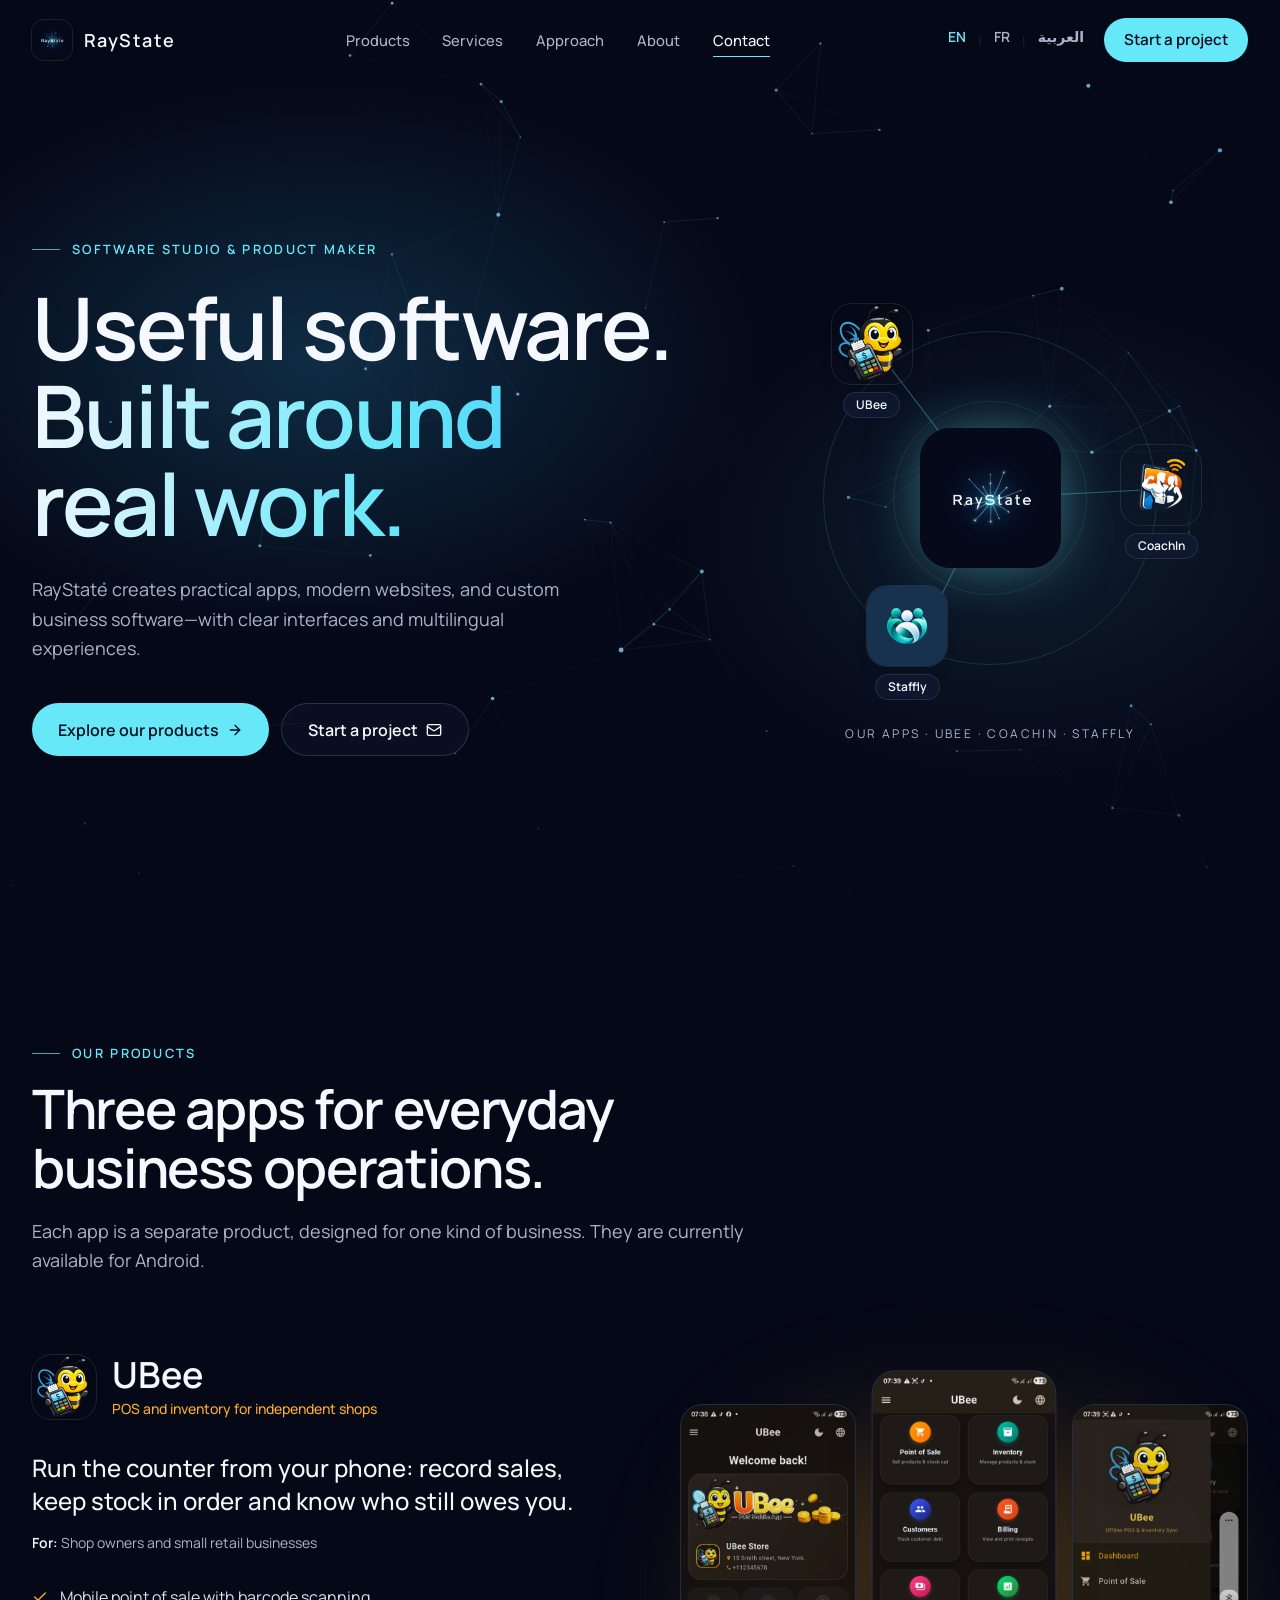
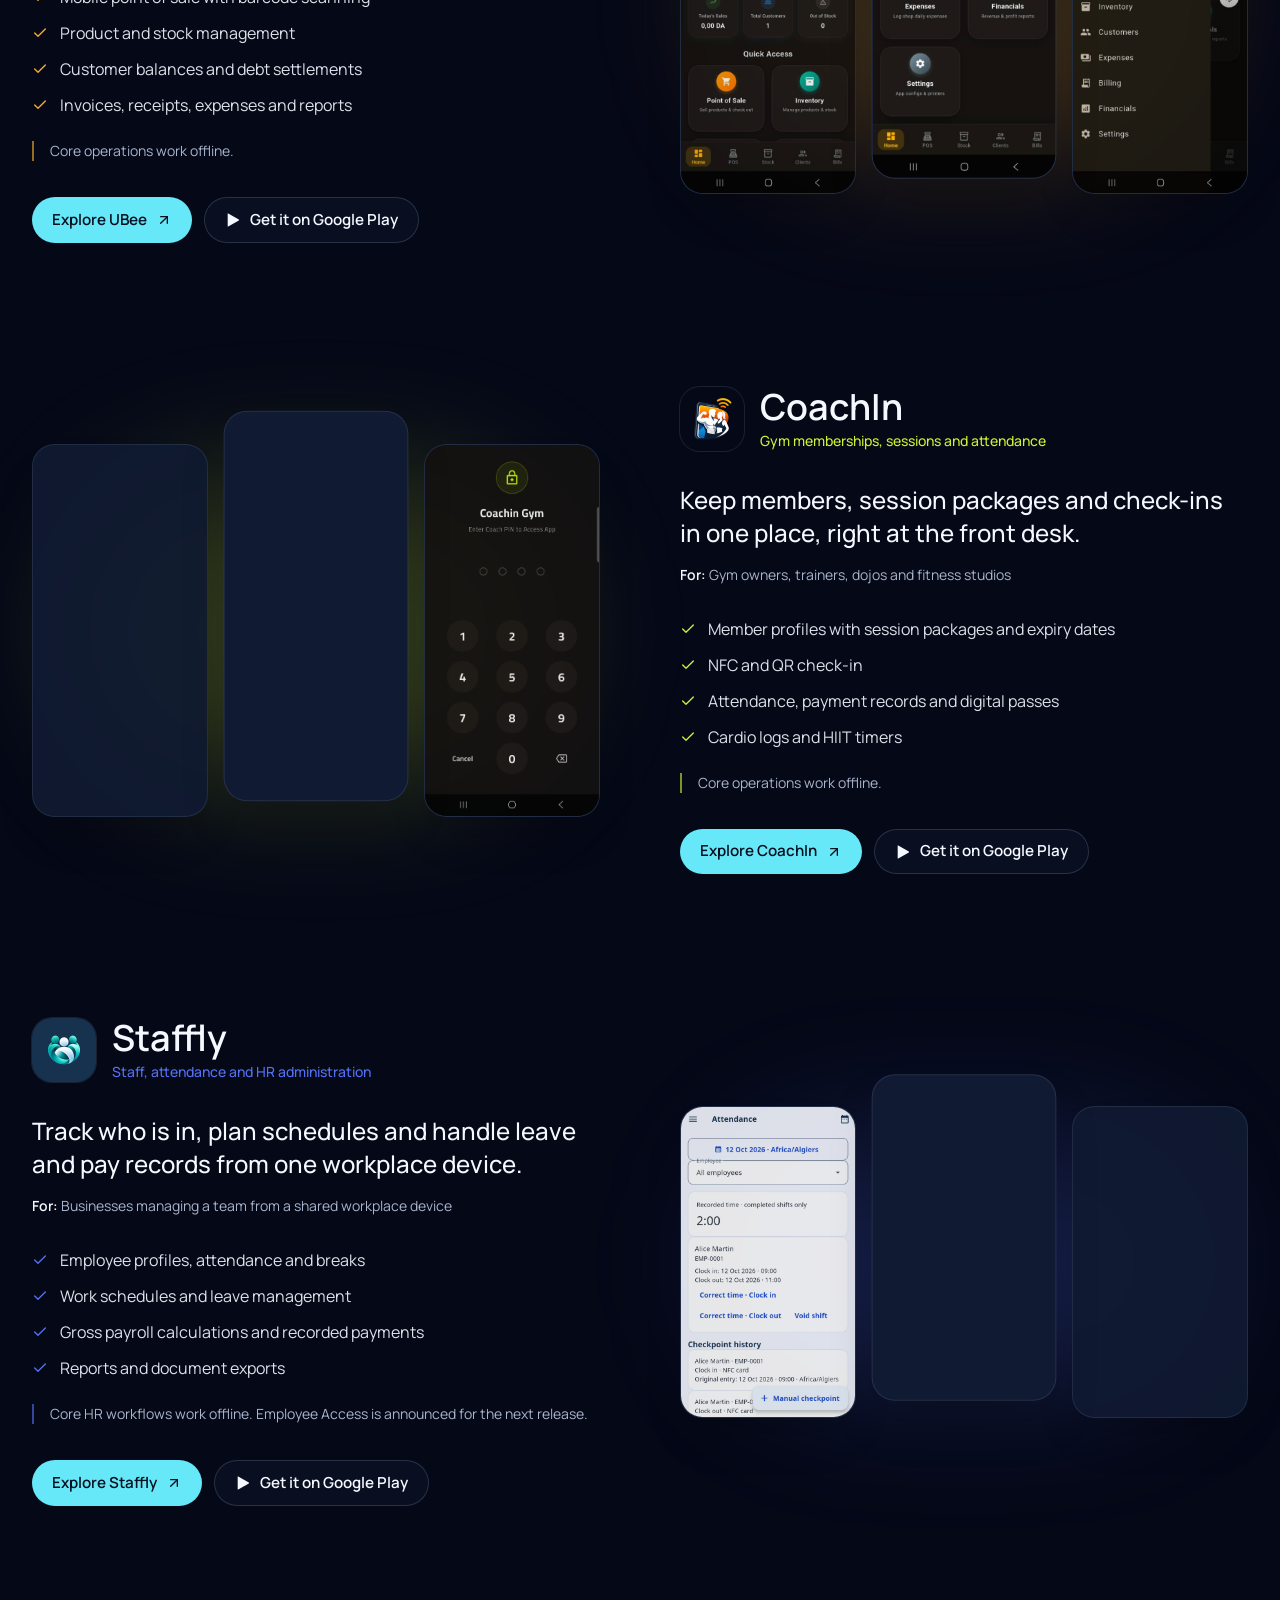
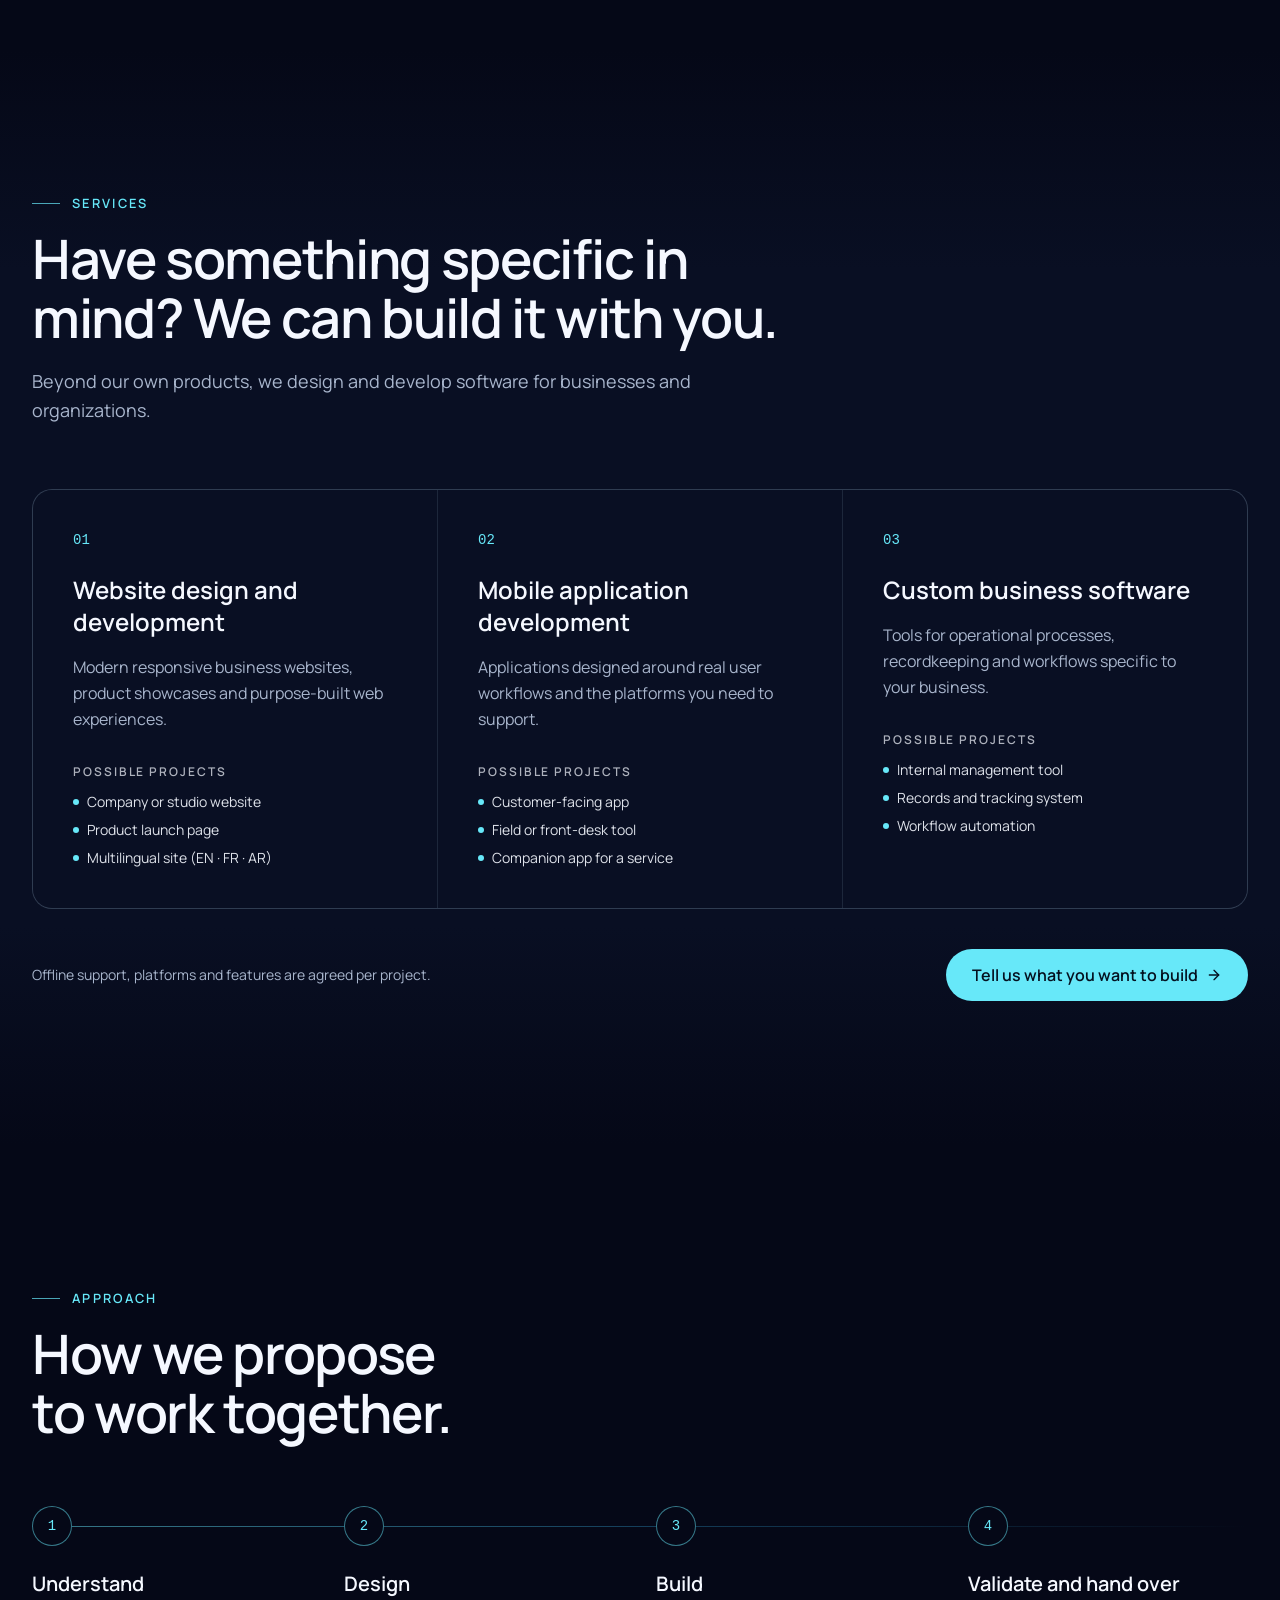
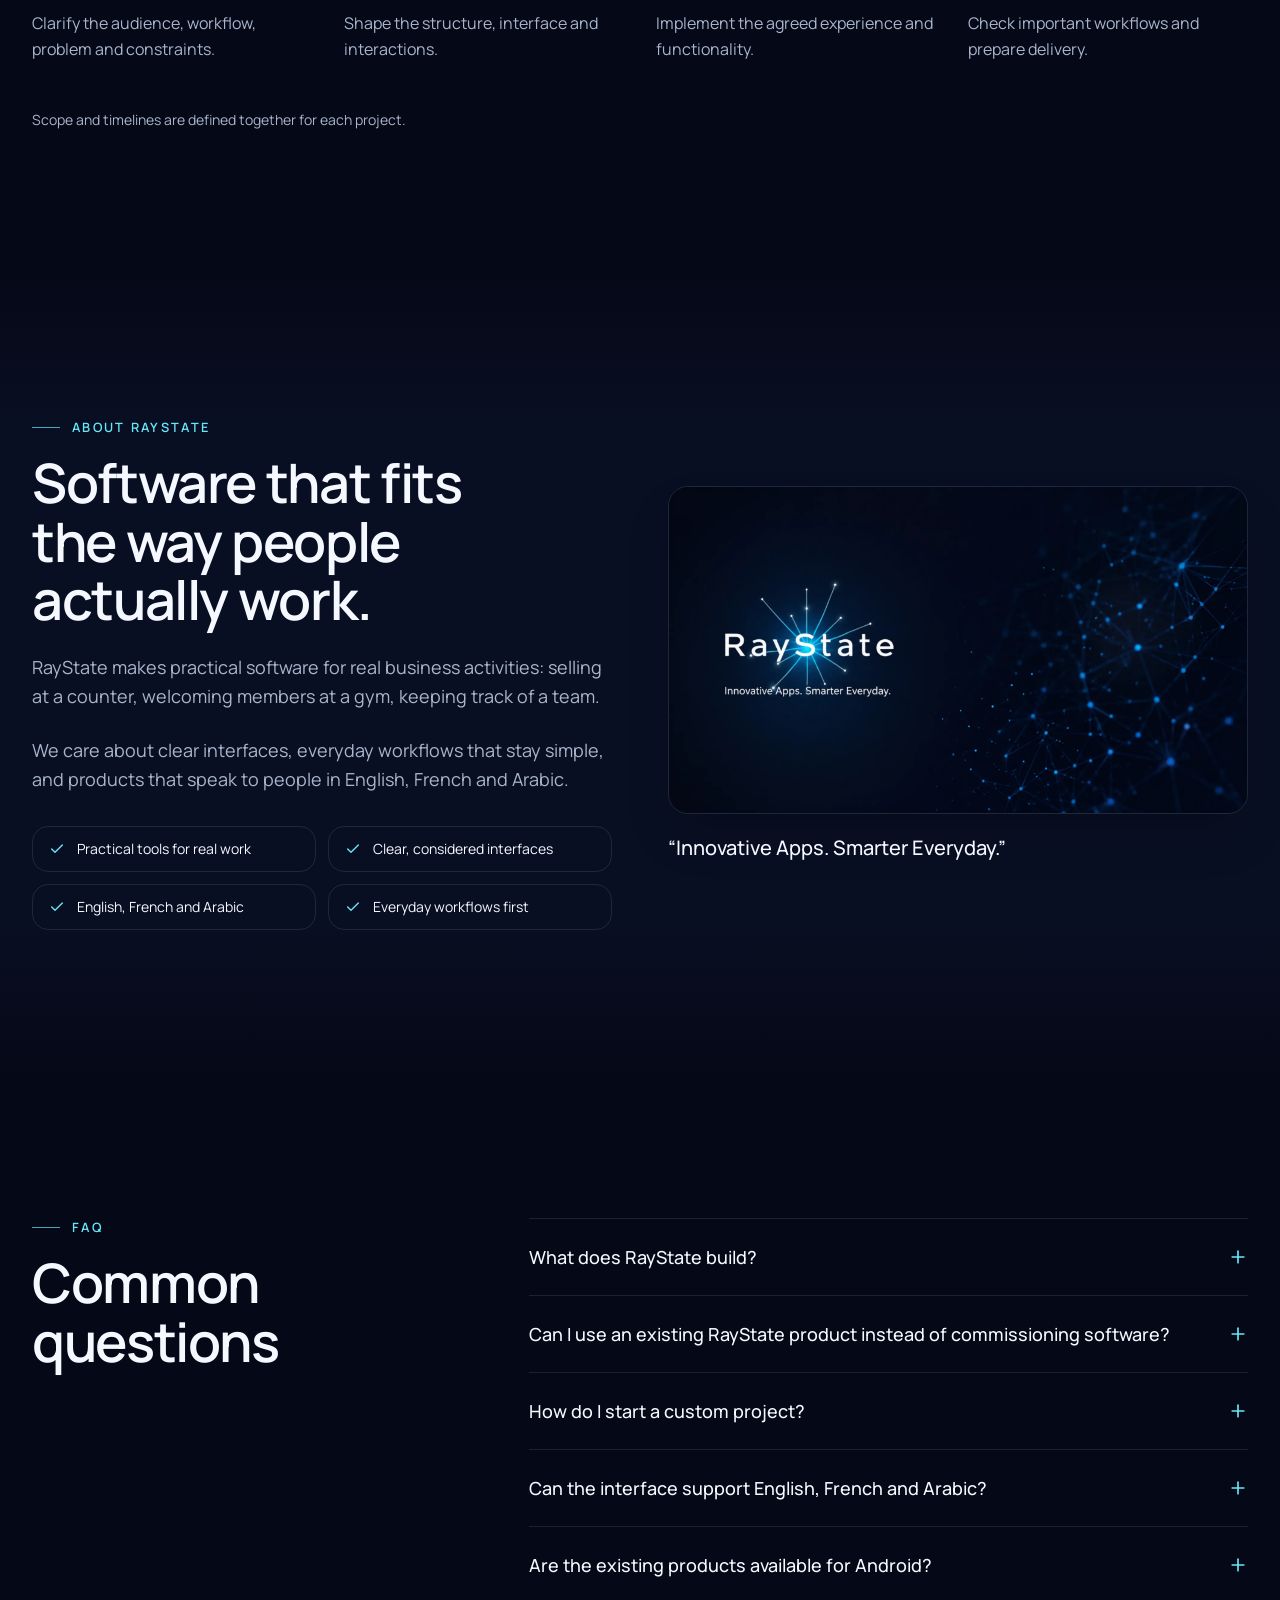
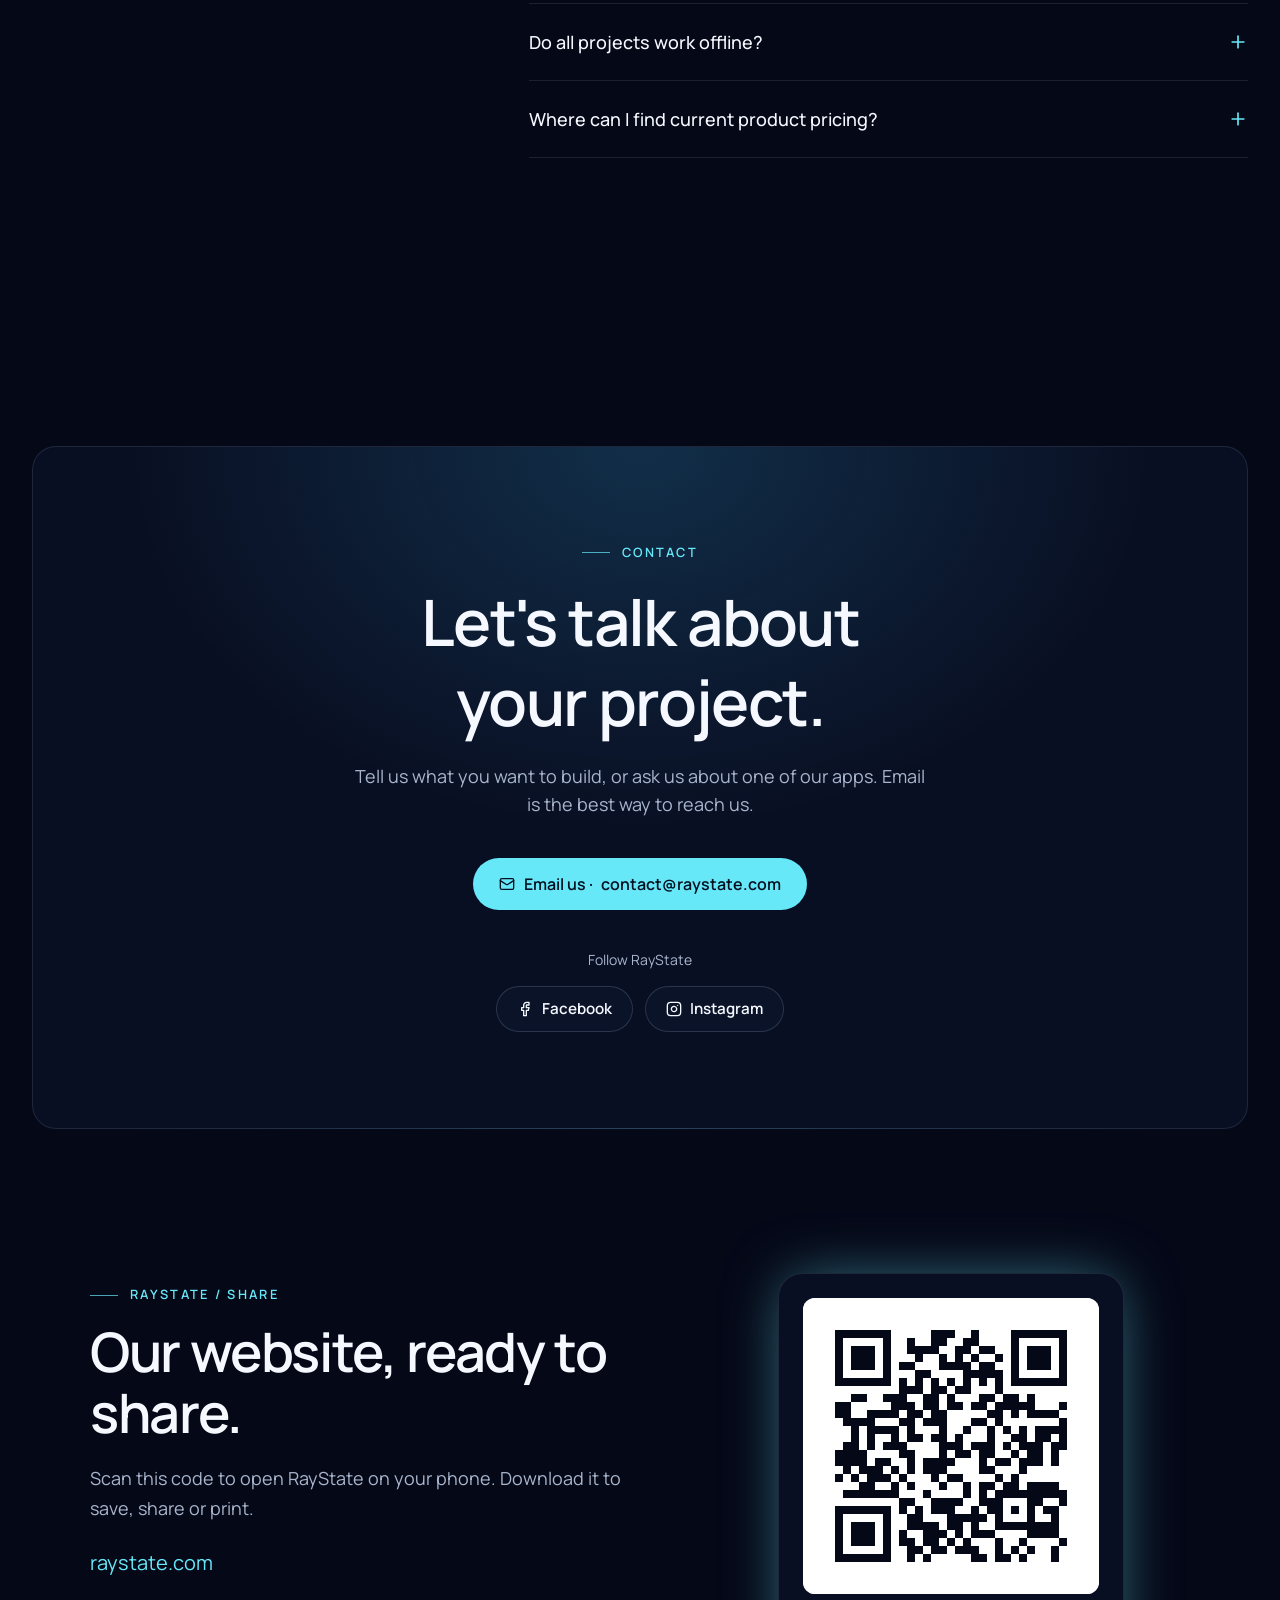
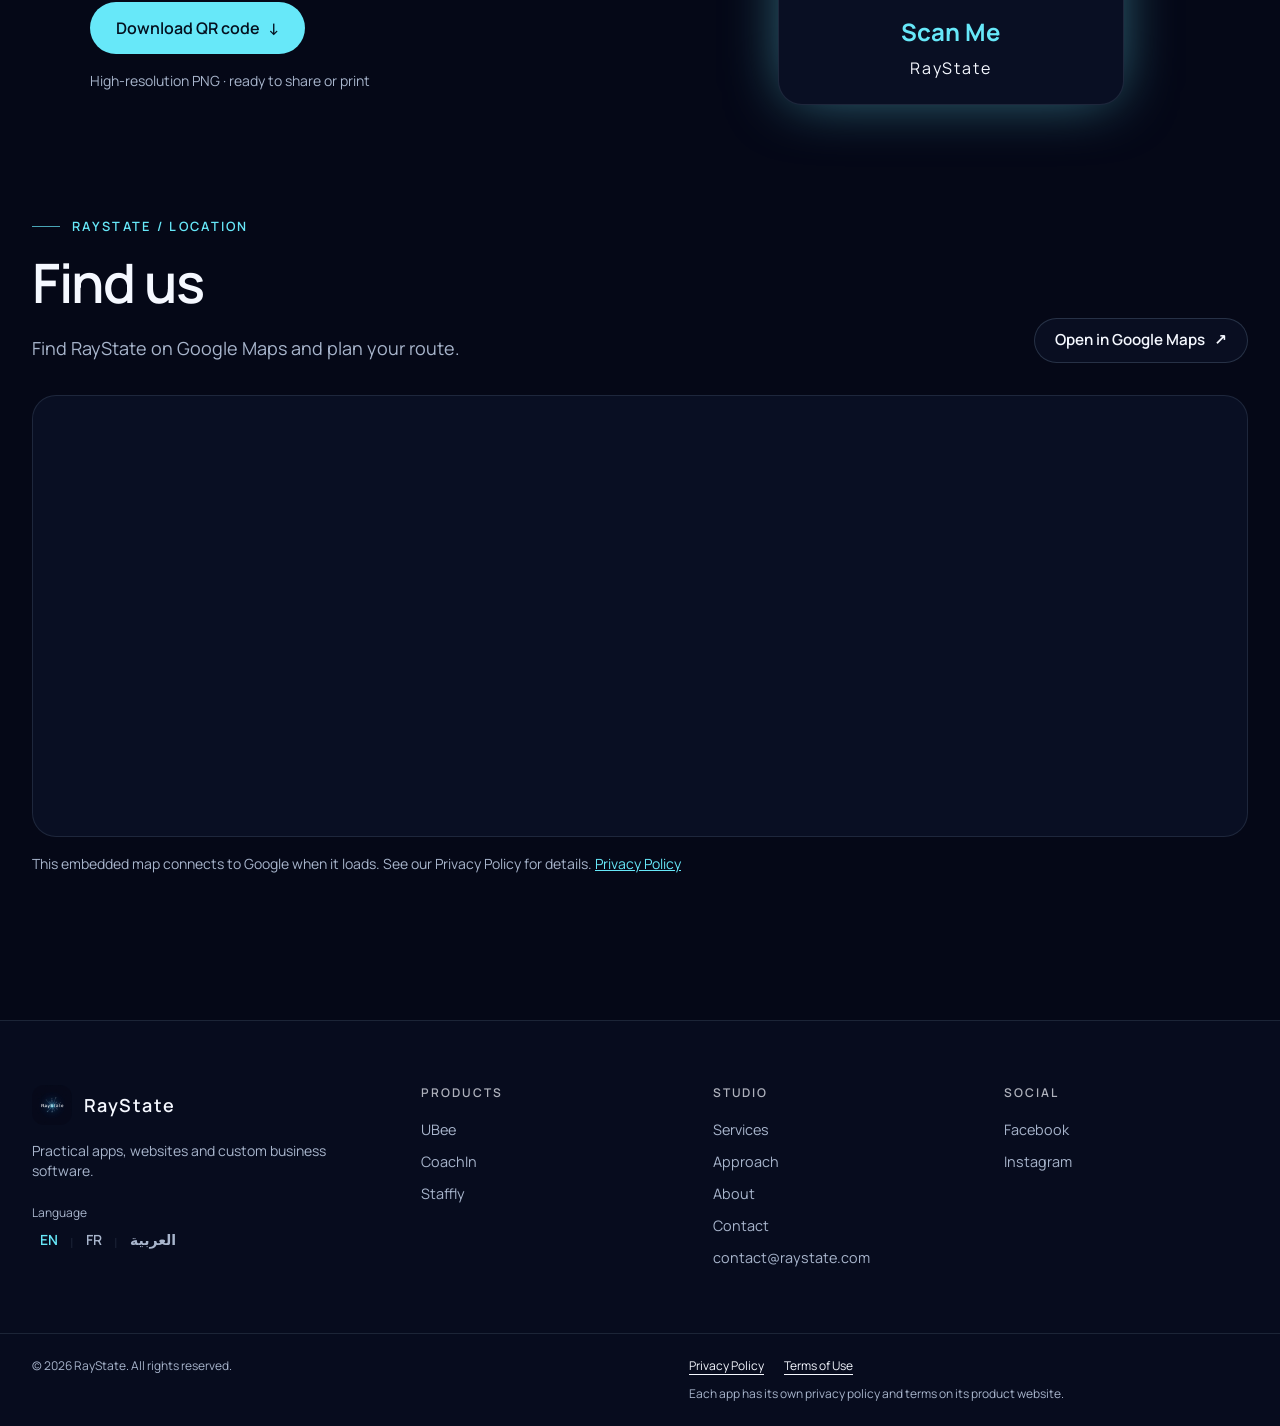
<file: index.html>
<!doctype html>
<html lang="en" dir="ltr">
<head>
<meta charset="utf-8">
<meta name="viewport" content="width=device-width, initial-scale=1">
<title>RayState — Practical apps, websites and custom business software</title>
<meta name="description" content="RayState builds UBee, CoachIn and Staffly, and designs custom websites, mobile apps and business software in English, French and Arabic.">
<meta name="theme-color" content="#050817">
<meta name="author" content="RayState">
<link rel="canonical" href="https://raystate.com/">
<link rel="alternate" hreflang="en" href="https://raystate.com/">
<link rel="alternate" hreflang="fr" href="https://raystate.com/fr/">
<link rel="alternate" hreflang="ar" href="https://raystate.com/ar/">
<link rel="alternate" hreflang="x-default" href="https://raystate.com/">
<meta property="og:title" content="RayState — Practical apps, websites and custom business software">
<meta property="og:description" content="RayState builds UBee, CoachIn and Staffly, and designs custom websites, mobile apps and business software in English, French and Arabic.">
<meta property="og:type" content="website">
<meta property="og:url" content="https://raystate.com/">
<meta property="og:locale" content="en_US">
<meta property="og:image" content="https://raystate.com/assets/raystate-banner.webp">
<meta name="twitter:card" content="summary_large_image">
<meta name="twitter:title" content="RayState — Practical apps, websites and custom business software">
<meta name="twitter:description" content="RayState builds UBee, CoachIn and Staffly, and designs custom websites, mobile apps and business software in English, French and Arabic.">
<meta name="twitter:image" content="https://raystate.com/assets/raystate-banner.webp">
<script type="application/ld+json">{"@context": "https://schema.org", "@graph": [{"@type": "Organization", "@id": "https://raystate.com/#org", "name": "RayState", "url": "https://raystate.com", "email": "contact@raystate.com", "logo": "https://raystate.com/assets/raystate-mark.jpg", "sameAs": ["https://www.facebook.com/raystate.tech/", "https://www.instagram.com/raystate.dev/"]}, {"@type": "WebSite", "name": "RayState — Practical apps, websites and custom business software", "url": "https://raystate.com/", "inLanguage": "en", "publisher": {"@id": "https://raystate.com/#org"}}]}</script>
<link rel="icon" href="./assets/favicon.ico">
<link rel="stylesheet" href="./assets/styles.css">
<script src="./assets/script.js" defer></script>
</head>
<body>
<div class=""><a href="#main" class="skip-link">Skip to content</a><header class="fixed inset-x-0 top-0 z-50 transition-colors duration-300 border-b border-transparent"><div class="container-x flex h-16 items-center justify-between gap-4 lg:h-20"><a href="#top" class="flex items-center gap-3" aria-label="RayState home"><img src="./assets/raystate-mark.jpg" alt="" width="40" height="40" class="size-10 rounded-lg ring-1 ring-border"/><span dir="ltr" class="text-lg font-semibold tracking-[0.08em] text-foreground">RayState</span></a><nav aria-label="Main navigation" class="hidden lg:block"><ul class="flex items-center gap-1"><li><a href="#products" class="nav-link ">Products</a></li><li><a href="#services" class="nav-link ">Services</a></li><li><a href="#approach" class="nav-link ">Approach</a></li><li><a href="#about" class="nav-link ">About</a></li><li><a href="#contact" class="nav-link ">Contact</a></li></ul>
</nav>
<div class="hidden items-center gap-3 lg:flex"><nav class="language-switch" aria-label="Choose language"><a href="./" hreflang="en" lang="en" aria-current="true">EN</a><span aria-hidden="true">|</span><a href="./fr/" hreflang="fr" lang="fr">FR</a><span aria-hidden="true">|</span><a href="./ar/" hreflang="ar" lang="ar">العربية</a></nav>
<a href="mailto:contact@raystate.com?subject=New%20project%20inquiry" class="btn btn-primary">Start a project</a></div><details class="mobile-nav"><summary aria-label="Open menu"><svg aria-hidden="true" viewBox="0 0 24 24" fill="none" stroke="currentColor" stroke-width="2"><path d="M4 6h16M4 12h16M4 18h16"/></svg></summary><div class="mobile-panel"><nav aria-label="Main navigation"><a class="nav-link" href="#products">Products</a><a class="nav-link" href="#services">Services</a><a class="nav-link" href="#approach">Approach</a><a class="nav-link" href="#about">About</a><a class="nav-link" href="#contact">Contact</a></nav>
<nav class="language-switch" aria-label="Choose language"><a href="./" hreflang="en" lang="en" aria-current="true">EN</a><span aria-hidden="true">|</span><a href="./fr/" hreflang="fr" lang="fr">FR</a><span aria-hidden="true">|</span><a href="./ar/" hreflang="ar" lang="ar">العربية</a></nav>
<a class="btn btn-primary" href="mailto:contact@raystate.com?subject=New%20project%20inquiry">Start a project</a></div></details></div></header>

<main id="main"><section id="top" class="relative isolate flex min-h-[100svh] items-center overflow-hidden pt-24"><div aria-hidden="true" class="hero-glow absolute inset-0 -z-10"></div><div class="absolute inset-0 -z-10 opacity-90"><canvas aria-hidden="true" class="absolute inset-0 h-full w-full"></canvas></div><div aria-hidden="true" class="absolute inset-x-0 bottom-0 -z-10 h-40 bg-gradient-to-b from-transparent to-background"></div><div class="container-x grid w-full items-center gap-14 py-16 lg:grid-cols-[1.25fr_1fr]"><div><p class="eyebrow hero-in" style="animation-delay:0ms">Software studio &amp; product maker</p>
<h1 class="mt-6 text-balance text-[clamp(2.6rem,7vw,5.4rem)] font-semibold leading-[1.02] tracking-tight text-foreground"><span class="hero-in block" style="animation-delay:80ms">Useful software.</span><span class="hero-in text-gradient block" style="animation-delay:180ms">Built around real work.</span></h1>
<p class="hero-in mt-7 max-w-xl text-lg leading-relaxed text-muted-foreground" style="animation-delay:280ms">RayState creates practical apps, modern websites, and custom business software—with clear interfaces and multilingual experiences.</p>
<div class="hero-in mt-10 flex flex-wrap gap-3" style="animation-delay:380ms"><a href="#products" class="btn btn-primary btn-lg">Explore our products <svg xmlns="http://www.w3.org/2000/svg" width="24" height="24" viewBox="0 0 24 24" fill="none" stroke="currentColor" stroke-width="2" stroke-linecap="round" stroke-linejoin="round" class="lucide lucide-arrow-right size-4 shrink-0 rtl:-scale-x-100" aria-hidden="true"><path d="M5 12h14"></path><path d="m12 5 7 7-7 7"></path></svg></a><a href="mailto:contact@raystate.com?subject=New%20project%20inquiry" class="btn btn-outline btn-lg">Start a project <svg xmlns="http://www.w3.org/2000/svg" width="24" height="24" viewBox="0 0 24 24" fill="none" stroke="currentColor" stroke-width="2" stroke-linecap="round" stroke-linejoin="round" class="lucide lucide-mail size-4" aria-hidden="true"><path d="m22 7-8.991 5.727a2 2 0 0 1-2.009 0L2 7"></path><rect x="2" y="4" width="20" height="16" rx="2"></rect></svg></a></div></div><div class="hero-in relative mx-auto aspect-square w-full max-w-[440px]" style="animation-delay:250ms"><div aria-hidden="true" class="absolute inset-[12%] rounded-full border border-accent-cyan/15"></div><div aria-hidden="true" class="absolute inset-[28%] rounded-full border border-accent-cyan/10"></div><svg aria-hidden="true" viewBox="0 0 100 100" class="absolute inset-0 h-full w-full"><g stroke="var(--accent-cyan)" stroke-opacity="0.35" stroke-width="0.25" fill="none"><line x1="50" y1="50" x2="24" y2="16"></line><line x1="50" y1="50" x2="88" y2="48"></line><line x1="50" y1="50" x2="32" y2="86"></line></g></svg><div class="absolute inset-[34%] overflow-hidden rounded-[22%] shadow-glow ring-1 ring-accent-cyan/30"><img src="./assets/raystate-mark.jpg" alt="RayState" width="512" height="512" class="h-full w-full object-cover"/></div><a href="#ubee" class="float-0 group absolute top-[6%] start-[14%] flex flex-col items-center gap-2"><img src="./assets/ubee-app-icon.png" alt="UBee app icon" width="88" height="88" class="size-16 rounded-2xl shadow-lg ring-1 ring-border transition-transform duration-300 group-hover:-translate-y-1 sm:size-20"/><span dir="ltr" class="rounded-full border border-border bg-surface/80 px-3 py-1 text-xs font-semibold text-foreground">UBee</span></a><a href="#coachin" class="float-1 group absolute top-[38%] end-[2%] flex flex-col items-center gap-2"><img src="./assets/coachin-icon.png" alt="CoachIn app icon" width="88" height="88" class="size-16 rounded-2xl shadow-lg ring-1 ring-border transition-transform duration-300 group-hover:-translate-y-1 sm:size-20"/><span dir="ltr" class="rounded-full border border-border bg-surface/80 px-3 py-1 text-xs font-semibold text-foreground">CoachIn</span></a><a href="#staffly" class="float-2 group absolute bottom-[4%] start-[22%] flex flex-col items-center gap-2"><img src="./assets/staffly-icon.png" alt="Staffly app icon" width="88" height="88" class="size-16 rounded-2xl shadow-lg ring-1 ring-border transition-transform duration-300 group-hover:-translate-y-1 sm:size-20"/><span dir="ltr" class="rounded-full border border-border bg-surface/80 px-3 py-1 text-xs font-semibold text-foreground">Staffly</span></a><p class="absolute -bottom-6 inset-x-0 text-center text-xs uppercase tracking-[0.2em] text-muted-foreground">Our apps · <bdi dir="ltr" class="inline-block">UBee · CoachIn · Staffly</bdi></p>
</div></div></section>
<section id="products" class="section"><div class="container-x"><div class="reveal max-w-3xl "><p class="eyebrow">Our products</p>
<h2 class="mt-4 text-balance text-[clamp(2rem,4.4vw,3.4rem)] font-semibold leading-[1.08] tracking-tight text-foreground">Three apps for everyday business operations.</h2>
<p class="mt-5 text-lg leading-relaxed text-muted-foreground">Each app is a separate product, designed for one kind of business. They are currently available for Android.</p>
</div><div class="mt-20 flex flex-col gap-28 lg:gap-36"><article id="ubee" class="product scroll-mt-28 grid items-center gap-12 lg:grid-cols-2 lg:gap-20" style="--product:oklch(0.8 0.16 75)" aria-labelledby="ubee-title"><div class="reveal "><div class="flex items-center gap-4"><img src="./assets/ubee-app-icon.png" alt="UBee app icon" width="64" height="64" loading="lazy" class="size-16 rounded-2xl ring-1 ring-border"/><div><h3 id="ubee-title" dir="ltr" class="text-3xl font-semibold text-foreground sm:text-4xl rtl:text-end">UBee</h3>
<p class="mt-1 text-sm font-medium text-product">POS and inventory for independent shops</p>
</div></div><p class="mt-8 text-2xl font-medium leading-snug text-foreground">Run the counter from your phone: record sales, keep stock in order and know who still owes you.</p>
<p class="mt-4 text-sm text-muted-foreground"><span class="font-semibold text-foreground">For:</span> Shop owners and small retail businesses</p>
<ul class="mt-8 grid gap-3"><li class="flex gap-3 text-foreground/90"><svg xmlns="http://www.w3.org/2000/svg" width="24" height="24" viewBox="0 0 24 24" fill="none" stroke="currentColor" stroke-width="2" stroke-linecap="round" stroke-linejoin="round" class="lucide lucide-check mt-1 size-4 shrink-0 text-product" aria-hidden="true"><path d="M20 6 9 17l-5-5"></path></svg><span>Mobile point of sale with barcode scanning</span></li><li class="flex gap-3 text-foreground/90"><svg xmlns="http://www.w3.org/2000/svg" width="24" height="24" viewBox="0 0 24 24" fill="none" stroke="currentColor" stroke-width="2" stroke-linecap="round" stroke-linejoin="round" class="lucide lucide-check mt-1 size-4 shrink-0 text-product" aria-hidden="true"><path d="M20 6 9 17l-5-5"></path></svg><span>Product and stock management</span></li><li class="flex gap-3 text-foreground/90"><svg xmlns="http://www.w3.org/2000/svg" width="24" height="24" viewBox="0 0 24 24" fill="none" stroke="currentColor" stroke-width="2" stroke-linecap="round" stroke-linejoin="round" class="lucide lucide-check mt-1 size-4 shrink-0 text-product" aria-hidden="true"><path d="M20 6 9 17l-5-5"></path></svg><span>Customer balances and debt settlements</span></li><li class="flex gap-3 text-foreground/90"><svg xmlns="http://www.w3.org/2000/svg" width="24" height="24" viewBox="0 0 24 24" fill="none" stroke="currentColor" stroke-width="2" stroke-linecap="round" stroke-linejoin="round" class="lucide lucide-check mt-1 size-4 shrink-0 text-product" aria-hidden="true"><path d="M20 6 9 17l-5-5"></path></svg><span>Invoices, receipts, expenses and reports</span></li></ul>
<p class="mt-6 border-s-2 border-product/60 ps-4 text-sm text-muted-foreground">Core operations work offline.</p>
<div class="mt-9 flex flex-wrap gap-3"><a href="https://ubee.raystate.com" target="_blank" rel="noopener" class="btn btn-primary">Explore UBee <svg xmlns="http://www.w3.org/2000/svg" width="24" height="24" viewBox="0 0 24 24" fill="none" stroke="currentColor" stroke-width="2" stroke-linecap="round" stroke-linejoin="round" class="lucide lucide-arrow-up-right size-4 rtl:-scale-x-100" aria-hidden="true"><path d="M7 7h10v10"></path><path d="M7 17 17 7"></path></svg><span class="sr-only">(opens in a new tab)</span></a><a href="https://play.google.com/store/apps/details?id=com.raystate.ubee" target="_blank" rel="noopener" class="btn btn-outline"><svg aria-hidden="true" viewBox="0 0 24 24" class="size-4 shrink-0"><path fill="currentColor" d="M4 2.8v18.4c0 .5.5.8.9.6l15.8-9.2a.7.7 0 0 0 0-1.2L4.9 2.2C4.5 2 4 2.3 4 2.8Z"></path></svg> Get it on Google Play<span class="sr-only">(opens in a new tab)</span></a></div></div><div class="reveal relative " dir="ltr"><div aria-hidden="true" class="product-halo absolute inset-[8%] -z-10 rounded-full blur-3xl"></div><div class="grid grid-cols-3 items-center gap-3 sm:gap-5"><figure class="phone overflow-hidden rounded-[1.4rem] border border-border bg-surface shadow-2xl opacity-90"><img src="./assets/ubee-play-01.jpg" alt="UBee home screen" width="485" height="1080" loading="lazy" decoding="async" class="h-auto w-full"/></figure>
<figure class="phone overflow-hidden rounded-[1.4rem] border border-border bg-surface shadow-2xl z-10 scale-105 sm:-translate-y-6"><img src="./assets/ubee-play-03.jpg" alt="UBee main menu" width="485" height="1080" loading="lazy" decoding="async" class="h-auto w-full"/></figure>
<figure class="phone overflow-hidden rounded-[1.4rem] border border-border bg-surface shadow-2xl opacity-90"><img src="./assets/ubee-play-04.jpg" alt="UBee app screen" width="485" height="1080" loading="lazy" decoding="async" class="h-auto w-full"/></figure>
</div></div></article>
<article id="coachin" class="product scroll-mt-28 grid items-center gap-12 lg:grid-cols-2 lg:gap-20" style="--product:oklch(0.9 0.2 120)" aria-labelledby="coachin-title"><div class="reveal lg:order-2"><div class="flex items-center gap-4"><img src="./assets/coachin-icon.png" alt="CoachIn app icon" width="64" height="64" loading="lazy" class="size-16 rounded-2xl ring-1 ring-border"/><div><h3 id="coachin-title" dir="ltr" class="text-3xl font-semibold text-foreground sm:text-4xl rtl:text-end">CoachIn</h3>
<p class="mt-1 text-sm font-medium text-product">Gym memberships, sessions and attendance</p>
</div></div><p class="mt-8 text-2xl font-medium leading-snug text-foreground">Keep members, session packages and check-ins in one place, right at the front desk.</p>
<p class="mt-4 text-sm text-muted-foreground"><span class="font-semibold text-foreground">For:</span> Gym owners, trainers, dojos and fitness studios</p>
<ul class="mt-8 grid gap-3"><li class="flex gap-3 text-foreground/90"><svg xmlns="http://www.w3.org/2000/svg" width="24" height="24" viewBox="0 0 24 24" fill="none" stroke="currentColor" stroke-width="2" stroke-linecap="round" stroke-linejoin="round" class="lucide lucide-check mt-1 size-4 shrink-0 text-product" aria-hidden="true"><path d="M20 6 9 17l-5-5"></path></svg><span>Member profiles with session packages and expiry dates</span></li><li class="flex gap-3 text-foreground/90"><svg xmlns="http://www.w3.org/2000/svg" width="24" height="24" viewBox="0 0 24 24" fill="none" stroke="currentColor" stroke-width="2" stroke-linecap="round" stroke-linejoin="round" class="lucide lucide-check mt-1 size-4 shrink-0 text-product" aria-hidden="true"><path d="M20 6 9 17l-5-5"></path></svg><span>NFC and QR check-in</span></li><li class="flex gap-3 text-foreground/90"><svg xmlns="http://www.w3.org/2000/svg" width="24" height="24" viewBox="0 0 24 24" fill="none" stroke="currentColor" stroke-width="2" stroke-linecap="round" stroke-linejoin="round" class="lucide lucide-check mt-1 size-4 shrink-0 text-product" aria-hidden="true"><path d="M20 6 9 17l-5-5"></path></svg><span>Attendance, payment records and digital passes</span></li><li class="flex gap-3 text-foreground/90"><svg xmlns="http://www.w3.org/2000/svg" width="24" height="24" viewBox="0 0 24 24" fill="none" stroke="currentColor" stroke-width="2" stroke-linecap="round" stroke-linejoin="round" class="lucide lucide-check mt-1 size-4 shrink-0 text-product" aria-hidden="true"><path d="M20 6 9 17l-5-5"></path></svg><span>Cardio logs and HIIT timers</span></li></ul>
<p class="mt-6 border-s-2 border-product/60 ps-4 text-sm text-muted-foreground">Core operations work offline.</p>
<div class="mt-9 flex flex-wrap gap-3"><a href="https://coachin.raystate.com" target="_blank" rel="noopener" class="btn btn-primary">Explore CoachIn <svg xmlns="http://www.w3.org/2000/svg" width="24" height="24" viewBox="0 0 24 24" fill="none" stroke="currentColor" stroke-width="2" stroke-linecap="round" stroke-linejoin="round" class="lucide lucide-arrow-up-right size-4 rtl:-scale-x-100" aria-hidden="true"><path d="M7 7h10v10"></path><path d="M7 17 17 7"></path></svg><span class="sr-only">(opens in a new tab)</span></a><a href="https://play.google.com/store/apps/details?id=com.raystate.coachin" target="_blank" rel="noopener" class="btn btn-outline"><svg aria-hidden="true" viewBox="0 0 24 24" class="size-4 shrink-0"><path fill="currentColor" d="M4 2.8v18.4c0 .5.5.8.9.6l15.8-9.2a.7.7 0 0 0 0-1.2L4.9 2.2C4.5 2 4 2.3 4 2.8Z"></path></svg> Get it on Google Play<span class="sr-only">(opens in a new tab)</span></a></div></div><div class="reveal relative lg:order-1" dir="ltr"><div aria-hidden="true" class="product-halo absolute inset-[8%] -z-10 rounded-full blur-3xl"></div><div class="grid grid-cols-3 items-center gap-3 sm:gap-5"><figure class="phone overflow-hidden rounded-[1.4rem] border border-border bg-surface shadow-2xl opacity-90"><img src="./assets/checkin_en.webp" alt="CoachIn NFC check-in screen" width="902" height="1920" loading="lazy" decoding="async" class="h-auto w-full"/></figure>
<figure class="phone overflow-hidden rounded-[1.4rem] border border-border bg-surface shadow-2xl z-10 scale-105 sm:-translate-y-6"><img src="./assets/subscribe_en.webp" alt="CoachIn new subscriber form" width="902" height="1920" loading="lazy" decoding="async" class="h-auto w-full"/></figure>
<figure class="phone overflow-hidden rounded-[1.4rem] border border-border bg-surface shadow-2xl opacity-90"><img src="./assets/pin_en.webp" alt="CoachIn PIN screen" width="902" height="1920" loading="lazy" decoding="async" class="h-auto w-full"/></figure>
</div></div></article>
<article id="staffly" class="product scroll-mt-28 grid items-center gap-12 lg:grid-cols-2 lg:gap-20" style="--product:oklch(0.6 0.2 270)" aria-labelledby="staffly-title"><div class="reveal "><div class="flex items-center gap-4"><img src="./assets/staffly-icon.png" alt="Staffly app icon" width="64" height="64" loading="lazy" class="size-16 rounded-2xl ring-1 ring-border"/><div><h3 id="staffly-title" dir="ltr" class="text-3xl font-semibold text-foreground sm:text-4xl rtl:text-end">Staffly</h3>
<p class="mt-1 text-sm font-medium text-product">Staff, attendance and HR administration</p>
</div></div><p class="mt-8 text-2xl font-medium leading-snug text-foreground">Track who is in, plan schedules and handle leave and pay records from one workplace device.</p>
<p class="mt-4 text-sm text-muted-foreground"><span class="font-semibold text-foreground">For:</span> Businesses managing a team from a shared workplace device</p>
<ul class="mt-8 grid gap-3"><li class="flex gap-3 text-foreground/90"><svg xmlns="http://www.w3.org/2000/svg" width="24" height="24" viewBox="0 0 24 24" fill="none" stroke="currentColor" stroke-width="2" stroke-linecap="round" stroke-linejoin="round" class="lucide lucide-check mt-1 size-4 shrink-0 text-product" aria-hidden="true"><path d="M20 6 9 17l-5-5"></path></svg><span>Employee profiles, attendance and breaks</span></li><li class="flex gap-3 text-foreground/90"><svg xmlns="http://www.w3.org/2000/svg" width="24" height="24" viewBox="0 0 24 24" fill="none" stroke="currentColor" stroke-width="2" stroke-linecap="round" stroke-linejoin="round" class="lucide lucide-check mt-1 size-4 shrink-0 text-product" aria-hidden="true"><path d="M20 6 9 17l-5-5"></path></svg><span>Work schedules and leave management</span></li><li class="flex gap-3 text-foreground/90"><svg xmlns="http://www.w3.org/2000/svg" width="24" height="24" viewBox="0 0 24 24" fill="none" stroke="currentColor" stroke-width="2" stroke-linecap="round" stroke-linejoin="round" class="lucide lucide-check mt-1 size-4 shrink-0 text-product" aria-hidden="true"><path d="M20 6 9 17l-5-5"></path></svg><span>Gross payroll calculations and recorded payments</span></li><li class="flex gap-3 text-foreground/90"><svg xmlns="http://www.w3.org/2000/svg" width="24" height="24" viewBox="0 0 24 24" fill="none" stroke="currentColor" stroke-width="2" stroke-linecap="round" stroke-linejoin="round" class="lucide lucide-check mt-1 size-4 shrink-0 text-product" aria-hidden="true"><path d="M20 6 9 17l-5-5"></path></svg><span>Reports and document exports</span></li></ul>
<p class="mt-6 border-s-2 border-product/60 ps-4 text-sm text-muted-foreground">Core HR workflows work offline. Employee Access is announced for the next release.</p>
<div class="mt-9 flex flex-wrap gap-3"><a href="https://staffly.raystate.com" target="_blank" rel="noopener" class="btn btn-primary">Explore Staffly <svg xmlns="http://www.w3.org/2000/svg" width="24" height="24" viewBox="0 0 24 24" fill="none" stroke="currentColor" stroke-width="2" stroke-linecap="round" stroke-linejoin="round" class="lucide lucide-arrow-up-right size-4 rtl:-scale-x-100" aria-hidden="true"><path d="M7 7h10v10"></path><path d="M7 17 17 7"></path></svg><span class="sr-only">(opens in a new tab)</span></a><a href="https://play.google.com/store/apps/details?id=com.raystate.staffly" target="_blank" rel="noopener" class="btn btn-outline"><svg aria-hidden="true" viewBox="0 0 24 24" class="size-4 shrink-0"><path fill="currentColor" d="M4 2.8v18.4c0 .5.5.8.9.6l15.8-9.2a.7.7 0 0 0 0-1.2L4.9 2.2C4.5 2 4 2.3 4 2.8Z"></path></svg> Get it on Google Play<span class="sr-only">(opens in a new tab)</span></a></div></div><div class="reveal relative " dir="ltr"><div aria-hidden="true" class="product-halo absolute inset-[8%] -z-10 rounded-full blur-3xl"></div><div class="grid grid-cols-3 items-center gap-3 sm:gap-5"><figure class="phone overflow-hidden rounded-[1.4rem] border border-border bg-surface shadow-2xl opacity-90"><img src="./assets/en-attendance.webp" alt="Staffly attendance screen" width="1080" height="1920" loading="lazy" decoding="async" class="h-auto w-full"/></figure>
<figure class="phone overflow-hidden rounded-[1.4rem] border border-border bg-surface shadow-2xl z-10 scale-105 sm:-translate-y-6"><img src="./assets/en-profile.webp" alt="Staffly employee profile" width="1080" height="1920" loading="lazy" decoding="async" class="h-auto w-full"/></figure>
<figure class="phone overflow-hidden rounded-[1.4rem] border border-border bg-surface shadow-2xl opacity-90"><img src="./assets/en-checkpoint.webp" alt="Staffly checkpoint screen" width="1080" height="1920" loading="lazy" decoding="async" class="h-auto w-full"/></figure>
</div></div></article>
</div></div></section>
<section id="services" class="section relative bg-band"><div class="container-x"><div class="reveal max-w-3xl "><p class="eyebrow">Services</p>
<h2 class="mt-4 text-balance text-[clamp(2rem,4.4vw,3.4rem)] font-semibold leading-[1.08] tracking-tight text-foreground">Have something specific in mind? We can build it with you.</h2>
<p class="mt-5 text-lg leading-relaxed text-muted-foreground">Beyond our own products, we design and develop software for businesses and organizations.</p>
</div><div class="mt-16 grid gap-px overflow-hidden rounded-2xl border border-border bg-border lg:grid-cols-3"><div class="reveal service flex flex-col bg-surface-2 p-8 sm:p-10" style="transition-delay:0ms"><span class="font-mono text-sm text-accent-cyan">01</span><h3 class="mt-6 text-2xl font-semibold text-foreground">Website design and development</h3>
<p class="mt-4 leading-relaxed text-muted-foreground">Modern responsive business websites, product showcases and purpose-built web experiences.</p>
<p class="mt-8 text-xs font-semibold uppercase tracking-[0.16em] text-foreground/70">Possible projects</p>
<ul class="mt-3 grid gap-2"><li class="flex items-center gap-2 text-sm text-foreground/90"><span aria-hidden="true" class="size-1.5 rounded-full bg-accent-cyan"></span>Company or studio website</li><li class="flex items-center gap-2 text-sm text-foreground/90"><span aria-hidden="true" class="size-1.5 rounded-full bg-accent-cyan"></span>Product launch page</li><li class="flex items-center gap-2 text-sm text-foreground/90"><span aria-hidden="true" class="size-1.5 rounded-full bg-accent-cyan"></span>Multilingual site (EN · FR · AR)</li></ul>
</div><div class="reveal service flex flex-col bg-surface-2 p-8 sm:p-10" style="transition-delay:80ms"><span class="font-mono text-sm text-accent-cyan">02</span><h3 class="mt-6 text-2xl font-semibold text-foreground">Mobile application development</h3>
<p class="mt-4 leading-relaxed text-muted-foreground">Applications designed around real user workflows and the platforms you need to support.</p>
<p class="mt-8 text-xs font-semibold uppercase tracking-[0.16em] text-foreground/70">Possible projects</p>
<ul class="mt-3 grid gap-2"><li class="flex items-center gap-2 text-sm text-foreground/90"><span aria-hidden="true" class="size-1.5 rounded-full bg-accent-cyan"></span>Customer-facing app</li><li class="flex items-center gap-2 text-sm text-foreground/90"><span aria-hidden="true" class="size-1.5 rounded-full bg-accent-cyan"></span>Field or front-desk tool</li><li class="flex items-center gap-2 text-sm text-foreground/90"><span aria-hidden="true" class="size-1.5 rounded-full bg-accent-cyan"></span>Companion app for a service</li></ul>
</div><div class="reveal service flex flex-col bg-surface-2 p-8 sm:p-10" style="transition-delay:160ms"><span class="font-mono text-sm text-accent-cyan">03</span><h3 class="mt-6 text-2xl font-semibold text-foreground">Custom business software</h3>
<p class="mt-4 leading-relaxed text-muted-foreground">Tools for operational processes, recordkeeping and workflows specific to your business.</p>
<p class="mt-8 text-xs font-semibold uppercase tracking-[0.16em] text-foreground/70">Possible projects</p>
<ul class="mt-3 grid gap-2"><li class="flex items-center gap-2 text-sm text-foreground/90"><span aria-hidden="true" class="size-1.5 rounded-full bg-accent-cyan"></span>Internal management tool</li><li class="flex items-center gap-2 text-sm text-foreground/90"><span aria-hidden="true" class="size-1.5 rounded-full bg-accent-cyan"></span>Records and tracking system</li><li class="flex items-center gap-2 text-sm text-foreground/90"><span aria-hidden="true" class="size-1.5 rounded-full bg-accent-cyan"></span>Workflow automation</li></ul>
</div></div><div class="reveal mt-10 flex flex-col items-start justify-between gap-6 sm:flex-row sm:items-center"><p class="text-sm text-muted-foreground">Offline support, platforms and features are agreed per project.</p>
<a href="mailto:contact@raystate.com?subject=New%20project%20inquiry" class="btn btn-primary btn-lg">Tell us what you want to build <svg xmlns="http://www.w3.org/2000/svg" width="24" height="24" viewBox="0 0 24 24" fill="none" stroke="currentColor" stroke-width="2" stroke-linecap="round" stroke-linejoin="round" class="lucide lucide-arrow-right size-4 shrink-0 rtl:-scale-x-100" aria-hidden="true"><path d="M5 12h14"></path><path d="m12 5 7 7-7 7"></path></svg></a></div></div></section>
<section id="approach" class="section"><div class="container-x"><div class="reveal max-w-3xl "><p class="eyebrow">Approach</p>
<h2 class="mt-4 text-balance text-[clamp(2rem,4.4vw,3.4rem)] font-semibold leading-[1.08] tracking-tight text-foreground">How we propose to work together.</h2>
</div><ol class="relative mt-16 grid gap-10 md:grid-cols-2 lg:grid-cols-4 lg:gap-8"><div aria-hidden="true" class="absolute inset-x-0 top-5 hidden h-px bg-gradient-to-r from-accent-cyan/50 via-accent-blue/30 to-transparent rtl:bg-gradient-to-l lg:block"></div><li class="reveal relative" style="transition-delay:0ms"><span class="relative grid size-10 place-items-center rounded-full border border-accent-cyan/50 bg-background font-mono text-sm text-accent-cyan">1</span><h3 class="mt-6 text-xl font-semibold text-foreground">Understand</h3>
<p class="mt-3 leading-relaxed text-muted-foreground">Clarify the audience, workflow, problem and constraints.</p>
</li><li class="reveal relative" style="transition-delay:90ms"><span class="relative grid size-10 place-items-center rounded-full border border-accent-cyan/50 bg-background font-mono text-sm text-accent-cyan">2</span><h3 class="mt-6 text-xl font-semibold text-foreground">Design</h3>
<p class="mt-3 leading-relaxed text-muted-foreground">Shape the structure, interface and interactions.</p>
</li><li class="reveal relative" style="transition-delay:180ms"><span class="relative grid size-10 place-items-center rounded-full border border-accent-cyan/50 bg-background font-mono text-sm text-accent-cyan">3</span><h3 class="mt-6 text-xl font-semibold text-foreground">Build</h3>
<p class="mt-3 leading-relaxed text-muted-foreground">Implement the agreed experience and functionality.</p>
</li><li class="reveal relative" style="transition-delay:270ms"><span class="relative grid size-10 place-items-center rounded-full border border-accent-cyan/50 bg-background font-mono text-sm text-accent-cyan">4</span><h3 class="mt-6 text-xl font-semibold text-foreground">Validate and hand over</h3>
<p class="mt-3 leading-relaxed text-muted-foreground">Check important workflows and prepare delivery.</p>
</li></ol>
<p class="reveal mt-12 text-sm text-muted-foreground">Scope and timelines are defined together for each project.</p>
</div></section>
<section id="about" class="section bg-band"><div class="container-x grid items-center gap-14 lg:grid-cols-2"><div><div class="reveal max-w-3xl "><p class="eyebrow">About RayState</p>
<h2 class="mt-4 text-balance text-[clamp(2rem,4.4vw,3.4rem)] font-semibold leading-[1.08] tracking-tight text-foreground">Software that fits the way people actually work.</h2>
</div><p class="reveal mt-6 text-lg leading-relaxed text-muted-foreground">RayState makes practical software for real business activities: selling at a counter, welcoming members at a gym, keeping track of a team.</p>
<p class="reveal mt-6 text-lg leading-relaxed text-muted-foreground">We care about clear interfaces, everyday workflows that stay simple, and products that speak to people in English, French and Arabic.</p>
<ul class="reveal mt-8 grid gap-3 sm:grid-cols-2"><li class="flex items-center gap-3 rounded-xl border border-border px-4 py-3 text-sm text-foreground"><svg xmlns="http://www.w3.org/2000/svg" width="24" height="24" viewBox="0 0 24 24" fill="none" stroke="currentColor" stroke-width="2" stroke-linecap="round" stroke-linejoin="round" class="lucide lucide-check size-4 text-accent-cyan" aria-hidden="true"><path d="M20 6 9 17l-5-5"></path></svg> Practical tools for real work</li><li class="flex items-center gap-3 rounded-xl border border-border px-4 py-3 text-sm text-foreground"><svg xmlns="http://www.w3.org/2000/svg" width="24" height="24" viewBox="0 0 24 24" fill="none" stroke="currentColor" stroke-width="2" stroke-linecap="round" stroke-linejoin="round" class="lucide lucide-check size-4 text-accent-cyan" aria-hidden="true"><path d="M20 6 9 17l-5-5"></path></svg> Clear, considered interfaces</li><li class="flex items-center gap-3 rounded-xl border border-border px-4 py-3 text-sm text-foreground"><svg xmlns="http://www.w3.org/2000/svg" width="24" height="24" viewBox="0 0 24 24" fill="none" stroke="currentColor" stroke-width="2" stroke-linecap="round" stroke-linejoin="round" class="lucide lucide-check size-4 text-accent-cyan" aria-hidden="true"><path d="M20 6 9 17l-5-5"></path></svg> English, French and Arabic</li><li class="flex items-center gap-3 rounded-xl border border-border px-4 py-3 text-sm text-foreground"><svg xmlns="http://www.w3.org/2000/svg" width="24" height="24" viewBox="0 0 24 24" fill="none" stroke="currentColor" stroke-width="2" stroke-linecap="round" stroke-linejoin="round" class="lucide lucide-check size-4 text-accent-cyan" aria-hidden="true"><path d="M20 6 9 17l-5-5"></path></svg> Everyday workflows first</li></ul>
</div><figure class="reveal"><div class="overflow-hidden rounded-2xl border border-border shadow-2xl" dir="ltr"><img src="./assets/raystate-banner.webp" alt="RayState brand artwork: the RayState logo with connected light nodes" width="1920" height="1080" loading="lazy" class="h-auto w-full"/></div><figcaption class="mt-5 text-xl font-medium text-foreground">“Innovative Apps. Smarter Everyday.”</figcaption></figure>
</div></section>
<section id="faq" class="section"><div class="container-x grid gap-12 lg:grid-cols-[1fr_1.6fr]"><div class="reveal max-w-3xl "><p class="eyebrow">FAQ</p>
<h2 class="mt-4 text-balance text-[clamp(2rem,4.4vw,3.4rem)] font-semibold leading-[1.08] tracking-tight text-foreground">Common questions</h2>
</div><div class="reveal divide-y divide-border border-y border-border"><details class="faq group"><summary class="flex cursor-pointer list-none items-center justify-between gap-6 py-6 text-lg font-medium text-foreground">What does RayState build?<svg xmlns="http://www.w3.org/2000/svg" width="24" height="24" viewBox="0 0 24 24" fill="none" stroke="currentColor" stroke-width="2" stroke-linecap="round" stroke-linejoin="round" class="lucide lucide-plus size-5 shrink-0 text-accent-cyan transition-transform group-open:rotate-45" aria-hidden="true"><path d="M5 12h14"></path><path d="M12 5v14"></path></svg></summary><p class="pb-6 pe-10 leading-relaxed text-muted-foreground">We make our own apps — UBee, CoachIn and Staffly — and we design and develop websites, mobile applications and custom business software for clients.</p>
</details><details class="faq group"><summary class="flex cursor-pointer list-none items-center justify-between gap-6 py-6 text-lg font-medium text-foreground">Can I use an existing RayState product instead of commissioning software?<svg xmlns="http://www.w3.org/2000/svg" width="24" height="24" viewBox="0 0 24 24" fill="none" stroke="currentColor" stroke-width="2" stroke-linecap="round" stroke-linejoin="round" class="lucide lucide-plus size-5 shrink-0 text-accent-cyan transition-transform group-open:rotate-45" aria-hidden="true"><path d="M5 12h14"></path><path d="M12 5v14"></path></svg></summary><p class="pb-6 pe-10 leading-relaxed text-muted-foreground">Yes. If UBee, CoachIn or Staffly fits your business, you can start with it directly. Visit each product&#x27;s website to see whether it covers your needs.</p>
</details><details class="faq group"><summary class="flex cursor-pointer list-none items-center justify-between gap-6 py-6 text-lg font-medium text-foreground">How do I start a custom project?<svg xmlns="http://www.w3.org/2000/svg" width="24" height="24" viewBox="0 0 24 24" fill="none" stroke="currentColor" stroke-width="2" stroke-linecap="round" stroke-linejoin="round" class="lucide lucide-plus size-5 shrink-0 text-accent-cyan transition-transform group-open:rotate-45" aria-hidden="true"><path d="M5 12h14"></path><path d="M12 5v14"></path></svg></summary><p class="pb-6 pe-10 leading-relaxed text-muted-foreground">Email contact@raystate.com with a short description of what you want to build, who will use it and any constraints. We will discuss the requirements together before agreeing on scope.</p>
</details><details class="faq group"><summary class="flex cursor-pointer list-none items-center justify-between gap-6 py-6 text-lg font-medium text-foreground">Can the interface support English, French and Arabic?<svg xmlns="http://www.w3.org/2000/svg" width="24" height="24" viewBox="0 0 24 24" fill="none" stroke="currentColor" stroke-width="2" stroke-linecap="round" stroke-linejoin="round" class="lucide lucide-plus size-5 shrink-0 text-accent-cyan transition-transform group-open:rotate-45" aria-hidden="true"><path d="M5 12h14"></path><path d="M12 5v14"></path></svg></summary><p class="pb-6 pe-10 leading-relaxed text-muted-foreground">Yes, multilingual interfaces including full right-to-left Arabic layouts are something we work with regularly. Languages are agreed as part of each project.</p>
</details><details class="faq group"><summary class="flex cursor-pointer list-none items-center justify-between gap-6 py-6 text-lg font-medium text-foreground">Are the existing products available for Android?<svg xmlns="http://www.w3.org/2000/svg" width="24" height="24" viewBox="0 0 24 24" fill="none" stroke="currentColor" stroke-width="2" stroke-linecap="round" stroke-linejoin="round" class="lucide lucide-plus size-5 shrink-0 text-accent-cyan transition-transform group-open:rotate-45" aria-hidden="true"><path d="M5 12h14"></path><path d="M12 5v14"></path></svg></summary><p class="pb-6 pe-10 leading-relaxed text-muted-foreground">Yes. UBee, CoachIn and Staffly are currently available on Google Play for Android.</p>
</details><details class="faq group"><summary class="flex cursor-pointer list-none items-center justify-between gap-6 py-6 text-lg font-medium text-foreground">Do all projects work offline?<svg xmlns="http://www.w3.org/2000/svg" width="24" height="24" viewBox="0 0 24 24" fill="none" stroke="currentColor" stroke-width="2" stroke-linecap="round" stroke-linejoin="round" class="lucide lucide-plus size-5 shrink-0 text-accent-cyan transition-transform group-open:rotate-45" aria-hidden="true"><path d="M5 12h14"></path><path d="M12 5v14"></path></svg></summary><p class="pb-6 pe-10 leading-relaxed text-muted-foreground">Not necessarily. Our current apps support core operations offline, but for custom projects offline support depends on the requirements and is agreed per project.</p>
</details><details class="faq group"><summary class="flex cursor-pointer list-none items-center justify-between gap-6 py-6 text-lg font-medium text-foreground">Where can I find current product pricing?<svg xmlns="http://www.w3.org/2000/svg" width="24" height="24" viewBox="0 0 24 24" fill="none" stroke="currentColor" stroke-width="2" stroke-linecap="round" stroke-linejoin="round" class="lucide lucide-plus size-5 shrink-0 text-accent-cyan transition-transform group-open:rotate-45" aria-hidden="true"><path d="M5 12h14"></path><path d="M12 5v14"></path></svg></summary><p class="pb-6 pe-10 leading-relaxed text-muted-foreground">Current prices and purchase details are shown inside each app and on its product website.</p>
</details></div></div></section>
<section id="contact" class="section"><div class="container-x"><div class="reveal contact-panel relative overflow-hidden rounded-3xl border border-border px-6 py-16 text-center sm:px-14 sm:py-24"><p class="eyebrow justify-center">Contact</p>
<h2 class="mx-auto mt-5 max-w-3xl text-balance text-[clamp(2.2rem,5vw,4rem)] font-semibold leading-tight tracking-tight text-foreground">Let&#x27;s talk about your project.</h2>
<p class="mx-auto mt-5 max-w-xl text-lg text-muted-foreground">Tell us what you want to build, or ask us about one of our apps. Email is the best way to reach us.</p>
<a href="mailto:contact@raystate.com?subject=New%20project%20inquiry" class="btn btn-primary btn-lg mt-10"><svg xmlns="http://www.w3.org/2000/svg" width="24" height="24" viewBox="0 0 24 24" fill="none" stroke="currentColor" stroke-width="2" stroke-linecap="round" stroke-linejoin="round" class="lucide lucide-mail size-4" aria-hidden="true"><path d="m22 7-8.991 5.727a2 2 0 0 1-2.009 0L2 7"></path><rect x="2" y="4" width="20" height="16" rx="2"></rect></svg> Email us · <bdi dir="ltr" class="inline-block">contact@raystate.com</bdi></a><div class="mt-10"><p class="text-sm text-muted-foreground">Follow RayState</p>
<ul class="flex flex-wrap gap-3 mt-4 justify-center"><li><a href="https://www.facebook.com/raystate.tech/" target="_blank" rel="noopener" class="btn btn-outline"><svg xmlns="http://www.w3.org/2000/svg" width="24" height="24" viewBox="0 0 24 24" fill="none" stroke="currentColor" stroke-width="2" stroke-linecap="round" stroke-linejoin="round" class="lucide lucide-facebook size-4" aria-hidden="true"><path d="M18 2h-3a5 5 0 0 0-5 5v3H7v4h3v8h4v-8h3l1-4h-4V7a1 1 0 0 1 1-1h3z"></path></svg> <span dir="ltr">Facebook</span><span class="sr-only">(opens in a new tab)</span></a></li><li><a href="https://www.instagram.com/raystate.dev/" target="_blank" rel="noopener" class="btn btn-outline"><svg xmlns="http://www.w3.org/2000/svg" width="24" height="24" viewBox="0 0 24 24" fill="none" stroke="currentColor" stroke-width="2" stroke-linecap="round" stroke-linejoin="round" class="lucide lucide-instagram size-4" aria-hidden="true"><rect width="20" height="20" x="2" y="2" rx="5" ry="5"></rect><path d="M16 11.37A4 4 0 1 1 12.63 8 4 4 0 0 1 16 11.37z"></path><line x1="17.5" x2="17.51" y1="6.5" y2="6.5"></line></svg> <span dir="ltr">Instagram</span><span class="sr-only">(opens in a new tab)</span></a></li></ul>
</div></div></div></section>

<section class="section contact-extras" aria-labelledby="qr-heading">
  <div class="container-x">
    <div class="qr-layout reveal">
      <div>
        <p class="eyebrow">RayState / Share</p>

        <h2 id="qr-heading" class="extra-heading">Our website, ready to share.</h2>

        <p class="extra-lead">Scan this code to open RayState on your phone. Download it to save, share or print.</p>

        <a class="qr-url" href="https://raystate.com/" dir="ltr">raystate.com</a>
        <p><a class="btn btn-primary btn-lg" href="./assets/raystate-website-qr.png" download="RayState-QR.png">Download QR code <span aria-hidden="true">↓</span></a></p>

        <p class="extra-note">High-resolution PNG · ready to share or print</p>

      </div>
      <figure class="qr-card">
        <a href="https://raystate.com/"><img src="./assets/raystate-website-qr.svg" width="296" height="296" loading="lazy" alt="QR code linking to https://raystate.com/"></a>
        <figcaption><strong>Scan Me</strong><span dir="ltr">RayState</span></figcaption>
      </figure>

    </div>
    <div id="map" class="location-section" aria-labelledby="location-heading">
      <div class="location-heading">
        <div><p class="eyebrow">RayState / Location</p>
<h2 id="location-heading" class="extra-heading">Find us</h2>
<p class="extra-lead">Find RayState on Google Maps and plan your route.</p>
</div>
        <a class="btn btn-outline" href="https://www.google.com/maps/dir/?api=1&amp;destination=36.810866%2C5.778244" target="_blank" rel="noopener noreferrer">Open in Google Maps <span aria-hidden="true">↗</span><span class="sr-only">(opens in a new tab)</span></a>
      </div>
      <div class="location-map"><iframe src="https://www.google.com/maps?q=36.810866%2C5.778244&amp;z=17&amp;hl=en&amp;output=embed" title="RayState location on Google Maps" width="1200" height="440" loading="lazy" referrerpolicy="strict-origin-when-cross-origin" allowfullscreen></iframe></div>
      <p class="extra-note">This embedded map connects to Google when it loads. See our Privacy Policy for details. <a href="./privacy-policy/">Privacy Policy</a></p>

    </div>
  </div>
</section>

</main>
<footer class="border-t border-border bg-surface-2/60"><div class="container-x grid gap-12 py-16 md:grid-cols-2 lg:grid-cols-[1.4fr_1fr_1fr_1fr]"><div><div class="flex items-center gap-3"><img src="./assets/raystate-mark.jpg" alt="" width="40" height="40" loading="lazy" class="size-10 rounded-lg"/><span dir="ltr" class="text-lg font-semibold tracking-[0.08em] text-foreground">RayState</span></div><p class="mt-4 max-w-xs text-sm text-muted-foreground">Practical apps, websites and custom business software.</p>
<p class="mt-6 text-xs text-muted-foreground">Language</p>
<nav class="language-switch" aria-label="Choose language"><a href="./" hreflang="en" lang="en" aria-current="true">EN</a><span aria-hidden="true">|</span><a href="./fr/" hreflang="fr" lang="fr">FR</a><span aria-hidden="true">|</span><a href="./ar/" hreflang="ar" lang="ar">العربية</a></nav>
</div><div><h2 class="text-xs font-semibold uppercase tracking-[0.16em] text-foreground/70">Products</h2>
<ul class="mt-4 grid gap-2"><li><a href="https://ubee.raystate.com" target="_blank" rel="noopener" class="footer-link" dir="ltr">UBee</a></li><li><a href="https://coachin.raystate.com" target="_blank" rel="noopener" class="footer-link" dir="ltr">CoachIn</a></li><li><a href="https://staffly.raystate.com" target="_blank" rel="noopener" class="footer-link" dir="ltr">Staffly</a></li></ul>
</div><div><h2 class="text-xs font-semibold uppercase tracking-[0.16em] text-foreground/70">Studio</h2>
<ul class="mt-4 grid gap-2"><li><a href="#services" class="footer-link">Services</a></li><li><a href="#approach" class="footer-link">Approach</a></li><li><a href="#about" class="footer-link">About</a></li><li><a href="#contact" class="footer-link">Contact</a></li><li><a href="mailto:contact@raystate.com" class="footer-link"><bdi dir="ltr" class="inline-block">contact@raystate.com</bdi></a></li></ul>
</div><div><h2 class="text-xs font-semibold uppercase tracking-[0.16em] text-foreground/70">Social</h2>
<ul class="mt-4 grid gap-2"><li><a href="https://www.facebook.com/raystate.tech/" target="_blank" rel="noopener" class="footer-link">Facebook</a></li><li><a href="https://www.instagram.com/raystate.dev/" target="_blank" rel="noopener" class="footer-link">Instagram</a></li></ul>
</div></div><div class="container-x flex flex-col gap-2 border-t border-border py-6 text-xs text-muted-foreground sm:flex-row sm:justify-between"><p>© <span dir="ltr">2026 RayState</span>. All rights reserved.</p>
<div class="legal-footer"><a href="./privacy-policy/">Privacy Policy</a><a href="./terms-of-use/">Terms of Use</a><p>Each app has its own privacy policy and terms on its product website.</p>
</div></div></footer>
</div>

</body>
</html>
</file>
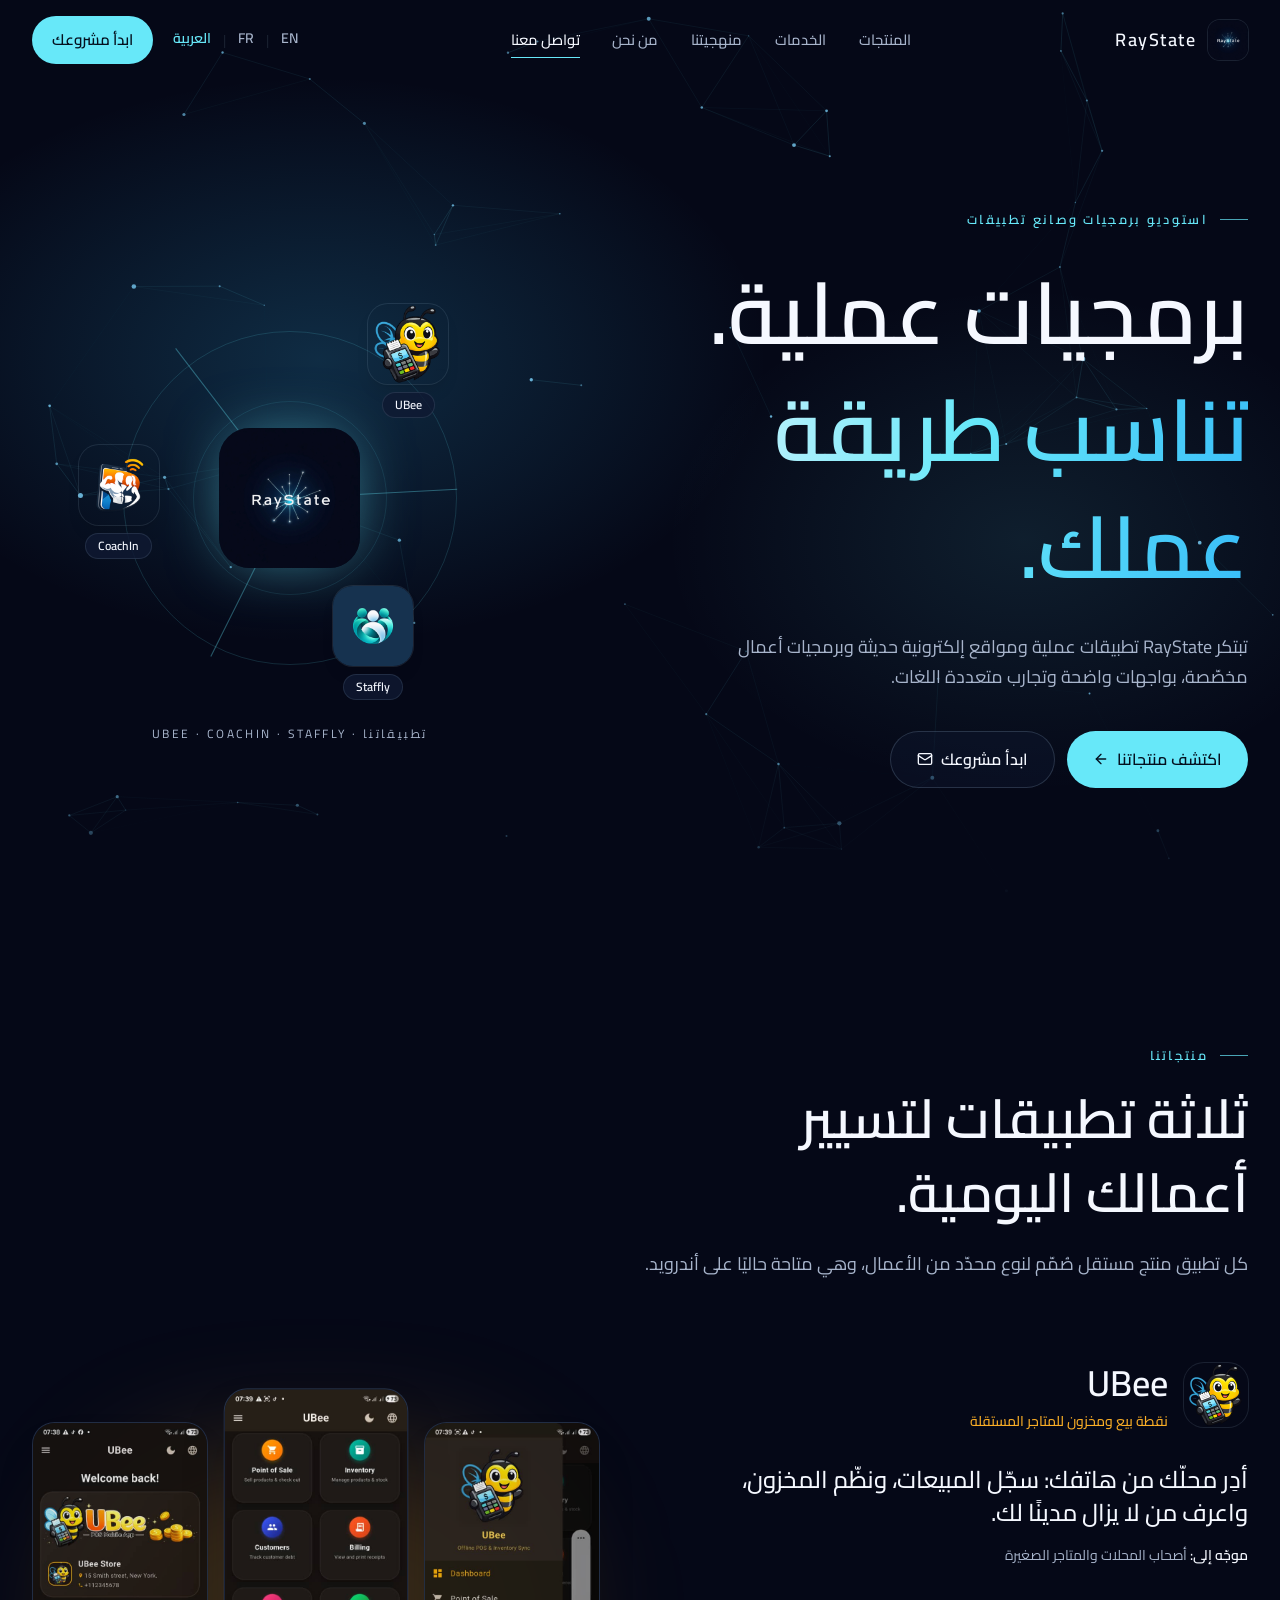
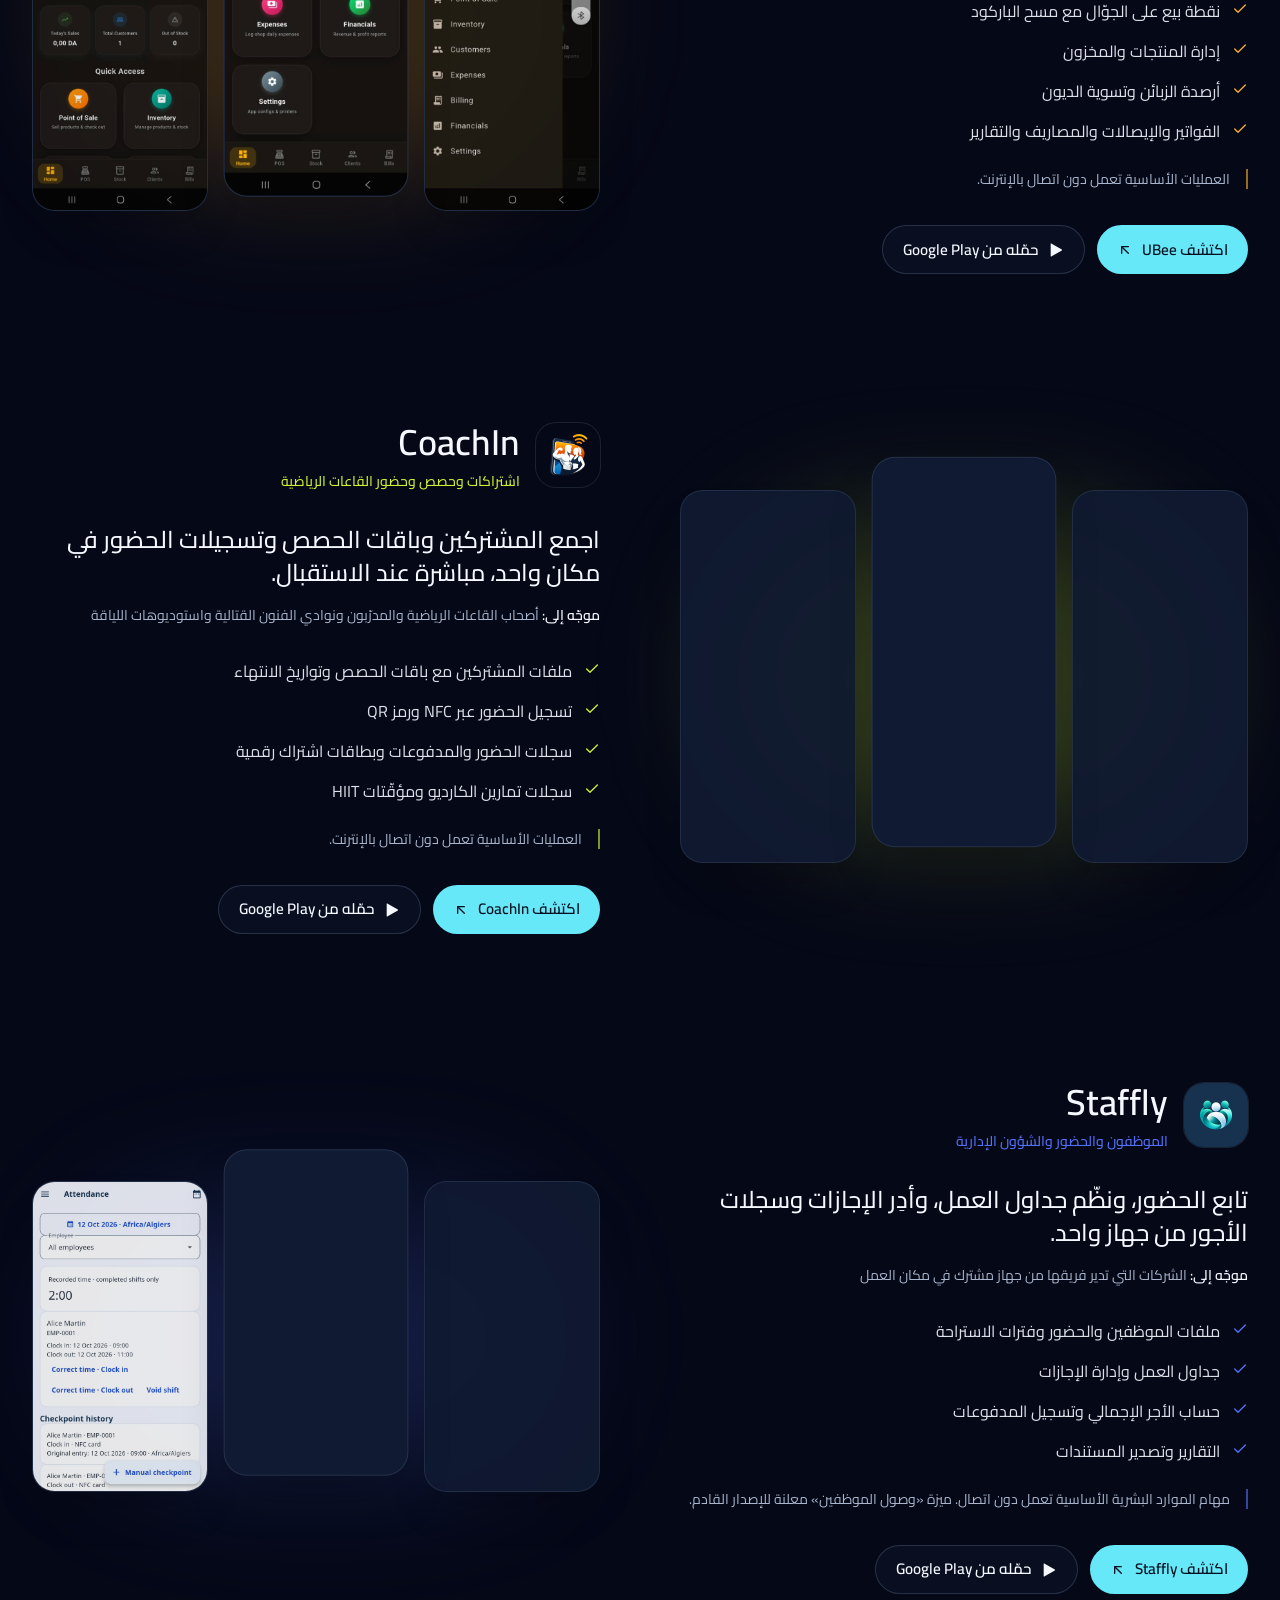
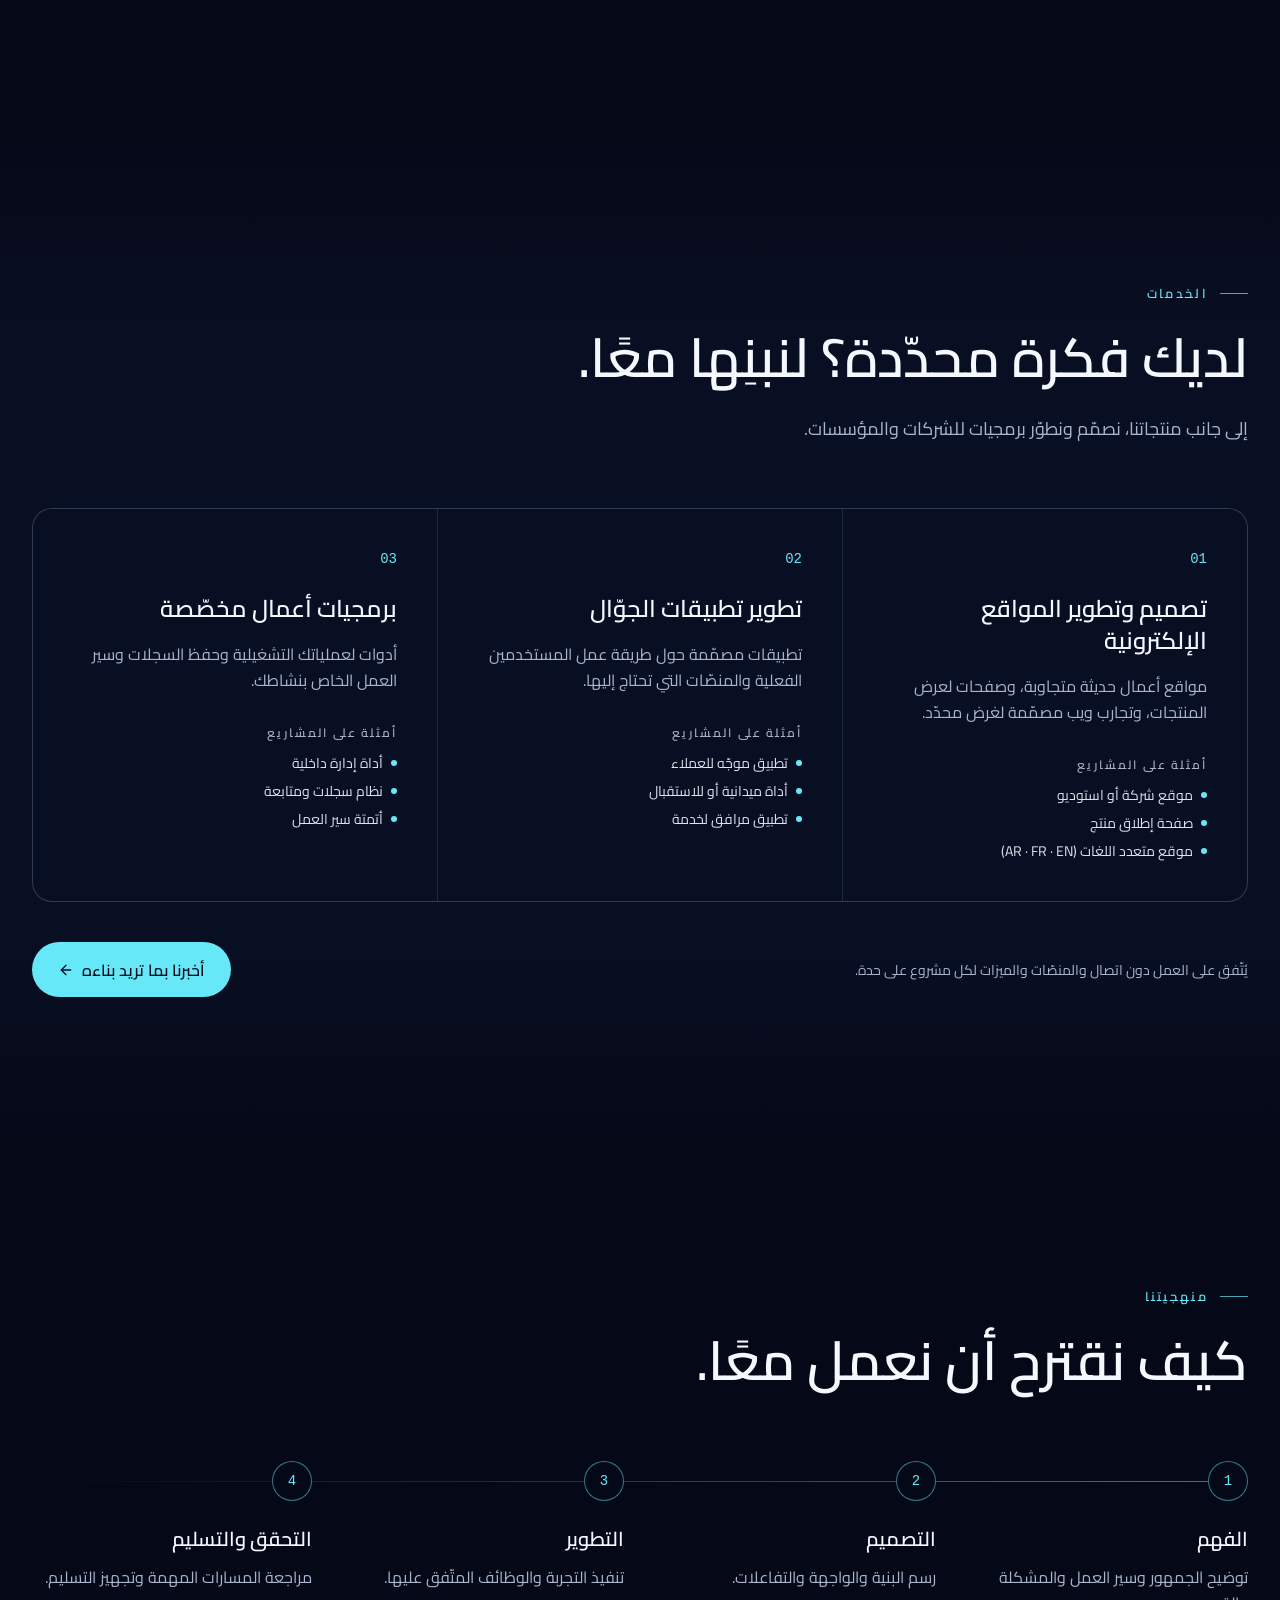
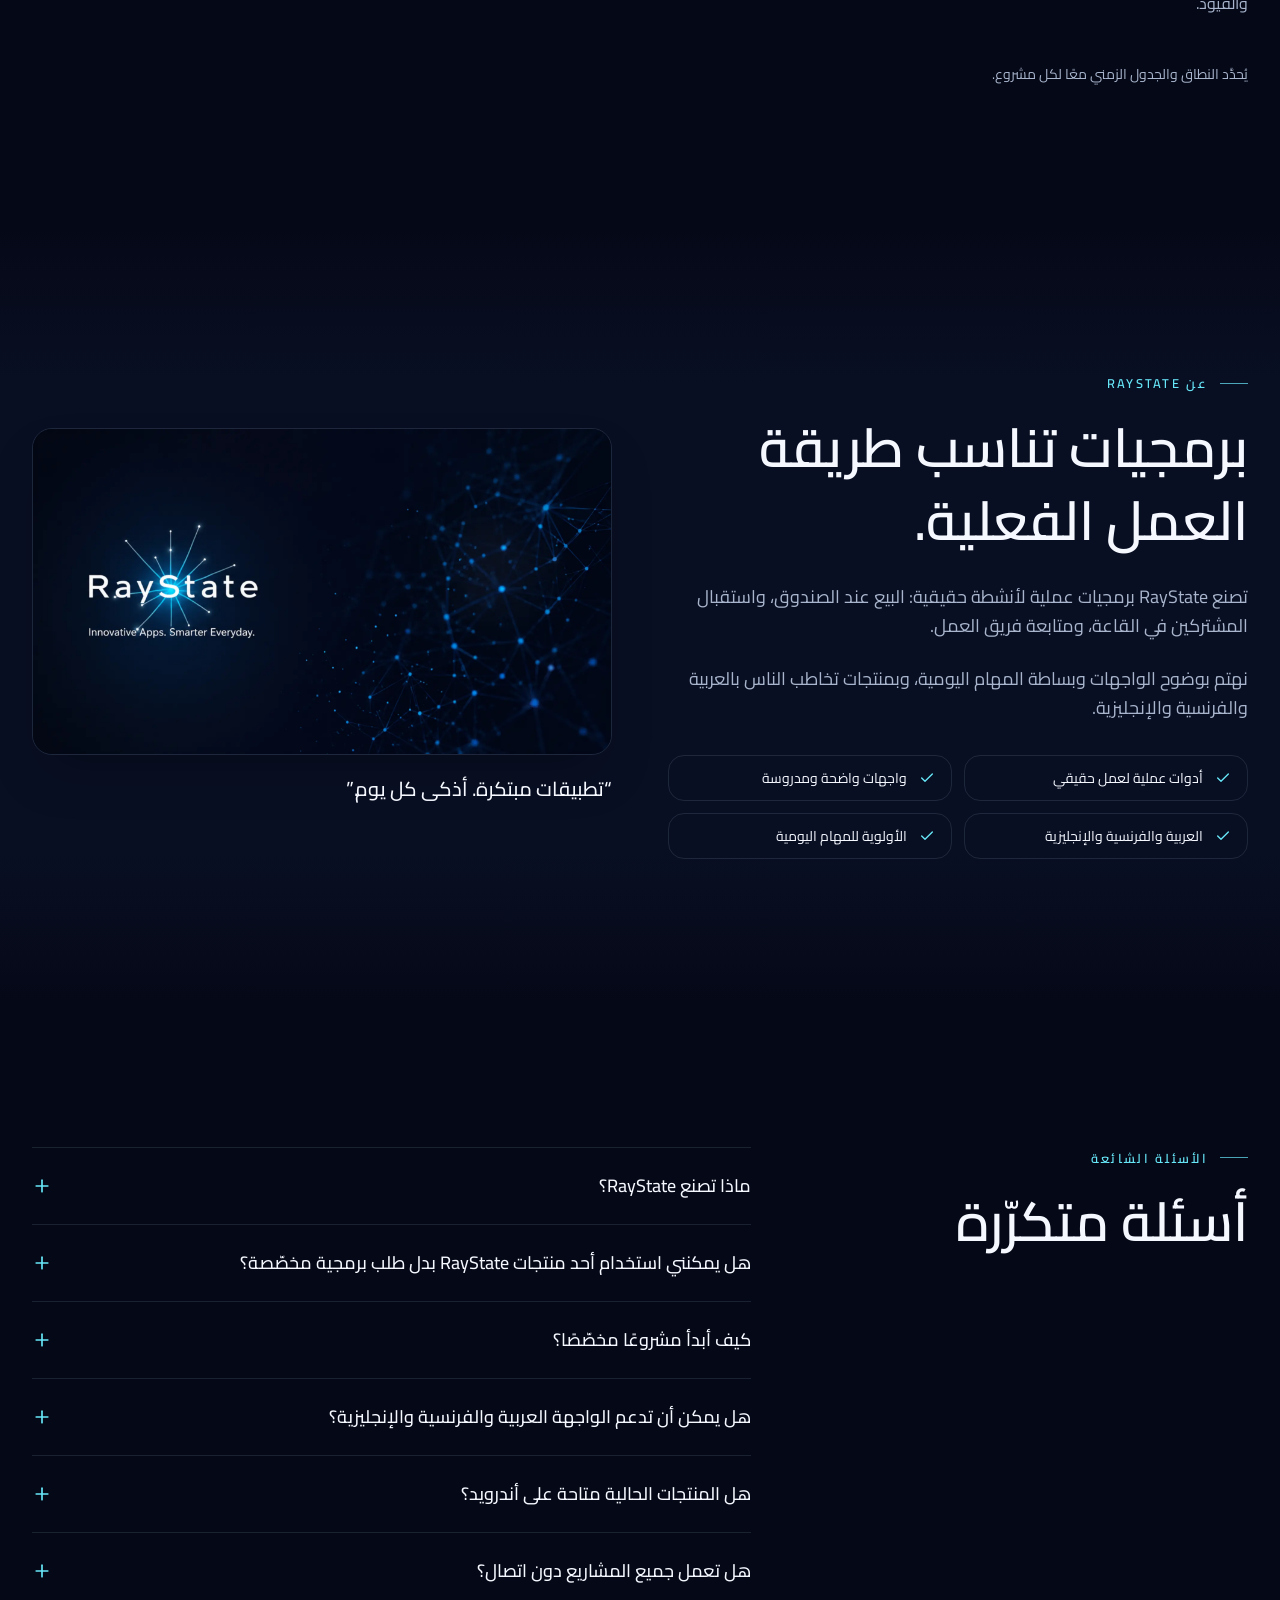
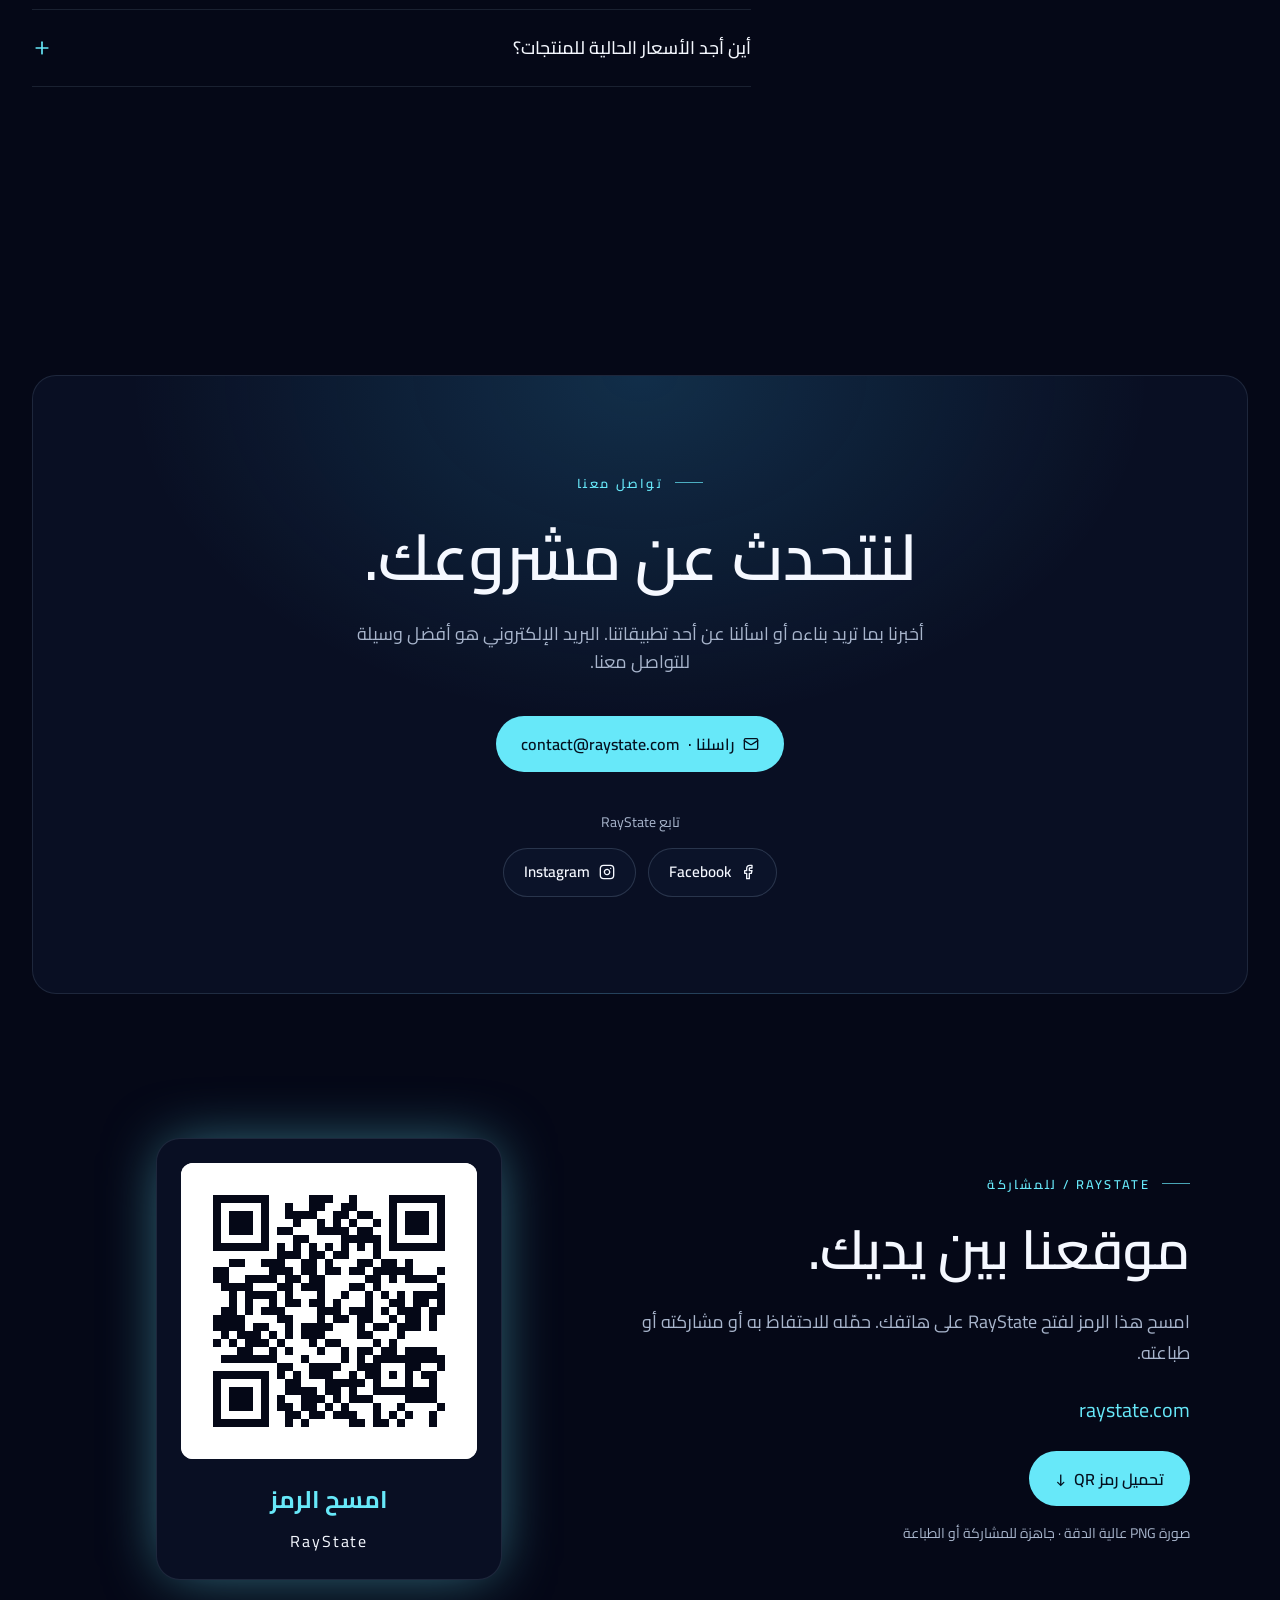
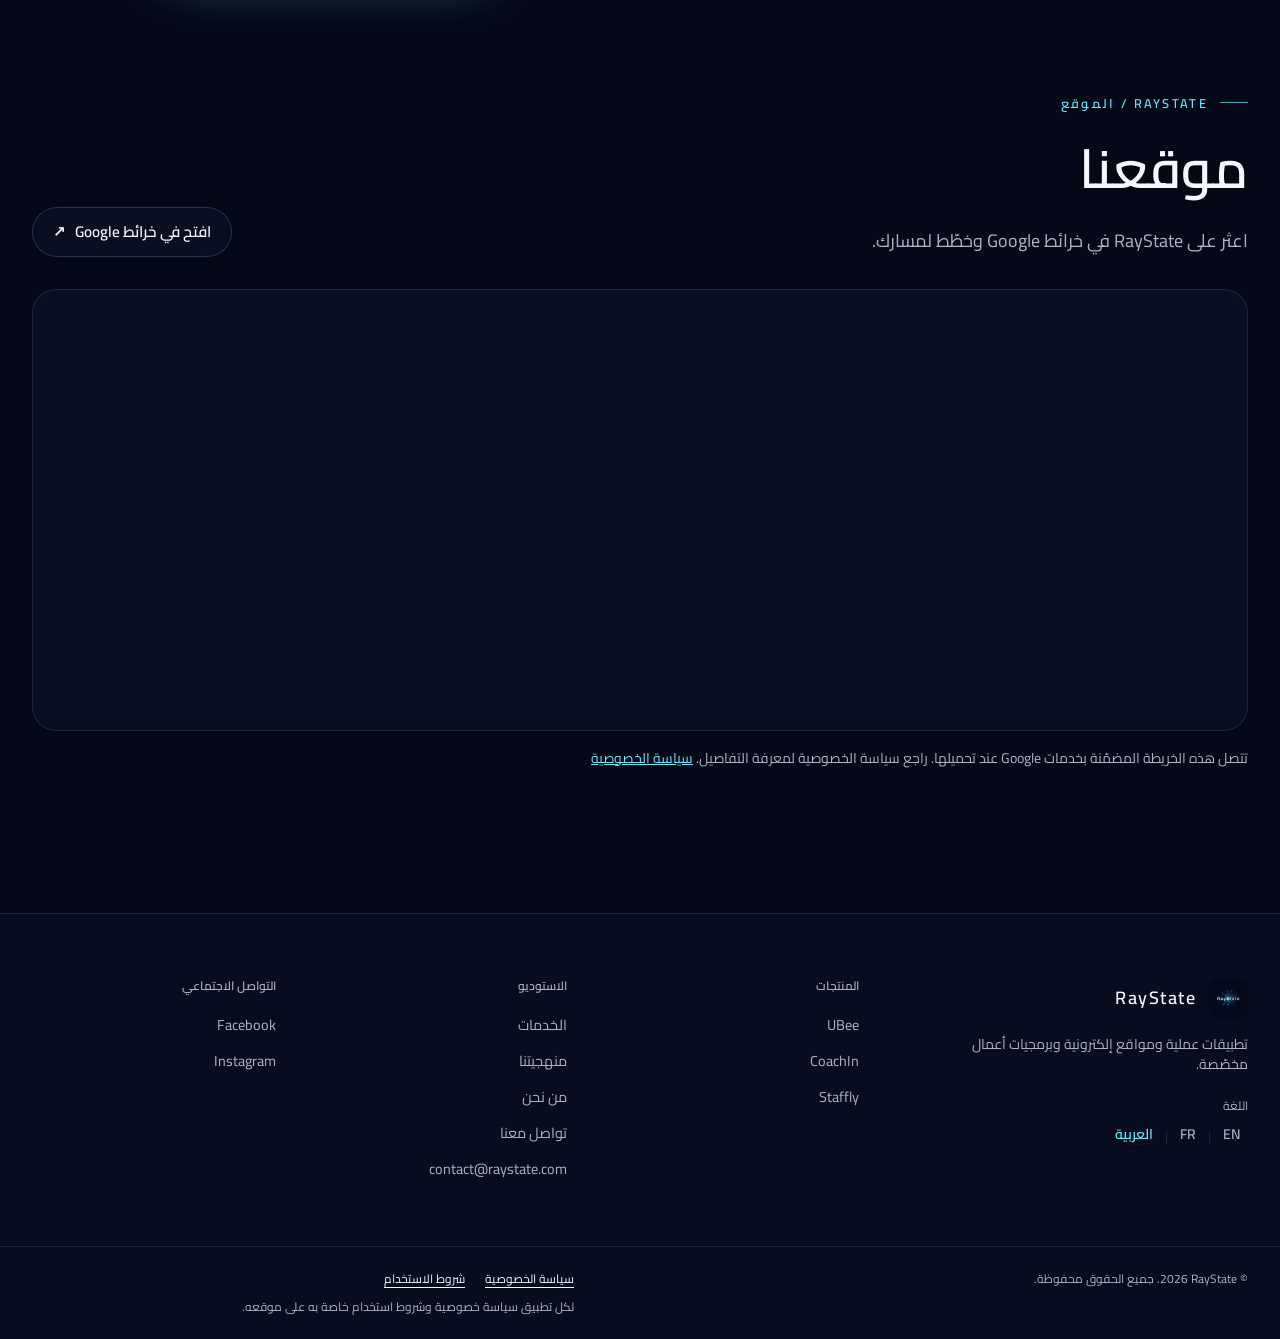
<file: ar/index.html>
<!doctype html>
<html lang="ar" dir="rtl">
<head>
<meta charset="utf-8">
<meta name="viewport" content="width=device-width, initial-scale=1">
<title>RayState — تطبيقات عملية ومواقع إلكترونية وبرمجيات أعمال مخصّصة</title>
<meta name="description" content="تطوّر RayState تطبيقات UBee وCoachIn وStaffly، وتصمّم مواقع إلكترونية وتطبيقات جوّال وبرمجيات أعمال مخصّصة بالعربية والفرنسية والإنجليزية.">
<meta name="theme-color" content="#050817">
<meta name="author" content="RayState">
<link rel="canonical" href="https://raystate.com/ar/">
<link rel="alternate" hreflang="en" href="https://raystate.com/">
<link rel="alternate" hreflang="fr" href="https://raystate.com/fr/">
<link rel="alternate" hreflang="ar" href="https://raystate.com/ar/">
<link rel="alternate" hreflang="x-default" href="https://raystate.com/">
<meta property="og:title" content="RayState — تطبيقات عملية ومواقع إلكترونية وبرمجيات أعمال مخصّصة">
<meta property="og:description" content="تطوّر RayState تطبيقات UBee وCoachIn وStaffly، وتصمّم مواقع إلكترونية وتطبيقات جوّال وبرمجيات أعمال مخصّصة بالعربية والفرنسية والإنجليزية.">
<meta property="og:type" content="website">
<meta property="og:url" content="https://raystate.com/ar/">
<meta property="og:locale" content="ar_AR">
<meta property="og:image" content="https://raystate.com/assets/raystate-banner.webp">
<meta name="twitter:card" content="summary_large_image">
<meta name="twitter:title" content="RayState — تطبيقات عملية ومواقع إلكترونية وبرمجيات أعمال مخصّصة">
<meta name="twitter:description" content="تطوّر RayState تطبيقات UBee وCoachIn وStaffly، وتصمّم مواقع إلكترونية وتطبيقات جوّال وبرمجيات أعمال مخصّصة بالعربية والفرنسية والإنجليزية.">
<meta name="twitter:image" content="https://raystate.com/assets/raystate-banner.webp">
<script type="application/ld+json">{"@context": "https://schema.org", "@graph": [{"@type": "Organization", "@id": "https://raystate.com/#org", "name": "RayState", "url": "https://raystate.com", "email": "contact@raystate.com", "logo": "https://raystate.com/assets/raystate-mark.jpg", "sameAs": ["https://www.facebook.com/raystate.tech/", "https://www.instagram.com/raystate.dev/"]}, {"@type": "WebSite", "name": "RayState — تطبيقات عملية ومواقع إلكترونية وبرمجيات أعمال مخصّصة", "url": "https://raystate.com/ar/", "inLanguage": "ar", "publisher": {"@id": "https://raystate.com/#org"}}]}</script>
<link rel="icon" href="../assets/favicon.ico">
<link rel="stylesheet" href="../assets/styles.css">
<script src="../assets/script.js" defer></script>
</head>
<body>
<div class="font-arabic leading-arabic"><a href="#main" class="skip-link">الانتقال إلى المحتوى</a><header class="fixed inset-x-0 top-0 z-50 transition-colors duration-300 border-b border-transparent"><div class="container-x flex h-16 items-center justify-between gap-4 lg:h-20"><a href="#top" class="flex items-center gap-3" aria-label="الصفحة الرئيسية لـ RayState"><img src="../assets/raystate-mark.jpg" alt="" width="40" height="40" class="size-10 rounded-lg ring-1 ring-border"/><span dir="ltr" class="text-lg font-semibold tracking-[0.08em] text-foreground">RayState</span></a><nav aria-label="التنقل الرئيسي" class="hidden lg:block"><ul class="flex items-center gap-1"><li><a href="#products" class="nav-link ">المنتجات</a></li><li><a href="#services" class="nav-link ">الخدمات</a></li><li><a href="#approach" class="nav-link ">منهجيتنا</a></li><li><a href="#about" class="nav-link ">من نحن</a></li><li><a href="#contact" class="nav-link ">تواصل معنا</a></li></ul>
</nav>
<div class="hidden items-center gap-3 lg:flex"><nav class="language-switch" aria-label="اختيار اللغة"><a href="../" hreflang="en" lang="en">EN</a><span aria-hidden="true">|</span><a href="../fr/" hreflang="fr" lang="fr">FR</a><span aria-hidden="true">|</span><a href="../ar/" hreflang="ar" lang="ar" aria-current="true">العربية</a></nav>
<a href="mailto:contact@raystate.com?subject=%D8%B7%D9%84%D8%A8%20%D9%85%D8%B4%D8%B1%D9%88%D8%B9%20%D8%AC%D8%AF%D9%8A%D8%AF" class="btn btn-primary">ابدأ مشروعك</a></div><details class="mobile-nav"><summary aria-label="فتح القائمة"><svg aria-hidden="true" viewBox="0 0 24 24" fill="none" stroke="currentColor" stroke-width="2"><path d="M4 6h16M4 12h16M4 18h16"/></svg></summary><div class="mobile-panel"><nav aria-label="التنقل الرئيسي"><a class="nav-link" href="#products">المنتجات</a><a class="nav-link" href="#services">الخدمات</a><a class="nav-link" href="#approach">منهجيتنا</a><a class="nav-link" href="#about">من نحن</a><a class="nav-link" href="#contact">تواصل معنا</a></nav>
<nav class="language-switch" aria-label="اختيار اللغة"><a href="../" hreflang="en" lang="en">EN</a><span aria-hidden="true">|</span><a href="../fr/" hreflang="fr" lang="fr">FR</a><span aria-hidden="true">|</span><a href="../ar/" hreflang="ar" lang="ar" aria-current="true">العربية</a></nav>
<a class="btn btn-primary" href="mailto:contact@raystate.com?subject=%D8%B7%D9%84%D8%A8%20%D9%85%D8%B4%D8%B1%D9%88%D8%B9%20%D8%AC%D8%AF%D9%8A%D8%AF">ابدأ مشروعك</a></div></details></div></header>

<main id="main"><section id="top" class="relative isolate flex min-h-[100svh] items-center overflow-hidden pt-24"><div aria-hidden="true" class="hero-glow absolute inset-0 -z-10"></div><div class="absolute inset-0 -z-10 opacity-90"><canvas aria-hidden="true" class="absolute inset-0 h-full w-full"></canvas></div><div aria-hidden="true" class="absolute inset-x-0 bottom-0 -z-10 h-40 bg-gradient-to-b from-transparent to-background"></div><div class="container-x grid w-full items-center gap-14 py-16 lg:grid-cols-[1.25fr_1fr]"><div><p class="eyebrow hero-in" style="animation-delay:0ms">استوديو برمجيات وصانع تطبيقات</p>
<h1 class="mt-6 text-balance text-[clamp(2.6rem,7vw,5.4rem)] font-semibold leading-[1.02] tracking-tight text-foreground"><span class="hero-in block" style="animation-delay:80ms">برمجيات عملية.</span><span class="hero-in text-gradient block" style="animation-delay:180ms">تناسب طريقة عملك.</span></h1>
<p class="hero-in mt-7 max-w-xl text-lg leading-relaxed text-muted-foreground" style="animation-delay:280ms">تبتكر RayState تطبيقات عملية ومواقع إلكترونية حديثة وبرمجيات أعمال مخصّصة، بواجهات واضحة وتجارب متعددة اللغات.</p>
<div class="hero-in mt-10 flex flex-wrap gap-3" style="animation-delay:380ms"><a href="#products" class="btn btn-primary btn-lg">اكتشف منتجاتنا <svg xmlns="http://www.w3.org/2000/svg" width="24" height="24" viewBox="0 0 24 24" fill="none" stroke="currentColor" stroke-width="2" stroke-linecap="round" stroke-linejoin="round" class="lucide lucide-arrow-right size-4 shrink-0 rtl:-scale-x-100" aria-hidden="true"><path d="M5 12h14"></path><path d="m12 5 7 7-7 7"></path></svg></a><a href="mailto:contact@raystate.com?subject=%D8%B7%D9%84%D8%A8%20%D9%85%D8%B4%D8%B1%D9%88%D8%B9%20%D8%AC%D8%AF%D9%8A%D8%AF" class="btn btn-outline btn-lg">ابدأ مشروعك <svg xmlns="http://www.w3.org/2000/svg" width="24" height="24" viewBox="0 0 24 24" fill="none" stroke="currentColor" stroke-width="2" stroke-linecap="round" stroke-linejoin="round" class="lucide lucide-mail size-4" aria-hidden="true"><path d="m22 7-8.991 5.727a2 2 0 0 1-2.009 0L2 7"></path><rect x="2" y="4" width="20" height="16" rx="2"></rect></svg></a></div></div><div class="hero-in relative mx-auto aspect-square w-full max-w-[440px]" style="animation-delay:250ms"><div aria-hidden="true" class="absolute inset-[12%] rounded-full border border-accent-cyan/15"></div><div aria-hidden="true" class="absolute inset-[28%] rounded-full border border-accent-cyan/10"></div><svg aria-hidden="true" viewBox="0 0 100 100" class="absolute inset-0 h-full w-full"><g stroke="var(--accent-cyan)" stroke-opacity="0.35" stroke-width="0.25" fill="none"><line x1="50" y1="50" x2="24" y2="16"></line><line x1="50" y1="50" x2="88" y2="48"></line><line x1="50" y1="50" x2="32" y2="86"></line></g></svg><div class="absolute inset-[34%] overflow-hidden rounded-[22%] shadow-glow ring-1 ring-accent-cyan/30"><img src="../assets/raystate-mark.jpg" alt="RayState" width="512" height="512" class="h-full w-full object-cover"/></div><a href="#ubee" class="float-0 group absolute top-[6%] start-[14%] flex flex-col items-center gap-2"><img src="../assets/ubee-app-icon.png" alt="أيقونة تطبيق UBee" width="88" height="88" class="size-16 rounded-2xl shadow-lg ring-1 ring-border transition-transform duration-300 group-hover:-translate-y-1 sm:size-20"/><span dir="ltr" class="rounded-full border border-border bg-surface/80 px-3 py-1 text-xs font-semibold text-foreground">UBee</span></a><a href="#coachin" class="float-1 group absolute top-[38%] end-[2%] flex flex-col items-center gap-2"><img src="../assets/coachin-icon.png" alt="أيقونة تطبيق CoachIn" width="88" height="88" class="size-16 rounded-2xl shadow-lg ring-1 ring-border transition-transform duration-300 group-hover:-translate-y-1 sm:size-20"/><span dir="ltr" class="rounded-full border border-border bg-surface/80 px-3 py-1 text-xs font-semibold text-foreground">CoachIn</span></a><a href="#staffly" class="float-2 group absolute bottom-[4%] start-[22%] flex flex-col items-center gap-2"><img src="../assets/staffly-icon.png" alt="أيقونة تطبيق Staffly" width="88" height="88" class="size-16 rounded-2xl shadow-lg ring-1 ring-border transition-transform duration-300 group-hover:-translate-y-1 sm:size-20"/><span dir="ltr" class="rounded-full border border-border bg-surface/80 px-3 py-1 text-xs font-semibold text-foreground">Staffly</span></a><p class="absolute -bottom-6 inset-x-0 text-center text-xs uppercase tracking-[0.2em] text-muted-foreground">تطبيقاتنا · <bdi dir="ltr" class="inline-block">UBee · CoachIn · Staffly</bdi></p>
</div></div></section>
<section id="products" class="section"><div class="container-x"><div class="reveal max-w-3xl "><p class="eyebrow">منتجاتنا</p>
<h2 class="mt-4 text-balance text-[clamp(2rem,4.4vw,3.4rem)] font-semibold leading-[1.08] tracking-tight text-foreground">ثلاثة تطبيقات لتسيير أعمالك اليومية.</h2>
<p class="mt-5 text-lg leading-relaxed text-muted-foreground">كل تطبيق منتج مستقل صُمّم لنوع محدّد من الأعمال، وهي متاحة حاليًا على أندرويد.</p>
</div><div class="mt-20 flex flex-col gap-28 lg:gap-36"><article id="ubee" class="product scroll-mt-28 grid items-center gap-12 lg:grid-cols-2 lg:gap-20" style="--product:oklch(0.8 0.16 75)" aria-labelledby="ubee-title"><div class="reveal "><div class="flex items-center gap-4"><img src="../assets/ubee-app-icon.png" alt="أيقونة تطبيق UBee" width="64" height="64" loading="lazy" class="size-16 rounded-2xl ring-1 ring-border"/><div><h3 id="ubee-title" dir="ltr" class="text-3xl font-semibold text-foreground sm:text-4xl rtl:text-end">UBee</h3>
<p class="mt-1 text-sm font-medium text-product">نقطة بيع ومخزون للمتاجر المستقلة</p>
</div></div><p class="mt-8 text-2xl font-medium leading-snug text-foreground">أدِر محلّك من هاتفك: سجّل المبيعات، ونظّم المخزون، واعرف من لا يزال مدينًا لك.</p>
<p class="mt-4 text-sm text-muted-foreground"><span class="font-semibold text-foreground">موجّه إلى:</span> أصحاب المحلات والمتاجر الصغيرة</p>
<ul class="mt-8 grid gap-3"><li class="flex gap-3 text-foreground/90"><svg xmlns="http://www.w3.org/2000/svg" width="24" height="24" viewBox="0 0 24 24" fill="none" stroke="currentColor" stroke-width="2" stroke-linecap="round" stroke-linejoin="round" class="lucide lucide-check mt-1 size-4 shrink-0 text-product" aria-hidden="true"><path d="M20 6 9 17l-5-5"></path></svg><span>نقطة بيع على الجوّال مع مسح الباركود</span></li><li class="flex gap-3 text-foreground/90"><svg xmlns="http://www.w3.org/2000/svg" width="24" height="24" viewBox="0 0 24 24" fill="none" stroke="currentColor" stroke-width="2" stroke-linecap="round" stroke-linejoin="round" class="lucide lucide-check mt-1 size-4 shrink-0 text-product" aria-hidden="true"><path d="M20 6 9 17l-5-5"></path></svg><span>إدارة المنتجات والمخزون</span></li><li class="flex gap-3 text-foreground/90"><svg xmlns="http://www.w3.org/2000/svg" width="24" height="24" viewBox="0 0 24 24" fill="none" stroke="currentColor" stroke-width="2" stroke-linecap="round" stroke-linejoin="round" class="lucide lucide-check mt-1 size-4 shrink-0 text-product" aria-hidden="true"><path d="M20 6 9 17l-5-5"></path></svg><span>أرصدة الزبائن وتسوية الديون</span></li><li class="flex gap-3 text-foreground/90"><svg xmlns="http://www.w3.org/2000/svg" width="24" height="24" viewBox="0 0 24 24" fill="none" stroke="currentColor" stroke-width="2" stroke-linecap="round" stroke-linejoin="round" class="lucide lucide-check mt-1 size-4 shrink-0 text-product" aria-hidden="true"><path d="M20 6 9 17l-5-5"></path></svg><span>الفواتير والإيصالات والمصاريف والتقارير</span></li></ul>
<p class="mt-6 border-s-2 border-product/60 ps-4 text-sm text-muted-foreground">العمليات الأساسية تعمل دون اتصال بالإنترنت.</p>
<div class="mt-9 flex flex-wrap gap-3"><a href="https://ubee.raystate.com" target="_blank" rel="noopener" class="btn btn-primary">اكتشف UBee <svg xmlns="http://www.w3.org/2000/svg" width="24" height="24" viewBox="0 0 24 24" fill="none" stroke="currentColor" stroke-width="2" stroke-linecap="round" stroke-linejoin="round" class="lucide lucide-arrow-up-right size-4 rtl:-scale-x-100" aria-hidden="true"><path d="M7 7h10v10"></path><path d="M7 17 17 7"></path></svg><span class="sr-only">(يُفتح في علامة تبويب جديدة)</span></a><a href="https://play.google.com/store/apps/details?id=com.raystate.ubee" target="_blank" rel="noopener" class="btn btn-outline"><svg aria-hidden="true" viewBox="0 0 24 24" class="size-4 shrink-0"><path fill="currentColor" d="M4 2.8v18.4c0 .5.5.8.9.6l15.8-9.2a.7.7 0 0 0 0-1.2L4.9 2.2C4.5 2 4 2.3 4 2.8Z"></path></svg> حمّله من Google Play<span class="sr-only">(يُفتح في علامة تبويب جديدة)</span></a></div></div><div class="reveal relative " dir="ltr"><div aria-hidden="true" class="product-halo absolute inset-[8%] -z-10 rounded-full blur-3xl"></div><div class="grid grid-cols-3 items-center gap-3 sm:gap-5"><figure class="phone overflow-hidden rounded-[1.4rem] border border-border bg-surface shadow-2xl opacity-90"><img src="../assets/ubee-play-01.jpg" alt="الشاشة الرئيسية لتطبيق UBee" width="485" height="1080" loading="lazy" decoding="async" class="h-auto w-full"/></figure>
<figure class="phone overflow-hidden rounded-[1.4rem] border border-border bg-surface shadow-2xl z-10 scale-105 sm:-translate-y-6"><img src="../assets/ubee-play-03.jpg" alt="القائمة الرئيسية لتطبيق UBee" width="485" height="1080" loading="lazy" decoding="async" class="h-auto w-full"/></figure>
<figure class="phone overflow-hidden rounded-[1.4rem] border border-border bg-surface shadow-2xl opacity-90"><img src="../assets/ubee-play-04.jpg" alt="شاشة من تطبيق UBee" width="485" height="1080" loading="lazy" decoding="async" class="h-auto w-full"/></figure>
</div></div></article>
<article id="coachin" class="product scroll-mt-28 grid items-center gap-12 lg:grid-cols-2 lg:gap-20" style="--product:oklch(0.9 0.2 120)" aria-labelledby="coachin-title"><div class="reveal lg:order-2"><div class="flex items-center gap-4"><img src="../assets/coachin-icon.png" alt="أيقونة تطبيق CoachIn" width="64" height="64" loading="lazy" class="size-16 rounded-2xl ring-1 ring-border"/><div><h3 id="coachin-title" dir="ltr" class="text-3xl font-semibold text-foreground sm:text-4xl rtl:text-end">CoachIn</h3>
<p class="mt-1 text-sm font-medium text-product">اشتراكات وحصص وحضور القاعات الرياضية</p>
</div></div><p class="mt-8 text-2xl font-medium leading-snug text-foreground">اجمع المشتركين وباقات الحصص وتسجيلات الحضور في مكان واحد، مباشرة عند الاستقبال.</p>
<p class="mt-4 text-sm text-muted-foreground"><span class="font-semibold text-foreground">موجّه إلى:</span> أصحاب القاعات الرياضية والمدرّبون ونوادي الفنون القتالية واستوديوهات اللياقة</p>
<ul class="mt-8 grid gap-3"><li class="flex gap-3 text-foreground/90"><svg xmlns="http://www.w3.org/2000/svg" width="24" height="24" viewBox="0 0 24 24" fill="none" stroke="currentColor" stroke-width="2" stroke-linecap="round" stroke-linejoin="round" class="lucide lucide-check mt-1 size-4 shrink-0 text-product" aria-hidden="true"><path d="M20 6 9 17l-5-5"></path></svg><span>ملفات المشتركين مع باقات الحصص وتواريخ الانتهاء</span></li><li class="flex gap-3 text-foreground/90"><svg xmlns="http://www.w3.org/2000/svg" width="24" height="24" viewBox="0 0 24 24" fill="none" stroke="currentColor" stroke-width="2" stroke-linecap="round" stroke-linejoin="round" class="lucide lucide-check mt-1 size-4 shrink-0 text-product" aria-hidden="true"><path d="M20 6 9 17l-5-5"></path></svg><span>تسجيل الحضور عبر NFC ورمز QR</span></li><li class="flex gap-3 text-foreground/90"><svg xmlns="http://www.w3.org/2000/svg" width="24" height="24" viewBox="0 0 24 24" fill="none" stroke="currentColor" stroke-width="2" stroke-linecap="round" stroke-linejoin="round" class="lucide lucide-check mt-1 size-4 shrink-0 text-product" aria-hidden="true"><path d="M20 6 9 17l-5-5"></path></svg><span>سجلات الحضور والمدفوعات وبطاقات اشتراك رقمية</span></li><li class="flex gap-3 text-foreground/90"><svg xmlns="http://www.w3.org/2000/svg" width="24" height="24" viewBox="0 0 24 24" fill="none" stroke="currentColor" stroke-width="2" stroke-linecap="round" stroke-linejoin="round" class="lucide lucide-check mt-1 size-4 shrink-0 text-product" aria-hidden="true"><path d="M20 6 9 17l-5-5"></path></svg><span>سجلات تمارين الكارديو ومؤقّتات HIIT</span></li></ul>
<p class="mt-6 border-s-2 border-product/60 ps-4 text-sm text-muted-foreground">العمليات الأساسية تعمل دون اتصال بالإنترنت.</p>
<div class="mt-9 flex flex-wrap gap-3"><a href="https://coachin.raystate.com" target="_blank" rel="noopener" class="btn btn-primary">اكتشف CoachIn <svg xmlns="http://www.w3.org/2000/svg" width="24" height="24" viewBox="0 0 24 24" fill="none" stroke="currentColor" stroke-width="2" stroke-linecap="round" stroke-linejoin="round" class="lucide lucide-arrow-up-right size-4 rtl:-scale-x-100" aria-hidden="true"><path d="M7 7h10v10"></path><path d="M7 17 17 7"></path></svg><span class="sr-only">(يُفتح في علامة تبويب جديدة)</span></a><a href="https://play.google.com/store/apps/details?id=com.raystate.coachin" target="_blank" rel="noopener" class="btn btn-outline"><svg aria-hidden="true" viewBox="0 0 24 24" class="size-4 shrink-0"><path fill="currentColor" d="M4 2.8v18.4c0 .5.5.8.9.6l15.8-9.2a.7.7 0 0 0 0-1.2L4.9 2.2C4.5 2 4 2.3 4 2.8Z"></path></svg> حمّله من Google Play<span class="sr-only">(يُفتح في علامة تبويب جديدة)</span></a></div></div><div class="reveal relative lg:order-1" dir="ltr"><div aria-hidden="true" class="product-halo absolute inset-[8%] -z-10 rounded-full blur-3xl"></div><div class="grid grid-cols-3 items-center gap-3 sm:gap-5"><figure class="phone overflow-hidden rounded-[1.4rem] border border-border bg-surface shadow-2xl opacity-90"><img src="../assets/checkin_en.webp" alt="شاشة تسجيل الحضور عبر NFC في CoachIn" width="902" height="1920" loading="lazy" decoding="async" class="h-auto w-full"/></figure>
<figure class="phone overflow-hidden rounded-[1.4rem] border border-border bg-surface shadow-2xl z-10 scale-105 sm:-translate-y-6"><img src="../assets/subscribe_en.webp" alt="نموذج مشترك جديد في CoachIn" width="902" height="1920" loading="lazy" decoding="async" class="h-auto w-full"/></figure>
<figure class="phone overflow-hidden rounded-[1.4rem] border border-border bg-surface shadow-2xl opacity-90"><img src="../assets/pin_en.webp" alt="شاشة الرمز السري في CoachIn" width="902" height="1920" loading="lazy" decoding="async" class="h-auto w-full"/></figure>
</div></div></article>
<article id="staffly" class="product scroll-mt-28 grid items-center gap-12 lg:grid-cols-2 lg:gap-20" style="--product:oklch(0.6 0.2 270)" aria-labelledby="staffly-title"><div class="reveal "><div class="flex items-center gap-4"><img src="../assets/staffly-icon.png" alt="أيقونة تطبيق Staffly" width="64" height="64" loading="lazy" class="size-16 rounded-2xl ring-1 ring-border"/><div><h3 id="staffly-title" dir="ltr" class="text-3xl font-semibold text-foreground sm:text-4xl rtl:text-end">Staffly</h3>
<p class="mt-1 text-sm font-medium text-product">الموظفون والحضور والشؤون الإدارية</p>
</div></div><p class="mt-8 text-2xl font-medium leading-snug text-foreground">تابع الحضور، ونظّم جداول العمل، وأدِر الإجازات وسجلات الأجور من جهاز واحد.</p>
<p class="mt-4 text-sm text-muted-foreground"><span class="font-semibold text-foreground">موجّه إلى:</span> الشركات التي تدير فريقها من جهاز مشترك في مكان العمل</p>
<ul class="mt-8 grid gap-3"><li class="flex gap-3 text-foreground/90"><svg xmlns="http://www.w3.org/2000/svg" width="24" height="24" viewBox="0 0 24 24" fill="none" stroke="currentColor" stroke-width="2" stroke-linecap="round" stroke-linejoin="round" class="lucide lucide-check mt-1 size-4 shrink-0 text-product" aria-hidden="true"><path d="M20 6 9 17l-5-5"></path></svg><span>ملفات الموظفين والحضور وفترات الاستراحة</span></li><li class="flex gap-3 text-foreground/90"><svg xmlns="http://www.w3.org/2000/svg" width="24" height="24" viewBox="0 0 24 24" fill="none" stroke="currentColor" stroke-width="2" stroke-linecap="round" stroke-linejoin="round" class="lucide lucide-check mt-1 size-4 shrink-0 text-product" aria-hidden="true"><path d="M20 6 9 17l-5-5"></path></svg><span>جداول العمل وإدارة الإجازات</span></li><li class="flex gap-3 text-foreground/90"><svg xmlns="http://www.w3.org/2000/svg" width="24" height="24" viewBox="0 0 24 24" fill="none" stroke="currentColor" stroke-width="2" stroke-linecap="round" stroke-linejoin="round" class="lucide lucide-check mt-1 size-4 shrink-0 text-product" aria-hidden="true"><path d="M20 6 9 17l-5-5"></path></svg><span>حساب الأجر الإجمالي وتسجيل المدفوعات</span></li><li class="flex gap-3 text-foreground/90"><svg xmlns="http://www.w3.org/2000/svg" width="24" height="24" viewBox="0 0 24 24" fill="none" stroke="currentColor" stroke-width="2" stroke-linecap="round" stroke-linejoin="round" class="lucide lucide-check mt-1 size-4 shrink-0 text-product" aria-hidden="true"><path d="M20 6 9 17l-5-5"></path></svg><span>التقارير وتصدير المستندات</span></li></ul>
<p class="mt-6 border-s-2 border-product/60 ps-4 text-sm text-muted-foreground">مهام الموارد البشرية الأساسية تعمل دون اتصال. ميزة «وصول الموظفين» معلنة للإصدار القادم.</p>
<div class="mt-9 flex flex-wrap gap-3"><a href="https://staffly.raystate.com" target="_blank" rel="noopener" class="btn btn-primary">اكتشف Staffly <svg xmlns="http://www.w3.org/2000/svg" width="24" height="24" viewBox="0 0 24 24" fill="none" stroke="currentColor" stroke-width="2" stroke-linecap="round" stroke-linejoin="round" class="lucide lucide-arrow-up-right size-4 rtl:-scale-x-100" aria-hidden="true"><path d="M7 7h10v10"></path><path d="M7 17 17 7"></path></svg><span class="sr-only">(يُفتح في علامة تبويب جديدة)</span></a><a href="https://play.google.com/store/apps/details?id=com.raystate.staffly" target="_blank" rel="noopener" class="btn btn-outline"><svg aria-hidden="true" viewBox="0 0 24 24" class="size-4 shrink-0"><path fill="currentColor" d="M4 2.8v18.4c0 .5.5.8.9.6l15.8-9.2a.7.7 0 0 0 0-1.2L4.9 2.2C4.5 2 4 2.3 4 2.8Z"></path></svg> حمّله من Google Play<span class="sr-only">(يُفتح في علامة تبويب جديدة)</span></a></div></div><div class="reveal relative " dir="ltr"><div aria-hidden="true" class="product-halo absolute inset-[8%] -z-10 rounded-full blur-3xl"></div><div class="grid grid-cols-3 items-center gap-3 sm:gap-5"><figure class="phone overflow-hidden rounded-[1.4rem] border border-border bg-surface shadow-2xl opacity-90"><img src="../assets/en-attendance.webp" alt="شاشة الحضور في Staffly" width="1080" height="1920" loading="lazy" decoding="async" class="h-auto w-full"/></figure>
<figure class="phone overflow-hidden rounded-[1.4rem] border border-border bg-surface shadow-2xl z-10 scale-105 sm:-translate-y-6"><img src="../assets/en-profile.webp" alt="ملف موظف في Staffly" width="1080" height="1920" loading="lazy" decoding="async" class="h-auto w-full"/></figure>
<figure class="phone overflow-hidden rounded-[1.4rem] border border-border bg-surface shadow-2xl opacity-90"><img src="../assets/en-checkpoint.webp" alt="شاشة نقاط التسجيل في Staffly" width="1080" height="1920" loading="lazy" decoding="async" class="h-auto w-full"/></figure>
</div></div></article>
</div></div></section>
<section id="services" class="section relative bg-band"><div class="container-x"><div class="reveal max-w-3xl "><p class="eyebrow">الخدمات</p>
<h2 class="mt-4 text-balance text-[clamp(2rem,4.4vw,3.4rem)] font-semibold leading-[1.08] tracking-tight text-foreground">لديك فكرة محدّدة؟ لنبنِها معًا.</h2>
<p class="mt-5 text-lg leading-relaxed text-muted-foreground">إلى جانب منتجاتنا، نصمّم ونطوّر برمجيات للشركات والمؤسسات.</p>
</div><div class="mt-16 grid gap-px overflow-hidden rounded-2xl border border-border bg-border lg:grid-cols-3"><div class="reveal service flex flex-col bg-surface-2 p-8 sm:p-10" style="transition-delay:0ms"><span class="font-mono text-sm text-accent-cyan">01</span><h3 class="mt-6 text-2xl font-semibold text-foreground">تصميم وتطوير المواقع الإلكترونية</h3>
<p class="mt-4 leading-relaxed text-muted-foreground">مواقع أعمال حديثة متجاوبة، وصفحات لعرض المنتجات، وتجارب ويب مصمّمة لغرض محدّد.</p>
<p class="mt-8 text-xs font-semibold uppercase tracking-[0.16em] text-foreground/70">أمثلة على المشاريع</p>
<ul class="mt-3 grid gap-2"><li class="flex items-center gap-2 text-sm text-foreground/90"><span aria-hidden="true" class="size-1.5 rounded-full bg-accent-cyan"></span>موقع شركة أو استوديو</li><li class="flex items-center gap-2 text-sm text-foreground/90"><span aria-hidden="true" class="size-1.5 rounded-full bg-accent-cyan"></span>صفحة إطلاق منتج</li><li class="flex items-center gap-2 text-sm text-foreground/90"><span aria-hidden="true" class="size-1.5 rounded-full bg-accent-cyan"></span>موقع متعدد اللغات (AR · FR · EN)</li></ul>
</div><div class="reveal service flex flex-col bg-surface-2 p-8 sm:p-10" style="transition-delay:80ms"><span class="font-mono text-sm text-accent-cyan">02</span><h3 class="mt-6 text-2xl font-semibold text-foreground">تطوير تطبيقات الجوّال</h3>
<p class="mt-4 leading-relaxed text-muted-foreground">تطبيقات مصمّمة حول طريقة عمل المستخدمين الفعلية والمنصّات التي تحتاج إليها.</p>
<p class="mt-8 text-xs font-semibold uppercase tracking-[0.16em] text-foreground/70">أمثلة على المشاريع</p>
<ul class="mt-3 grid gap-2"><li class="flex items-center gap-2 text-sm text-foreground/90"><span aria-hidden="true" class="size-1.5 rounded-full bg-accent-cyan"></span>تطبيق موجّه للعملاء</li><li class="flex items-center gap-2 text-sm text-foreground/90"><span aria-hidden="true" class="size-1.5 rounded-full bg-accent-cyan"></span>أداة ميدانية أو للاستقبال</li><li class="flex items-center gap-2 text-sm text-foreground/90"><span aria-hidden="true" class="size-1.5 rounded-full bg-accent-cyan"></span>تطبيق مرافق لخدمة</li></ul>
</div><div class="reveal service flex flex-col bg-surface-2 p-8 sm:p-10" style="transition-delay:160ms"><span class="font-mono text-sm text-accent-cyan">03</span><h3 class="mt-6 text-2xl font-semibold text-foreground">برمجيات أعمال مخصّصة</h3>
<p class="mt-4 leading-relaxed text-muted-foreground">أدوات لعملياتك التشغيلية وحفظ السجلات وسير العمل الخاص بنشاطك.</p>
<p class="mt-8 text-xs font-semibold uppercase tracking-[0.16em] text-foreground/70">أمثلة على المشاريع</p>
<ul class="mt-3 grid gap-2"><li class="flex items-center gap-2 text-sm text-foreground/90"><span aria-hidden="true" class="size-1.5 rounded-full bg-accent-cyan"></span>أداة إدارة داخلية</li><li class="flex items-center gap-2 text-sm text-foreground/90"><span aria-hidden="true" class="size-1.5 rounded-full bg-accent-cyan"></span>نظام سجلات ومتابعة</li><li class="flex items-center gap-2 text-sm text-foreground/90"><span aria-hidden="true" class="size-1.5 rounded-full bg-accent-cyan"></span>أتمتة سير العمل</li></ul>
</div></div><div class="reveal mt-10 flex flex-col items-start justify-between gap-6 sm:flex-row sm:items-center"><p class="text-sm text-muted-foreground">يُتّفق على العمل دون اتصال والمنصّات والميزات لكل مشروع على حدة.</p>
<a href="mailto:contact@raystate.com?subject=%D8%B7%D9%84%D8%A8%20%D9%85%D8%B4%D8%B1%D9%88%D8%B9%20%D8%AC%D8%AF%D9%8A%D8%AF" class="btn btn-primary btn-lg">أخبرنا بما تريد بناءه <svg xmlns="http://www.w3.org/2000/svg" width="24" height="24" viewBox="0 0 24 24" fill="none" stroke="currentColor" stroke-width="2" stroke-linecap="round" stroke-linejoin="round" class="lucide lucide-arrow-right size-4 shrink-0 rtl:-scale-x-100" aria-hidden="true"><path d="M5 12h14"></path><path d="m12 5 7 7-7 7"></path></svg></a></div></div></section>
<section id="approach" class="section"><div class="container-x"><div class="reveal max-w-3xl "><p class="eyebrow">منهجيتنا</p>
<h2 class="mt-4 text-balance text-[clamp(2rem,4.4vw,3.4rem)] font-semibold leading-[1.08] tracking-tight text-foreground">كيف نقترح أن نعمل معًا.</h2>
</div><ol class="relative mt-16 grid gap-10 md:grid-cols-2 lg:grid-cols-4 lg:gap-8"><div aria-hidden="true" class="absolute inset-x-0 top-5 hidden h-px bg-gradient-to-r from-accent-cyan/50 via-accent-blue/30 to-transparent rtl:bg-gradient-to-l lg:block"></div><li class="reveal relative" style="transition-delay:0ms"><span class="relative grid size-10 place-items-center rounded-full border border-accent-cyan/50 bg-background font-mono text-sm text-accent-cyan">1</span><h3 class="mt-6 text-xl font-semibold text-foreground">الفهم</h3>
<p class="mt-3 leading-relaxed text-muted-foreground">توضيح الجمهور وسير العمل والمشكلة والقيود.</p>
</li><li class="reveal relative" style="transition-delay:90ms"><span class="relative grid size-10 place-items-center rounded-full border border-accent-cyan/50 bg-background font-mono text-sm text-accent-cyan">2</span><h3 class="mt-6 text-xl font-semibold text-foreground">التصميم</h3>
<p class="mt-3 leading-relaxed text-muted-foreground">رسم البنية والواجهة والتفاعلات.</p>
</li><li class="reveal relative" style="transition-delay:180ms"><span class="relative grid size-10 place-items-center rounded-full border border-accent-cyan/50 bg-background font-mono text-sm text-accent-cyan">3</span><h3 class="mt-6 text-xl font-semibold text-foreground">التطوير</h3>
<p class="mt-3 leading-relaxed text-muted-foreground">تنفيذ التجربة والوظائف المتّفق عليها.</p>
</li><li class="reveal relative" style="transition-delay:270ms"><span class="relative grid size-10 place-items-center rounded-full border border-accent-cyan/50 bg-background font-mono text-sm text-accent-cyan">4</span><h3 class="mt-6 text-xl font-semibold text-foreground">التحقق والتسليم</h3>
<p class="mt-3 leading-relaxed text-muted-foreground">مراجعة المسارات المهمة وتجهيز التسليم.</p>
</li></ol>
<p class="reveal mt-12 text-sm text-muted-foreground">يُحدَّد النطاق والجدول الزمني معًا لكل مشروع.</p>
</div></section>
<section id="about" class="section bg-band"><div class="container-x grid items-center gap-14 lg:grid-cols-2"><div><div class="reveal max-w-3xl "><p class="eyebrow">عن RayState</p>
<h2 class="mt-4 text-balance text-[clamp(2rem,4.4vw,3.4rem)] font-semibold leading-[1.08] tracking-tight text-foreground">برمجيات تناسب طريقة العمل الفعلية.</h2>
</div><p class="reveal mt-6 text-lg leading-relaxed text-muted-foreground">تصنع RayState برمجيات عملية لأنشطة حقيقية: البيع عند الصندوق، واستقبال المشتركين في القاعة، ومتابعة فريق العمل.</p>
<p class="reveal mt-6 text-lg leading-relaxed text-muted-foreground">نهتم بوضوح الواجهات وبساطة المهام اليومية، وبمنتجات تخاطب الناس بالعربية والفرنسية والإنجليزية.</p>
<ul class="reveal mt-8 grid gap-3 sm:grid-cols-2"><li class="flex items-center gap-3 rounded-xl border border-border px-4 py-3 text-sm text-foreground"><svg xmlns="http://www.w3.org/2000/svg" width="24" height="24" viewBox="0 0 24 24" fill="none" stroke="currentColor" stroke-width="2" stroke-linecap="round" stroke-linejoin="round" class="lucide lucide-check size-4 text-accent-cyan" aria-hidden="true"><path d="M20 6 9 17l-5-5"></path></svg> أدوات عملية لعمل حقيقي</li><li class="flex items-center gap-3 rounded-xl border border-border px-4 py-3 text-sm text-foreground"><svg xmlns="http://www.w3.org/2000/svg" width="24" height="24" viewBox="0 0 24 24" fill="none" stroke="currentColor" stroke-width="2" stroke-linecap="round" stroke-linejoin="round" class="lucide lucide-check size-4 text-accent-cyan" aria-hidden="true"><path d="M20 6 9 17l-5-5"></path></svg> واجهات واضحة ومدروسة</li><li class="flex items-center gap-3 rounded-xl border border-border px-4 py-3 text-sm text-foreground"><svg xmlns="http://www.w3.org/2000/svg" width="24" height="24" viewBox="0 0 24 24" fill="none" stroke="currentColor" stroke-width="2" stroke-linecap="round" stroke-linejoin="round" class="lucide lucide-check size-4 text-accent-cyan" aria-hidden="true"><path d="M20 6 9 17l-5-5"></path></svg> العربية والفرنسية والإنجليزية</li><li class="flex items-center gap-3 rounded-xl border border-border px-4 py-3 text-sm text-foreground"><svg xmlns="http://www.w3.org/2000/svg" width="24" height="24" viewBox="0 0 24 24" fill="none" stroke="currentColor" stroke-width="2" stroke-linecap="round" stroke-linejoin="round" class="lucide lucide-check size-4 text-accent-cyan" aria-hidden="true"><path d="M20 6 9 17l-5-5"></path></svg> الأولوية للمهام اليومية</li></ul>
</div><figure class="reveal"><div class="overflow-hidden rounded-2xl border border-border shadow-2xl" dir="ltr"><img src="../assets/raystate-banner.webp" alt="تصميم هوية RayState: شعار RayState تحيط به نقاط ضوئية متصلة" width="1920" height="1080" loading="lazy" class="h-auto w-full"/></div><figcaption class="mt-5 text-xl font-medium text-foreground">“تطبيقات مبتكرة. أذكى كل يوم.”</figcaption></figure>
</div></section>
<section id="faq" class="section"><div class="container-x grid gap-12 lg:grid-cols-[1fr_1.6fr]"><div class="reveal max-w-3xl "><p class="eyebrow">الأسئلة الشائعة</p>
<h2 class="mt-4 text-balance text-[clamp(2rem,4.4vw,3.4rem)] font-semibold leading-[1.08] tracking-tight text-foreground">أسئلة متكرّرة</h2>
</div><div class="reveal divide-y divide-border border-y border-border"><details class="faq group"><summary class="flex cursor-pointer list-none items-center justify-between gap-6 py-6 text-lg font-medium text-foreground">ماذا تصنع RayState؟<svg xmlns="http://www.w3.org/2000/svg" width="24" height="24" viewBox="0 0 24 24" fill="none" stroke="currentColor" stroke-width="2" stroke-linecap="round" stroke-linejoin="round" class="lucide lucide-plus size-5 shrink-0 text-accent-cyan transition-transform group-open:rotate-45" aria-hidden="true"><path d="M5 12h14"></path><path d="M12 5v14"></path></svg></summary><p class="pb-6 pe-10 leading-relaxed text-muted-foreground">نطوّر تطبيقاتنا الخاصة — UBee وCoachIn وStaffly — ونصمّم ونطوّر للعملاء مواقع إلكترونية وتطبيقات جوّال وبرمجيات أعمال مخصّصة.</p>
</details><details class="faq group"><summary class="flex cursor-pointer list-none items-center justify-between gap-6 py-6 text-lg font-medium text-foreground">هل يمكنني استخدام أحد منتجات RayState بدل طلب برمجية مخصّصة؟<svg xmlns="http://www.w3.org/2000/svg" width="24" height="24" viewBox="0 0 24 24" fill="none" stroke="currentColor" stroke-width="2" stroke-linecap="round" stroke-linejoin="round" class="lucide lucide-plus size-5 shrink-0 text-accent-cyan transition-transform group-open:rotate-45" aria-hidden="true"><path d="M5 12h14"></path><path d="M12 5v14"></path></svg></summary><p class="pb-6 pe-10 leading-relaxed text-muted-foreground">نعم. إذا كان UBee أو CoachIn أو Staffly يناسب نشاطك، يمكنك البدء به مباشرة. زُر موقع كل منتج لتتأكد من أنه يلبّي احتياجاتك.</p>
</details><details class="faq group"><summary class="flex cursor-pointer list-none items-center justify-between gap-6 py-6 text-lg font-medium text-foreground">كيف أبدأ مشروعًا مخصّصًا؟<svg xmlns="http://www.w3.org/2000/svg" width="24" height="24" viewBox="0 0 24 24" fill="none" stroke="currentColor" stroke-width="2" stroke-linecap="round" stroke-linejoin="round" class="lucide lucide-plus size-5 shrink-0 text-accent-cyan transition-transform group-open:rotate-45" aria-hidden="true"><path d="M5 12h14"></path><path d="M12 5v14"></path></svg></summary><p class="pb-6 pe-10 leading-relaxed text-muted-foreground">راسلنا على contact@raystate.com بوصف موجز لما تريد بناءه ومن سيستخدمه وأي قيود لديك. سنناقش المتطلبات معًا قبل الاتفاق على النطاق.</p>
</details><details class="faq group"><summary class="flex cursor-pointer list-none items-center justify-between gap-6 py-6 text-lg font-medium text-foreground">هل يمكن أن تدعم الواجهة العربية والفرنسية والإنجليزية؟<svg xmlns="http://www.w3.org/2000/svg" width="24" height="24" viewBox="0 0 24 24" fill="none" stroke="currentColor" stroke-width="2" stroke-linecap="round" stroke-linejoin="round" class="lucide lucide-plus size-5 shrink-0 text-accent-cyan transition-transform group-open:rotate-45" aria-hidden="true"><path d="M5 12h14"></path><path d="M12 5v14"></path></svg></summary><p class="pb-6 pe-10 leading-relaxed text-muted-foreground">نعم، نعمل بانتظام على واجهات متعددة اللغات، بما فيها تخطيطات عربية كاملة من اليمين إلى اليسار. ويُتّفق على اللغات ضمن كل مشروع.</p>
</details><details class="faq group"><summary class="flex cursor-pointer list-none items-center justify-between gap-6 py-6 text-lg font-medium text-foreground">هل المنتجات الحالية متاحة على أندرويد؟<svg xmlns="http://www.w3.org/2000/svg" width="24" height="24" viewBox="0 0 24 24" fill="none" stroke="currentColor" stroke-width="2" stroke-linecap="round" stroke-linejoin="round" class="lucide lucide-plus size-5 shrink-0 text-accent-cyan transition-transform group-open:rotate-45" aria-hidden="true"><path d="M5 12h14"></path><path d="M12 5v14"></path></svg></summary><p class="pb-6 pe-10 leading-relaxed text-muted-foreground">نعم. تطبيقات UBee وCoachIn وStaffly متاحة حاليًا على Google Play لأجهزة أندرويد.</p>
</details><details class="faq group"><summary class="flex cursor-pointer list-none items-center justify-between gap-6 py-6 text-lg font-medium text-foreground">هل تعمل جميع المشاريع دون اتصال؟<svg xmlns="http://www.w3.org/2000/svg" width="24" height="24" viewBox="0 0 24 24" fill="none" stroke="currentColor" stroke-width="2" stroke-linecap="round" stroke-linejoin="round" class="lucide lucide-plus size-5 shrink-0 text-accent-cyan transition-transform group-open:rotate-45" aria-hidden="true"><path d="M5 12h14"></path><path d="M12 5v14"></path></svg></summary><p class="pb-6 pe-10 leading-relaxed text-muted-foreground">ليس بالضرورة. تطبيقاتنا الحالية تدعم العمليات الأساسية دون اتصال، أما في المشاريع المخصّصة فيعتمد ذلك على المتطلبات ويُتّفق عليه لكل مشروع.</p>
</details><details class="faq group"><summary class="flex cursor-pointer list-none items-center justify-between gap-6 py-6 text-lg font-medium text-foreground">أين أجد الأسعار الحالية للمنتجات؟<svg xmlns="http://www.w3.org/2000/svg" width="24" height="24" viewBox="0 0 24 24" fill="none" stroke="currentColor" stroke-width="2" stroke-linecap="round" stroke-linejoin="round" class="lucide lucide-plus size-5 shrink-0 text-accent-cyan transition-transform group-open:rotate-45" aria-hidden="true"><path d="M5 12h14"></path><path d="M12 5v14"></path></svg></summary><p class="pb-6 pe-10 leading-relaxed text-muted-foreground">تظهر الأسعار وتفاصيل الشراء الحالية داخل كل تطبيق وعلى موقعه الإلكتروني.</p>
</details></div></div></section>
<section id="contact" class="section"><div class="container-x"><div class="reveal contact-panel relative overflow-hidden rounded-3xl border border-border px-6 py-16 text-center sm:px-14 sm:py-24"><p class="eyebrow justify-center">تواصل معنا</p>
<h2 class="mx-auto mt-5 max-w-3xl text-balance text-[clamp(2.2rem,5vw,4rem)] font-semibold leading-tight tracking-tight text-foreground">لنتحدث عن مشروعك.</h2>
<p class="mx-auto mt-5 max-w-xl text-lg text-muted-foreground">أخبرنا بما تريد بناءه أو اسألنا عن أحد تطبيقاتنا. البريد الإلكتروني هو أفضل وسيلة للتواصل معنا.</p>
<a href="mailto:contact@raystate.com?subject=%D8%B7%D9%84%D8%A8%20%D9%85%D8%B4%D8%B1%D9%88%D8%B9%20%D8%AC%D8%AF%D9%8A%D8%AF" class="btn btn-primary btn-lg mt-10"><svg xmlns="http://www.w3.org/2000/svg" width="24" height="24" viewBox="0 0 24 24" fill="none" stroke="currentColor" stroke-width="2" stroke-linecap="round" stroke-linejoin="round" class="lucide lucide-mail size-4" aria-hidden="true"><path d="m22 7-8.991 5.727a2 2 0 0 1-2.009 0L2 7"></path><rect x="2" y="4" width="20" height="16" rx="2"></rect></svg> راسلنا · <bdi dir="ltr" class="inline-block">contact@raystate.com</bdi></a><div class="mt-10"><p class="text-sm text-muted-foreground">تابع RayState</p>
<ul class="flex flex-wrap gap-3 mt-4 justify-center"><li><a href="https://www.facebook.com/raystate.tech/" target="_blank" rel="noopener" class="btn btn-outline"><svg xmlns="http://www.w3.org/2000/svg" width="24" height="24" viewBox="0 0 24 24" fill="none" stroke="currentColor" stroke-width="2" stroke-linecap="round" stroke-linejoin="round" class="lucide lucide-facebook size-4" aria-hidden="true"><path d="M18 2h-3a5 5 0 0 0-5 5v3H7v4h3v8h4v-8h3l1-4h-4V7a1 1 0 0 1 1-1h3z"></path></svg> <span dir="ltr">Facebook</span><span class="sr-only">(يُفتح في علامة تبويب جديدة)</span></a></li><li><a href="https://www.instagram.com/raystate.dev/" target="_blank" rel="noopener" class="btn btn-outline"><svg xmlns="http://www.w3.org/2000/svg" width="24" height="24" viewBox="0 0 24 24" fill="none" stroke="currentColor" stroke-width="2" stroke-linecap="round" stroke-linejoin="round" class="lucide lucide-instagram size-4" aria-hidden="true"><rect width="20" height="20" x="2" y="2" rx="5" ry="5"></rect><path d="M16 11.37A4 4 0 1 1 12.63 8 4 4 0 0 1 16 11.37z"></path><line x1="17.5" x2="17.51" y1="6.5" y2="6.5"></line></svg> <span dir="ltr">Instagram</span><span class="sr-only">(يُفتح في علامة تبويب جديدة)</span></a></li></ul>
</div></div></div></section>

<section class="section contact-extras" aria-labelledby="qr-heading">
  <div class="container-x">
    <div class="qr-layout reveal">
      <div>
        <p class="eyebrow">RayState / للمشاركة</p>

        <h2 id="qr-heading" class="extra-heading">موقعنا بين يديك.</h2>

        <p class="extra-lead">امسح هذا الرمز لفتح RayState على هاتفك. حمّله للاحتفاظ به أو مشاركته أو طباعته.</p>

        <a class="qr-url" href="https://raystate.com/" dir="ltr">raystate.com</a>
        <p><a class="btn btn-primary btn-lg" href="../assets/raystate-website-qr.png" download="RayState-QR.png">تحميل رمز QR <span aria-hidden="true">↓</span></a></p>

        <p class="extra-note">صورة PNG عالية الدقة · جاهزة للمشاركة أو الطباعة</p>

      </div>
      <figure class="qr-card">
        <a href="https://raystate.com/"><img src="../assets/raystate-website-qr.svg" width="296" height="296" loading="lazy" alt="رمز QR لفتح https://raystate.com/"></a>
        <figcaption><strong>امسح الرمز</strong><span dir="ltr">RayState</span></figcaption>
      </figure>

    </div>
    <div id="map" class="location-section" aria-labelledby="location-heading">
      <div class="location-heading">
        <div><p class="eyebrow">RayState / الموقع</p>
<h2 id="location-heading" class="extra-heading">موقعنا</h2>
<p class="extra-lead">اعثر على RayState في خرائط Google وخطّط لمسارك.</p>
</div>
        <a class="btn btn-outline" href="https://www.google.com/maps/dir/?api=1&amp;destination=36.810866%2C5.778244" target="_blank" rel="noopener noreferrer">افتح في خرائط Google <span aria-hidden="true">↗</span><span class="sr-only">(يُفتح في علامة تبويب جديدة)</span></a>
      </div>
      <div class="location-map"><iframe src="https://www.google.com/maps?q=36.810866%2C5.778244&amp;z=17&amp;hl=ar&amp;output=embed" title="موقع RayState على خرائط Google" width="1200" height="440" loading="lazy" referrerpolicy="strict-origin-when-cross-origin" allowfullscreen></iframe></div>
      <p class="extra-note">تتصل هذه الخريطة المضمّنة بخدمات Google عند تحميلها. راجع سياسة الخصوصية لمعرفة التفاصيل. <a href="../ar/privacy-policy/">سياسة الخصوصية</a></p>

    </div>
  </div>
</section>

</main>
<footer class="border-t border-border bg-surface-2/60"><div class="container-x grid gap-12 py-16 md:grid-cols-2 lg:grid-cols-[1.4fr_1fr_1fr_1fr]"><div><div class="flex items-center gap-3"><img src="../assets/raystate-mark.jpg" alt="" width="40" height="40" loading="lazy" class="size-10 rounded-lg"/><span dir="ltr" class="text-lg font-semibold tracking-[0.08em] text-foreground">RayState</span></div><p class="mt-4 max-w-xs text-sm text-muted-foreground">تطبيقات عملية ومواقع إلكترونية وبرمجيات أعمال مخصّصة.</p>
<p class="mt-6 text-xs text-muted-foreground">اللغة</p>
<nav class="language-switch" aria-label="اختيار اللغة"><a href="../" hreflang="en" lang="en">EN</a><span aria-hidden="true">|</span><a href="../fr/" hreflang="fr" lang="fr">FR</a><span aria-hidden="true">|</span><a href="../ar/" hreflang="ar" lang="ar" aria-current="true">العربية</a></nav>
</div><div><h2 class="text-xs font-semibold uppercase tracking-[0.16em] text-foreground/70">المنتجات</h2>
<ul class="mt-4 grid gap-2"><li><a href="https://ubee.raystate.com" target="_blank" rel="noopener" class="footer-link" dir="ltr">UBee</a></li><li><a href="https://coachin.raystate.com" target="_blank" rel="noopener" class="footer-link" dir="ltr">CoachIn</a></li><li><a href="https://staffly.raystate.com" target="_blank" rel="noopener" class="footer-link" dir="ltr">Staffly</a></li></ul>
</div><div><h2 class="text-xs font-semibold uppercase tracking-[0.16em] text-foreground/70">الاستوديو</h2>
<ul class="mt-4 grid gap-2"><li><a href="#services" class="footer-link">الخدمات</a></li><li><a href="#approach" class="footer-link">منهجيتنا</a></li><li><a href="#about" class="footer-link">من نحن</a></li><li><a href="#contact" class="footer-link">تواصل معنا</a></li><li><a href="mailto:contact@raystate.com" class="footer-link"><bdi dir="ltr" class="inline-block">contact@raystate.com</bdi></a></li></ul>
</div><div><h2 class="text-xs font-semibold uppercase tracking-[0.16em] text-foreground/70">التواصل الاجتماعي</h2>
<ul class="mt-4 grid gap-2"><li><a href="https://www.facebook.com/raystate.tech/" target="_blank" rel="noopener" class="footer-link">Facebook</a></li><li><a href="https://www.instagram.com/raystate.dev/" target="_blank" rel="noopener" class="footer-link">Instagram</a></li></ul>
</div></div><div class="container-x flex flex-col gap-2 border-t border-border py-6 text-xs text-muted-foreground sm:flex-row sm:justify-between"><p>© <span dir="ltr">2026 RayState</span>. جميع الحقوق محفوظة.</p>
<div class="legal-footer"><a href="../ar/privacy-policy/">سياسة الخصوصية</a><a href="../ar/terms-of-use/">شروط الاستخدام</a><p>لكل تطبيق سياسة خصوصية وشروط استخدام خاصة به على موقعه.</p>
</div></div></footer>
</div>

</body>
</html>
</file>
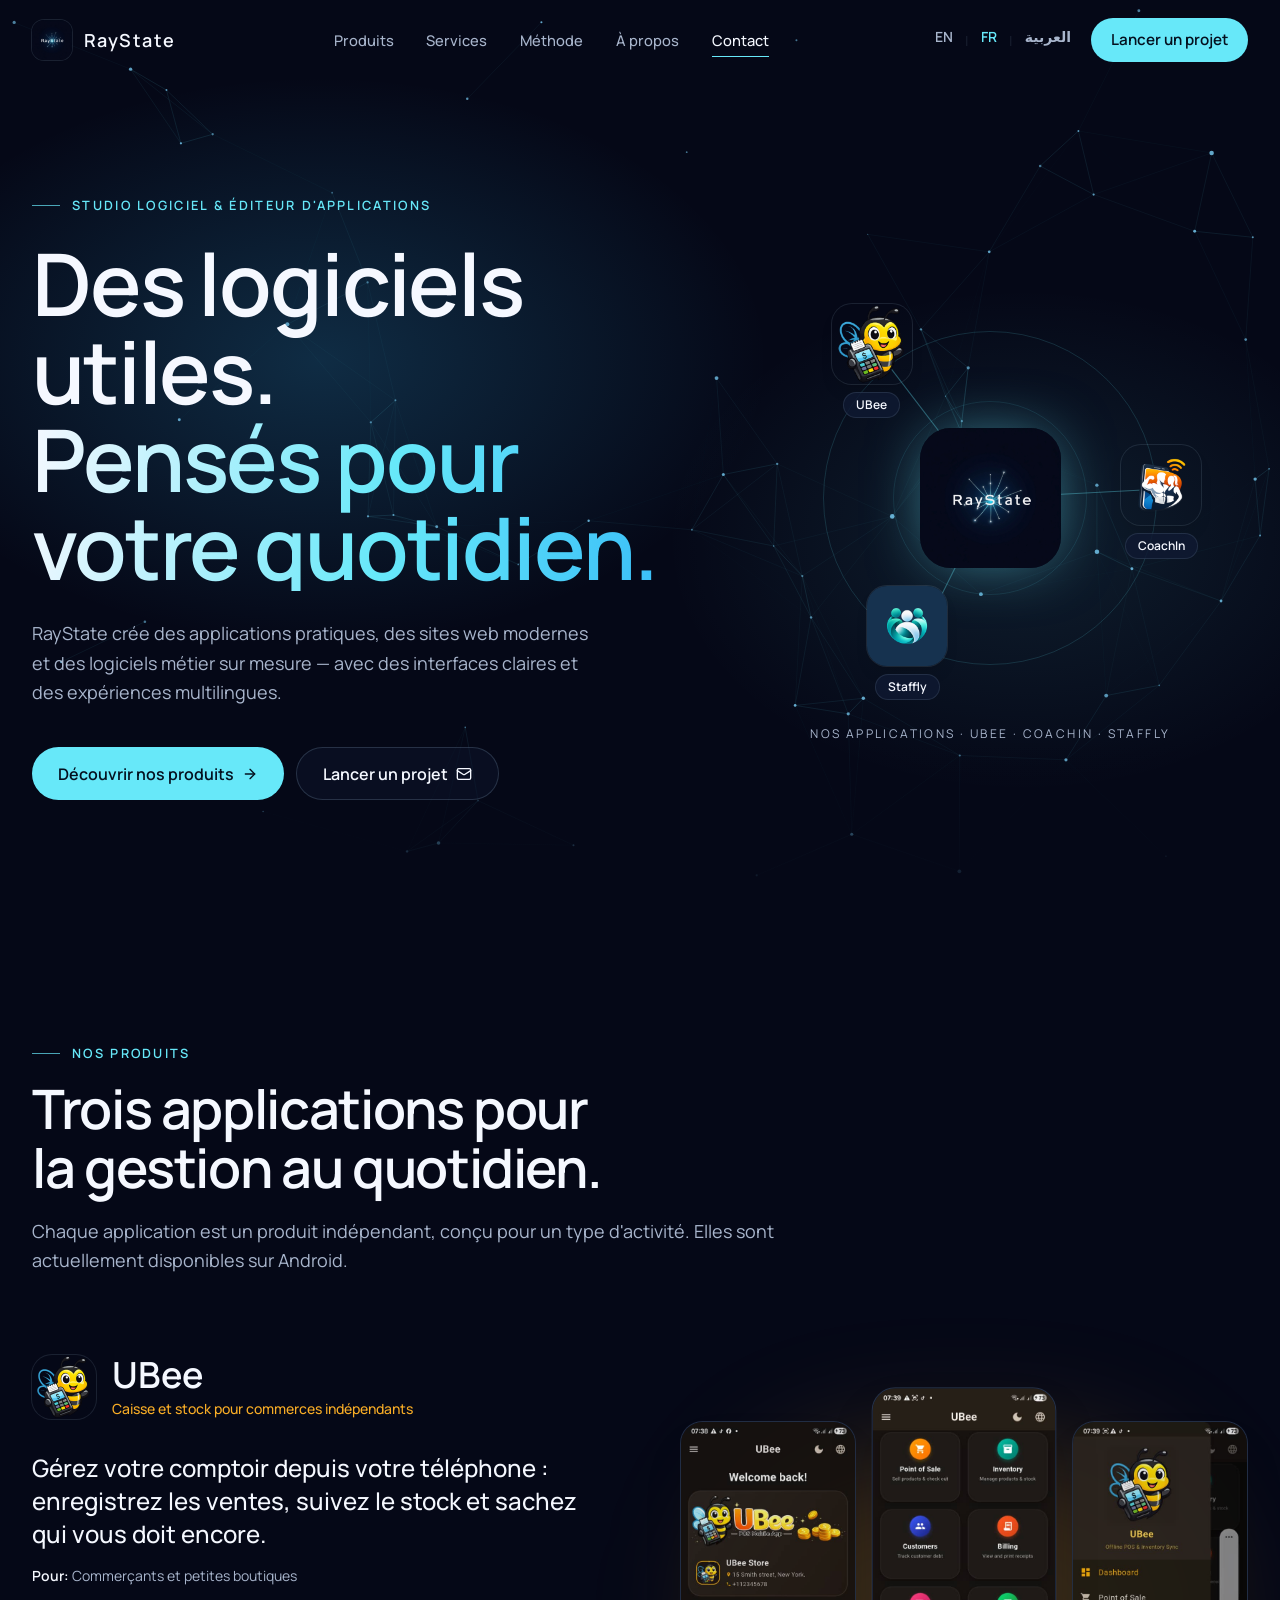
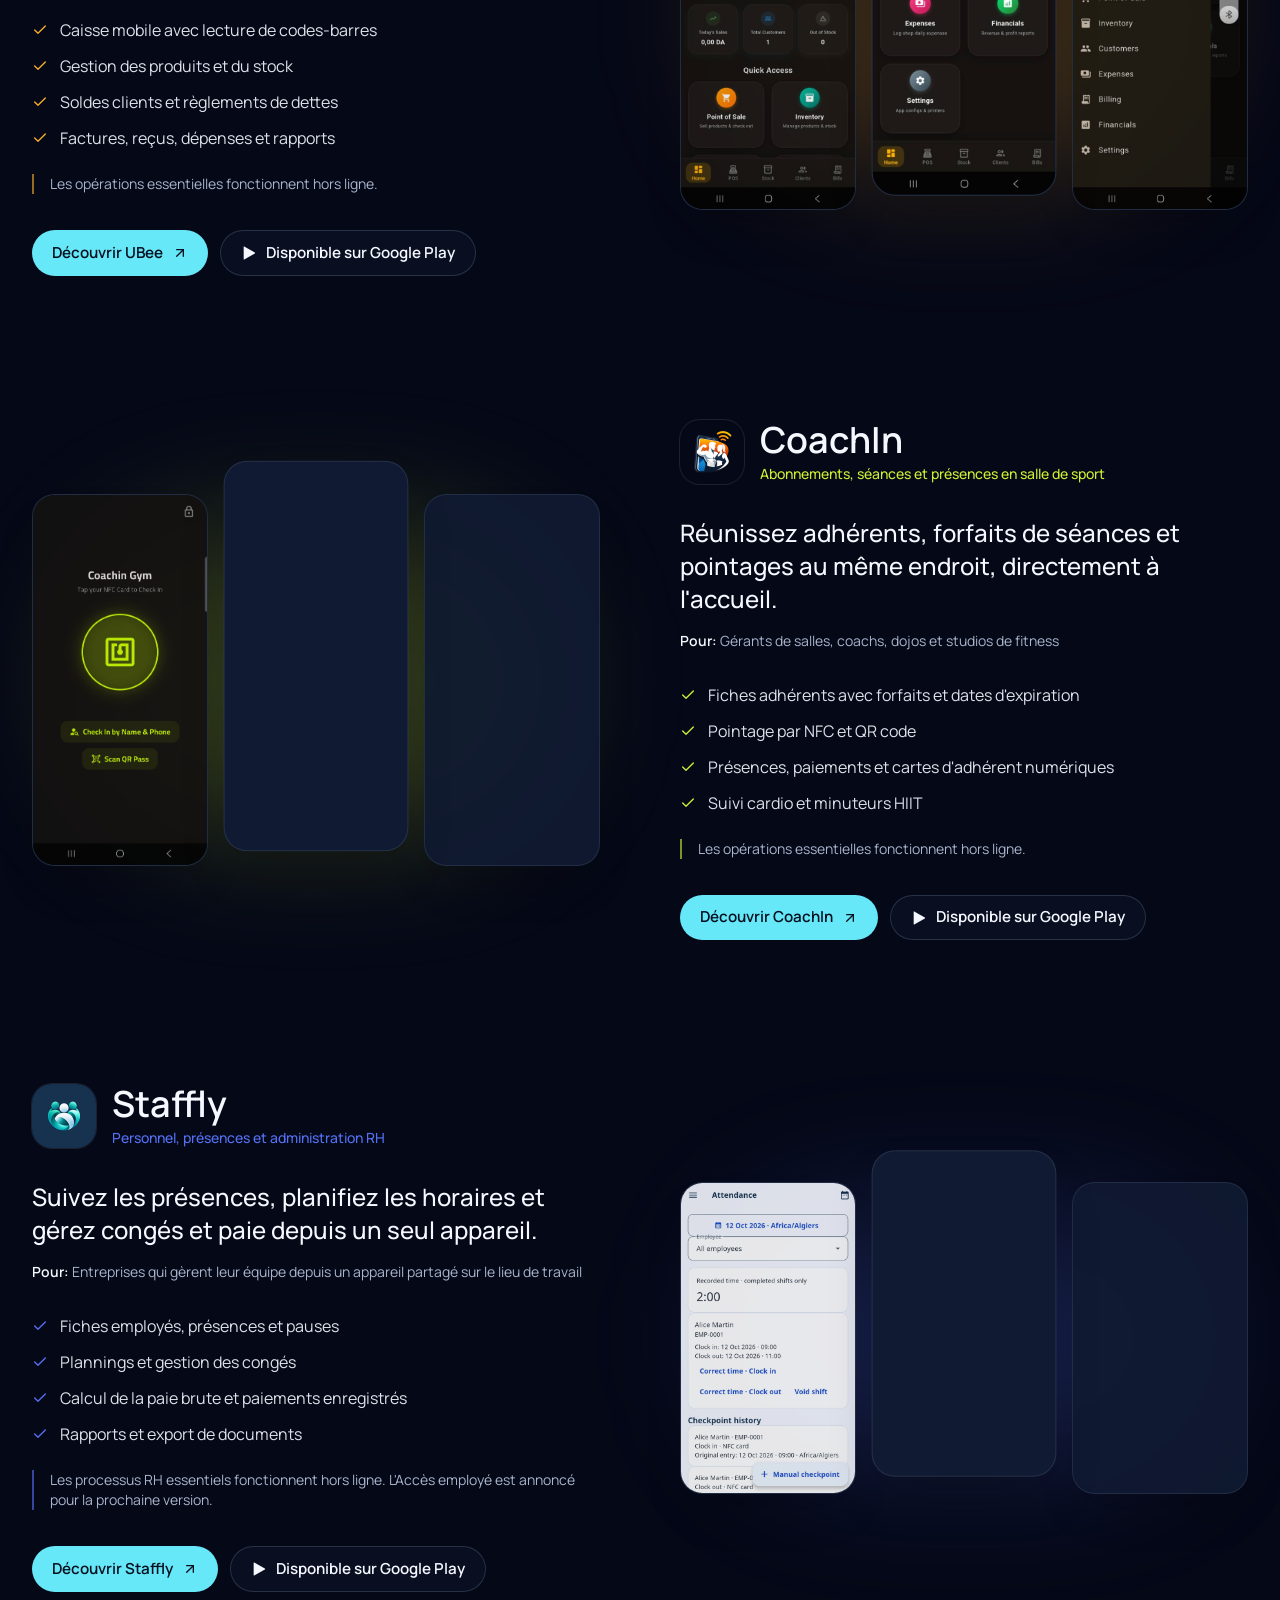
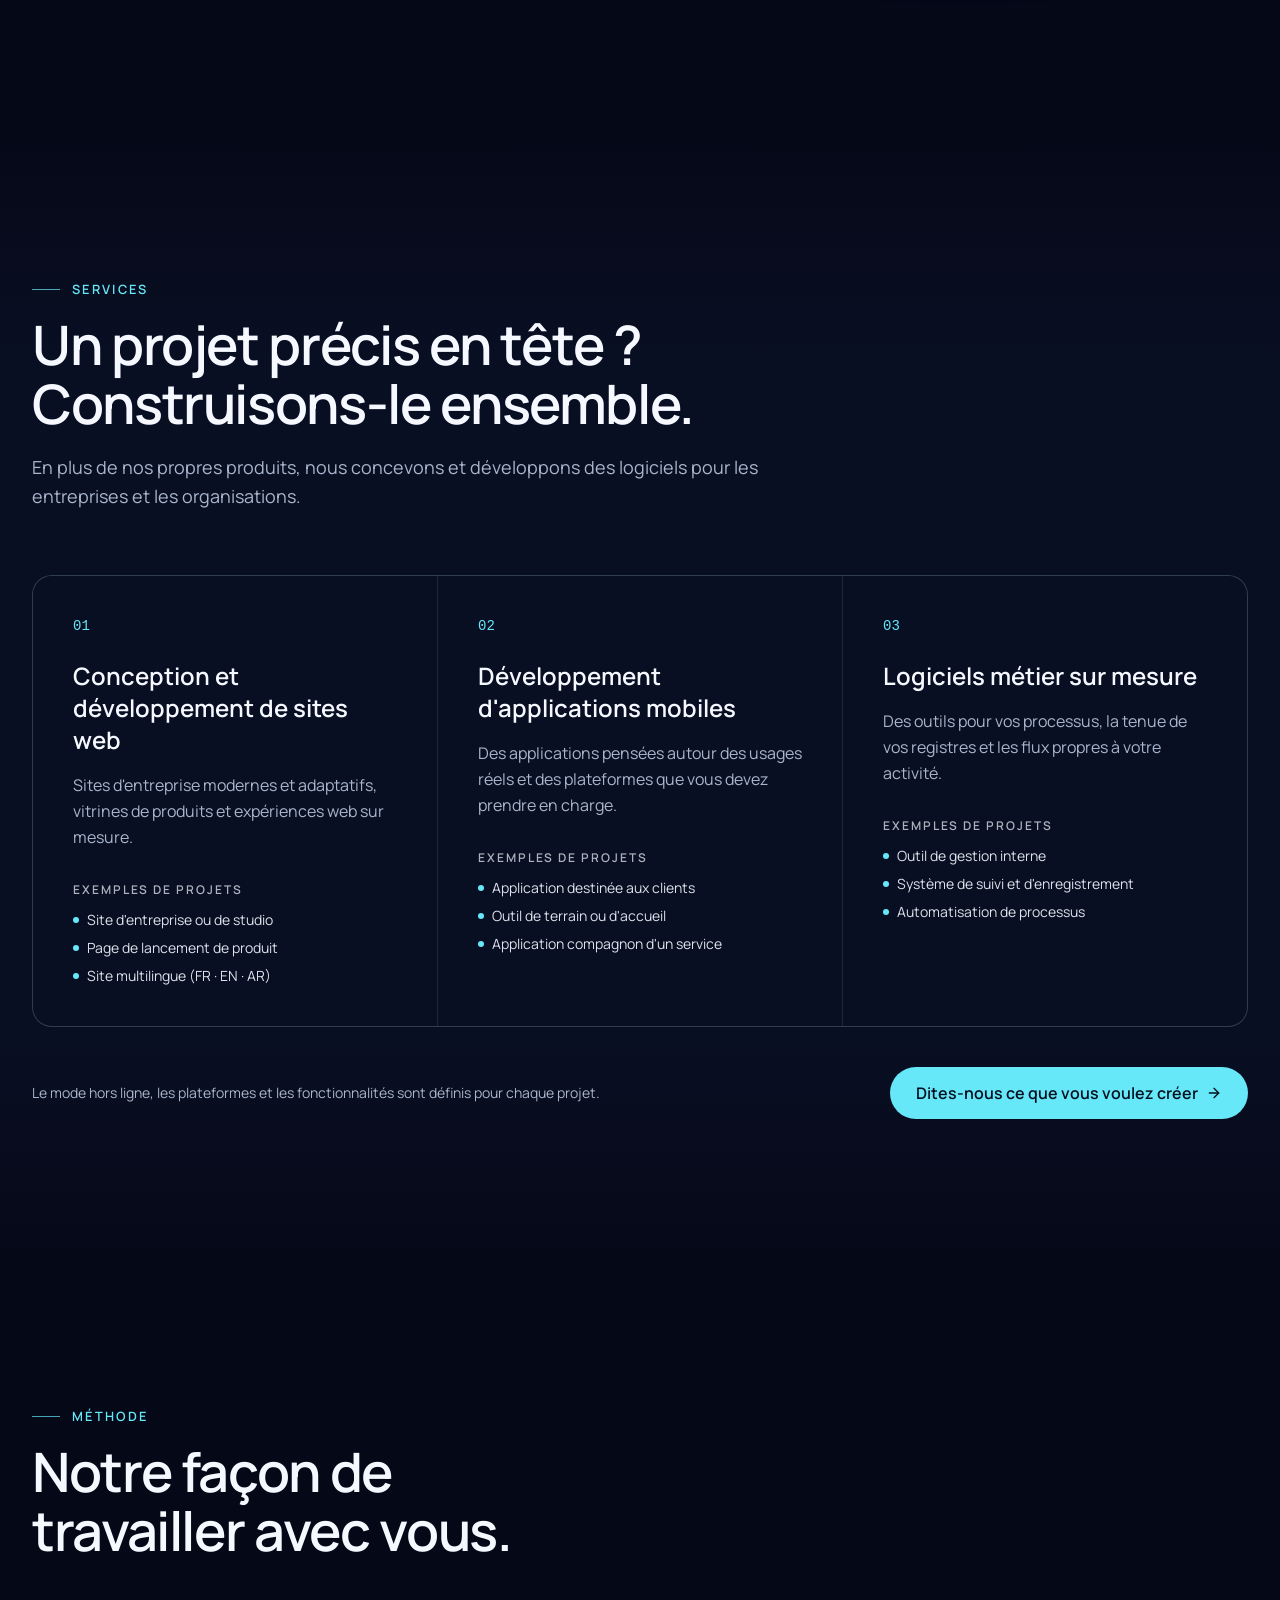
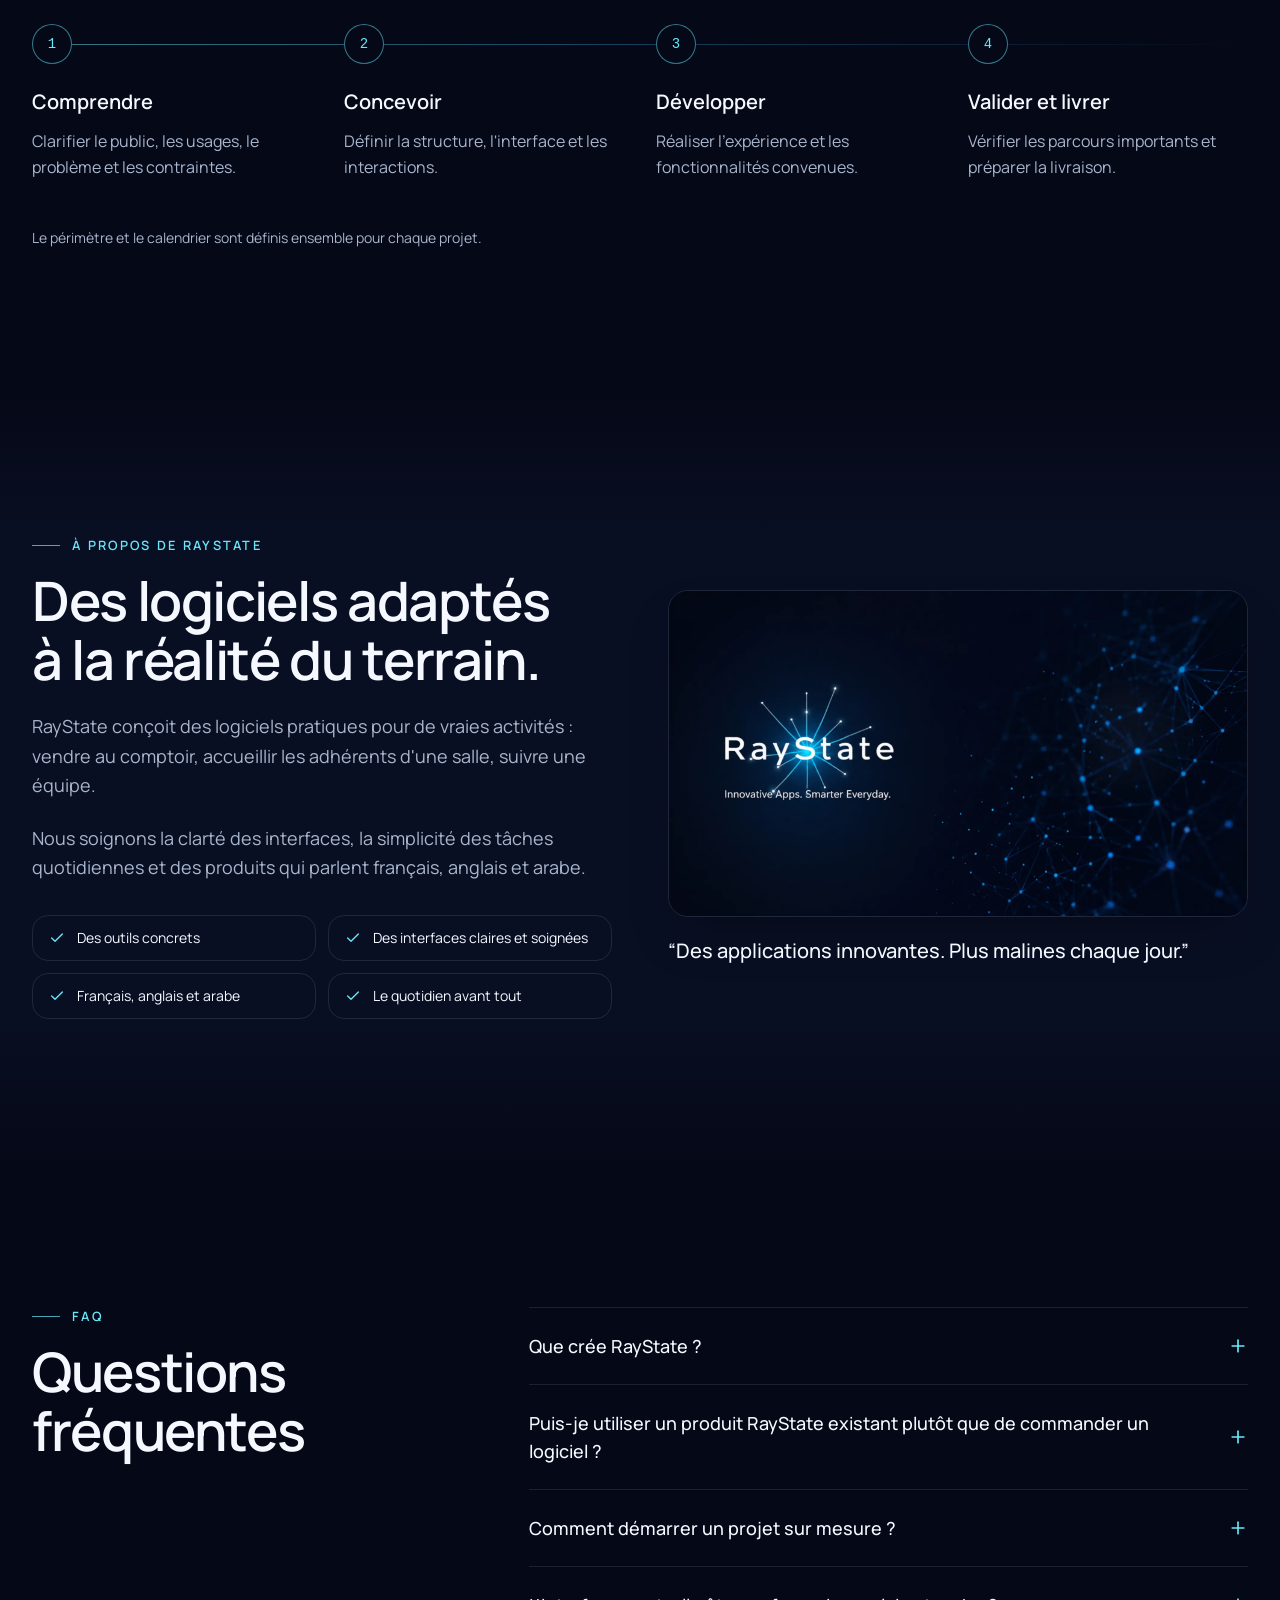
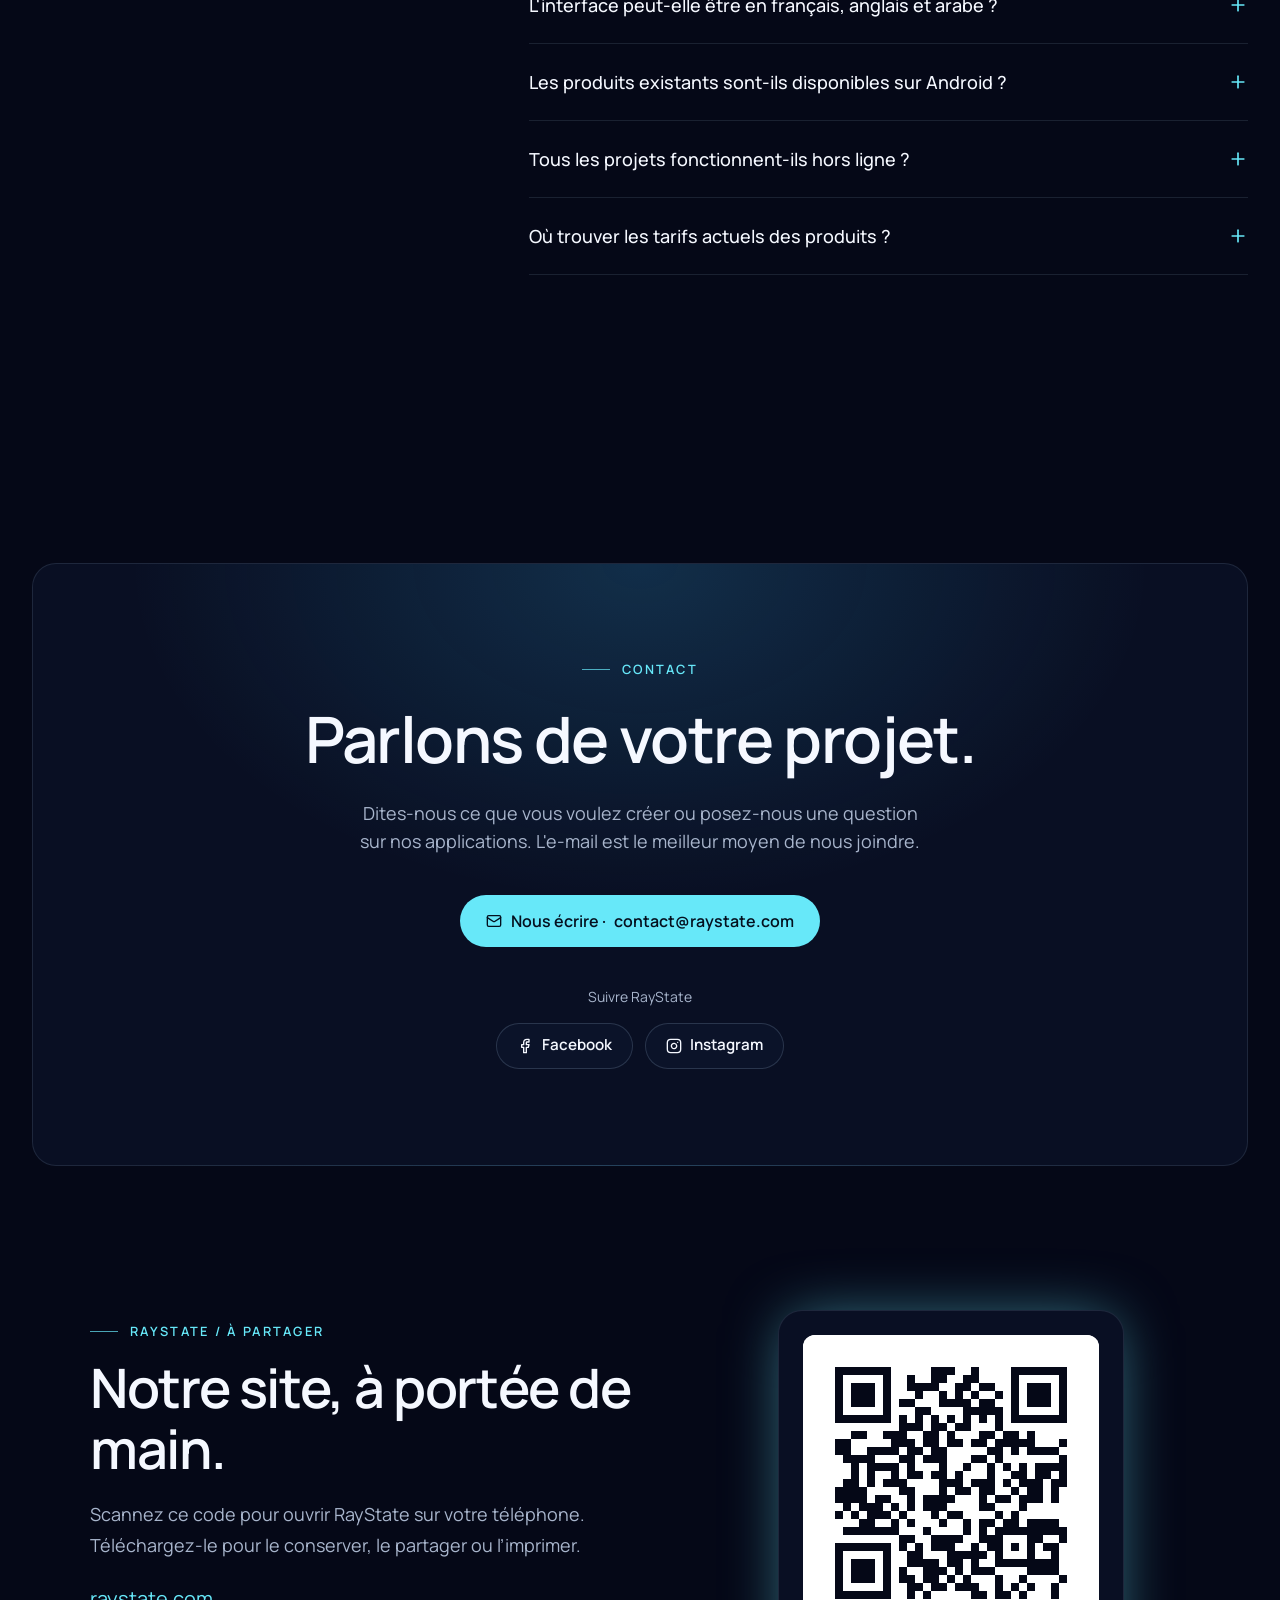
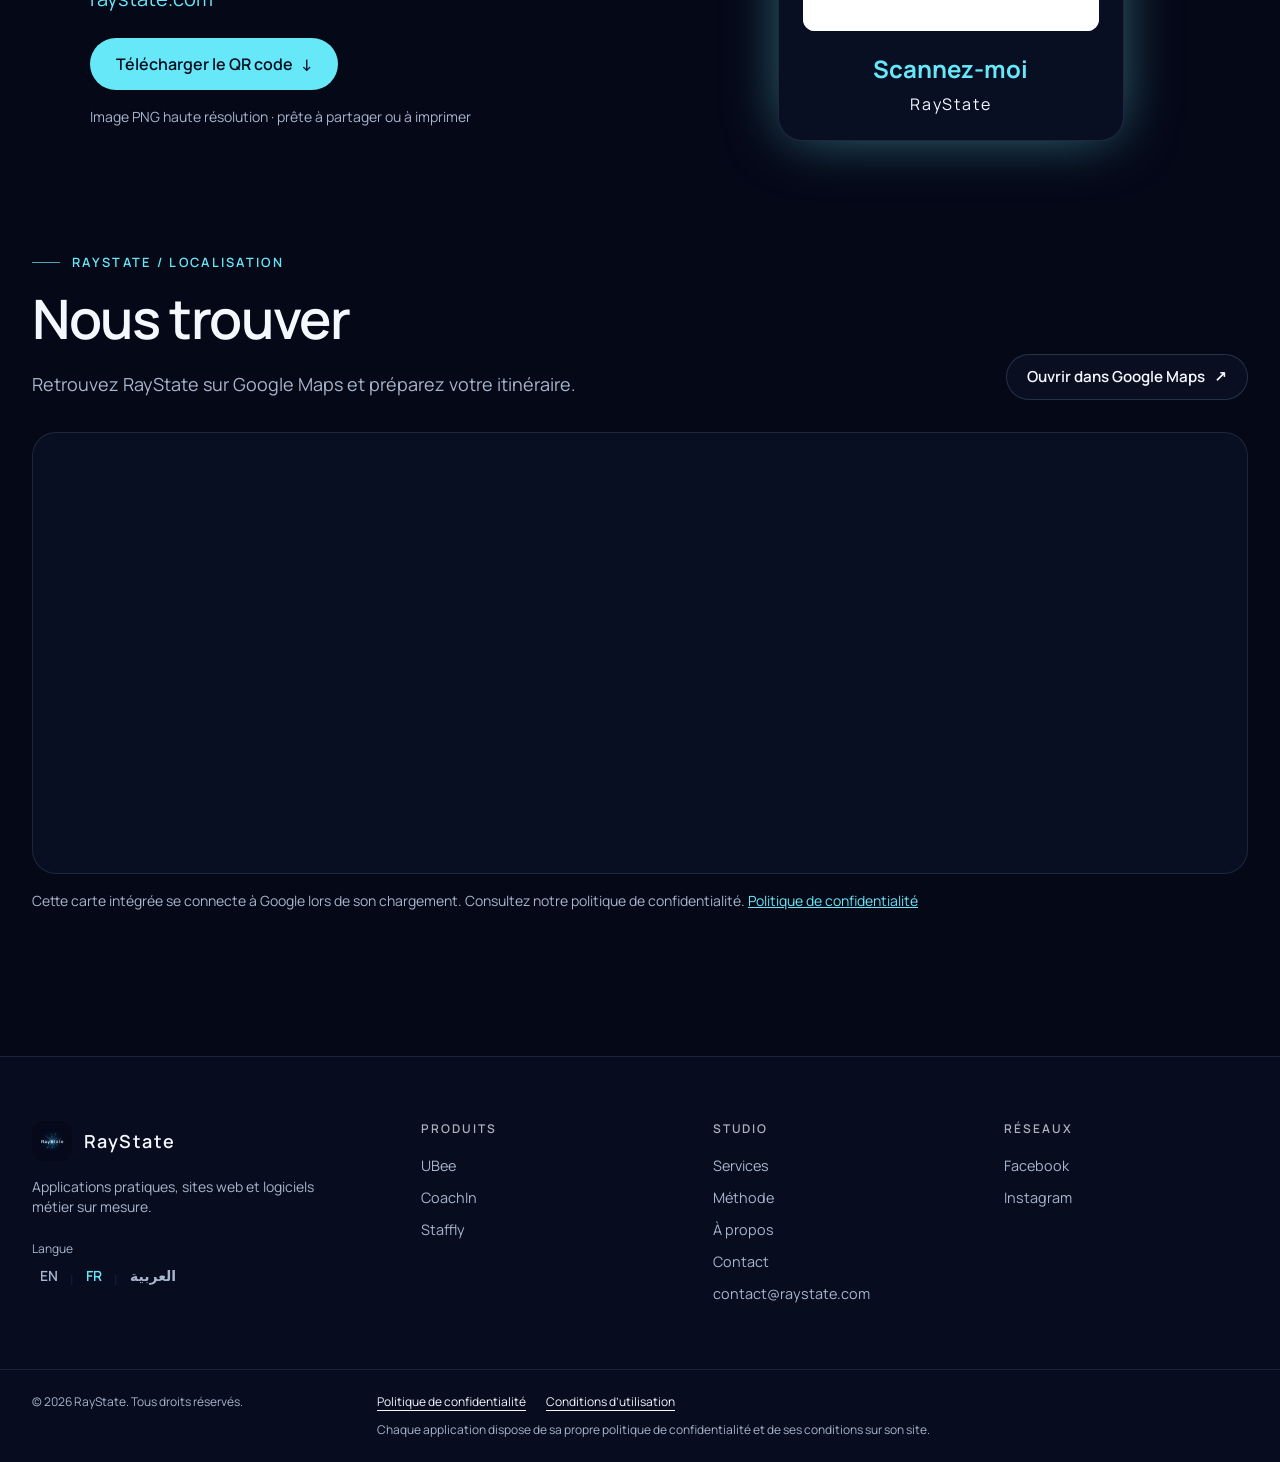
<file: fr/index.html>
<!doctype html>
<html lang="fr" dir="ltr">
<head>
<meta charset="utf-8">
<meta name="viewport" content="width=device-width, initial-scale=1">
<title>RayState — Applications, sites web et logiciels métier sur mesure</title>
<meta name="description" content="RayState crée UBee, CoachIn et Staffly, et conçoit des sites web, applications mobiles et logiciels métier sur mesure en français, anglais et arabe.">
<meta name="theme-color" content="#050817">
<meta name="author" content="RayState">
<link rel="canonical" href="https://raystate.com/fr/">
<link rel="alternate" hreflang="en" href="https://raystate.com/">
<link rel="alternate" hreflang="fr" href="https://raystate.com/fr/">
<link rel="alternate" hreflang="ar" href="https://raystate.com/ar/">
<link rel="alternate" hreflang="x-default" href="https://raystate.com/">
<meta property="og:title" content="RayState — Applications, sites web et logiciels métier sur mesure">
<meta property="og:description" content="RayState crée UBee, CoachIn et Staffly, et conçoit des sites web, applications mobiles et logiciels métier sur mesure en français, anglais et arabe.">
<meta property="og:type" content="website">
<meta property="og:url" content="https://raystate.com/fr/">
<meta property="og:locale" content="fr_FR">
<meta property="og:image" content="https://raystate.com/assets/raystate-banner.webp">
<meta name="twitter:card" content="summary_large_image">
<meta name="twitter:title" content="RayState — Applications, sites web et logiciels métier sur mesure">
<meta name="twitter:description" content="RayState crée UBee, CoachIn et Staffly, et conçoit des sites web, applications mobiles et logiciels métier sur mesure en français, anglais et arabe.">
<meta name="twitter:image" content="https://raystate.com/assets/raystate-banner.webp">
<script type="application/ld+json">{"@context": "https://schema.org", "@graph": [{"@type": "Organization", "@id": "https://raystate.com/#org", "name": "RayState", "url": "https://raystate.com", "email": "contact@raystate.com", "logo": "https://raystate.com/assets/raystate-mark.jpg", "sameAs": ["https://www.facebook.com/raystate.tech/", "https://www.instagram.com/raystate.dev/"]}, {"@type": "WebSite", "name": "RayState — Applications, sites web et logiciels métier sur mesure", "url": "https://raystate.com/fr/", "inLanguage": "fr", "publisher": {"@id": "https://raystate.com/#org"}}]}</script>
<link rel="icon" href="../assets/favicon.ico">
<link rel="stylesheet" href="../assets/styles.css">
<script src="../assets/script.js" defer></script>
</head>
<body>
<div class=""><a href="#main" class="skip-link">Aller au contenu</a><header class="fixed inset-x-0 top-0 z-50 transition-colors duration-300 border-b border-transparent"><div class="container-x flex h-16 items-center justify-between gap-4 lg:h-20"><a href="#top" class="flex items-center gap-3" aria-label="Accueil RayState"><img src="../assets/raystate-mark.jpg" alt="" width="40" height="40" class="size-10 rounded-lg ring-1 ring-border"/><span dir="ltr" class="text-lg font-semibold tracking-[0.08em] text-foreground">RayState</span></a><nav aria-label="Navigation principale" class="hidden lg:block"><ul class="flex items-center gap-1"><li><a href="#products" class="nav-link ">Produits</a></li><li><a href="#services" class="nav-link ">Services</a></li><li><a href="#approach" class="nav-link ">Méthode</a></li><li><a href="#about" class="nav-link ">À propos</a></li><li><a href="#contact" class="nav-link ">Contact</a></li></ul>
</nav>
<div class="hidden items-center gap-3 lg:flex"><nav class="language-switch" aria-label="Choisir la langue"><a href="../" hreflang="en" lang="en">EN</a><span aria-hidden="true">|</span><a href="../fr/" hreflang="fr" lang="fr" aria-current="true">FR</a><span aria-hidden="true">|</span><a href="../ar/" hreflang="ar" lang="ar">العربية</a></nav>
<a href="mailto:contact@raystate.com?subject=Nouvelle%20demande%20de%20projet" class="btn btn-primary">Lancer un projet</a></div><details class="mobile-nav"><summary aria-label="Ouvrir le menu"><svg aria-hidden="true" viewBox="0 0 24 24" fill="none" stroke="currentColor" stroke-width="2"><path d="M4 6h16M4 12h16M4 18h16"/></svg></summary><div class="mobile-panel"><nav aria-label="Navigation principale"><a class="nav-link" href="#products">Produits</a><a class="nav-link" href="#services">Services</a><a class="nav-link" href="#approach">Méthode</a><a class="nav-link" href="#about">À propos</a><a class="nav-link" href="#contact">Contact</a></nav>
<nav class="language-switch" aria-label="Choisir la langue"><a href="../" hreflang="en" lang="en">EN</a><span aria-hidden="true">|</span><a href="../fr/" hreflang="fr" lang="fr" aria-current="true">FR</a><span aria-hidden="true">|</span><a href="../ar/" hreflang="ar" lang="ar">العربية</a></nav>
<a class="btn btn-primary" href="mailto:contact@raystate.com?subject=Nouvelle%20demande%20de%20projet">Lancer un projet</a></div></details></div></header>

<main id="main"><section id="top" class="relative isolate flex min-h-[100svh] items-center overflow-hidden pt-24"><div aria-hidden="true" class="hero-glow absolute inset-0 -z-10"></div><div class="absolute inset-0 -z-10 opacity-90"><canvas aria-hidden="true" class="absolute inset-0 h-full w-full"></canvas></div><div aria-hidden="true" class="absolute inset-x-0 bottom-0 -z-10 h-40 bg-gradient-to-b from-transparent to-background"></div><div class="container-x grid w-full items-center gap-14 py-16 lg:grid-cols-[1.25fr_1fr]"><div><p class="eyebrow hero-in" style="animation-delay:0ms">Studio logiciel &amp; éditeur d&#x27;applications</p>
<h1 class="mt-6 text-balance text-[clamp(2.6rem,7vw,5.4rem)] font-semibold leading-[1.02] tracking-tight text-foreground"><span class="hero-in block" style="animation-delay:80ms">Des logiciels utiles.</span><span class="hero-in text-gradient block" style="animation-delay:180ms">Pensés pour votre quotidien.</span></h1>
<p class="hero-in mt-7 max-w-xl text-lg leading-relaxed text-muted-foreground" style="animation-delay:280ms">RayState crée des applications pratiques, des sites web modernes et des logiciels métier sur mesure — avec des interfaces claires et des expériences multilingues.</p>
<div class="hero-in mt-10 flex flex-wrap gap-3" style="animation-delay:380ms"><a href="#products" class="btn btn-primary btn-lg">Découvrir nos produits <svg xmlns="http://www.w3.org/2000/svg" width="24" height="24" viewBox="0 0 24 24" fill="none" stroke="currentColor" stroke-width="2" stroke-linecap="round" stroke-linejoin="round" class="lucide lucide-arrow-right size-4 shrink-0 rtl:-scale-x-100" aria-hidden="true"><path d="M5 12h14"></path><path d="m12 5 7 7-7 7"></path></svg></a><a href="mailto:contact@raystate.com?subject=Nouvelle%20demande%20de%20projet" class="btn btn-outline btn-lg">Lancer un projet <svg xmlns="http://www.w3.org/2000/svg" width="24" height="24" viewBox="0 0 24 24" fill="none" stroke="currentColor" stroke-width="2" stroke-linecap="round" stroke-linejoin="round" class="lucide lucide-mail size-4" aria-hidden="true"><path d="m22 7-8.991 5.727a2 2 0 0 1-2.009 0L2 7"></path><rect x="2" y="4" width="20" height="16" rx="2"></rect></svg></a></div></div><div class="hero-in relative mx-auto aspect-square w-full max-w-[440px]" style="animation-delay:250ms"><div aria-hidden="true" class="absolute inset-[12%] rounded-full border border-accent-cyan/15"></div><div aria-hidden="true" class="absolute inset-[28%] rounded-full border border-accent-cyan/10"></div><svg aria-hidden="true" viewBox="0 0 100 100" class="absolute inset-0 h-full w-full"><g stroke="var(--accent-cyan)" stroke-opacity="0.35" stroke-width="0.25" fill="none"><line x1="50" y1="50" x2="24" y2="16"></line><line x1="50" y1="50" x2="88" y2="48"></line><line x1="50" y1="50" x2="32" y2="86"></line></g></svg><div class="absolute inset-[34%] overflow-hidden rounded-[22%] shadow-glow ring-1 ring-accent-cyan/30"><img src="../assets/raystate-mark.jpg" alt="RayState" width="512" height="512" class="h-full w-full object-cover"/></div><a href="#ubee" class="float-0 group absolute top-[6%] start-[14%] flex flex-col items-center gap-2"><img src="../assets/ubee-app-icon.png" alt="Icône de l&#x27;application UBee" width="88" height="88" class="size-16 rounded-2xl shadow-lg ring-1 ring-border transition-transform duration-300 group-hover:-translate-y-1 sm:size-20"/><span dir="ltr" class="rounded-full border border-border bg-surface/80 px-3 py-1 text-xs font-semibold text-foreground">UBee</span></a><a href="#coachin" class="float-1 group absolute top-[38%] end-[2%] flex flex-col items-center gap-2"><img src="../assets/coachin-icon.png" alt="Icône de l&#x27;application CoachIn" width="88" height="88" class="size-16 rounded-2xl shadow-lg ring-1 ring-border transition-transform duration-300 group-hover:-translate-y-1 sm:size-20"/><span dir="ltr" class="rounded-full border border-border bg-surface/80 px-3 py-1 text-xs font-semibold text-foreground">CoachIn</span></a><a href="#staffly" class="float-2 group absolute bottom-[4%] start-[22%] flex flex-col items-center gap-2"><img src="../assets/staffly-icon.png" alt="Icône de l&#x27;application Staffly" width="88" height="88" class="size-16 rounded-2xl shadow-lg ring-1 ring-border transition-transform duration-300 group-hover:-translate-y-1 sm:size-20"/><span dir="ltr" class="rounded-full border border-border bg-surface/80 px-3 py-1 text-xs font-semibold text-foreground">Staffly</span></a><p class="absolute -bottom-6 inset-x-0 text-center text-xs uppercase tracking-[0.2em] text-muted-foreground">Nos applications · <bdi dir="ltr" class="inline-block">UBee · CoachIn · Staffly</bdi></p>
</div></div></section>
<section id="products" class="section"><div class="container-x"><div class="reveal max-w-3xl "><p class="eyebrow">Nos produits</p>
<h2 class="mt-4 text-balance text-[clamp(2rem,4.4vw,3.4rem)] font-semibold leading-[1.08] tracking-tight text-foreground">Trois applications pour la gestion au quotidien.</h2>
<p class="mt-5 text-lg leading-relaxed text-muted-foreground">Chaque application est un produit indépendant, conçu pour un type d&#x27;activité. Elles sont actuellement disponibles sur Android.</p>
</div><div class="mt-20 flex flex-col gap-28 lg:gap-36"><article id="ubee" class="product scroll-mt-28 grid items-center gap-12 lg:grid-cols-2 lg:gap-20" style="--product:oklch(0.8 0.16 75)" aria-labelledby="ubee-title"><div class="reveal "><div class="flex items-center gap-4"><img src="../assets/ubee-app-icon.png" alt="Icône de l&#x27;application UBee" width="64" height="64" loading="lazy" class="size-16 rounded-2xl ring-1 ring-border"/><div><h3 id="ubee-title" dir="ltr" class="text-3xl font-semibold text-foreground sm:text-4xl rtl:text-end">UBee</h3>
<p class="mt-1 text-sm font-medium text-product">Caisse et stock pour commerces indépendants</p>
</div></div><p class="mt-8 text-2xl font-medium leading-snug text-foreground">Gérez votre comptoir depuis votre téléphone : enregistrez les ventes, suivez le stock et sachez qui vous doit encore.</p>
<p class="mt-4 text-sm text-muted-foreground"><span class="font-semibold text-foreground">Pour:</span> Commerçants et petites boutiques</p>
<ul class="mt-8 grid gap-3"><li class="flex gap-3 text-foreground/90"><svg xmlns="http://www.w3.org/2000/svg" width="24" height="24" viewBox="0 0 24 24" fill="none" stroke="currentColor" stroke-width="2" stroke-linecap="round" stroke-linejoin="round" class="lucide lucide-check mt-1 size-4 shrink-0 text-product" aria-hidden="true"><path d="M20 6 9 17l-5-5"></path></svg><span>Caisse mobile avec lecture de codes-barres</span></li><li class="flex gap-3 text-foreground/90"><svg xmlns="http://www.w3.org/2000/svg" width="24" height="24" viewBox="0 0 24 24" fill="none" stroke="currentColor" stroke-width="2" stroke-linecap="round" stroke-linejoin="round" class="lucide lucide-check mt-1 size-4 shrink-0 text-product" aria-hidden="true"><path d="M20 6 9 17l-5-5"></path></svg><span>Gestion des produits et du stock</span></li><li class="flex gap-3 text-foreground/90"><svg xmlns="http://www.w3.org/2000/svg" width="24" height="24" viewBox="0 0 24 24" fill="none" stroke="currentColor" stroke-width="2" stroke-linecap="round" stroke-linejoin="round" class="lucide lucide-check mt-1 size-4 shrink-0 text-product" aria-hidden="true"><path d="M20 6 9 17l-5-5"></path></svg><span>Soldes clients et règlements de dettes</span></li><li class="flex gap-3 text-foreground/90"><svg xmlns="http://www.w3.org/2000/svg" width="24" height="24" viewBox="0 0 24 24" fill="none" stroke="currentColor" stroke-width="2" stroke-linecap="round" stroke-linejoin="round" class="lucide lucide-check mt-1 size-4 shrink-0 text-product" aria-hidden="true"><path d="M20 6 9 17l-5-5"></path></svg><span>Factures, reçus, dépenses et rapports</span></li></ul>
<p class="mt-6 border-s-2 border-product/60 ps-4 text-sm text-muted-foreground">Les opérations essentielles fonctionnent hors ligne.</p>
<div class="mt-9 flex flex-wrap gap-3"><a href="https://ubee.raystate.com" target="_blank" rel="noopener" class="btn btn-primary">Découvrir UBee <svg xmlns="http://www.w3.org/2000/svg" width="24" height="24" viewBox="0 0 24 24" fill="none" stroke="currentColor" stroke-width="2" stroke-linecap="round" stroke-linejoin="round" class="lucide lucide-arrow-up-right size-4 rtl:-scale-x-100" aria-hidden="true"><path d="M7 7h10v10"></path><path d="M7 17 17 7"></path></svg><span class="sr-only">(s&#x27;ouvre dans un nouvel onglet)</span></a><a href="https://play.google.com/store/apps/details?id=com.raystate.ubee" target="_blank" rel="noopener" class="btn btn-outline"><svg aria-hidden="true" viewBox="0 0 24 24" class="size-4 shrink-0"><path fill="currentColor" d="M4 2.8v18.4c0 .5.5.8.9.6l15.8-9.2a.7.7 0 0 0 0-1.2L4.9 2.2C4.5 2 4 2.3 4 2.8Z"></path></svg> Disponible sur Google Play<span class="sr-only">(s&#x27;ouvre dans un nouvel onglet)</span></a></div></div><div class="reveal relative " dir="ltr"><div aria-hidden="true" class="product-halo absolute inset-[8%] -z-10 rounded-full blur-3xl"></div><div class="grid grid-cols-3 items-center gap-3 sm:gap-5"><figure class="phone overflow-hidden rounded-[1.4rem] border border-border bg-surface shadow-2xl opacity-90"><img src="../assets/ubee-play-01.jpg" alt="Écran d&#x27;accueil UBee" width="485" height="1080" loading="lazy" decoding="async" class="h-auto w-full"/></figure>
<figure class="phone overflow-hidden rounded-[1.4rem] border border-border bg-surface shadow-2xl z-10 scale-105 sm:-translate-y-6"><img src="../assets/ubee-play-03.jpg" alt="Menu principal UBee" width="485" height="1080" loading="lazy" decoding="async" class="h-auto w-full"/></figure>
<figure class="phone overflow-hidden rounded-[1.4rem] border border-border bg-surface shadow-2xl opacity-90"><img src="../assets/ubee-play-04.jpg" alt="Écran de l&#x27;application UBee" width="485" height="1080" loading="lazy" decoding="async" class="h-auto w-full"/></figure>
</div></div></article>
<article id="coachin" class="product scroll-mt-28 grid items-center gap-12 lg:grid-cols-2 lg:gap-20" style="--product:oklch(0.9 0.2 120)" aria-labelledby="coachin-title"><div class="reveal lg:order-2"><div class="flex items-center gap-4"><img src="../assets/coachin-icon.png" alt="Icône de l&#x27;application CoachIn" width="64" height="64" loading="lazy" class="size-16 rounded-2xl ring-1 ring-border"/><div><h3 id="coachin-title" dir="ltr" class="text-3xl font-semibold text-foreground sm:text-4xl rtl:text-end">CoachIn</h3>
<p class="mt-1 text-sm font-medium text-product">Abonnements, séances et présences en salle de sport</p>
</div></div><p class="mt-8 text-2xl font-medium leading-snug text-foreground">Réunissez adhérents, forfaits de séances et pointages au même endroit, directement à l&#x27;accueil.</p>
<p class="mt-4 text-sm text-muted-foreground"><span class="font-semibold text-foreground">Pour:</span> Gérants de salles, coachs, dojos et studios de fitness</p>
<ul class="mt-8 grid gap-3"><li class="flex gap-3 text-foreground/90"><svg xmlns="http://www.w3.org/2000/svg" width="24" height="24" viewBox="0 0 24 24" fill="none" stroke="currentColor" stroke-width="2" stroke-linecap="round" stroke-linejoin="round" class="lucide lucide-check mt-1 size-4 shrink-0 text-product" aria-hidden="true"><path d="M20 6 9 17l-5-5"></path></svg><span>Fiches adhérents avec forfaits et dates d&#x27;expiration</span></li><li class="flex gap-3 text-foreground/90"><svg xmlns="http://www.w3.org/2000/svg" width="24" height="24" viewBox="0 0 24 24" fill="none" stroke="currentColor" stroke-width="2" stroke-linecap="round" stroke-linejoin="round" class="lucide lucide-check mt-1 size-4 shrink-0 text-product" aria-hidden="true"><path d="M20 6 9 17l-5-5"></path></svg><span>Pointage par NFC et QR code</span></li><li class="flex gap-3 text-foreground/90"><svg xmlns="http://www.w3.org/2000/svg" width="24" height="24" viewBox="0 0 24 24" fill="none" stroke="currentColor" stroke-width="2" stroke-linecap="round" stroke-linejoin="round" class="lucide lucide-check mt-1 size-4 shrink-0 text-product" aria-hidden="true"><path d="M20 6 9 17l-5-5"></path></svg><span>Présences, paiements et cartes d&#x27;adhérent numériques</span></li><li class="flex gap-3 text-foreground/90"><svg xmlns="http://www.w3.org/2000/svg" width="24" height="24" viewBox="0 0 24 24" fill="none" stroke="currentColor" stroke-width="2" stroke-linecap="round" stroke-linejoin="round" class="lucide lucide-check mt-1 size-4 shrink-0 text-product" aria-hidden="true"><path d="M20 6 9 17l-5-5"></path></svg><span>Suivi cardio et minuteurs HIIT</span></li></ul>
<p class="mt-6 border-s-2 border-product/60 ps-4 text-sm text-muted-foreground">Les opérations essentielles fonctionnent hors ligne.</p>
<div class="mt-9 flex flex-wrap gap-3"><a href="https://coachin.raystate.com" target="_blank" rel="noopener" class="btn btn-primary">Découvrir CoachIn <svg xmlns="http://www.w3.org/2000/svg" width="24" height="24" viewBox="0 0 24 24" fill="none" stroke="currentColor" stroke-width="2" stroke-linecap="round" stroke-linejoin="round" class="lucide lucide-arrow-up-right size-4 rtl:-scale-x-100" aria-hidden="true"><path d="M7 7h10v10"></path><path d="M7 17 17 7"></path></svg><span class="sr-only">(s&#x27;ouvre dans un nouvel onglet)</span></a><a href="https://play.google.com/store/apps/details?id=com.raystate.coachin" target="_blank" rel="noopener" class="btn btn-outline"><svg aria-hidden="true" viewBox="0 0 24 24" class="size-4 shrink-0"><path fill="currentColor" d="M4 2.8v18.4c0 .5.5.8.9.6l15.8-9.2a.7.7 0 0 0 0-1.2L4.9 2.2C4.5 2 4 2.3 4 2.8Z"></path></svg> Disponible sur Google Play<span class="sr-only">(s&#x27;ouvre dans un nouvel onglet)</span></a></div></div><div class="reveal relative lg:order-1" dir="ltr"><div aria-hidden="true" class="product-halo absolute inset-[8%] -z-10 rounded-full blur-3xl"></div><div class="grid grid-cols-3 items-center gap-3 sm:gap-5"><figure class="phone overflow-hidden rounded-[1.4rem] border border-border bg-surface shadow-2xl opacity-90"><img src="../assets/checkin_en.webp" alt="Écran de pointage NFC CoachIn" width="902" height="1920" loading="lazy" decoding="async" class="h-auto w-full"/></figure>
<figure class="phone overflow-hidden rounded-[1.4rem] border border-border bg-surface shadow-2xl z-10 scale-105 sm:-translate-y-6"><img src="../assets/subscribe_en.webp" alt="Formulaire nouvel adhérent CoachIn" width="902" height="1920" loading="lazy" decoding="async" class="h-auto w-full"/></figure>
<figure class="phone overflow-hidden rounded-[1.4rem] border border-border bg-surface shadow-2xl opacity-90"><img src="../assets/pin_en.webp" alt="Écran de code PIN CoachIn" width="902" height="1920" loading="lazy" decoding="async" class="h-auto w-full"/></figure>
</div></div></article>
<article id="staffly" class="product scroll-mt-28 grid items-center gap-12 lg:grid-cols-2 lg:gap-20" style="--product:oklch(0.6 0.2 270)" aria-labelledby="staffly-title"><div class="reveal "><div class="flex items-center gap-4"><img src="../assets/staffly-icon.png" alt="Icône de l&#x27;application Staffly" width="64" height="64" loading="lazy" class="size-16 rounded-2xl ring-1 ring-border"/><div><h3 id="staffly-title" dir="ltr" class="text-3xl font-semibold text-foreground sm:text-4xl rtl:text-end">Staffly</h3>
<p class="mt-1 text-sm font-medium text-product">Personnel, présences et administration RH</p>
</div></div><p class="mt-8 text-2xl font-medium leading-snug text-foreground">Suivez les présences, planifiez les horaires et gérez congés et paie depuis un seul appareil.</p>
<p class="mt-4 text-sm text-muted-foreground"><span class="font-semibold text-foreground">Pour:</span> Entreprises qui gèrent leur équipe depuis un appareil partagé sur le lieu de travail</p>
<ul class="mt-8 grid gap-3"><li class="flex gap-3 text-foreground/90"><svg xmlns="http://www.w3.org/2000/svg" width="24" height="24" viewBox="0 0 24 24" fill="none" stroke="currentColor" stroke-width="2" stroke-linecap="round" stroke-linejoin="round" class="lucide lucide-check mt-1 size-4 shrink-0 text-product" aria-hidden="true"><path d="M20 6 9 17l-5-5"></path></svg><span>Fiches employés, présences et pauses</span></li><li class="flex gap-3 text-foreground/90"><svg xmlns="http://www.w3.org/2000/svg" width="24" height="24" viewBox="0 0 24 24" fill="none" stroke="currentColor" stroke-width="2" stroke-linecap="round" stroke-linejoin="round" class="lucide lucide-check mt-1 size-4 shrink-0 text-product" aria-hidden="true"><path d="M20 6 9 17l-5-5"></path></svg><span>Plannings et gestion des congés</span></li><li class="flex gap-3 text-foreground/90"><svg xmlns="http://www.w3.org/2000/svg" width="24" height="24" viewBox="0 0 24 24" fill="none" stroke="currentColor" stroke-width="2" stroke-linecap="round" stroke-linejoin="round" class="lucide lucide-check mt-1 size-4 shrink-0 text-product" aria-hidden="true"><path d="M20 6 9 17l-5-5"></path></svg><span>Calcul de la paie brute et paiements enregistrés</span></li><li class="flex gap-3 text-foreground/90"><svg xmlns="http://www.w3.org/2000/svg" width="24" height="24" viewBox="0 0 24 24" fill="none" stroke="currentColor" stroke-width="2" stroke-linecap="round" stroke-linejoin="round" class="lucide lucide-check mt-1 size-4 shrink-0 text-product" aria-hidden="true"><path d="M20 6 9 17l-5-5"></path></svg><span>Rapports et export de documents</span></li></ul>
<p class="mt-6 border-s-2 border-product/60 ps-4 text-sm text-muted-foreground">Les processus RH essentiels fonctionnent hors ligne. L&#x27;Accès employé est annoncé pour la prochaine version.</p>
<div class="mt-9 flex flex-wrap gap-3"><a href="https://staffly.raystate.com" target="_blank" rel="noopener" class="btn btn-primary">Découvrir Staffly <svg xmlns="http://www.w3.org/2000/svg" width="24" height="24" viewBox="0 0 24 24" fill="none" stroke="currentColor" stroke-width="2" stroke-linecap="round" stroke-linejoin="round" class="lucide lucide-arrow-up-right size-4 rtl:-scale-x-100" aria-hidden="true"><path d="M7 7h10v10"></path><path d="M7 17 17 7"></path></svg><span class="sr-only">(s&#x27;ouvre dans un nouvel onglet)</span></a><a href="https://play.google.com/store/apps/details?id=com.raystate.staffly" target="_blank" rel="noopener" class="btn btn-outline"><svg aria-hidden="true" viewBox="0 0 24 24" class="size-4 shrink-0"><path fill="currentColor" d="M4 2.8v18.4c0 .5.5.8.9.6l15.8-9.2a.7.7 0 0 0 0-1.2L4.9 2.2C4.5 2 4 2.3 4 2.8Z"></path></svg> Disponible sur Google Play<span class="sr-only">(s&#x27;ouvre dans un nouvel onglet)</span></a></div></div><div class="reveal relative " dir="ltr"><div aria-hidden="true" class="product-halo absolute inset-[8%] -z-10 rounded-full blur-3xl"></div><div class="grid grid-cols-3 items-center gap-3 sm:gap-5"><figure class="phone overflow-hidden rounded-[1.4rem] border border-border bg-surface shadow-2xl opacity-90"><img src="../assets/en-attendance.webp" alt="Écran des présences Staffly" width="1080" height="1920" loading="lazy" decoding="async" class="h-auto w-full"/></figure>
<figure class="phone overflow-hidden rounded-[1.4rem] border border-border bg-surface shadow-2xl z-10 scale-105 sm:-translate-y-6"><img src="../assets/en-profile.webp" alt="Fiche employé Staffly" width="1080" height="1920" loading="lazy" decoding="async" class="h-auto w-full"/></figure>
<figure class="phone overflow-hidden rounded-[1.4rem] border border-border bg-surface shadow-2xl opacity-90"><img src="../assets/en-checkpoint.webp" alt="Écran de pointage Staffly" width="1080" height="1920" loading="lazy" decoding="async" class="h-auto w-full"/></figure>
</div></div></article>
</div></div></section>
<section id="services" class="section relative bg-band"><div class="container-x"><div class="reveal max-w-3xl "><p class="eyebrow">Services</p>
<h2 class="mt-4 text-balance text-[clamp(2rem,4.4vw,3.4rem)] font-semibold leading-[1.08] tracking-tight text-foreground">Un projet précis en tête ? Construisons-le ensemble.</h2>
<p class="mt-5 text-lg leading-relaxed text-muted-foreground">En plus de nos propres produits, nous concevons et développons des logiciels pour les entreprises et les organisations.</p>
</div><div class="mt-16 grid gap-px overflow-hidden rounded-2xl border border-border bg-border lg:grid-cols-3"><div class="reveal service flex flex-col bg-surface-2 p-8 sm:p-10" style="transition-delay:0ms"><span class="font-mono text-sm text-accent-cyan">01</span><h3 class="mt-6 text-2xl font-semibold text-foreground">Conception et développement de sites web</h3>
<p class="mt-4 leading-relaxed text-muted-foreground">Sites d&#x27;entreprise modernes et adaptatifs, vitrines de produits et expériences web sur mesure.</p>
<p class="mt-8 text-xs font-semibold uppercase tracking-[0.16em] text-foreground/70">Exemples de projets</p>
<ul class="mt-3 grid gap-2"><li class="flex items-center gap-2 text-sm text-foreground/90"><span aria-hidden="true" class="size-1.5 rounded-full bg-accent-cyan"></span>Site d&#x27;entreprise ou de studio</li><li class="flex items-center gap-2 text-sm text-foreground/90"><span aria-hidden="true" class="size-1.5 rounded-full bg-accent-cyan"></span>Page de lancement de produit</li><li class="flex items-center gap-2 text-sm text-foreground/90"><span aria-hidden="true" class="size-1.5 rounded-full bg-accent-cyan"></span>Site multilingue (FR · EN · AR)</li></ul>
</div><div class="reveal service flex flex-col bg-surface-2 p-8 sm:p-10" style="transition-delay:80ms"><span class="font-mono text-sm text-accent-cyan">02</span><h3 class="mt-6 text-2xl font-semibold text-foreground">Développement d&#x27;applications mobiles</h3>
<p class="mt-4 leading-relaxed text-muted-foreground">Des applications pensées autour des usages réels et des plateformes que vous devez prendre en charge.</p>
<p class="mt-8 text-xs font-semibold uppercase tracking-[0.16em] text-foreground/70">Exemples de projets</p>
<ul class="mt-3 grid gap-2"><li class="flex items-center gap-2 text-sm text-foreground/90"><span aria-hidden="true" class="size-1.5 rounded-full bg-accent-cyan"></span>Application destinée aux clients</li><li class="flex items-center gap-2 text-sm text-foreground/90"><span aria-hidden="true" class="size-1.5 rounded-full bg-accent-cyan"></span>Outil de terrain ou d&#x27;accueil</li><li class="flex items-center gap-2 text-sm text-foreground/90"><span aria-hidden="true" class="size-1.5 rounded-full bg-accent-cyan"></span>Application compagnon d&#x27;un service</li></ul>
</div><div class="reveal service flex flex-col bg-surface-2 p-8 sm:p-10" style="transition-delay:160ms"><span class="font-mono text-sm text-accent-cyan">03</span><h3 class="mt-6 text-2xl font-semibold text-foreground">Logiciels métier sur mesure</h3>
<p class="mt-4 leading-relaxed text-muted-foreground">Des outils pour vos processus, la tenue de vos registres et les flux propres à votre activité.</p>
<p class="mt-8 text-xs font-semibold uppercase tracking-[0.16em] text-foreground/70">Exemples de projets</p>
<ul class="mt-3 grid gap-2"><li class="flex items-center gap-2 text-sm text-foreground/90"><span aria-hidden="true" class="size-1.5 rounded-full bg-accent-cyan"></span>Outil de gestion interne</li><li class="flex items-center gap-2 text-sm text-foreground/90"><span aria-hidden="true" class="size-1.5 rounded-full bg-accent-cyan"></span>Système de suivi et d&#x27;enregistrement</li><li class="flex items-center gap-2 text-sm text-foreground/90"><span aria-hidden="true" class="size-1.5 rounded-full bg-accent-cyan"></span>Automatisation de processus</li></ul>
</div></div><div class="reveal mt-10 flex flex-col items-start justify-between gap-6 sm:flex-row sm:items-center"><p class="text-sm text-muted-foreground">Le mode hors ligne, les plateformes et les fonctionnalités sont définis pour chaque projet.</p>
<a href="mailto:contact@raystate.com?subject=Nouvelle%20demande%20de%20projet" class="btn btn-primary btn-lg">Dites-nous ce que vous voulez créer <svg xmlns="http://www.w3.org/2000/svg" width="24" height="24" viewBox="0 0 24 24" fill="none" stroke="currentColor" stroke-width="2" stroke-linecap="round" stroke-linejoin="round" class="lucide lucide-arrow-right size-4 shrink-0 rtl:-scale-x-100" aria-hidden="true"><path d="M5 12h14"></path><path d="m12 5 7 7-7 7"></path></svg></a></div></div></section>
<section id="approach" class="section"><div class="container-x"><div class="reveal max-w-3xl "><p class="eyebrow">Méthode</p>
<h2 class="mt-4 text-balance text-[clamp(2rem,4.4vw,3.4rem)] font-semibold leading-[1.08] tracking-tight text-foreground">Notre façon de travailler avec vous.</h2>
</div><ol class="relative mt-16 grid gap-10 md:grid-cols-2 lg:grid-cols-4 lg:gap-8"><div aria-hidden="true" class="absolute inset-x-0 top-5 hidden h-px bg-gradient-to-r from-accent-cyan/50 via-accent-blue/30 to-transparent rtl:bg-gradient-to-l lg:block"></div><li class="reveal relative" style="transition-delay:0ms"><span class="relative grid size-10 place-items-center rounded-full border border-accent-cyan/50 bg-background font-mono text-sm text-accent-cyan">1</span><h3 class="mt-6 text-xl font-semibold text-foreground">Comprendre</h3>
<p class="mt-3 leading-relaxed text-muted-foreground">Clarifier le public, les usages, le problème et les contraintes.</p>
</li><li class="reveal relative" style="transition-delay:90ms"><span class="relative grid size-10 place-items-center rounded-full border border-accent-cyan/50 bg-background font-mono text-sm text-accent-cyan">2</span><h3 class="mt-6 text-xl font-semibold text-foreground">Concevoir</h3>
<p class="mt-3 leading-relaxed text-muted-foreground">Définir la structure, l&#x27;interface et les interactions.</p>
</li><li class="reveal relative" style="transition-delay:180ms"><span class="relative grid size-10 place-items-center rounded-full border border-accent-cyan/50 bg-background font-mono text-sm text-accent-cyan">3</span><h3 class="mt-6 text-xl font-semibold text-foreground">Développer</h3>
<p class="mt-3 leading-relaxed text-muted-foreground">Réaliser l&#x27;expérience et les fonctionnalités convenues.</p>
</li><li class="reveal relative" style="transition-delay:270ms"><span class="relative grid size-10 place-items-center rounded-full border border-accent-cyan/50 bg-background font-mono text-sm text-accent-cyan">4</span><h3 class="mt-6 text-xl font-semibold text-foreground">Valider et livrer</h3>
<p class="mt-3 leading-relaxed text-muted-foreground">Vérifier les parcours importants et préparer la livraison.</p>
</li></ol>
<p class="reveal mt-12 text-sm text-muted-foreground">Le périmètre et le calendrier sont définis ensemble pour chaque projet.</p>
</div></section>
<section id="about" class="section bg-band"><div class="container-x grid items-center gap-14 lg:grid-cols-2"><div><div class="reveal max-w-3xl "><p class="eyebrow">À propos de RayState</p>
<h2 class="mt-4 text-balance text-[clamp(2rem,4.4vw,3.4rem)] font-semibold leading-[1.08] tracking-tight text-foreground">Des logiciels adaptés à la réalité du terrain.</h2>
</div><p class="reveal mt-6 text-lg leading-relaxed text-muted-foreground">RayState conçoit des logiciels pratiques pour de vraies activités : vendre au comptoir, accueillir les adhérents d&#x27;une salle, suivre une équipe.</p>
<p class="reveal mt-6 text-lg leading-relaxed text-muted-foreground">Nous soignons la clarté des interfaces, la simplicité des tâches quotidiennes et des produits qui parlent français, anglais et arabe.</p>
<ul class="reveal mt-8 grid gap-3 sm:grid-cols-2"><li class="flex items-center gap-3 rounded-xl border border-border px-4 py-3 text-sm text-foreground"><svg xmlns="http://www.w3.org/2000/svg" width="24" height="24" viewBox="0 0 24 24" fill="none" stroke="currentColor" stroke-width="2" stroke-linecap="round" stroke-linejoin="round" class="lucide lucide-check size-4 text-accent-cyan" aria-hidden="true"><path d="M20 6 9 17l-5-5"></path></svg> Des outils concrets</li><li class="flex items-center gap-3 rounded-xl border border-border px-4 py-3 text-sm text-foreground"><svg xmlns="http://www.w3.org/2000/svg" width="24" height="24" viewBox="0 0 24 24" fill="none" stroke="currentColor" stroke-width="2" stroke-linecap="round" stroke-linejoin="round" class="lucide lucide-check size-4 text-accent-cyan" aria-hidden="true"><path d="M20 6 9 17l-5-5"></path></svg> Des interfaces claires et soignées</li><li class="flex items-center gap-3 rounded-xl border border-border px-4 py-3 text-sm text-foreground"><svg xmlns="http://www.w3.org/2000/svg" width="24" height="24" viewBox="0 0 24 24" fill="none" stroke="currentColor" stroke-width="2" stroke-linecap="round" stroke-linejoin="round" class="lucide lucide-check size-4 text-accent-cyan" aria-hidden="true"><path d="M20 6 9 17l-5-5"></path></svg> Français, anglais et arabe</li><li class="flex items-center gap-3 rounded-xl border border-border px-4 py-3 text-sm text-foreground"><svg xmlns="http://www.w3.org/2000/svg" width="24" height="24" viewBox="0 0 24 24" fill="none" stroke="currentColor" stroke-width="2" stroke-linecap="round" stroke-linejoin="round" class="lucide lucide-check size-4 text-accent-cyan" aria-hidden="true"><path d="M20 6 9 17l-5-5"></path></svg> Le quotidien avant tout</li></ul>
</div><figure class="reveal"><div class="overflow-hidden rounded-2xl border border-border shadow-2xl" dir="ltr"><img src="../assets/raystate-banner.webp" alt="Visuel de marque RayState : le logo RayState entouré de points lumineux connectés" width="1920" height="1080" loading="lazy" class="h-auto w-full"/></div><figcaption class="mt-5 text-xl font-medium text-foreground">“Des applications innovantes. Plus malines chaque jour.”</figcaption></figure>
</div></section>
<section id="faq" class="section"><div class="container-x grid gap-12 lg:grid-cols-[1fr_1.6fr]"><div class="reveal max-w-3xl "><p class="eyebrow">FAQ</p>
<h2 class="mt-4 text-balance text-[clamp(2rem,4.4vw,3.4rem)] font-semibold leading-[1.08] tracking-tight text-foreground">Questions fréquentes</h2>
</div><div class="reveal divide-y divide-border border-y border-border"><details class="faq group"><summary class="flex cursor-pointer list-none items-center justify-between gap-6 py-6 text-lg font-medium text-foreground">Que crée RayState ?<svg xmlns="http://www.w3.org/2000/svg" width="24" height="24" viewBox="0 0 24 24" fill="none" stroke="currentColor" stroke-width="2" stroke-linecap="round" stroke-linejoin="round" class="lucide lucide-plus size-5 shrink-0 text-accent-cyan transition-transform group-open:rotate-45" aria-hidden="true"><path d="M5 12h14"></path><path d="M12 5v14"></path></svg></summary><p class="pb-6 pe-10 leading-relaxed text-muted-foreground">Nous éditons nos propres applications — UBee, CoachIn et Staffly — et nous concevons et développons des sites web, des applications mobiles et des logiciels métier sur mesure pour nos clients.</p>
</details><details class="faq group"><summary class="flex cursor-pointer list-none items-center justify-between gap-6 py-6 text-lg font-medium text-foreground">Puis-je utiliser un produit RayState existant plutôt que de commander un logiciel ?<svg xmlns="http://www.w3.org/2000/svg" width="24" height="24" viewBox="0 0 24 24" fill="none" stroke="currentColor" stroke-width="2" stroke-linecap="round" stroke-linejoin="round" class="lucide lucide-plus size-5 shrink-0 text-accent-cyan transition-transform group-open:rotate-45" aria-hidden="true"><path d="M5 12h14"></path><path d="M12 5v14"></path></svg></summary><p class="pb-6 pe-10 leading-relaxed text-muted-foreground">Oui. Si UBee, CoachIn ou Staffly correspond à votre activité, vous pouvez commencer directement avec. Consultez le site de chaque produit pour vérifier qu&#x27;il répond à vos besoins.</p>
</details><details class="faq group"><summary class="flex cursor-pointer list-none items-center justify-between gap-6 py-6 text-lg font-medium text-foreground">Comment démarrer un projet sur mesure ?<svg xmlns="http://www.w3.org/2000/svg" width="24" height="24" viewBox="0 0 24 24" fill="none" stroke="currentColor" stroke-width="2" stroke-linecap="round" stroke-linejoin="round" class="lucide lucide-plus size-5 shrink-0 text-accent-cyan transition-transform group-open:rotate-45" aria-hidden="true"><path d="M5 12h14"></path><path d="M12 5v14"></path></svg></summary><p class="pb-6 pe-10 leading-relaxed text-muted-foreground">Écrivez à contact@raystate.com en décrivant brièvement ce que vous souhaitez créer, qui l&#x27;utilisera et vos éventuelles contraintes. Nous discuterons ensemble des besoins avant de définir le périmètre.</p>
</details><details class="faq group"><summary class="flex cursor-pointer list-none items-center justify-between gap-6 py-6 text-lg font-medium text-foreground">L&#x27;interface peut-elle être en français, anglais et arabe ?<svg xmlns="http://www.w3.org/2000/svg" width="24" height="24" viewBox="0 0 24 24" fill="none" stroke="currentColor" stroke-width="2" stroke-linecap="round" stroke-linejoin="round" class="lucide lucide-plus size-5 shrink-0 text-accent-cyan transition-transform group-open:rotate-45" aria-hidden="true"><path d="M5 12h14"></path><path d="M12 5v14"></path></svg></summary><p class="pb-6 pe-10 leading-relaxed text-muted-foreground">Oui, nous travaillons régulièrement sur des interfaces multilingues, y compris des mises en page arabes entièrement de droite à gauche. Les langues sont définies pour chaque projet.</p>
</details><details class="faq group"><summary class="flex cursor-pointer list-none items-center justify-between gap-6 py-6 text-lg font-medium text-foreground">Les produits existants sont-ils disponibles sur Android ?<svg xmlns="http://www.w3.org/2000/svg" width="24" height="24" viewBox="0 0 24 24" fill="none" stroke="currentColor" stroke-width="2" stroke-linecap="round" stroke-linejoin="round" class="lucide lucide-plus size-5 shrink-0 text-accent-cyan transition-transform group-open:rotate-45" aria-hidden="true"><path d="M5 12h14"></path><path d="M12 5v14"></path></svg></summary><p class="pb-6 pe-10 leading-relaxed text-muted-foreground">Oui. UBee, CoachIn et Staffly sont actuellement disponibles sur Google Play pour Android.</p>
</details><details class="faq group"><summary class="flex cursor-pointer list-none items-center justify-between gap-6 py-6 text-lg font-medium text-foreground">Tous les projets fonctionnent-ils hors ligne ?<svg xmlns="http://www.w3.org/2000/svg" width="24" height="24" viewBox="0 0 24 24" fill="none" stroke="currentColor" stroke-width="2" stroke-linecap="round" stroke-linejoin="round" class="lucide lucide-plus size-5 shrink-0 text-accent-cyan transition-transform group-open:rotate-45" aria-hidden="true"><path d="M5 12h14"></path><path d="M12 5v14"></path></svg></summary><p class="pb-6 pe-10 leading-relaxed text-muted-foreground">Pas forcément. Nos applications actuelles gèrent les opérations essentielles hors ligne, mais pour un projet sur mesure, le mode hors ligne dépend des besoins et se décide au cas par cas.</p>
</details><details class="faq group"><summary class="flex cursor-pointer list-none items-center justify-between gap-6 py-6 text-lg font-medium text-foreground">Où trouver les tarifs actuels des produits ?<svg xmlns="http://www.w3.org/2000/svg" width="24" height="24" viewBox="0 0 24 24" fill="none" stroke="currentColor" stroke-width="2" stroke-linecap="round" stroke-linejoin="round" class="lucide lucide-plus size-5 shrink-0 text-accent-cyan transition-transform group-open:rotate-45" aria-hidden="true"><path d="M5 12h14"></path><path d="M12 5v14"></path></svg></summary><p class="pb-6 pe-10 leading-relaxed text-muted-foreground">Les prix et conditions d&#x27;achat à jour sont indiqués dans chaque application et sur son site.</p>
</details></div></div></section>
<section id="contact" class="section"><div class="container-x"><div class="reveal contact-panel relative overflow-hidden rounded-3xl border border-border px-6 py-16 text-center sm:px-14 sm:py-24"><p class="eyebrow justify-center">Contact</p>
<h2 class="mx-auto mt-5 max-w-3xl text-balance text-[clamp(2.2rem,5vw,4rem)] font-semibold leading-tight tracking-tight text-foreground">Parlons de votre projet.</h2>
<p class="mx-auto mt-5 max-w-xl text-lg text-muted-foreground">Dites-nous ce que vous voulez créer ou posez-nous une question sur nos applications. L&#x27;e-mail est le meilleur moyen de nous joindre.</p>
<a href="mailto:contact@raystate.com?subject=Nouvelle%20demande%20de%20projet" class="btn btn-primary btn-lg mt-10"><svg xmlns="http://www.w3.org/2000/svg" width="24" height="24" viewBox="0 0 24 24" fill="none" stroke="currentColor" stroke-width="2" stroke-linecap="round" stroke-linejoin="round" class="lucide lucide-mail size-4" aria-hidden="true"><path d="m22 7-8.991 5.727a2 2 0 0 1-2.009 0L2 7"></path><rect x="2" y="4" width="20" height="16" rx="2"></rect></svg> Nous écrire · <bdi dir="ltr" class="inline-block">contact@raystate.com</bdi></a><div class="mt-10"><p class="text-sm text-muted-foreground">Suivre RayState</p>
<ul class="flex flex-wrap gap-3 mt-4 justify-center"><li><a href="https://www.facebook.com/raystate.tech/" target="_blank" rel="noopener" class="btn btn-outline"><svg xmlns="http://www.w3.org/2000/svg" width="24" height="24" viewBox="0 0 24 24" fill="none" stroke="currentColor" stroke-width="2" stroke-linecap="round" stroke-linejoin="round" class="lucide lucide-facebook size-4" aria-hidden="true"><path d="M18 2h-3a5 5 0 0 0-5 5v3H7v4h3v8h4v-8h3l1-4h-4V7a1 1 0 0 1 1-1h3z"></path></svg> <span dir="ltr">Facebook</span><span class="sr-only">(s&#x27;ouvre dans un nouvel onglet)</span></a></li><li><a href="https://www.instagram.com/raystate.dev/" target="_blank" rel="noopener" class="btn btn-outline"><svg xmlns="http://www.w3.org/2000/svg" width="24" height="24" viewBox="0 0 24 24" fill="none" stroke="currentColor" stroke-width="2" stroke-linecap="round" stroke-linejoin="round" class="lucide lucide-instagram size-4" aria-hidden="true"><rect width="20" height="20" x="2" y="2" rx="5" ry="5"></rect><path d="M16 11.37A4 4 0 1 1 12.63 8 4 4 0 0 1 16 11.37z"></path><line x1="17.5" x2="17.51" y1="6.5" y2="6.5"></line></svg> <span dir="ltr">Instagram</span><span class="sr-only">(s&#x27;ouvre dans un nouvel onglet)</span></a></li></ul>
</div></div></div></section>

<section class="section contact-extras" aria-labelledby="qr-heading">
  <div class="container-x">
    <div class="qr-layout reveal">
      <div>
        <p class="eyebrow">RayState / À partager</p>

        <h2 id="qr-heading" class="extra-heading">Notre site, à portée de main.</h2>

        <p class="extra-lead">Scannez ce code pour ouvrir RayState sur votre téléphone. Téléchargez-le pour le conserver, le partager ou l’imprimer.</p>

        <a class="qr-url" href="https://raystate.com/" dir="ltr">raystate.com</a>
        <p><a class="btn btn-primary btn-lg" href="../assets/raystate-website-qr.png" download="RayState-QR.png">Télécharger le QR code <span aria-hidden="true">↓</span></a></p>

        <p class="extra-note">Image PNG haute résolution · prête à partager ou à imprimer</p>

      </div>
      <figure class="qr-card">
        <a href="https://raystate.com/"><img src="../assets/raystate-website-qr.svg" width="296" height="296" loading="lazy" alt="QR code vers https://raystate.com/"></a>
        <figcaption><strong>Scannez-moi</strong><span dir="ltr">RayState</span></figcaption>
      </figure>

    </div>
    <div id="map" class="location-section" aria-labelledby="location-heading">
      <div class="location-heading">
        <div><p class="eyebrow">RayState / Localisation</p>
<h2 id="location-heading" class="extra-heading">Nous trouver</h2>
<p class="extra-lead">Retrouvez RayState sur Google Maps et préparez votre itinéraire.</p>
</div>
        <a class="btn btn-outline" href="https://www.google.com/maps/dir/?api=1&amp;destination=36.810866%2C5.778244" target="_blank" rel="noopener noreferrer">Ouvrir dans Google Maps <span aria-hidden="true">↗</span><span class="sr-only">(s&#x27;ouvre dans un nouvel onglet)</span></a>
      </div>
      <div class="location-map"><iframe src="https://www.google.com/maps?q=36.810866%2C5.778244&amp;z=17&amp;hl=fr&amp;output=embed" title="Localisation de RayState sur Google Maps" width="1200" height="440" loading="lazy" referrerpolicy="strict-origin-when-cross-origin" allowfullscreen></iframe></div>
      <p class="extra-note">Cette carte intégrée se connecte à Google lors de son chargement. Consultez notre politique de confidentialité. <a href="../fr/privacy-policy/">Politique de confidentialité</a></p>

    </div>
  </div>
</section>

</main>
<footer class="border-t border-border bg-surface-2/60"><div class="container-x grid gap-12 py-16 md:grid-cols-2 lg:grid-cols-[1.4fr_1fr_1fr_1fr]"><div><div class="flex items-center gap-3"><img src="../assets/raystate-mark.jpg" alt="" width="40" height="40" loading="lazy" class="size-10 rounded-lg"/><span dir="ltr" class="text-lg font-semibold tracking-[0.08em] text-foreground">RayState</span></div><p class="mt-4 max-w-xs text-sm text-muted-foreground">Applications pratiques, sites web et logiciels métier sur mesure.</p>
<p class="mt-6 text-xs text-muted-foreground">Langue</p>
<nav class="language-switch" aria-label="Choisir la langue"><a href="../" hreflang="en" lang="en">EN</a><span aria-hidden="true">|</span><a href="../fr/" hreflang="fr" lang="fr" aria-current="true">FR</a><span aria-hidden="true">|</span><a href="../ar/" hreflang="ar" lang="ar">العربية</a></nav>
</div><div><h2 class="text-xs font-semibold uppercase tracking-[0.16em] text-foreground/70">Produits</h2>
<ul class="mt-4 grid gap-2"><li><a href="https://ubee.raystate.com" target="_blank" rel="noopener" class="footer-link" dir="ltr">UBee</a></li><li><a href="https://coachin.raystate.com" target="_blank" rel="noopener" class="footer-link" dir="ltr">CoachIn</a></li><li><a href="https://staffly.raystate.com" target="_blank" rel="noopener" class="footer-link" dir="ltr">Staffly</a></li></ul>
</div><div><h2 class="text-xs font-semibold uppercase tracking-[0.16em] text-foreground/70">Studio</h2>
<ul class="mt-4 grid gap-2"><li><a href="#services" class="footer-link">Services</a></li><li><a href="#approach" class="footer-link">Méthode</a></li><li><a href="#about" class="footer-link">À propos</a></li><li><a href="#contact" class="footer-link">Contact</a></li><li><a href="mailto:contact@raystate.com" class="footer-link"><bdi dir="ltr" class="inline-block">contact@raystate.com</bdi></a></li></ul>
</div><div><h2 class="text-xs font-semibold uppercase tracking-[0.16em] text-foreground/70">Réseaux</h2>
<ul class="mt-4 grid gap-2"><li><a href="https://www.facebook.com/raystate.tech/" target="_blank" rel="noopener" class="footer-link">Facebook</a></li><li><a href="https://www.instagram.com/raystate.dev/" target="_blank" rel="noopener" class="footer-link">Instagram</a></li></ul>
</div></div><div class="container-x flex flex-col gap-2 border-t border-border py-6 text-xs text-muted-foreground sm:flex-row sm:justify-between"><p>© <span dir="ltr">2026 RayState</span>. Tous droits réservés.</p>
<div class="legal-footer"><a href="../fr/privacy-policy/">Politique de confidentialité</a><a href="../fr/terms-of-use/">Conditions d’utilisation</a><p>Chaque application dispose de sa propre politique de confidentialité et de ses conditions sur son site.</p>
</div></div></footer>
</div>

</body>
</html>
</file>
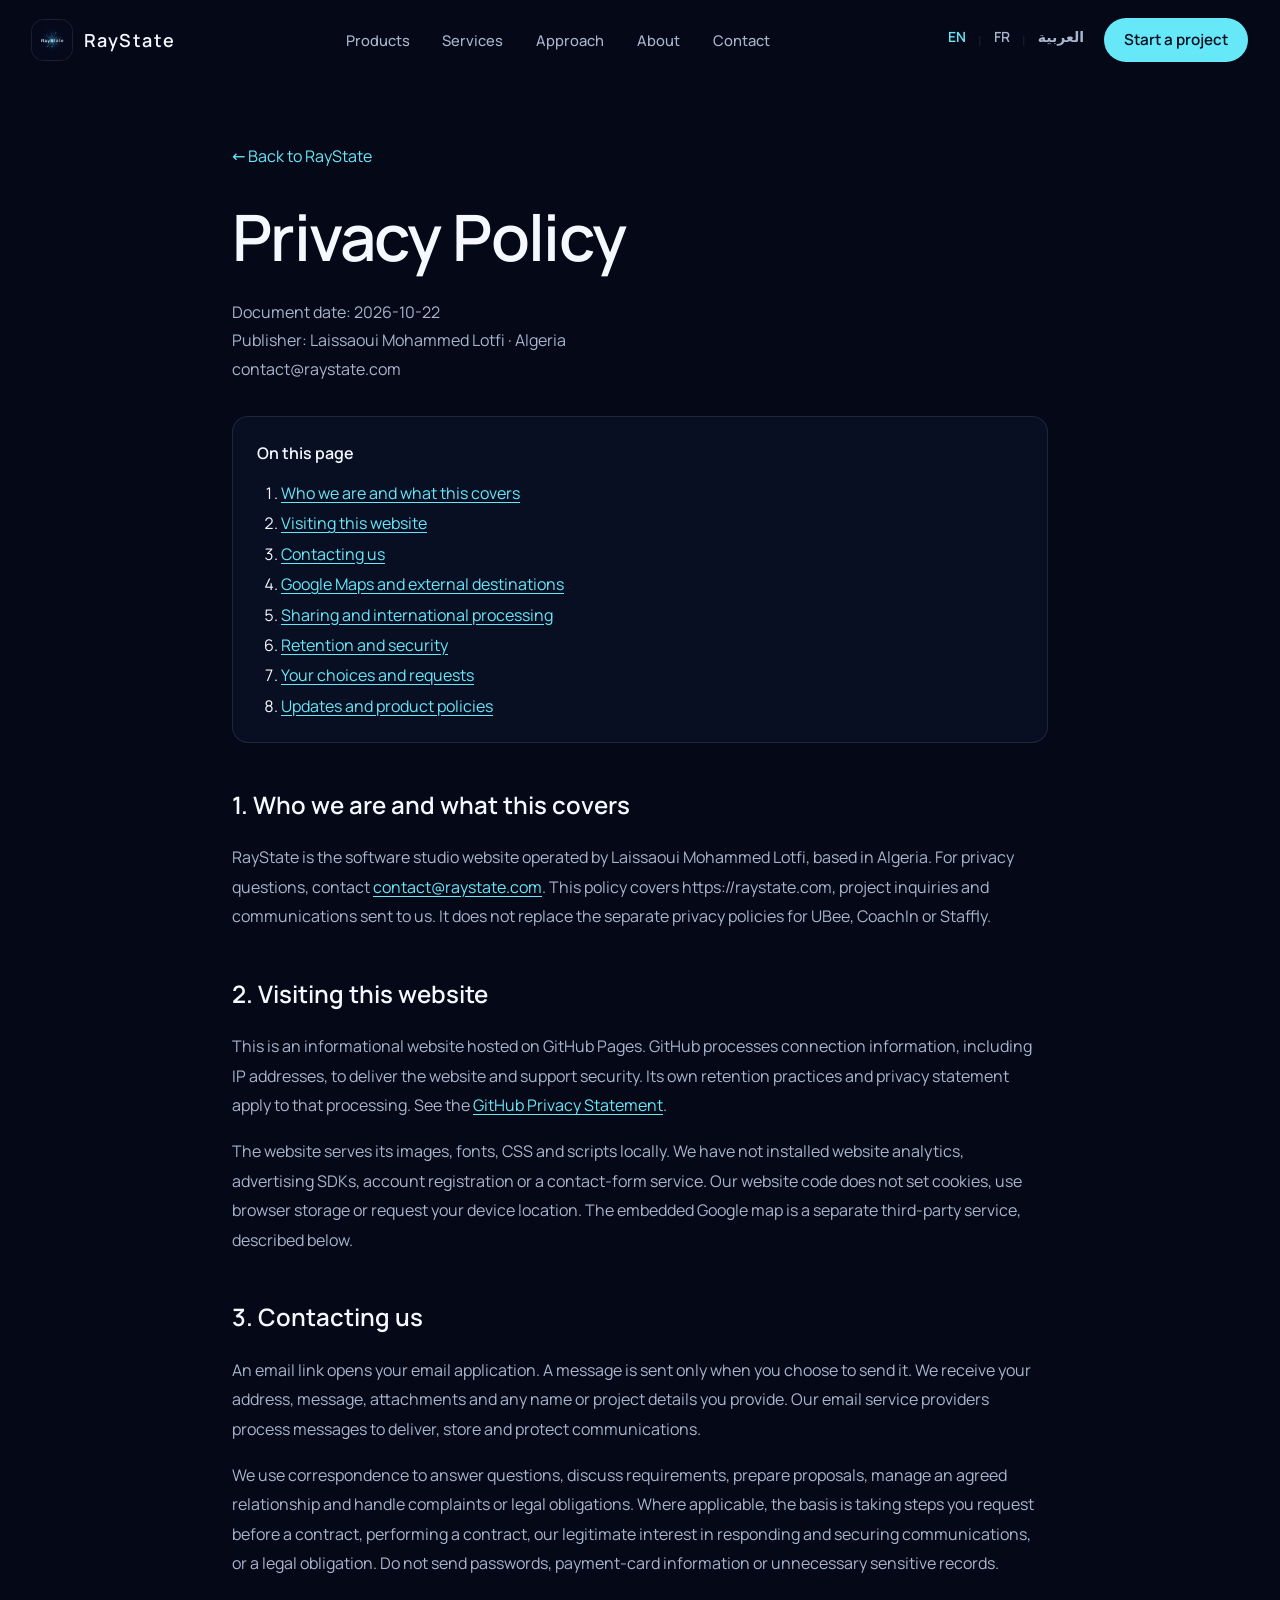
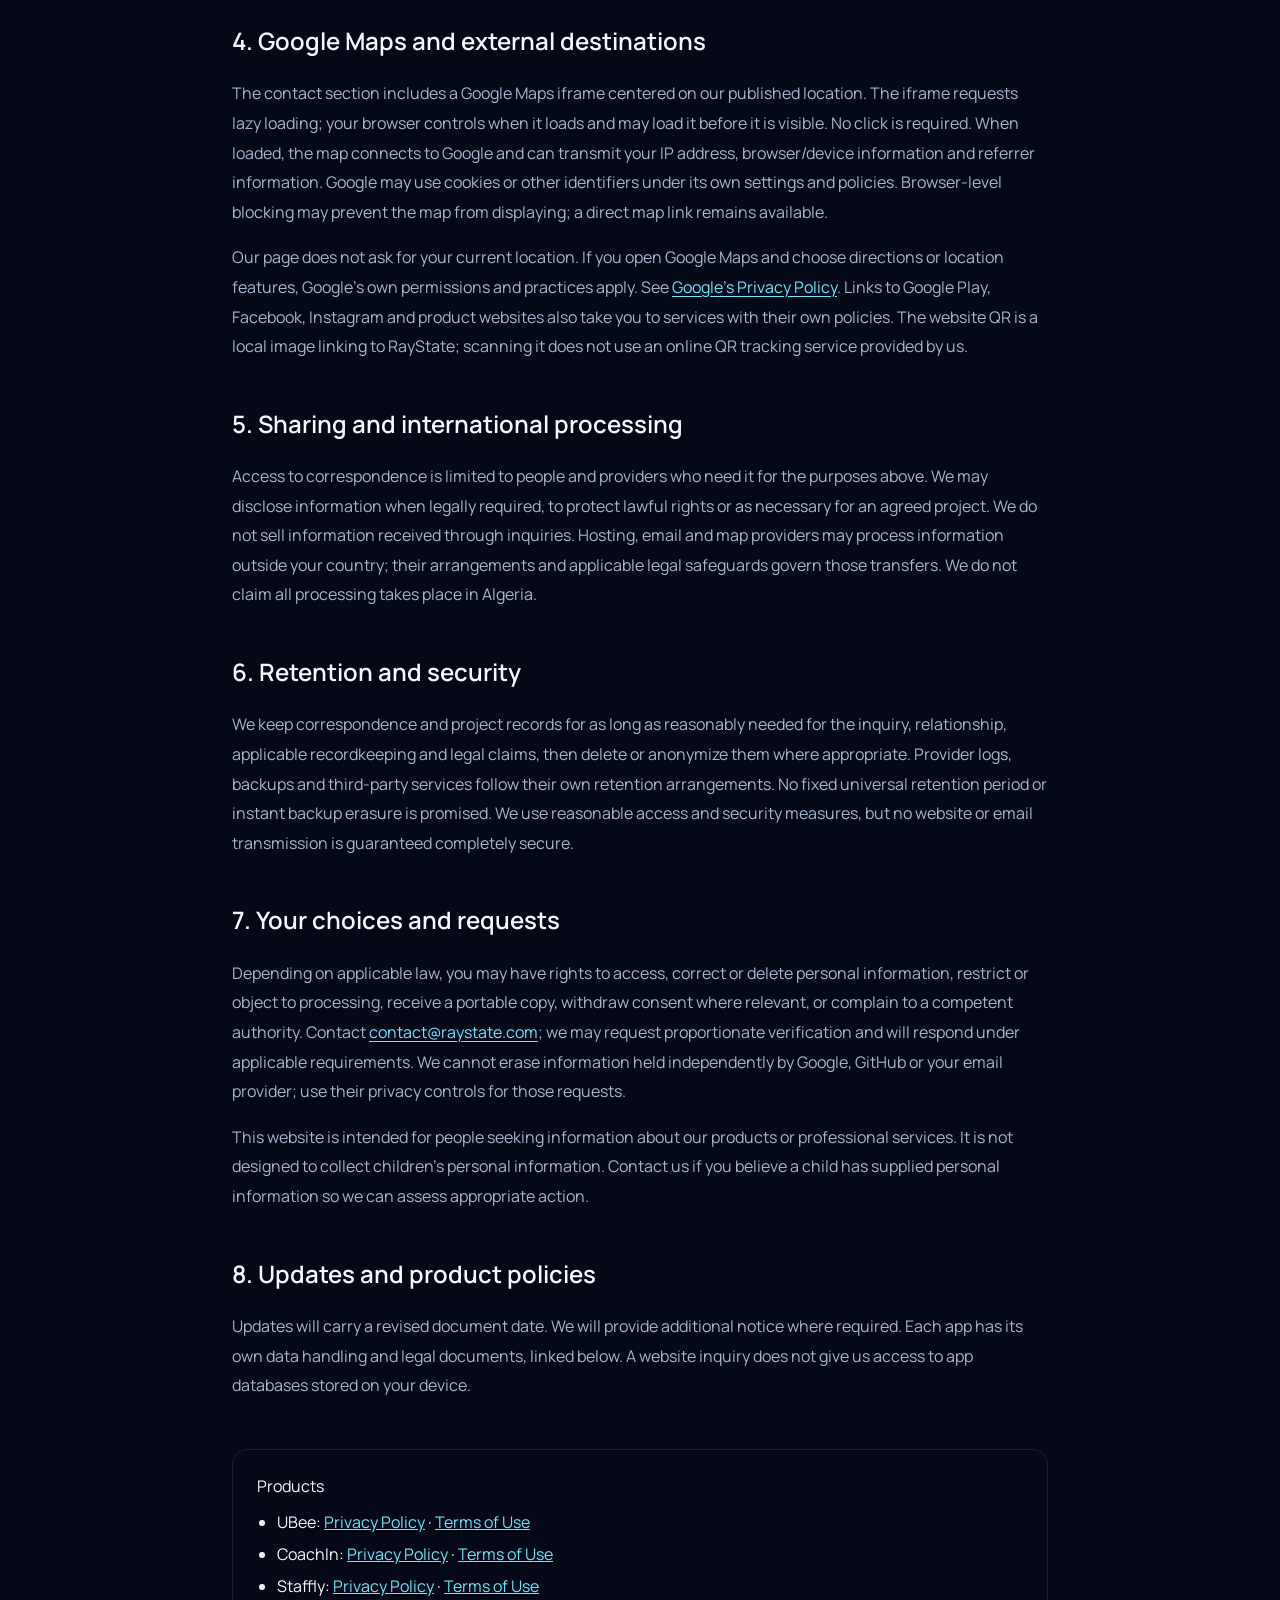
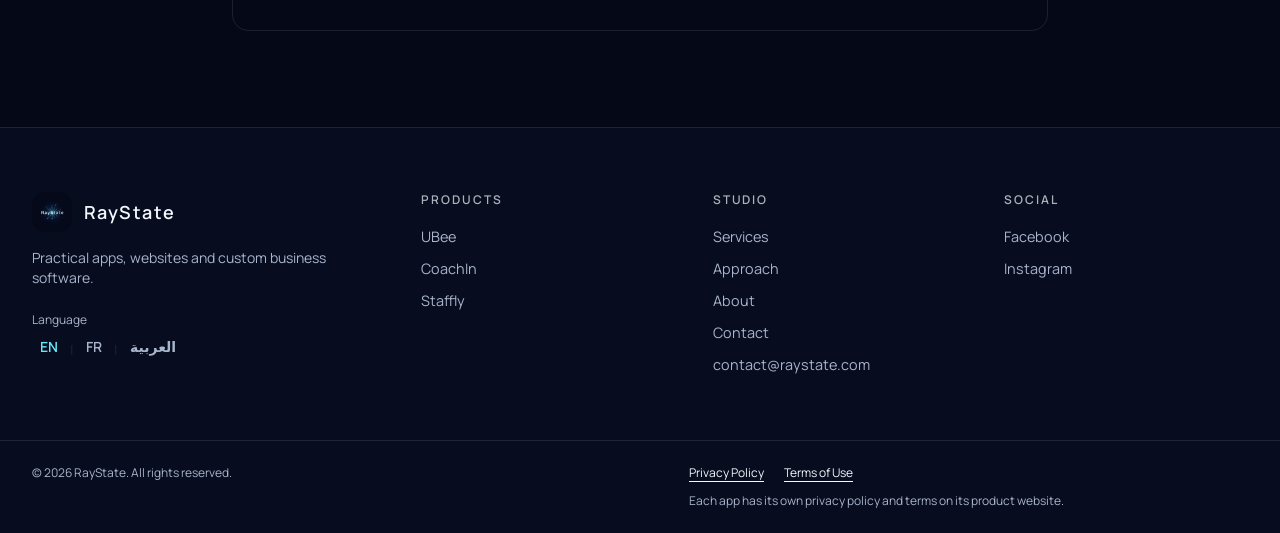
<file: privacy-policy/index.html>
<!doctype html>
<html lang="en" dir="ltr">
<head>
<meta charset="utf-8">
<meta name="viewport" content="width=device-width, initial-scale=1">
<title>Privacy Policy — RayState</title>
<meta name="description" content="Privacy Policy · RayState · Laissaoui Mohammed Lotfi">
<meta name="theme-color" content="#050817">
<meta name="author" content="RayState">
<link rel="canonical" href="https://raystate.com/privacy-policy/">
<link rel="alternate" hreflang="en" href="https://raystate.com/privacy-policy/">
<link rel="alternate" hreflang="fr" href="https://raystate.com/fr/privacy-policy/">
<link rel="alternate" hreflang="ar" href="https://raystate.com/ar/privacy-policy/">
<link rel="alternate" hreflang="x-default" href="https://raystate.com/privacy-policy/">
<meta property="og:title" content="Privacy Policy — RayState">
<meta property="og:description" content="Privacy Policy · RayState · Laissaoui Mohammed Lotfi">
<meta property="og:type" content="website">
<meta property="og:url" content="https://raystate.com/privacy-policy/">
<meta property="og:locale" content="en_US">
<meta property="og:image" content="https://raystate.com/assets/raystate-banner.webp">
<meta name="twitter:card" content="summary_large_image">
<meta name="twitter:title" content="Privacy Policy — RayState">
<meta name="twitter:description" content="Privacy Policy · RayState · Laissaoui Mohammed Lotfi">
<meta name="twitter:image" content="https://raystate.com/assets/raystate-banner.webp">
<script type="application/ld+json">{"@context": "https://schema.org", "@graph": [{"@type": "Organization", "@id": "https://raystate.com/#org", "name": "RayState", "url": "https://raystate.com", "email": "contact@raystate.com", "logo": "https://raystate.com/assets/raystate-mark.jpg", "sameAs": ["https://www.facebook.com/raystate.tech/", "https://www.instagram.com/raystate.dev/"]}, {"@type": "WebPage", "name": "Privacy Policy — RayState", "url": "https://raystate.com/privacy-policy/", "inLanguage": "en", "publisher": {"@id": "https://raystate.com/#org"}}]}</script>
<link rel="icon" href="../assets/favicon.ico">
<link rel="stylesheet" href="../assets/styles.css">
<script src="../assets/script.js" defer></script>
</head>
<body>
<div class=""><a href="#main" class="skip-link">Skip to content</a><header class="fixed inset-x-0 top-0 z-50 transition-colors duration-300 border-b border-transparent"><div class="container-x flex h-16 items-center justify-between gap-4 lg:h-20"><a href="../#top" class="flex items-center gap-3" aria-label="RayState home"><img src="../assets/raystate-mark.jpg" alt="" width="40" height="40" class="size-10 rounded-lg ring-1 ring-border"/><span dir="ltr" class="text-lg font-semibold tracking-[0.08em] text-foreground">RayState</span></a><nav aria-label="Main navigation" class="hidden lg:block"><ul class="flex items-center gap-1"><li><a href="../#products" class="nav-link ">Products</a></li><li><a href="../#services" class="nav-link ">Services</a></li><li><a href="../#approach" class="nav-link ">Approach</a></li><li><a href="../#about" class="nav-link ">About</a></li><li><a href="../#contact" class="nav-link ">Contact</a></li></ul>
</nav>
<div class="hidden items-center gap-3 lg:flex"><nav class="language-switch" aria-label="Choose language"><a href="../privacy-policy/" hreflang="en" lang="en" aria-current="true">EN</a><span aria-hidden="true">|</span><a href="../fr/privacy-policy/" hreflang="fr" lang="fr">FR</a><span aria-hidden="true">|</span><a href="../ar/privacy-policy/" hreflang="ar" lang="ar">العربية</a></nav>
<a href="mailto:contact@raystate.com?subject=New%20project%20inquiry" class="btn btn-primary">Start a project</a></div><details class="mobile-nav"><summary aria-label="Open menu"><svg aria-hidden="true" viewBox="0 0 24 24" fill="none" stroke="currentColor" stroke-width="2"><path d="M4 6h16M4 12h16M4 18h16"/></svg></summary><div class="mobile-panel"><nav aria-label="Main navigation"><a class="nav-link" href="../#products">Products</a><a class="nav-link" href="../#services">Services</a><a class="nav-link" href="../#approach">Approach</a><a class="nav-link" href="../#about">About</a><a class="nav-link" href="../#contact">Contact</a></nav>
<nav class="language-switch" aria-label="Choose language"><a href="../privacy-policy/" hreflang="en" lang="en" aria-current="true">EN</a><span aria-hidden="true">|</span><a href="../fr/privacy-policy/" hreflang="fr" lang="fr">FR</a><span aria-hidden="true">|</span><a href="../ar/privacy-policy/" hreflang="ar" lang="ar">العربية</a></nav>
<a class="btn btn-primary" href="mailto:contact@raystate.com?subject=New%20project%20inquiry">Start a project</a></div></details></div></header>

<main id="main" class="container-x legal-main"><a class="back-link" href="../">← Back to RayState</a><h1>Privacy Policy</h1>
<p class="legal-meta">Document date: <time datetime="2026-10-22">2026-10-22</time><br>Publisher: <bdi dir="ltr">Laissaoui Mohammed Lotfi</bdi> · Algeria<br><a href="mailto:contact@raystate.com" dir="ltr">contact@raystate.com</a></p>
<nav class="legal-toc" aria-label="On this page"><h2>On this page</h2>
<ol><li><a href="#section-1">Who we are and what this covers</a></li><li><a href="#section-2">Visiting this website</a></li><li><a href="#section-3">Contacting us</a></li><li><a href="#section-4">Google Maps and external destinations</a></li><li><a href="#section-5">Sharing and international processing</a></li><li><a href="#section-6">Retention and security</a></li><li><a href="#section-7">Your choices and requests</a></li><li><a href="#section-8">Updates and product policies</a></li></ol>
</nav>
<article class="legal-content"><h2 id="section-1">1. Who we are and what this covers</h2>

<p>RayState is the software studio website operated by Laissaoui Mohammed Lotfi, based in Algeria. For privacy questions, contact <a href="mailto:contact@raystate.com">contact@raystate.com</a>. This policy covers https://raystate.com, project inquiries and communications sent to us. It does not replace the separate privacy policies for UBee, CoachIn or Staffly.</p>

<h2 id="section-2">2. Visiting this website</h2>

<p>This is an informational website hosted on GitHub Pages. GitHub processes connection information, including IP addresses, to deliver the website and support security. Its own retention practices and privacy statement apply to that processing. See the <a href="https://docs.github.com/en/site-policy/privacy-policies/github-general-privacy-statement">GitHub Privacy Statement</a>.</p>

<p>The website serves its images, fonts, CSS and scripts locally. We have not installed website analytics, advertising SDKs, account registration or a contact-form service. Our website code does not set cookies, use browser storage or request your device location. The embedded Google map is a separate third-party service, described below.</p>

<h2 id="section-3">3. Contacting us</h2>

<p>An email link opens your email application. A message is sent only when you choose to send it. We receive your address, message, attachments and any name or project details you provide. Our email service providers process messages to deliver, store and protect communications.</p>

<p>We use correspondence to answer questions, discuss requirements, prepare proposals, manage an agreed relationship and handle complaints or legal obligations. Where applicable, the basis is taking steps you request before a contract, performing a contract, our legitimate interest in responding and securing communications, or a legal obligation. Do not send passwords, payment-card information or unnecessary sensitive records.</p>

<h2 id="section-4">4. Google Maps and external destinations</h2>

<p>The contact section includes a Google Maps iframe centered on our published location. The iframe requests lazy loading; your browser controls when it loads and may load it before it is visible. No click is required. When loaded, the map connects to Google and can transmit your IP address, browser/device information and referrer information. Google may use cookies or other identifiers under its own settings and policies. Browser-level blocking may prevent the map from displaying; a direct map link remains available.</p>

<p>Our page does not ask for your current location. If you open Google Maps and choose directions or location features, Google&#x27;s own permissions and practices apply. See <a href="https://policies.google.com/privacy">Google&#x27;s Privacy Policy</a>. Links to Google Play, Facebook, Instagram and product websites also take you to services with their own policies. The website QR is a local image linking to RayState; scanning it does not use an online QR tracking service provided by us.</p>

<h2 id="section-5">5. Sharing and international processing</h2>

<p>Access to correspondence is limited to people and providers who need it for the purposes above. We may disclose information when legally required, to protect lawful rights or as necessary for an agreed project. We do not sell information received through inquiries. Hosting, email and map providers may process information outside your country; their arrangements and applicable legal safeguards govern those transfers. We do not claim all processing takes place in Algeria.</p>

<h2 id="section-6">6. Retention and security</h2>

<p>We keep correspondence and project records for as long as reasonably needed for the inquiry, relationship, applicable recordkeeping and legal claims, then delete or anonymize them where appropriate. Provider logs, backups and third-party services follow their own retention arrangements. No fixed universal retention period or instant backup erasure is promised. We use reasonable access and security measures, but no website or email transmission is guaranteed completely secure.</p>

<h2 id="section-7">7. Your choices and requests</h2>

<p>Depending on applicable law, you may have rights to access, correct or delete personal information, restrict or object to processing, receive a portable copy, withdraw consent where relevant, or complain to a competent authority. Contact <a href="mailto:contact@raystate.com">contact@raystate.com</a>; we may request proportionate verification and will respond under applicable requirements. We cannot erase information held independently by Google, GitHub or your email provider; use their privacy controls for those requests.</p>

<p>This website is intended for people seeking information about our products or professional services. It is not designed to collect children&#x27;s personal information. Contact us if you believe a child has supplied personal information so we can assess appropriate action.</p>

<h2 id="section-8">8. Updates and product policies</h2>

<p>Updates will carry a revised document date. We will provide additional notice where required. Each app has its own data handling and legal documents, linked below. A website inquiry does not give us access to app databases stored on your device.</p>
</article>
<aside class="legal-products"><h2>Products</h2>
<ul><li><bdi dir="ltr">UBee</bdi>: <a href="https://ubee.raystate.com/legal/en/privacy-policy/">Privacy Policy</a> · <a href="https://ubee.raystate.com/legal/en/terms-of-use/">Terms of Use</a></li><li><bdi dir="ltr">CoachIn</bdi>: <a href="https://coachin.raystate.com/privacy-policy/">Privacy Policy</a> · <a href="https://coachin.raystate.com/terms-of-use/">Terms of Use</a></li><li><bdi dir="ltr">Staffly</bdi>: <a href="https://staffly.raystate.com/privacy-policy/">Privacy Policy</a> · <a href="https://staffly.raystate.com/terms-of-use/">Terms of Use</a></li></ul>
</aside></main>
<footer class="border-t border-border bg-surface-2/60"><div class="container-x grid gap-12 py-16 md:grid-cols-2 lg:grid-cols-[1.4fr_1fr_1fr_1fr]"><div><div class="flex items-center gap-3"><img src="../assets/raystate-mark.jpg" alt="" width="40" height="40" loading="lazy" class="size-10 rounded-lg"/><span dir="ltr" class="text-lg font-semibold tracking-[0.08em] text-foreground">RayState</span></div><p class="mt-4 max-w-xs text-sm text-muted-foreground">Practical apps, websites and custom business software.</p>
<p class="mt-6 text-xs text-muted-foreground">Language</p>
<nav class="language-switch" aria-label="Choose language"><a href="../privacy-policy/" hreflang="en" lang="en" aria-current="true">EN</a><span aria-hidden="true">|</span><a href="../fr/privacy-policy/" hreflang="fr" lang="fr">FR</a><span aria-hidden="true">|</span><a href="../ar/privacy-policy/" hreflang="ar" lang="ar">العربية</a></nav>
</div><div><h2 class="text-xs font-semibold uppercase tracking-[0.16em] text-foreground/70">Products</h2>
<ul class="mt-4 grid gap-2"><li><a href="https://ubee.raystate.com" target="_blank" rel="noopener" class="footer-link" dir="ltr">UBee</a></li><li><a href="https://coachin.raystate.com" target="_blank" rel="noopener" class="footer-link" dir="ltr">CoachIn</a></li><li><a href="https://staffly.raystate.com" target="_blank" rel="noopener" class="footer-link" dir="ltr">Staffly</a></li></ul>
</div><div><h2 class="text-xs font-semibold uppercase tracking-[0.16em] text-foreground/70">Studio</h2>
<ul class="mt-4 grid gap-2"><li><a href="../#services" class="footer-link">Services</a></li><li><a href="../#approach" class="footer-link">Approach</a></li><li><a href="../#about" class="footer-link">About</a></li><li><a href="../#contact" class="footer-link">Contact</a></li><li><a href="mailto:contact@raystate.com" class="footer-link"><bdi dir="ltr" class="inline-block">contact@raystate.com</bdi></a></li></ul>
</div><div><h2 class="text-xs font-semibold uppercase tracking-[0.16em] text-foreground/70">Social</h2>
<ul class="mt-4 grid gap-2"><li><a href="https://www.facebook.com/raystate.tech/" target="_blank" rel="noopener" class="footer-link">Facebook</a></li><li><a href="https://www.instagram.com/raystate.dev/" target="_blank" rel="noopener" class="footer-link">Instagram</a></li></ul>
</div></div><div class="container-x flex flex-col gap-2 border-t border-border py-6 text-xs text-muted-foreground sm:flex-row sm:justify-between"><p>© <span dir="ltr">2026 RayState</span>. All rights reserved.</p>
<div class="legal-footer"><a href="../privacy-policy/">Privacy Policy</a><a href="../terms-of-use/">Terms of Use</a><p>Each app has its own privacy policy and terms on its product website.</p>
</div></div></footer>
</div>

</body>
</html>
</file>
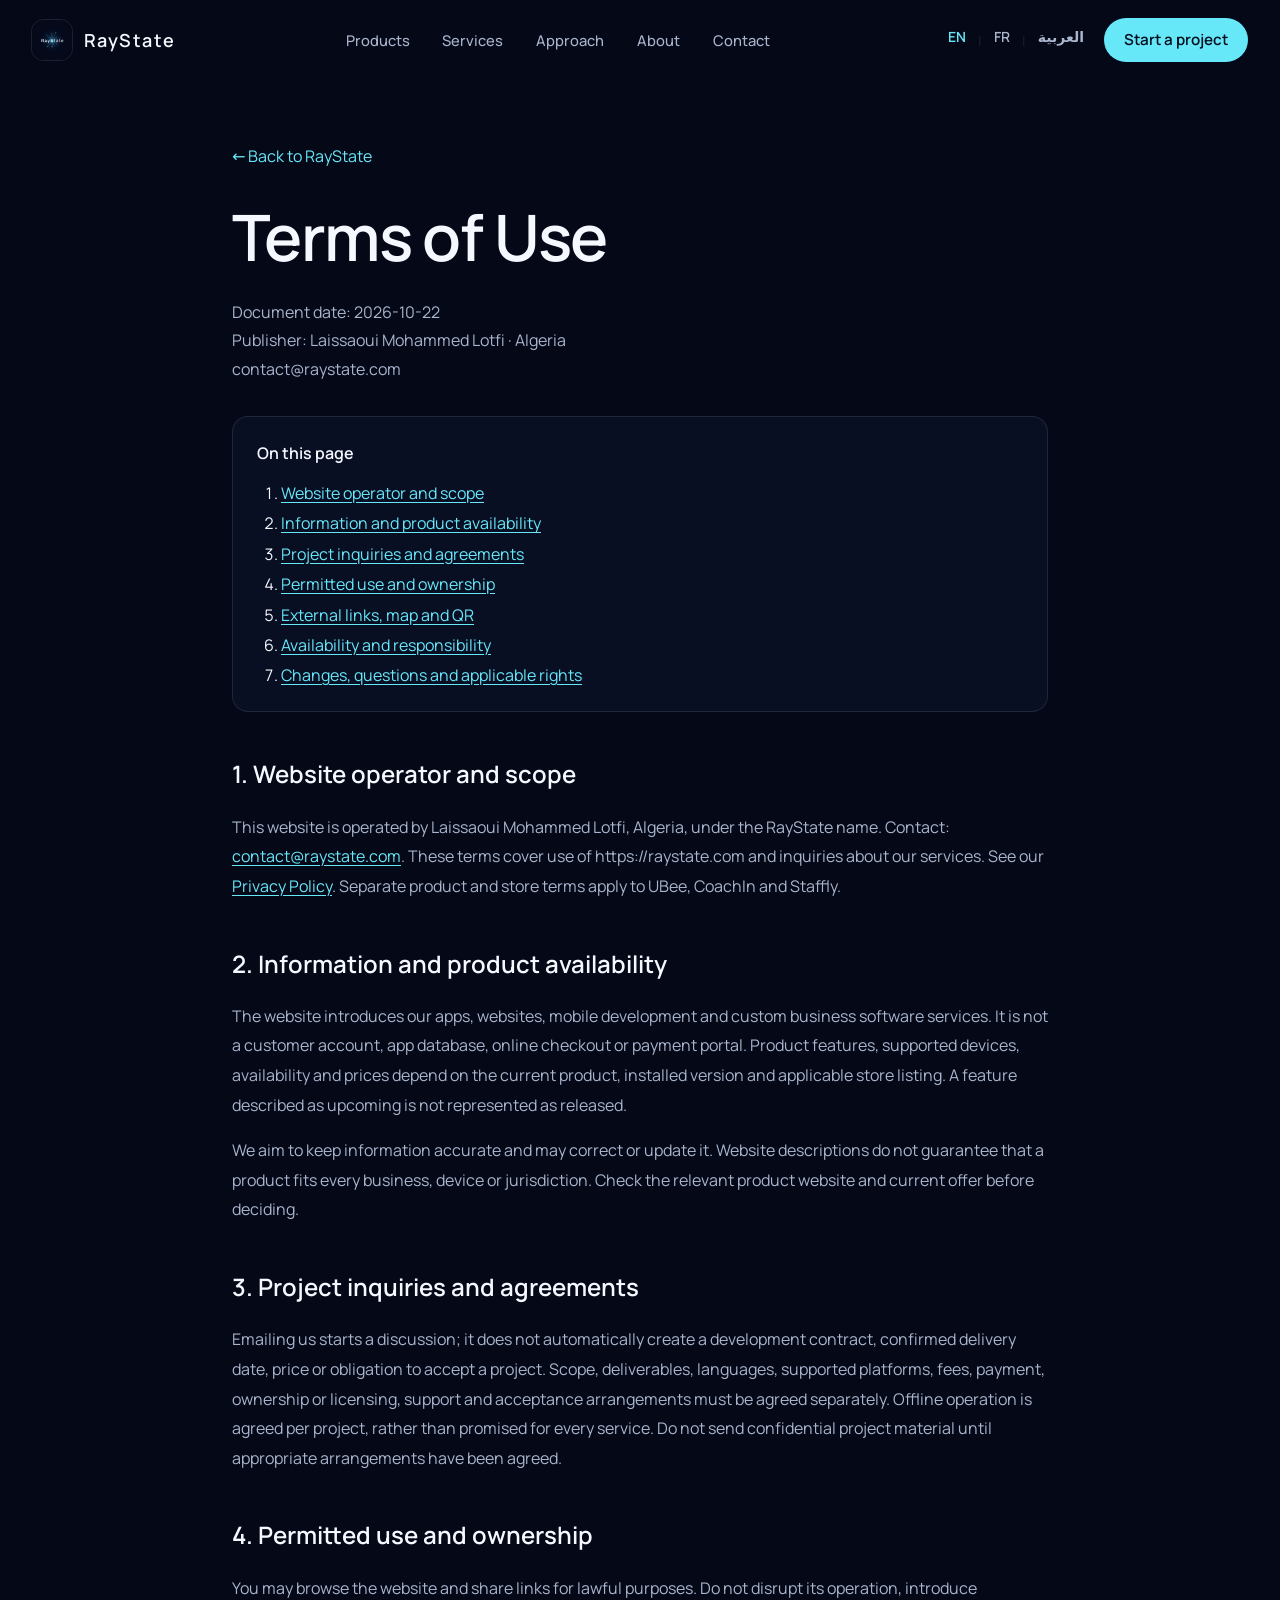
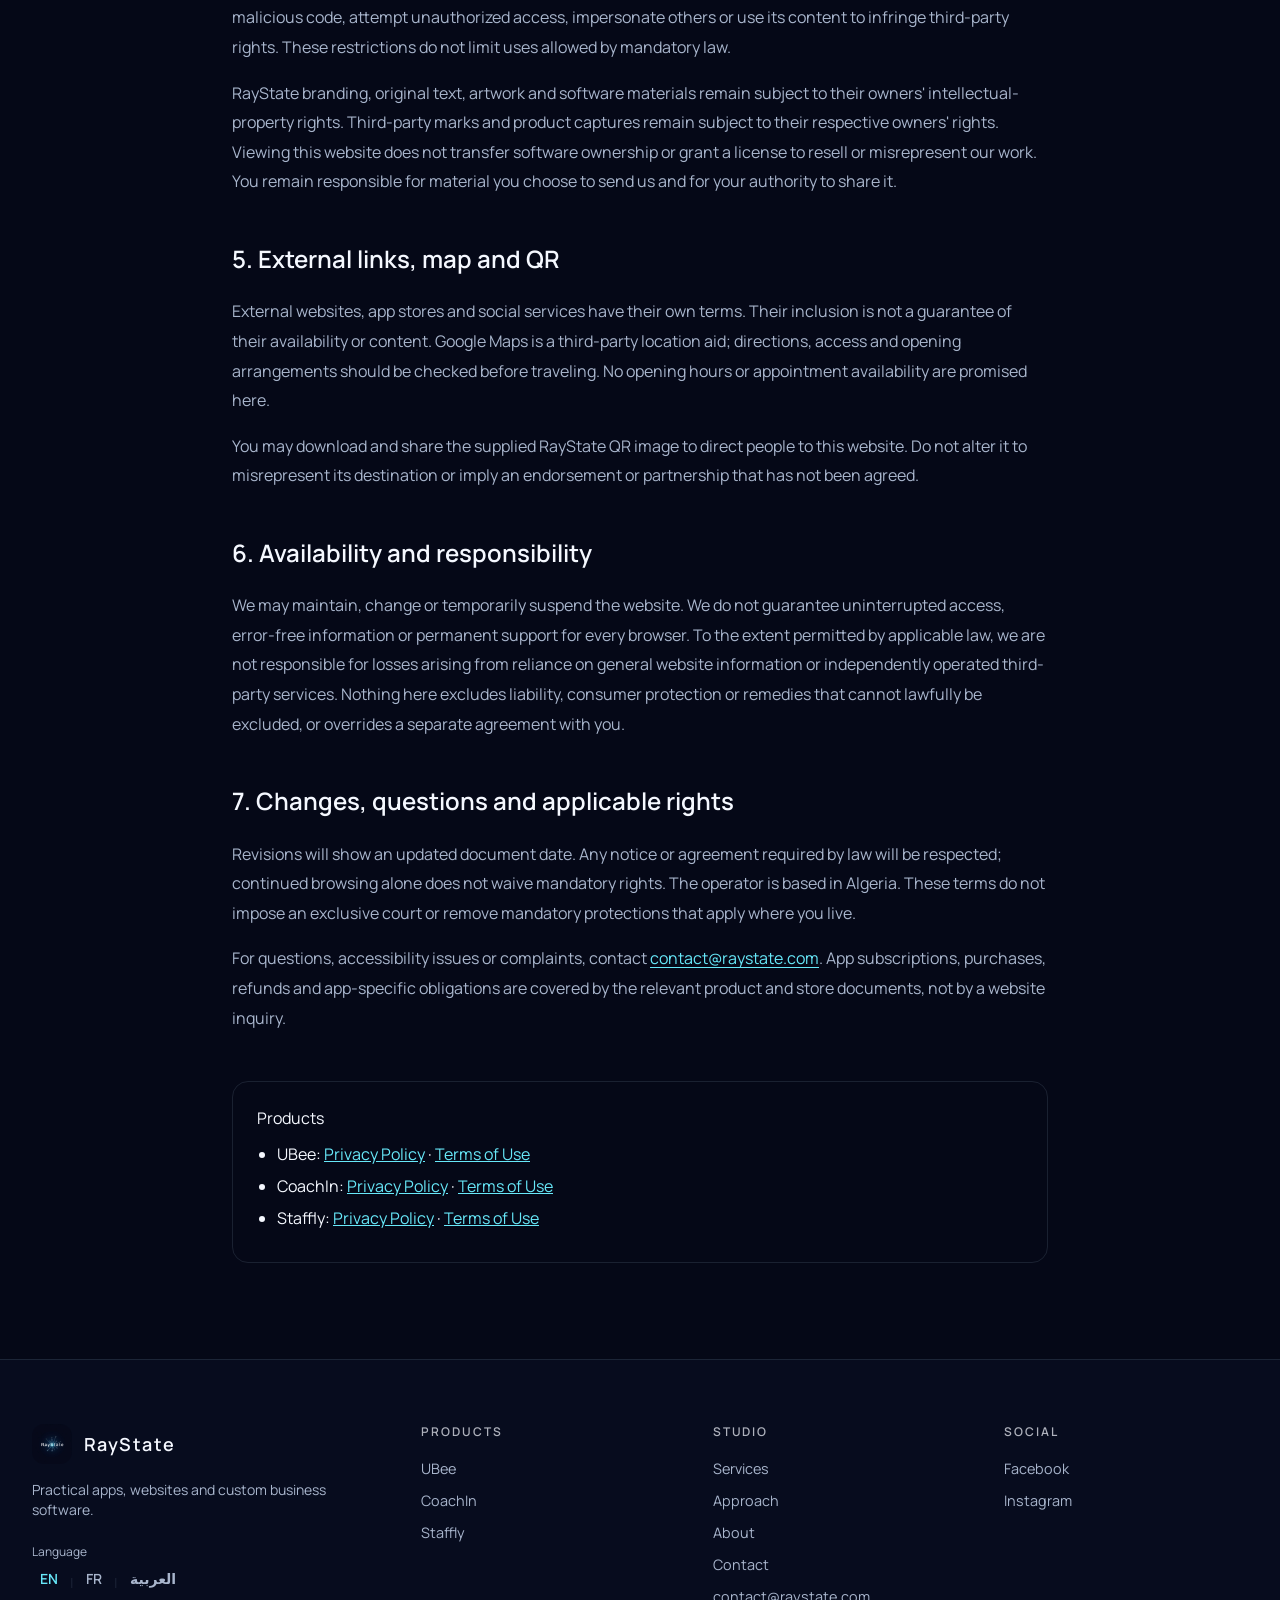
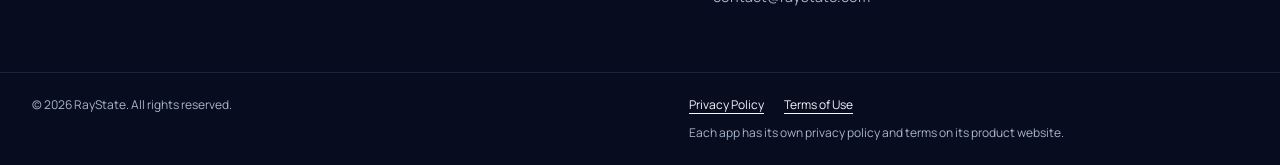
<file: terms-of-use/index.html>
<!doctype html>
<html lang="en" dir="ltr">
<head>
<meta charset="utf-8">
<meta name="viewport" content="width=device-width, initial-scale=1">
<title>Terms of Use — RayState</title>
<meta name="description" content="Terms of Use · RayState · Laissaoui Mohammed Lotfi">
<meta name="theme-color" content="#050817">
<meta name="author" content="RayState">
<link rel="canonical" href="https://raystate.com/terms-of-use/">
<link rel="alternate" hreflang="en" href="https://raystate.com/terms-of-use/">
<link rel="alternate" hreflang="fr" href="https://raystate.com/fr/terms-of-use/">
<link rel="alternate" hreflang="ar" href="https://raystate.com/ar/terms-of-use/">
<link rel="alternate" hreflang="x-default" href="https://raystate.com/terms-of-use/">
<meta property="og:title" content="Terms of Use — RayState">
<meta property="og:description" content="Terms of Use · RayState · Laissaoui Mohammed Lotfi">
<meta property="og:type" content="website">
<meta property="og:url" content="https://raystate.com/terms-of-use/">
<meta property="og:locale" content="en_US">
<meta property="og:image" content="https://raystate.com/assets/raystate-banner.webp">
<meta name="twitter:card" content="summary_large_image">
<meta name="twitter:title" content="Terms of Use — RayState">
<meta name="twitter:description" content="Terms of Use · RayState · Laissaoui Mohammed Lotfi">
<meta name="twitter:image" content="https://raystate.com/assets/raystate-banner.webp">
<script type="application/ld+json">{"@context": "https://schema.org", "@graph": [{"@type": "Organization", "@id": "https://raystate.com/#org", "name": "RayState", "url": "https://raystate.com", "email": "contact@raystate.com", "logo": "https://raystate.com/assets/raystate-mark.jpg", "sameAs": ["https://www.facebook.com/raystate.tech/", "https://www.instagram.com/raystate.dev/"]}, {"@type": "WebPage", "name": "Terms of Use — RayState", "url": "https://raystate.com/terms-of-use/", "inLanguage": "en", "publisher": {"@id": "https://raystate.com/#org"}}]}</script>
<link rel="icon" href="../assets/favicon.ico">
<link rel="stylesheet" href="../assets/styles.css">
<script src="../assets/script.js" defer></script>
</head>
<body>
<div class=""><a href="#main" class="skip-link">Skip to content</a><header class="fixed inset-x-0 top-0 z-50 transition-colors duration-300 border-b border-transparent"><div class="container-x flex h-16 items-center justify-between gap-4 lg:h-20"><a href="../#top" class="flex items-center gap-3" aria-label="RayState home"><img src="../assets/raystate-mark.jpg" alt="" width="40" height="40" class="size-10 rounded-lg ring-1 ring-border"/><span dir="ltr" class="text-lg font-semibold tracking-[0.08em] text-foreground">RayState</span></a><nav aria-label="Main navigation" class="hidden lg:block"><ul class="flex items-center gap-1"><li><a href="../#products" class="nav-link ">Products</a></li><li><a href="../#services" class="nav-link ">Services</a></li><li><a href="../#approach" class="nav-link ">Approach</a></li><li><a href="../#about" class="nav-link ">About</a></li><li><a href="../#contact" class="nav-link ">Contact</a></li></ul>
</nav>
<div class="hidden items-center gap-3 lg:flex"><nav class="language-switch" aria-label="Choose language"><a href="../terms-of-use/" hreflang="en" lang="en" aria-current="true">EN</a><span aria-hidden="true">|</span><a href="../fr/terms-of-use/" hreflang="fr" lang="fr">FR</a><span aria-hidden="true">|</span><a href="../ar/terms-of-use/" hreflang="ar" lang="ar">العربية</a></nav>
<a href="mailto:contact@raystate.com?subject=New%20project%20inquiry" class="btn btn-primary">Start a project</a></div><details class="mobile-nav"><summary aria-label="Open menu"><svg aria-hidden="true" viewBox="0 0 24 24" fill="none" stroke="currentColor" stroke-width="2"><path d="M4 6h16M4 12h16M4 18h16"/></svg></summary><div class="mobile-panel"><nav aria-label="Main navigation"><a class="nav-link" href="../#products">Products</a><a class="nav-link" href="../#services">Services</a><a class="nav-link" href="../#approach">Approach</a><a class="nav-link" href="../#about">About</a><a class="nav-link" href="../#contact">Contact</a></nav>
<nav class="language-switch" aria-label="Choose language"><a href="../terms-of-use/" hreflang="en" lang="en" aria-current="true">EN</a><span aria-hidden="true">|</span><a href="../fr/terms-of-use/" hreflang="fr" lang="fr">FR</a><span aria-hidden="true">|</span><a href="../ar/terms-of-use/" hreflang="ar" lang="ar">العربية</a></nav>
<a class="btn btn-primary" href="mailto:contact@raystate.com?subject=New%20project%20inquiry">Start a project</a></div></details></div></header>

<main id="main" class="container-x legal-main"><a class="back-link" href="../">← Back to RayState</a><h1>Terms of Use</h1>
<p class="legal-meta">Document date: <time datetime="2026-10-22">2026-10-22</time><br>Publisher: <bdi dir="ltr">Laissaoui Mohammed Lotfi</bdi> · Algeria<br><a href="mailto:contact@raystate.com" dir="ltr">contact@raystate.com</a></p>
<nav class="legal-toc" aria-label="On this page"><h2>On this page</h2>
<ol><li><a href="#section-1">Website operator and scope</a></li><li><a href="#section-2">Information and product availability</a></li><li><a href="#section-3">Project inquiries and agreements</a></li><li><a href="#section-4">Permitted use and ownership</a></li><li><a href="#section-5">External links, map and QR</a></li><li><a href="#section-6">Availability and responsibility</a></li><li><a href="#section-7">Changes, questions and applicable rights</a></li></ol>
</nav>
<article class="legal-content"><h2 id="section-1">1. Website operator and scope</h2>

<p>This website is operated by Laissaoui Mohammed Lotfi, Algeria, under the RayState name. Contact: <a href="mailto:contact@raystate.com">contact@raystate.com</a>. These terms cover use of https://raystate.com and inquiries about our services. See our <a href="../privacy-policy/">Privacy Policy</a>. Separate product and store terms apply to UBee, CoachIn and Staffly.</p>

<h2 id="section-2">2. Information and product availability</h2>

<p>The website introduces our apps, websites, mobile development and custom business software services. It is not a customer account, app database, online checkout or payment portal. Product features, supported devices, availability and prices depend on the current product, installed version and applicable store listing. A feature described as upcoming is not represented as released.</p>

<p>We aim to keep information accurate and may correct or update it. Website descriptions do not guarantee that a product fits every business, device or jurisdiction. Check the relevant product website and current offer before deciding.</p>

<h2 id="section-3">3. Project inquiries and agreements</h2>

<p>Emailing us starts a discussion; it does not automatically create a development contract, confirmed delivery date, price or obligation to accept a project. Scope, deliverables, languages, supported platforms, fees, payment, ownership or licensing, support and acceptance arrangements must be agreed separately. Offline operation is agreed per project, rather than promised for every service. Do not send confidential project material until appropriate arrangements have been agreed.</p>

<h2 id="section-4">4. Permitted use and ownership</h2>

<p>You may browse the website and share links for lawful purposes. Do not disrupt its operation, introduce malicious code, attempt unauthorized access, impersonate others or use its content to infringe third-party rights. These restrictions do not limit uses allowed by mandatory law.</p>

<p>RayState branding, original text, artwork and software materials remain subject to their owners&#x27; intellectual-property rights. Third-party marks and product captures remain subject to their respective owners&#x27; rights. Viewing this website does not transfer software ownership or grant a license to resell or misrepresent our work. You remain responsible for material you choose to send us and for your authority to share it.</p>

<h2 id="section-5">5. External links, map and QR</h2>

<p>External websites, app stores and social services have their own terms. Their inclusion is not a guarantee of their availability or content. Google Maps is a third-party location aid; directions, access and opening arrangements should be checked before traveling. No opening hours or appointment availability are promised here.</p>

<p>You may download and share the supplied RayState QR image to direct people to this website. Do not alter it to misrepresent its destination or imply an endorsement or partnership that has not been agreed.</p>

<h2 id="section-6">6. Availability and responsibility</h2>

<p>We may maintain, change or temporarily suspend the website. We do not guarantee uninterrupted access, error-free information or permanent support for every browser. To the extent permitted by applicable law, we are not responsible for losses arising from reliance on general website information or independently operated third-party services. Nothing here excludes liability, consumer protection or remedies that cannot lawfully be excluded, or overrides a separate agreement with you.</p>

<h2 id="section-7">7. Changes, questions and applicable rights</h2>

<p>Revisions will show an updated document date. Any notice or agreement required by law will be respected; continued browsing alone does not waive mandatory rights. The operator is based in Algeria. These terms do not impose an exclusive court or remove mandatory protections that apply where you live.</p>

<p>For questions, accessibility issues or complaints, contact <a href="mailto:contact@raystate.com">contact@raystate.com</a>. App subscriptions, purchases, refunds and app-specific obligations are covered by the relevant product and store documents, not by a website inquiry.</p>
</article>
<aside class="legal-products"><h2>Products</h2>
<ul><li><bdi dir="ltr">UBee</bdi>: <a href="https://ubee.raystate.com/legal/en/privacy-policy/">Privacy Policy</a> · <a href="https://ubee.raystate.com/legal/en/terms-of-use/">Terms of Use</a></li><li><bdi dir="ltr">CoachIn</bdi>: <a href="https://coachin.raystate.com/privacy-policy/">Privacy Policy</a> · <a href="https://coachin.raystate.com/terms-of-use/">Terms of Use</a></li><li><bdi dir="ltr">Staffly</bdi>: <a href="https://staffly.raystate.com/privacy-policy/">Privacy Policy</a> · <a href="https://staffly.raystate.com/terms-of-use/">Terms of Use</a></li></ul>
</aside></main>
<footer class="border-t border-border bg-surface-2/60"><div class="container-x grid gap-12 py-16 md:grid-cols-2 lg:grid-cols-[1.4fr_1fr_1fr_1fr]"><div><div class="flex items-center gap-3"><img src="../assets/raystate-mark.jpg" alt="" width="40" height="40" loading="lazy" class="size-10 rounded-lg"/><span dir="ltr" class="text-lg font-semibold tracking-[0.08em] text-foreground">RayState</span></div><p class="mt-4 max-w-xs text-sm text-muted-foreground">Practical apps, websites and custom business software.</p>
<p class="mt-6 text-xs text-muted-foreground">Language</p>
<nav class="language-switch" aria-label="Choose language"><a href="../terms-of-use/" hreflang="en" lang="en" aria-current="true">EN</a><span aria-hidden="true">|</span><a href="../fr/terms-of-use/" hreflang="fr" lang="fr">FR</a><span aria-hidden="true">|</span><a href="../ar/terms-of-use/" hreflang="ar" lang="ar">العربية</a></nav>
</div><div><h2 class="text-xs font-semibold uppercase tracking-[0.16em] text-foreground/70">Products</h2>
<ul class="mt-4 grid gap-2"><li><a href="https://ubee.raystate.com" target="_blank" rel="noopener" class="footer-link" dir="ltr">UBee</a></li><li><a href="https://coachin.raystate.com" target="_blank" rel="noopener" class="footer-link" dir="ltr">CoachIn</a></li><li><a href="https://staffly.raystate.com" target="_blank" rel="noopener" class="footer-link" dir="ltr">Staffly</a></li></ul>
</div><div><h2 class="text-xs font-semibold uppercase tracking-[0.16em] text-foreground/70">Studio</h2>
<ul class="mt-4 grid gap-2"><li><a href="../#services" class="footer-link">Services</a></li><li><a href="../#approach" class="footer-link">Approach</a></li><li><a href="../#about" class="footer-link">About</a></li><li><a href="../#contact" class="footer-link">Contact</a></li><li><a href="mailto:contact@raystate.com" class="footer-link"><bdi dir="ltr" class="inline-block">contact@raystate.com</bdi></a></li></ul>
</div><div><h2 class="text-xs font-semibold uppercase tracking-[0.16em] text-foreground/70">Social</h2>
<ul class="mt-4 grid gap-2"><li><a href="https://www.facebook.com/raystate.tech/" target="_blank" rel="noopener" class="footer-link">Facebook</a></li><li><a href="https://www.instagram.com/raystate.dev/" target="_blank" rel="noopener" class="footer-link">Instagram</a></li></ul>
</div></div><div class="container-x flex flex-col gap-2 border-t border-border py-6 text-xs text-muted-foreground sm:flex-row sm:justify-between"><p>© <span dir="ltr">2026 RayState</span>. All rights reserved.</p>
<div class="legal-footer"><a href="../privacy-policy/">Privacy Policy</a><a href="../terms-of-use/">Terms of Use</a><p>Each app has its own privacy policy and terms on its product website.</p>
</div></div></footer>
</div>

</body>
</html>
</file>
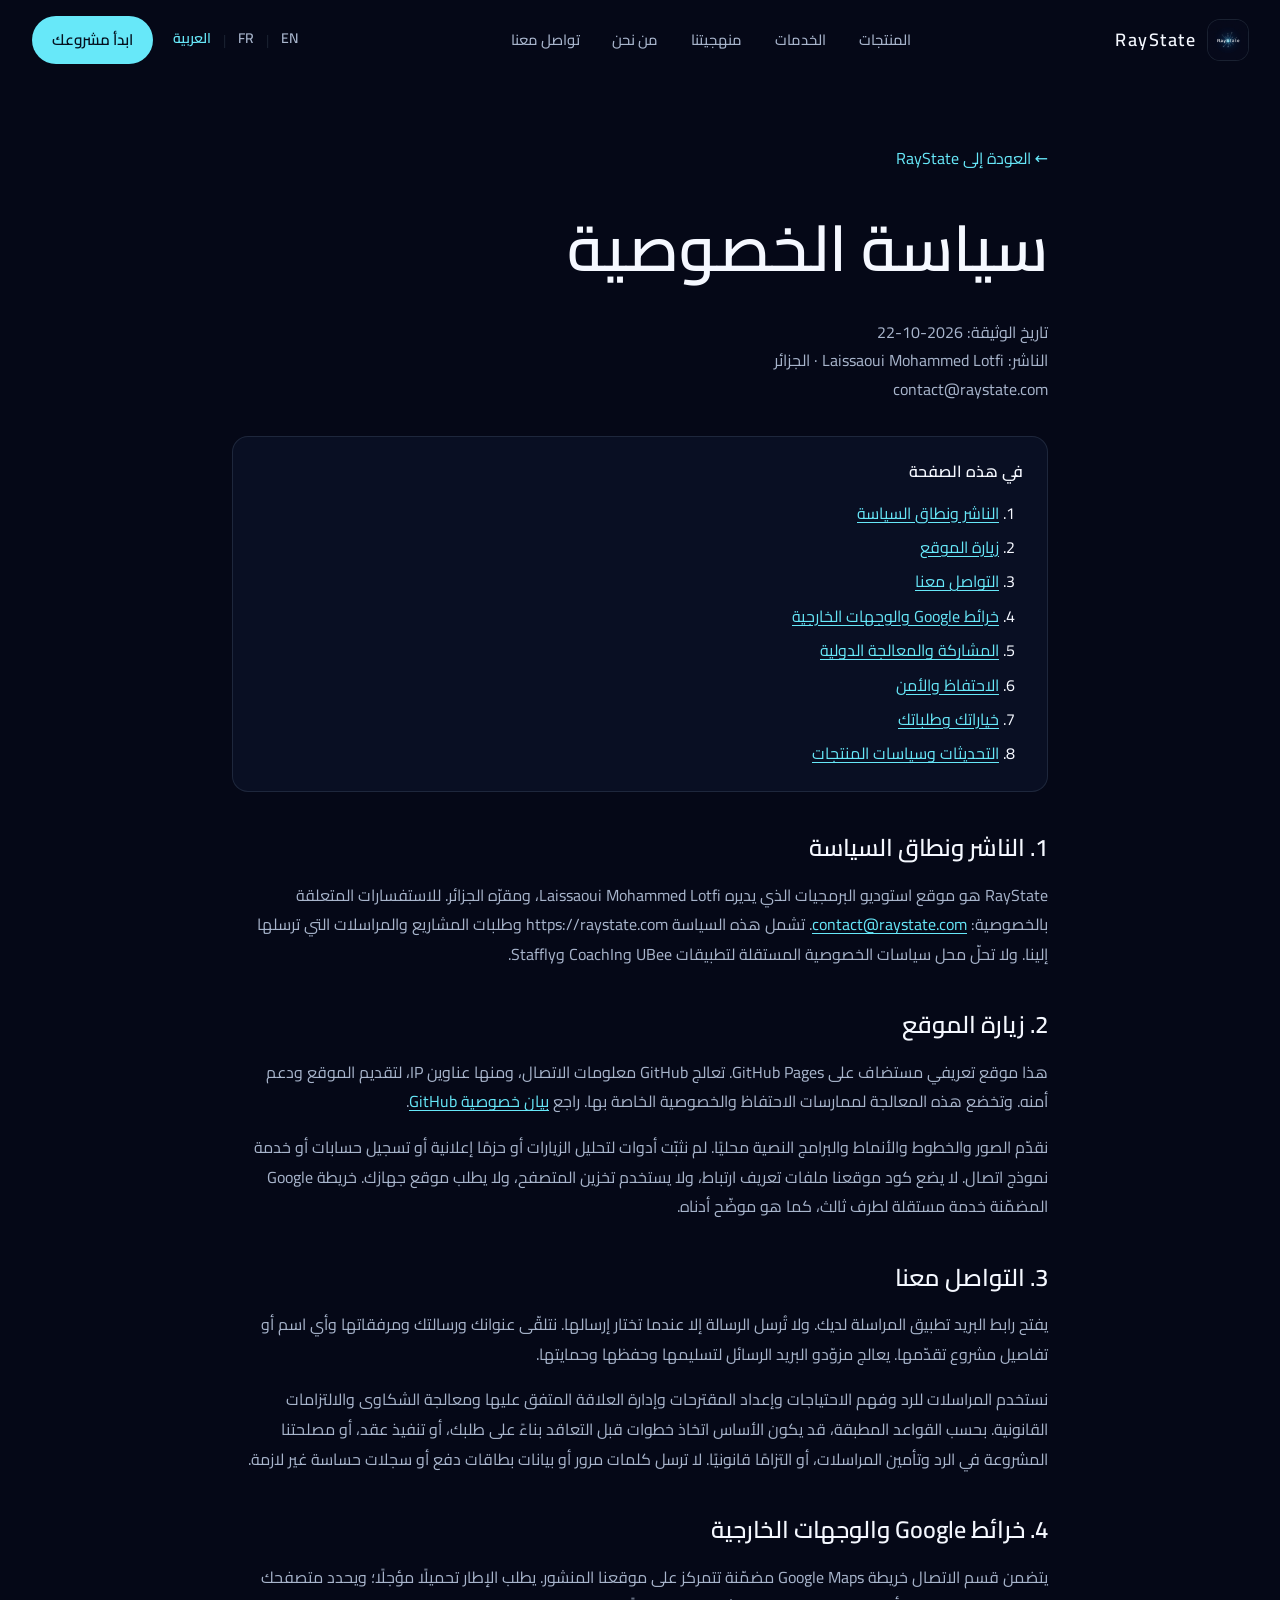
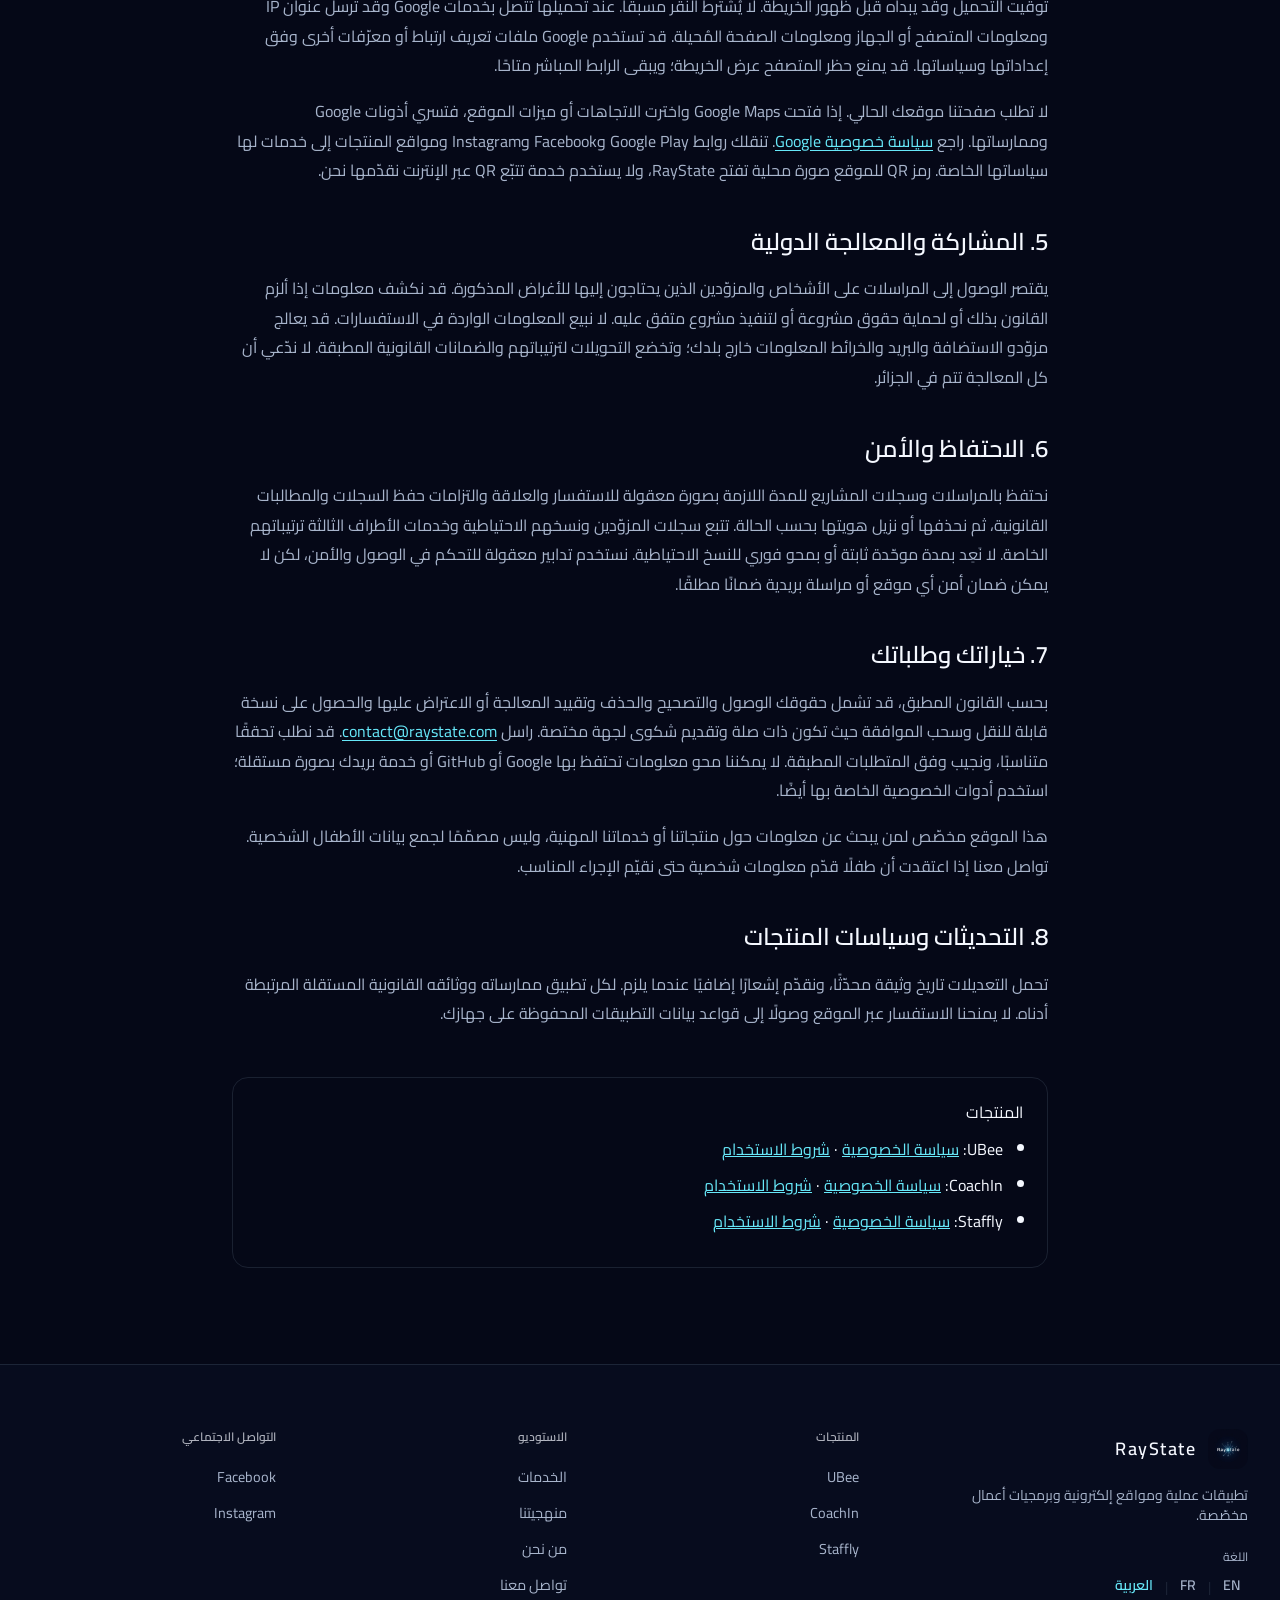
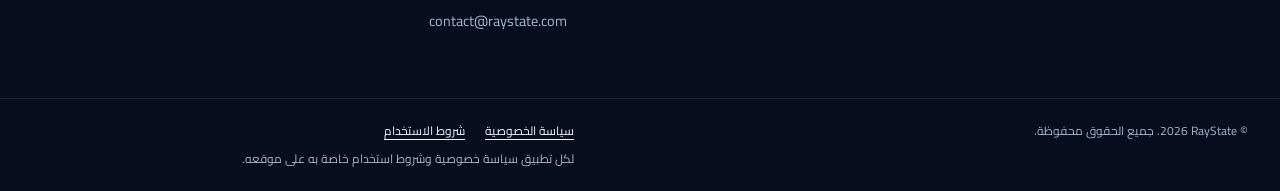
<file: ar/privacy-policy/index.html>
<!doctype html>
<html lang="ar" dir="rtl">
<head>
<meta charset="utf-8">
<meta name="viewport" content="width=device-width, initial-scale=1">
<title>سياسة الخصوصية — RayState</title>
<meta name="description" content="سياسة الخصوصية · RayState · Laissaoui Mohammed Lotfi">
<meta name="theme-color" content="#050817">
<meta name="author" content="RayState">
<link rel="canonical" href="https://raystate.com/ar/privacy-policy/">
<link rel="alternate" hreflang="en" href="https://raystate.com/privacy-policy/">
<link rel="alternate" hreflang="fr" href="https://raystate.com/fr/privacy-policy/">
<link rel="alternate" hreflang="ar" href="https://raystate.com/ar/privacy-policy/">
<link rel="alternate" hreflang="x-default" href="https://raystate.com/privacy-policy/">
<meta property="og:title" content="سياسة الخصوصية — RayState">
<meta property="og:description" content="سياسة الخصوصية · RayState · Laissaoui Mohammed Lotfi">
<meta property="og:type" content="website">
<meta property="og:url" content="https://raystate.com/ar/privacy-policy/">
<meta property="og:locale" content="ar_AR">
<meta property="og:image" content="https://raystate.com/assets/raystate-banner.webp">
<meta name="twitter:card" content="summary_large_image">
<meta name="twitter:title" content="سياسة الخصوصية — RayState">
<meta name="twitter:description" content="سياسة الخصوصية · RayState · Laissaoui Mohammed Lotfi">
<meta name="twitter:image" content="https://raystate.com/assets/raystate-banner.webp">
<script type="application/ld+json">{"@context": "https://schema.org", "@graph": [{"@type": "Organization", "@id": "https://raystate.com/#org", "name": "RayState", "url": "https://raystate.com", "email": "contact@raystate.com", "logo": "https://raystate.com/assets/raystate-mark.jpg", "sameAs": ["https://www.facebook.com/raystate.tech/", "https://www.instagram.com/raystate.dev/"]}, {"@type": "WebPage", "name": "سياسة الخصوصية — RayState", "url": "https://raystate.com/ar/privacy-policy/", "inLanguage": "ar", "publisher": {"@id": "https://raystate.com/#org"}}]}</script>
<link rel="icon" href="../../assets/favicon.ico">
<link rel="stylesheet" href="../../assets/styles.css">
<script src="../../assets/script.js" defer></script>
</head>
<body>
<div class="font-arabic leading-arabic"><a href="#main" class="skip-link">الانتقال إلى المحتوى</a><header class="fixed inset-x-0 top-0 z-50 transition-colors duration-300 border-b border-transparent"><div class="container-x flex h-16 items-center justify-between gap-4 lg:h-20"><a href="../../ar/#top" class="flex items-center gap-3" aria-label="الصفحة الرئيسية لـ RayState"><img src="../../assets/raystate-mark.jpg" alt="" width="40" height="40" class="size-10 rounded-lg ring-1 ring-border"/><span dir="ltr" class="text-lg font-semibold tracking-[0.08em] text-foreground">RayState</span></a><nav aria-label="التنقل الرئيسي" class="hidden lg:block"><ul class="flex items-center gap-1"><li><a href="../../ar/#products" class="nav-link ">المنتجات</a></li><li><a href="../../ar/#services" class="nav-link ">الخدمات</a></li><li><a href="../../ar/#approach" class="nav-link ">منهجيتنا</a></li><li><a href="../../ar/#about" class="nav-link ">من نحن</a></li><li><a href="../../ar/#contact" class="nav-link ">تواصل معنا</a></li></ul>
</nav>
<div class="hidden items-center gap-3 lg:flex"><nav class="language-switch" aria-label="اختيار اللغة"><a href="../../privacy-policy/" hreflang="en" lang="en">EN</a><span aria-hidden="true">|</span><a href="../../fr/privacy-policy/" hreflang="fr" lang="fr">FR</a><span aria-hidden="true">|</span><a href="../../ar/privacy-policy/" hreflang="ar" lang="ar" aria-current="true">العربية</a></nav>
<a href="mailto:contact@raystate.com?subject=%D8%B7%D9%84%D8%A8%20%D9%85%D8%B4%D8%B1%D9%88%D8%B9%20%D8%AC%D8%AF%D9%8A%D8%AF" class="btn btn-primary">ابدأ مشروعك</a></div><details class="mobile-nav"><summary aria-label="فتح القائمة"><svg aria-hidden="true" viewBox="0 0 24 24" fill="none" stroke="currentColor" stroke-width="2"><path d="M4 6h16M4 12h16M4 18h16"/></svg></summary><div class="mobile-panel"><nav aria-label="التنقل الرئيسي"><a class="nav-link" href="../../ar/#products">المنتجات</a><a class="nav-link" href="../../ar/#services">الخدمات</a><a class="nav-link" href="../../ar/#approach">منهجيتنا</a><a class="nav-link" href="../../ar/#about">من نحن</a><a class="nav-link" href="../../ar/#contact">تواصل معنا</a></nav>
<nav class="language-switch" aria-label="اختيار اللغة"><a href="../../privacy-policy/" hreflang="en" lang="en">EN</a><span aria-hidden="true">|</span><a href="../../fr/privacy-policy/" hreflang="fr" lang="fr">FR</a><span aria-hidden="true">|</span><a href="../../ar/privacy-policy/" hreflang="ar" lang="ar" aria-current="true">العربية</a></nav>
<a class="btn btn-primary" href="mailto:contact@raystate.com?subject=%D8%B7%D9%84%D8%A8%20%D9%85%D8%B4%D8%B1%D9%88%D8%B9%20%D8%AC%D8%AF%D9%8A%D8%AF">ابدأ مشروعك</a></div></details></div></header>

<main id="main" class="container-x legal-main"><a class="back-link" href="../../ar/">← العودة إلى RayState</a><h1>سياسة الخصوصية</h1>
<p class="legal-meta">تاريخ الوثيقة: <time datetime="2026-10-22">2026-10-22</time><br>الناشر: <bdi dir="ltr">Laissaoui Mohammed Lotfi</bdi> · الجزائر<br><a href="mailto:contact@raystate.com" dir="ltr">contact@raystate.com</a></p>
<nav class="legal-toc" aria-label="في هذه الصفحة"><h2>في هذه الصفحة</h2>
<ol><li><a href="#section-1">الناشر ونطاق السياسة</a></li><li><a href="#section-2">زيارة الموقع</a></li><li><a href="#section-3">التواصل معنا</a></li><li><a href="#section-4">خرائط Google والوجهات الخارجية</a></li><li><a href="#section-5">المشاركة والمعالجة الدولية</a></li><li><a href="#section-6">الاحتفاظ والأمن</a></li><li><a href="#section-7">خياراتك وطلباتك</a></li><li><a href="#section-8">التحديثات وسياسات المنتجات</a></li></ol>
</nav>
<article class="legal-content"><h2 id="section-1">1. الناشر ونطاق السياسة</h2>

<p>RayState هو موقع استوديو البرمجيات الذي يديره Laissaoui Mohammed Lotfi، ومقرّه الجزائر. للاستفسارات المتعلقة بالخصوصية: <a href="mailto:contact@raystate.com">contact@raystate.com</a>. تشمل هذه السياسة https://raystate.com وطلبات المشاريع والمراسلات التي ترسلها إلينا. ولا تحلّ محل سياسات الخصوصية المستقلة لتطبيقات UBee وCoachIn وStaffly.</p>

<h2 id="section-2">2. زيارة الموقع</h2>

<p>هذا موقع تعريفي مستضاف على GitHub Pages. تعالج GitHub معلومات الاتصال، ومنها عناوين IP، لتقديم الموقع ودعم أمنه. وتخضع هذه المعالجة لممارسات الاحتفاظ والخصوصية الخاصة بها. راجع <a href="https://docs.github.com/en/site-policy/privacy-policies/github-general-privacy-statement">بيان خصوصية GitHub</a>.</p>

<p>نقدّم الصور والخطوط والأنماط والبرامج النصية محليًا. لم نثبّت أدوات لتحليل الزيارات أو حزمًا إعلانية أو تسجيل حسابات أو خدمة نموذج اتصال. لا يضع كود موقعنا ملفات تعريف ارتباط، ولا يستخدم تخزين المتصفح، ولا يطلب موقع جهازك. خريطة Google المضمّنة خدمة مستقلة لطرف ثالث، كما هو موضّح أدناه.</p>

<h2 id="section-3">3. التواصل معنا</h2>

<p>يفتح رابط البريد تطبيق المراسلة لديك. ولا تُرسل الرسالة إلا عندما تختار إرسالها. نتلقّى عنوانك ورسالتك ومرفقاتها وأي اسم أو تفاصيل مشروع تقدّمها. يعالج مزوّدو البريد الرسائل لتسليمها وحفظها وحمايتها.</p>

<p>نستخدم المراسلات للرد وفهم الاحتياجات وإعداد المقترحات وإدارة العلاقة المتفق عليها ومعالجة الشكاوى والالتزامات القانونية. بحسب القواعد المطبقة، قد يكون الأساس اتخاذ خطوات قبل التعاقد بناءً على طلبك، أو تنفيذ عقد، أو مصلحتنا المشروعة في الرد وتأمين المراسلات، أو التزامًا قانونيًا. لا ترسل كلمات مرور أو بيانات بطاقات دفع أو سجلات حساسة غير لازمة.</p>

<h2 id="section-4">4. خرائط Google والوجهات الخارجية</h2>

<p>يتضمن قسم الاتصال خريطة Google Maps مضمّنة تتمركز على موقعنا المنشور. يطلب الإطار تحميلًا مؤجلًا؛ ويحدد متصفحك توقيت التحميل وقد يبدأه قبل ظهور الخريطة. لا يُشترط النقر مسبقًا. عند تحميلها تتصل بخدمات Google وقد ترسل عنوان IP ومعلومات المتصفح أو الجهاز ومعلومات الصفحة المُحيلة. قد تستخدم Google ملفات تعريف ارتباط أو معرّفات أخرى وفق إعداداتها وسياساتها. قد يمنع حظر المتصفح عرض الخريطة؛ ويبقى الرابط المباشر متاحًا.</p>

<p>لا تطلب صفحتنا موقعك الحالي. إذا فتحت Google Maps واخترت الاتجاهات أو ميزات الموقع، فتسري أذونات Google وممارساتها. راجع <a href="https://policies.google.com/privacy">سياسة خصوصية Google</a>. تنقلك روابط Google Play وFacebook وInstagram ومواقع المنتجات إلى خدمات لها سياساتها الخاصة. رمز QR للموقع صورة محلية تفتح RayState، ولا يستخدم خدمة تتبّع QR عبر الإنترنت نقدّمها نحن.</p>

<h2 id="section-5">5. المشاركة والمعالجة الدولية</h2>

<p>يقتصر الوصول إلى المراسلات على الأشخاص والمزوّدين الذين يحتاجون إليها للأغراض المذكورة. قد نكشف معلومات إذا ألزم القانون بذلك أو لحماية حقوق مشروعة أو لتنفيذ مشروع متفق عليه. لا نبيع المعلومات الواردة في الاستفسارات. قد يعالج مزوّدو الاستضافة والبريد والخرائط المعلومات خارج بلدك؛ وتخضع التحويلات لترتيباتهم والضمانات القانونية المطبقة. لا ندّعي أن كل المعالجة تتم في الجزائر.</p>

<h2 id="section-6">6. الاحتفاظ والأمن</h2>

<p>نحتفظ بالمراسلات وسجلات المشاريع للمدة اللازمة بصورة معقولة للاستفسار والعلاقة والتزامات حفظ السجلات والمطالبات القانونية، ثم نحذفها أو نزيل هويتها بحسب الحالة. تتبع سجلات المزوّدين ونسخهم الاحتياطية وخدمات الأطراف الثالثة ترتيباتهم الخاصة. لا نَعِد بمدة موحّدة ثابتة أو بمحو فوري للنسخ الاحتياطية. نستخدم تدابير معقولة للتحكم في الوصول والأمن، لكن لا يمكن ضمان أمن أي موقع أو مراسلة بريدية ضمانًا مطلقًا.</p>

<h2 id="section-7">7. خياراتك وطلباتك</h2>

<p>بحسب القانون المطبق، قد تشمل حقوقك الوصول والتصحيح والحذف وتقييد المعالجة أو الاعتراض عليها والحصول على نسخة قابلة للنقل وسحب الموافقة حيث تكون ذات صلة وتقديم شكوى لجهة مختصة. راسل <a href="mailto:contact@raystate.com">contact@raystate.com</a>. قد نطلب تحققًا متناسبًا، ونجيب وفق المتطلبات المطبقة. لا يمكننا محو معلومات تحتفظ بها Google أو GitHub أو خدمة بريدك بصورة مستقلة؛ استخدم أدوات الخصوصية الخاصة بها أيضًا.</p>

<p>هذا الموقع مخصّص لمن يبحث عن معلومات حول منتجاتنا أو خدماتنا المهنية، وليس مصمّمًا لجمع بيانات الأطفال الشخصية. تواصل معنا إذا اعتقدت أن طفلًا قدّم معلومات شخصية حتى نقيّم الإجراء المناسب.</p>

<h2 id="section-8">8. التحديثات وسياسات المنتجات</h2>

<p>تحمل التعديلات تاريخ وثيقة محدّثًا، ونقدّم إشعارًا إضافيًا عندما يلزم. لكل تطبيق ممارساته ووثائقه القانونية المستقلة المرتبطة أدناه. لا يمنحنا الاستفسار عبر الموقع وصولًا إلى قواعد بيانات التطبيقات المحفوظة على جهازك.</p>
</article>
<aside class="legal-products"><h2>المنتجات</h2>
<ul><li><bdi dir="ltr">UBee</bdi>: <a href="https://ubee.raystate.com/legal/ar/privacy-policy/">سياسة الخصوصية</a> · <a href="https://ubee.raystate.com/legal/ar/terms-of-use/">شروط الاستخدام</a></li><li><bdi dir="ltr">CoachIn</bdi>: <a href="https://coachin.raystate.com/ar/privacy-policy/">سياسة الخصوصية</a> · <a href="https://coachin.raystate.com/ar/terms-of-use/">شروط الاستخدام</a></li><li><bdi dir="ltr">Staffly</bdi>: <a href="https://staffly.raystate.com/ar/privacy-policy/">سياسة الخصوصية</a> · <a href="https://staffly.raystate.com/ar/terms-of-use/">شروط الاستخدام</a></li></ul>
</aside></main>
<footer class="border-t border-border bg-surface-2/60"><div class="container-x grid gap-12 py-16 md:grid-cols-2 lg:grid-cols-[1.4fr_1fr_1fr_1fr]"><div><div class="flex items-center gap-3"><img src="../../assets/raystate-mark.jpg" alt="" width="40" height="40" loading="lazy" class="size-10 rounded-lg"/><span dir="ltr" class="text-lg font-semibold tracking-[0.08em] text-foreground">RayState</span></div><p class="mt-4 max-w-xs text-sm text-muted-foreground">تطبيقات عملية ومواقع إلكترونية وبرمجيات أعمال مخصّصة.</p>
<p class="mt-6 text-xs text-muted-foreground">اللغة</p>
<nav class="language-switch" aria-label="اختيار اللغة"><a href="../../privacy-policy/" hreflang="en" lang="en">EN</a><span aria-hidden="true">|</span><a href="../../fr/privacy-policy/" hreflang="fr" lang="fr">FR</a><span aria-hidden="true">|</span><a href="../../ar/privacy-policy/" hreflang="ar" lang="ar" aria-current="true">العربية</a></nav>
</div><div><h2 class="text-xs font-semibold uppercase tracking-[0.16em] text-foreground/70">المنتجات</h2>
<ul class="mt-4 grid gap-2"><li><a href="https://ubee.raystate.com" target="_blank" rel="noopener" class="footer-link" dir="ltr">UBee</a></li><li><a href="https://coachin.raystate.com" target="_blank" rel="noopener" class="footer-link" dir="ltr">CoachIn</a></li><li><a href="https://staffly.raystate.com" target="_blank" rel="noopener" class="footer-link" dir="ltr">Staffly</a></li></ul>
</div><div><h2 class="text-xs font-semibold uppercase tracking-[0.16em] text-foreground/70">الاستوديو</h2>
<ul class="mt-4 grid gap-2"><li><a href="../../ar/#services" class="footer-link">الخدمات</a></li><li><a href="../../ar/#approach" class="footer-link">منهجيتنا</a></li><li><a href="../../ar/#about" class="footer-link">من نحن</a></li><li><a href="../../ar/#contact" class="footer-link">تواصل معنا</a></li><li><a href="mailto:contact@raystate.com" class="footer-link"><bdi dir="ltr" class="inline-block">contact@raystate.com</bdi></a></li></ul>
</div><div><h2 class="text-xs font-semibold uppercase tracking-[0.16em] text-foreground/70">التواصل الاجتماعي</h2>
<ul class="mt-4 grid gap-2"><li><a href="https://www.facebook.com/raystate.tech/" target="_blank" rel="noopener" class="footer-link">Facebook</a></li><li><a href="https://www.instagram.com/raystate.dev/" target="_blank" rel="noopener" class="footer-link">Instagram</a></li></ul>
</div></div><div class="container-x flex flex-col gap-2 border-t border-border py-6 text-xs text-muted-foreground sm:flex-row sm:justify-between"><p>© <span dir="ltr">2026 RayState</span>. جميع الحقوق محفوظة.</p>
<div class="legal-footer"><a href="../../ar/privacy-policy/">سياسة الخصوصية</a><a href="../../ar/terms-of-use/">شروط الاستخدام</a><p>لكل تطبيق سياسة خصوصية وشروط استخدام خاصة به على موقعه.</p>
</div></div></footer>
</div>

</body>
</html>
</file>
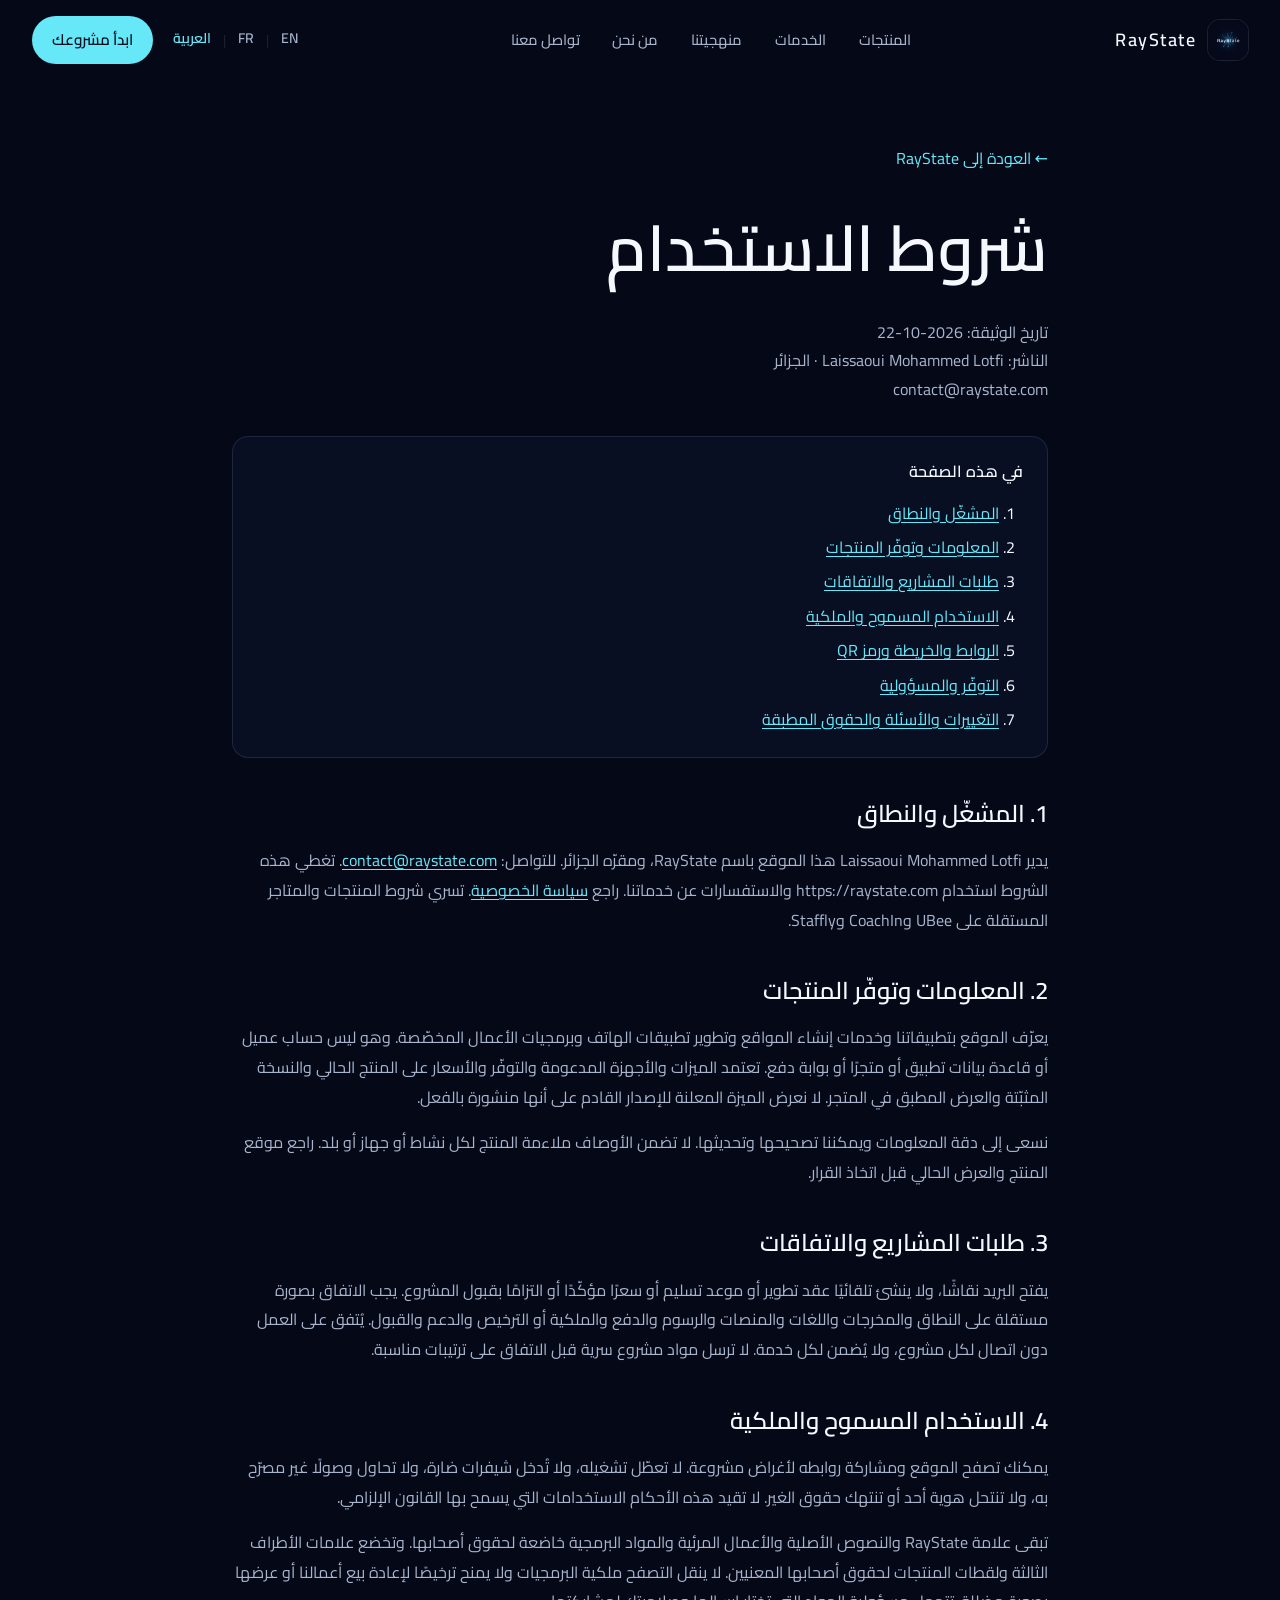
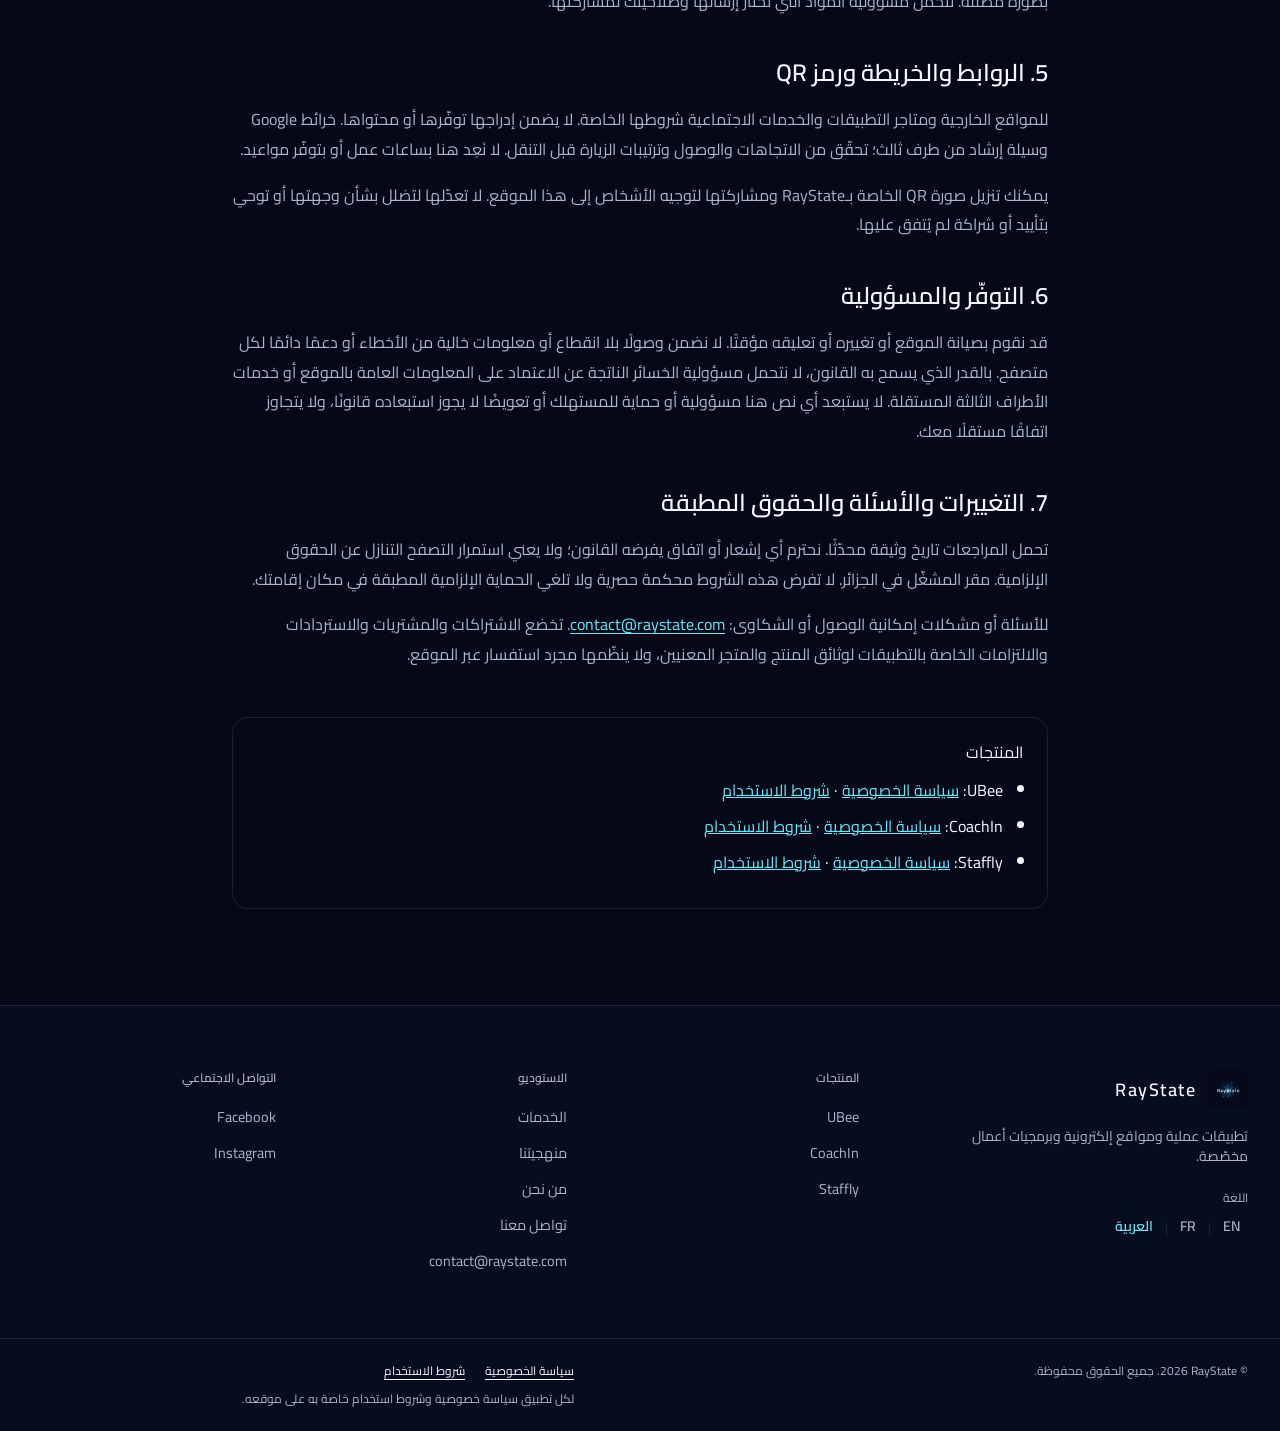
<file: ar/terms-of-use/index.html>
<!doctype html>
<html lang="ar" dir="rtl">
<head>
<meta charset="utf-8">
<meta name="viewport" content="width=device-width, initial-scale=1">
<title>شروط الاستخدام — RayState</title>
<meta name="description" content="شروط الاستخدام · RayState · Laissaoui Mohammed Lotfi">
<meta name="theme-color" content="#050817">
<meta name="author" content="RayState">
<link rel="canonical" href="https://raystate.com/ar/terms-of-use/">
<link rel="alternate" hreflang="en" href="https://raystate.com/terms-of-use/">
<link rel="alternate" hreflang="fr" href="https://raystate.com/fr/terms-of-use/">
<link rel="alternate" hreflang="ar" href="https://raystate.com/ar/terms-of-use/">
<link rel="alternate" hreflang="x-default" href="https://raystate.com/terms-of-use/">
<meta property="og:title" content="شروط الاستخدام — RayState">
<meta property="og:description" content="شروط الاستخدام · RayState · Laissaoui Mohammed Lotfi">
<meta property="og:type" content="website">
<meta property="og:url" content="https://raystate.com/ar/terms-of-use/">
<meta property="og:locale" content="ar_AR">
<meta property="og:image" content="https://raystate.com/assets/raystate-banner.webp">
<meta name="twitter:card" content="summary_large_image">
<meta name="twitter:title" content="شروط الاستخدام — RayState">
<meta name="twitter:description" content="شروط الاستخدام · RayState · Laissaoui Mohammed Lotfi">
<meta name="twitter:image" content="https://raystate.com/assets/raystate-banner.webp">
<script type="application/ld+json">{"@context": "https://schema.org", "@graph": [{"@type": "Organization", "@id": "https://raystate.com/#org", "name": "RayState", "url": "https://raystate.com", "email": "contact@raystate.com", "logo": "https://raystate.com/assets/raystate-mark.jpg", "sameAs": ["https://www.facebook.com/raystate.tech/", "https://www.instagram.com/raystate.dev/"]}, {"@type": "WebPage", "name": "شروط الاستخدام — RayState", "url": "https://raystate.com/ar/terms-of-use/", "inLanguage": "ar", "publisher": {"@id": "https://raystate.com/#org"}}]}</script>
<link rel="icon" href="../../assets/favicon.ico">
<link rel="stylesheet" href="../../assets/styles.css">
<script src="../../assets/script.js" defer></script>
</head>
<body>
<div class="font-arabic leading-arabic"><a href="#main" class="skip-link">الانتقال إلى المحتوى</a><header class="fixed inset-x-0 top-0 z-50 transition-colors duration-300 border-b border-transparent"><div class="container-x flex h-16 items-center justify-between gap-4 lg:h-20"><a href="../../ar/#top" class="flex items-center gap-3" aria-label="الصفحة الرئيسية لـ RayState"><img src="../../assets/raystate-mark.jpg" alt="" width="40" height="40" class="size-10 rounded-lg ring-1 ring-border"/><span dir="ltr" class="text-lg font-semibold tracking-[0.08em] text-foreground">RayState</span></a><nav aria-label="التنقل الرئيسي" class="hidden lg:block"><ul class="flex items-center gap-1"><li><a href="../../ar/#products" class="nav-link ">المنتجات</a></li><li><a href="../../ar/#services" class="nav-link ">الخدمات</a></li><li><a href="../../ar/#approach" class="nav-link ">منهجيتنا</a></li><li><a href="../../ar/#about" class="nav-link ">من نحن</a></li><li><a href="../../ar/#contact" class="nav-link ">تواصل معنا</a></li></ul>
</nav>
<div class="hidden items-center gap-3 lg:flex"><nav class="language-switch" aria-label="اختيار اللغة"><a href="../../terms-of-use/" hreflang="en" lang="en">EN</a><span aria-hidden="true">|</span><a href="../../fr/terms-of-use/" hreflang="fr" lang="fr">FR</a><span aria-hidden="true">|</span><a href="../../ar/terms-of-use/" hreflang="ar" lang="ar" aria-current="true">العربية</a></nav>
<a href="mailto:contact@raystate.com?subject=%D8%B7%D9%84%D8%A8%20%D9%85%D8%B4%D8%B1%D9%88%D8%B9%20%D8%AC%D8%AF%D9%8A%D8%AF" class="btn btn-primary">ابدأ مشروعك</a></div><details class="mobile-nav"><summary aria-label="فتح القائمة"><svg aria-hidden="true" viewBox="0 0 24 24" fill="none" stroke="currentColor" stroke-width="2"><path d="M4 6h16M4 12h16M4 18h16"/></svg></summary><div class="mobile-panel"><nav aria-label="التنقل الرئيسي"><a class="nav-link" href="../../ar/#products">المنتجات</a><a class="nav-link" href="../../ar/#services">الخدمات</a><a class="nav-link" href="../../ar/#approach">منهجيتنا</a><a class="nav-link" href="../../ar/#about">من نحن</a><a class="nav-link" href="../../ar/#contact">تواصل معنا</a></nav>
<nav class="language-switch" aria-label="اختيار اللغة"><a href="../../terms-of-use/" hreflang="en" lang="en">EN</a><span aria-hidden="true">|</span><a href="../../fr/terms-of-use/" hreflang="fr" lang="fr">FR</a><span aria-hidden="true">|</span><a href="../../ar/terms-of-use/" hreflang="ar" lang="ar" aria-current="true">العربية</a></nav>
<a class="btn btn-primary" href="mailto:contact@raystate.com?subject=%D8%B7%D9%84%D8%A8%20%D9%85%D8%B4%D8%B1%D9%88%D8%B9%20%D8%AC%D8%AF%D9%8A%D8%AF">ابدأ مشروعك</a></div></details></div></header>

<main id="main" class="container-x legal-main"><a class="back-link" href="../../ar/">← العودة إلى RayState</a><h1>شروط الاستخدام</h1>
<p class="legal-meta">تاريخ الوثيقة: <time datetime="2026-10-22">2026-10-22</time><br>الناشر: <bdi dir="ltr">Laissaoui Mohammed Lotfi</bdi> · الجزائر<br><a href="mailto:contact@raystate.com" dir="ltr">contact@raystate.com</a></p>
<nav class="legal-toc" aria-label="في هذه الصفحة"><h2>في هذه الصفحة</h2>
<ol><li><a href="#section-1">المشغّل والنطاق</a></li><li><a href="#section-2">المعلومات وتوفّر المنتجات</a></li><li><a href="#section-3">طلبات المشاريع والاتفاقات</a></li><li><a href="#section-4">الاستخدام المسموح والملكية</a></li><li><a href="#section-5">الروابط والخريطة ورمز QR</a></li><li><a href="#section-6">التوفّر والمسؤولية</a></li><li><a href="#section-7">التغييرات والأسئلة والحقوق المطبقة</a></li></ol>
</nav>
<article class="legal-content"><h2 id="section-1">1. المشغّل والنطاق</h2>

<p>يدير Laissaoui Mohammed Lotfi هذا الموقع باسم RayState، ومقرّه الجزائر. للتواصل: <a href="mailto:contact@raystate.com">contact@raystate.com</a>. تغطي هذه الشروط استخدام https://raystate.com والاستفسارات عن خدماتنا. راجع <a href="../privacy-policy/">سياسة الخصوصية</a>. تسري شروط المنتجات والمتاجر المستقلة على UBee وCoachIn وStaffly.</p>

<h2 id="section-2">2. المعلومات وتوفّر المنتجات</h2>

<p>يعرّف الموقع بتطبيقاتنا وخدمات إنشاء المواقع وتطوير تطبيقات الهاتف وبرمجيات الأعمال المخصّصة. وهو ليس حساب عميل أو قاعدة بيانات تطبيق أو متجرًا أو بوابة دفع. تعتمد الميزات والأجهزة المدعومة والتوفّر والأسعار على المنتج الحالي والنسخة المثبّتة والعرض المطبق في المتجر. لا نعرض الميزة المعلنة للإصدار القادم على أنها منشورة بالفعل.</p>

<p>نسعى إلى دقة المعلومات ويمكننا تصحيحها وتحديثها. لا تضمن الأوصاف ملاءمة المنتج لكل نشاط أو جهاز أو بلد. راجع موقع المنتج والعرض الحالي قبل اتخاذ القرار.</p>

<h2 id="section-3">3. طلبات المشاريع والاتفاقات</h2>

<p>يفتح البريد نقاشًا، ولا ينشئ تلقائيًا عقد تطوير أو موعد تسليم أو سعرًا مؤكّدًا أو التزامًا بقبول المشروع. يجب الاتفاق بصورة مستقلة على النطاق والمخرجات واللغات والمنصات والرسوم والدفع والملكية أو الترخيص والدعم والقبول. يُتفق على العمل دون اتصال لكل مشروع، ولا يُضمن لكل خدمة. لا ترسل مواد مشروع سرية قبل الاتفاق على ترتيبات مناسبة.</p>

<h2 id="section-4">4. الاستخدام المسموح والملكية</h2>

<p>يمكنك تصفح الموقع ومشاركة روابطه لأغراض مشروعة. لا تعطّل تشغيله، ولا تُدخل شيفرات ضارة، ولا تحاول وصولًا غير مصرّح به، ولا تنتحل هوية أحد أو تنتهك حقوق الغير. لا تقيد هذه الأحكام الاستخدامات التي يسمح بها القانون الإلزامي.</p>

<p>تبقى علامة RayState والنصوص الأصلية والأعمال المرئية والمواد البرمجية خاضعة لحقوق أصحابها. وتخضع علامات الأطراف الثالثة ولقطات المنتجات لحقوق أصحابها المعنيين. لا ينقل التصفح ملكية البرمجيات ولا يمنح ترخيصًا لإعادة بيع أعمالنا أو عرضها بصورة مضللة. تتحمل مسؤولية المواد التي تختار إرسالها وصلاحيتك لمشاركتها.</p>

<h2 id="section-5">5. الروابط والخريطة ورمز QR</h2>

<p>للمواقع الخارجية ومتاجر التطبيقات والخدمات الاجتماعية شروطها الخاصة. لا يضمن إدراجها توفّرها أو محتواها. خرائط Google وسيلة إرشاد من طرف ثالث؛ تحقّق من الاتجاهات والوصول وترتيبات الزيارة قبل التنقل. لا نَعِد هنا بساعات عمل أو بتوفّر مواعيد.</p>

<p>يمكنك تنزيل صورة QR الخاصة بـRayState ومشاركتها لتوجيه الأشخاص إلى هذا الموقع. لا تعدّلها لتضلل بشأن وجهتها أو توحي بتأييد أو شراكة لم يُتفق عليها.</p>

<h2 id="section-6">6. التوفّر والمسؤولية</h2>

<p>قد نقوم بصيانة الموقع أو تغييره أو تعليقه مؤقتًا. لا نضمن وصولًا بلا انقطاع أو معلومات خالية من الأخطاء أو دعمًا دائمًا لكل متصفح. بالقدر الذي يسمح به القانون، لا نتحمل مسؤولية الخسائر الناتجة عن الاعتماد على المعلومات العامة بالموقع أو خدمات الأطراف الثالثة المستقلة. لا يستبعد أي نص هنا مسؤولية أو حماية للمستهلك أو تعويضًا لا يجوز استبعاده قانونًا، ولا يتجاوز اتفاقًا مستقلًا معك.</p>

<h2 id="section-7">7. التغييرات والأسئلة والحقوق المطبقة</h2>

<p>تحمل المراجعات تاريخ وثيقة محدّثًا. نحترم أي إشعار أو اتفاق يفرضه القانون؛ ولا يعني استمرار التصفح التنازل عن الحقوق الإلزامية. مقر المشغّل في الجزائر. لا تفرض هذه الشروط محكمة حصرية ولا تلغي الحماية الإلزامية المطبقة في مكان إقامتك.</p>

<p>للأسئلة أو مشكلات إمكانية الوصول أو الشكاوى: <a href="mailto:contact@raystate.com">contact@raystate.com</a>. تخضع الاشتراكات والمشتريات والاستردادات والالتزامات الخاصة بالتطبيقات لوثائق المنتج والمتجر المعنيين، ولا ينظّمها مجرد استفسار عبر الموقع.</p>
</article>
<aside class="legal-products"><h2>المنتجات</h2>
<ul><li><bdi dir="ltr">UBee</bdi>: <a href="https://ubee.raystate.com/legal/ar/privacy-policy/">سياسة الخصوصية</a> · <a href="https://ubee.raystate.com/legal/ar/terms-of-use/">شروط الاستخدام</a></li><li><bdi dir="ltr">CoachIn</bdi>: <a href="https://coachin.raystate.com/ar/privacy-policy/">سياسة الخصوصية</a> · <a href="https://coachin.raystate.com/ar/terms-of-use/">شروط الاستخدام</a></li><li><bdi dir="ltr">Staffly</bdi>: <a href="https://staffly.raystate.com/ar/privacy-policy/">سياسة الخصوصية</a> · <a href="https://staffly.raystate.com/ar/terms-of-use/">شروط الاستخدام</a></li></ul>
</aside></main>
<footer class="border-t border-border bg-surface-2/60"><div class="container-x grid gap-12 py-16 md:grid-cols-2 lg:grid-cols-[1.4fr_1fr_1fr_1fr]"><div><div class="flex items-center gap-3"><img src="../../assets/raystate-mark.jpg" alt="" width="40" height="40" loading="lazy" class="size-10 rounded-lg"/><span dir="ltr" class="text-lg font-semibold tracking-[0.08em] text-foreground">RayState</span></div><p class="mt-4 max-w-xs text-sm text-muted-foreground">تطبيقات عملية ومواقع إلكترونية وبرمجيات أعمال مخصّصة.</p>
<p class="mt-6 text-xs text-muted-foreground">اللغة</p>
<nav class="language-switch" aria-label="اختيار اللغة"><a href="../../terms-of-use/" hreflang="en" lang="en">EN</a><span aria-hidden="true">|</span><a href="../../fr/terms-of-use/" hreflang="fr" lang="fr">FR</a><span aria-hidden="true">|</span><a href="../../ar/terms-of-use/" hreflang="ar" lang="ar" aria-current="true">العربية</a></nav>
</div><div><h2 class="text-xs font-semibold uppercase tracking-[0.16em] text-foreground/70">المنتجات</h2>
<ul class="mt-4 grid gap-2"><li><a href="https://ubee.raystate.com" target="_blank" rel="noopener" class="footer-link" dir="ltr">UBee</a></li><li><a href="https://coachin.raystate.com" target="_blank" rel="noopener" class="footer-link" dir="ltr">CoachIn</a></li><li><a href="https://staffly.raystate.com" target="_blank" rel="noopener" class="footer-link" dir="ltr">Staffly</a></li></ul>
</div><div><h2 class="text-xs font-semibold uppercase tracking-[0.16em] text-foreground/70">الاستوديو</h2>
<ul class="mt-4 grid gap-2"><li><a href="../../ar/#services" class="footer-link">الخدمات</a></li><li><a href="../../ar/#approach" class="footer-link">منهجيتنا</a></li><li><a href="../../ar/#about" class="footer-link">من نحن</a></li><li><a href="../../ar/#contact" class="footer-link">تواصل معنا</a></li><li><a href="mailto:contact@raystate.com" class="footer-link"><bdi dir="ltr" class="inline-block">contact@raystate.com</bdi></a></li></ul>
</div><div><h2 class="text-xs font-semibold uppercase tracking-[0.16em] text-foreground/70">التواصل الاجتماعي</h2>
<ul class="mt-4 grid gap-2"><li><a href="https://www.facebook.com/raystate.tech/" target="_blank" rel="noopener" class="footer-link">Facebook</a></li><li><a href="https://www.instagram.com/raystate.dev/" target="_blank" rel="noopener" class="footer-link">Instagram</a></li></ul>
</div></div><div class="container-x flex flex-col gap-2 border-t border-border py-6 text-xs text-muted-foreground sm:flex-row sm:justify-between"><p>© <span dir="ltr">2026 RayState</span>. جميع الحقوق محفوظة.</p>
<div class="legal-footer"><a href="../../ar/privacy-policy/">سياسة الخصوصية</a><a href="../../ar/terms-of-use/">شروط الاستخدام</a><p>لكل تطبيق سياسة خصوصية وشروط استخدام خاصة به على موقعه.</p>
</div></div></footer>
</div>

</body>
</html>
</file>
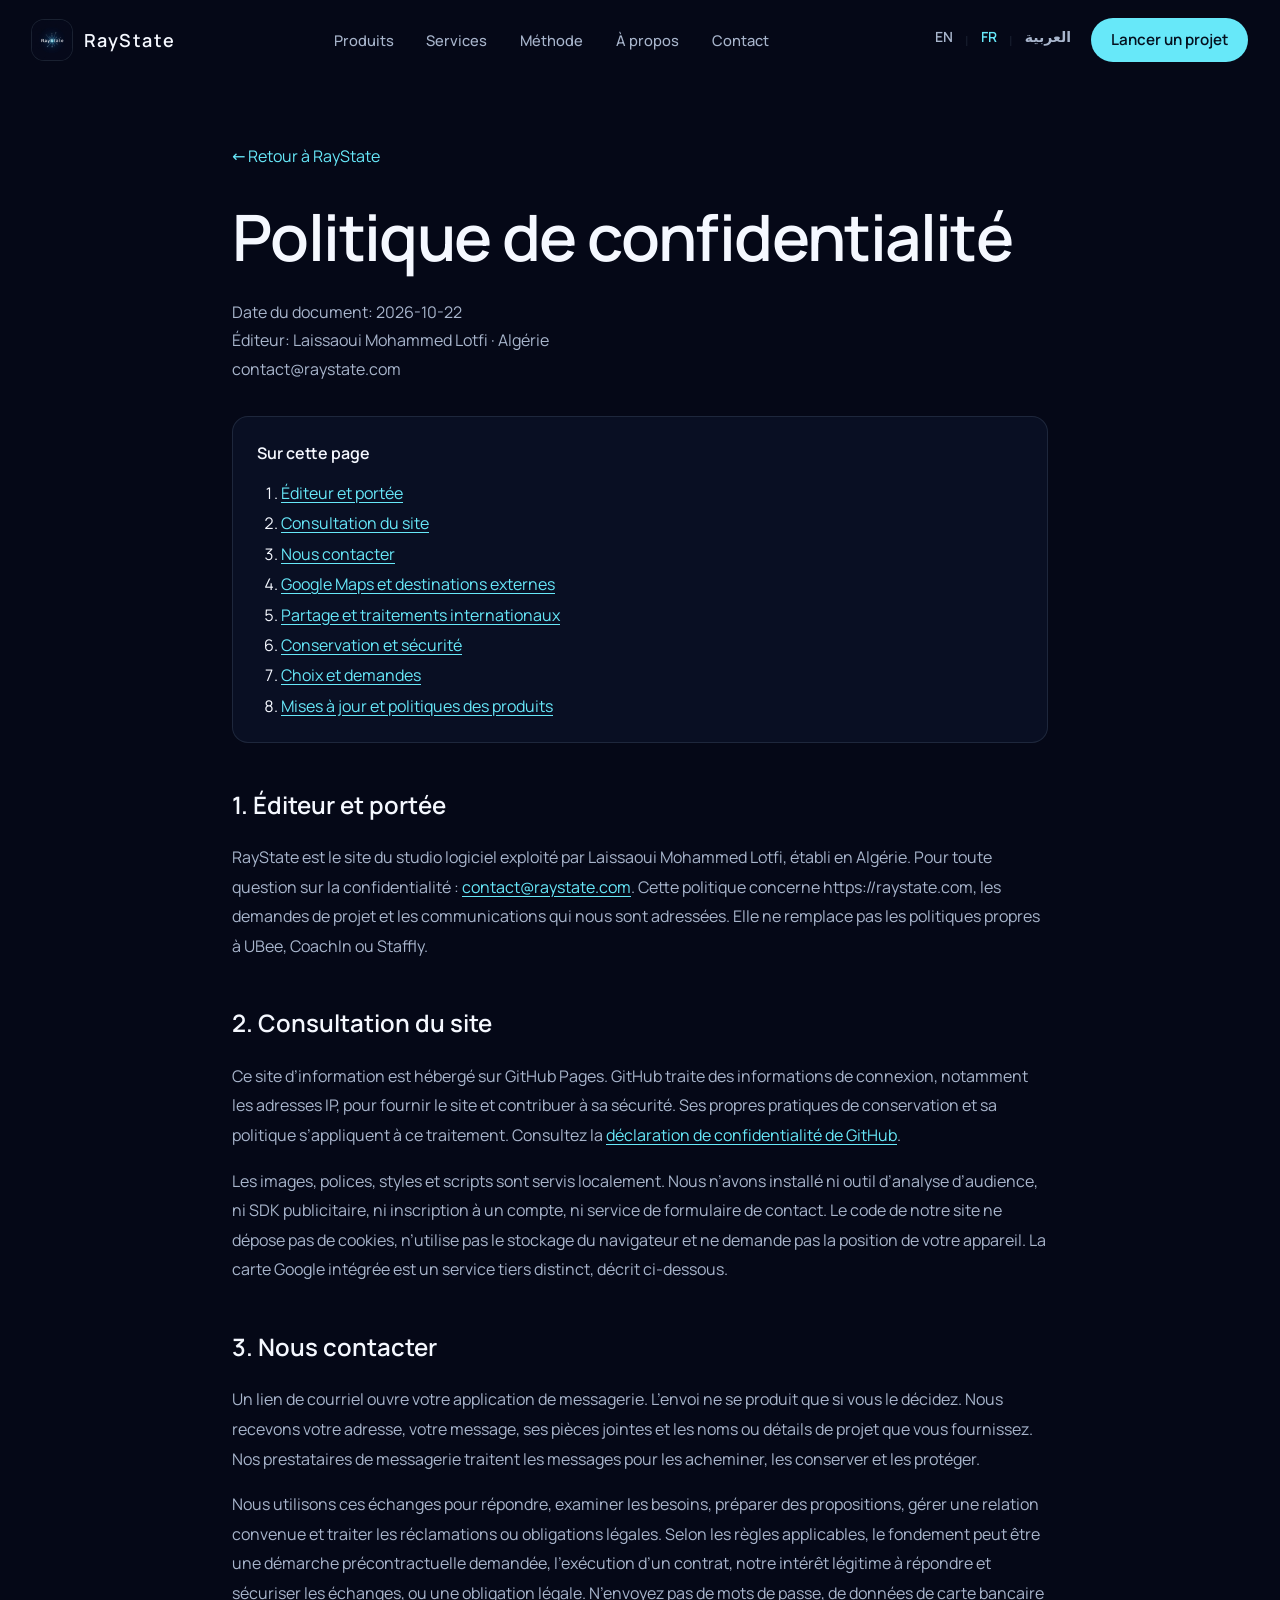
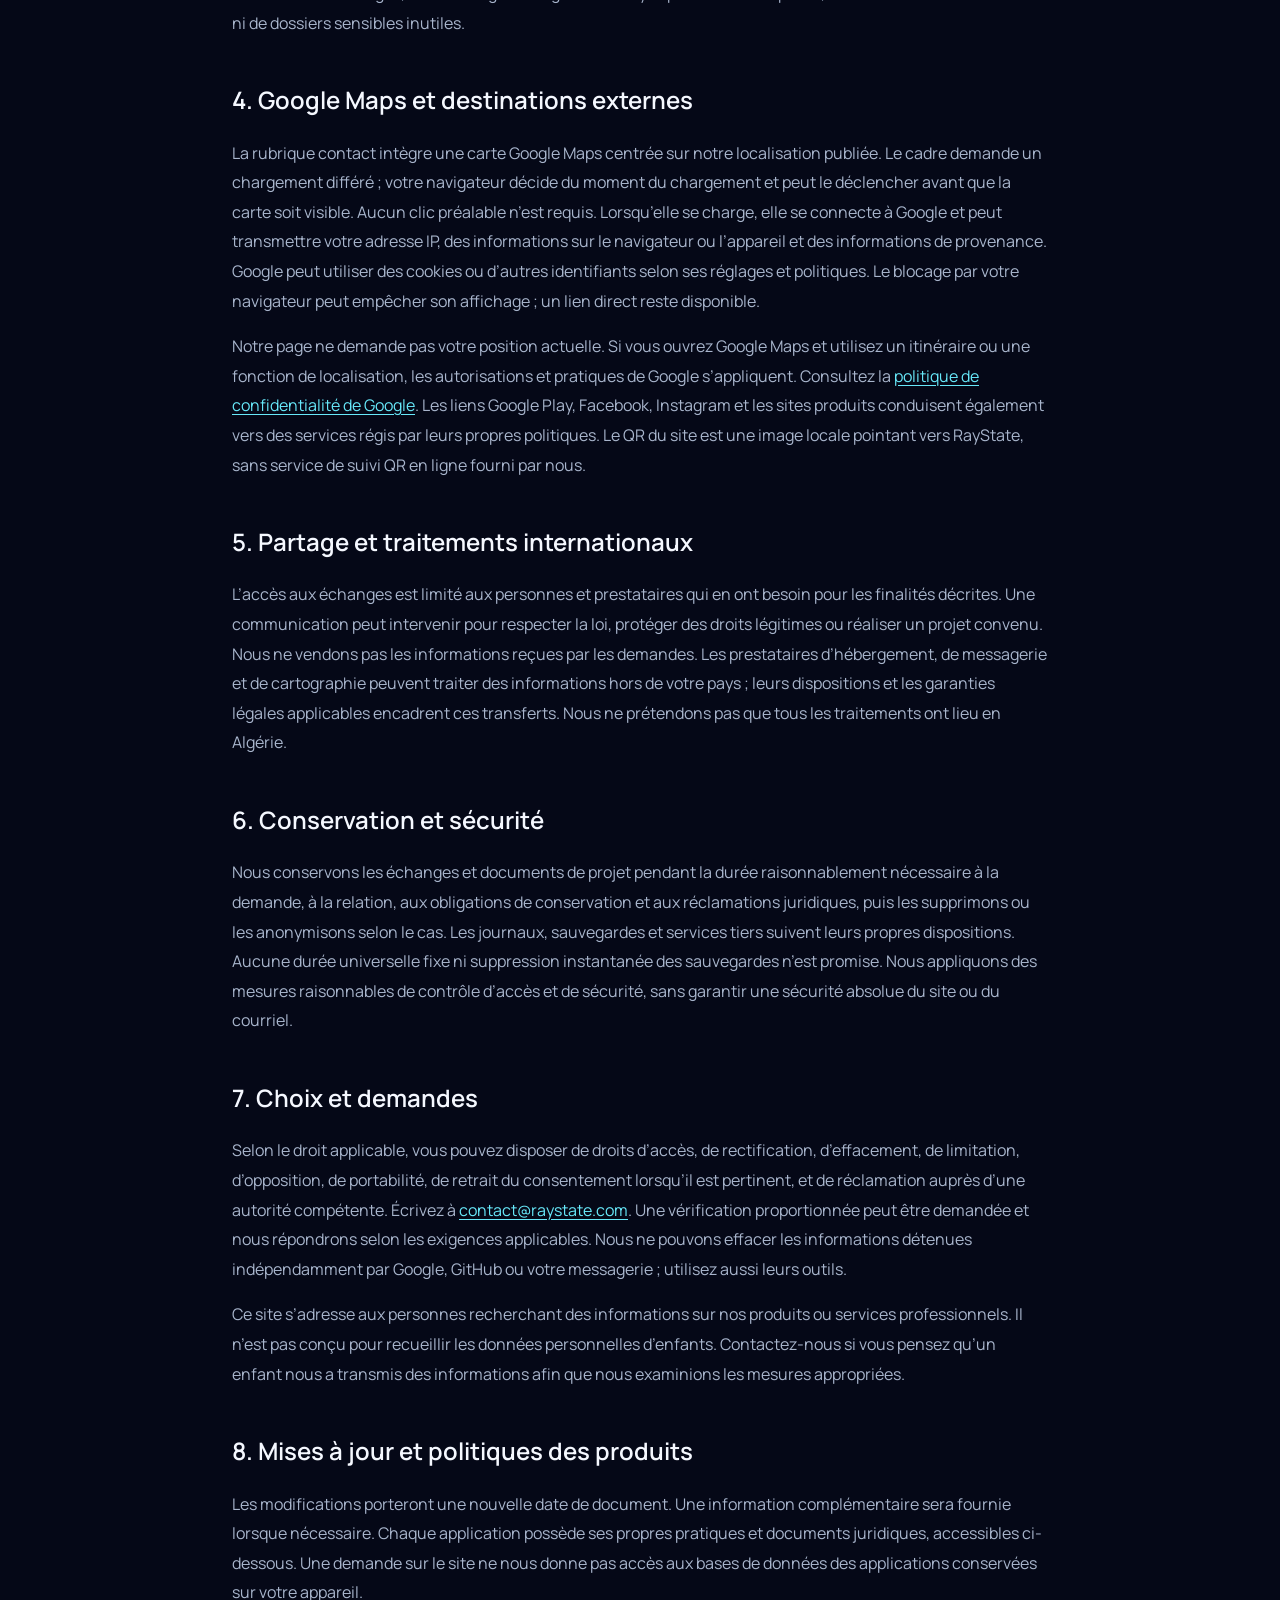
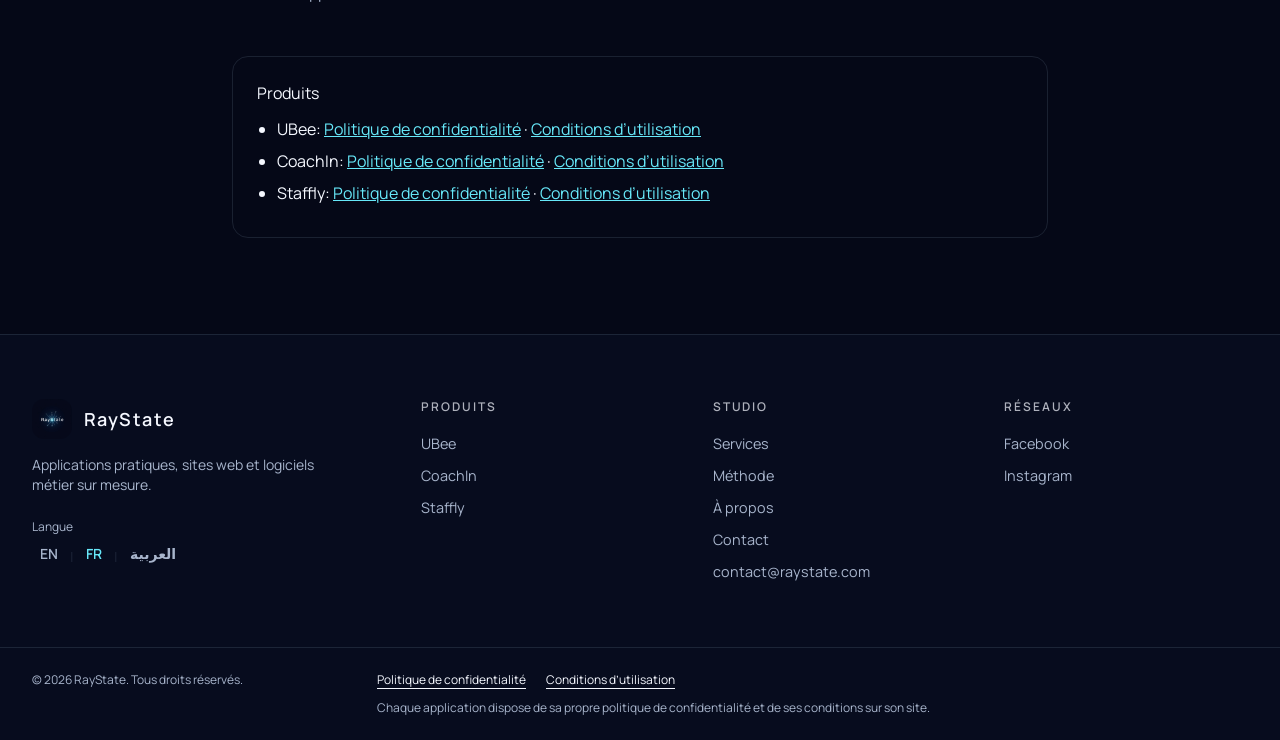
<file: fr/privacy-policy/index.html>
<!doctype html>
<html lang="fr" dir="ltr">
<head>
<meta charset="utf-8">
<meta name="viewport" content="width=device-width, initial-scale=1">
<title>Politique de confidentialité — RayState</title>
<meta name="description" content="Politique de confidentialité · RayState · Laissaoui Mohammed Lotfi">
<meta name="theme-color" content="#050817">
<meta name="author" content="RayState">
<link rel="canonical" href="https://raystate.com/fr/privacy-policy/">
<link rel="alternate" hreflang="en" href="https://raystate.com/privacy-policy/">
<link rel="alternate" hreflang="fr" href="https://raystate.com/fr/privacy-policy/">
<link rel="alternate" hreflang="ar" href="https://raystate.com/ar/privacy-policy/">
<link rel="alternate" hreflang="x-default" href="https://raystate.com/privacy-policy/">
<meta property="og:title" content="Politique de confidentialité — RayState">
<meta property="og:description" content="Politique de confidentialité · RayState · Laissaoui Mohammed Lotfi">
<meta property="og:type" content="website">
<meta property="og:url" content="https://raystate.com/fr/privacy-policy/">
<meta property="og:locale" content="fr_FR">
<meta property="og:image" content="https://raystate.com/assets/raystate-banner.webp">
<meta name="twitter:card" content="summary_large_image">
<meta name="twitter:title" content="Politique de confidentialité — RayState">
<meta name="twitter:description" content="Politique de confidentialité · RayState · Laissaoui Mohammed Lotfi">
<meta name="twitter:image" content="https://raystate.com/assets/raystate-banner.webp">
<script type="application/ld+json">{"@context": "https://schema.org", "@graph": [{"@type": "Organization", "@id": "https://raystate.com/#org", "name": "RayState", "url": "https://raystate.com", "email": "contact@raystate.com", "logo": "https://raystate.com/assets/raystate-mark.jpg", "sameAs": ["https://www.facebook.com/raystate.tech/", "https://www.instagram.com/raystate.dev/"]}, {"@type": "WebPage", "name": "Politique de confidentialité — RayState", "url": "https://raystate.com/fr/privacy-policy/", "inLanguage": "fr", "publisher": {"@id": "https://raystate.com/#org"}}]}</script>
<link rel="icon" href="../../assets/favicon.ico">
<link rel="stylesheet" href="../../assets/styles.css">
<script src="../../assets/script.js" defer></script>
</head>
<body>
<div class=""><a href="#main" class="skip-link">Aller au contenu</a><header class="fixed inset-x-0 top-0 z-50 transition-colors duration-300 border-b border-transparent"><div class="container-x flex h-16 items-center justify-between gap-4 lg:h-20"><a href="../../fr/#top" class="flex items-center gap-3" aria-label="Accueil RayState"><img src="../../assets/raystate-mark.jpg" alt="" width="40" height="40" class="size-10 rounded-lg ring-1 ring-border"/><span dir="ltr" class="text-lg font-semibold tracking-[0.08em] text-foreground">RayState</span></a><nav aria-label="Navigation principale" class="hidden lg:block"><ul class="flex items-center gap-1"><li><a href="../../fr/#products" class="nav-link ">Produits</a></li><li><a href="../../fr/#services" class="nav-link ">Services</a></li><li><a href="../../fr/#approach" class="nav-link ">Méthode</a></li><li><a href="../../fr/#about" class="nav-link ">À propos</a></li><li><a href="../../fr/#contact" class="nav-link ">Contact</a></li></ul>
</nav>
<div class="hidden items-center gap-3 lg:flex"><nav class="language-switch" aria-label="Choisir la langue"><a href="../../privacy-policy/" hreflang="en" lang="en">EN</a><span aria-hidden="true">|</span><a href="../../fr/privacy-policy/" hreflang="fr" lang="fr" aria-current="true">FR</a><span aria-hidden="true">|</span><a href="../../ar/privacy-policy/" hreflang="ar" lang="ar">العربية</a></nav>
<a href="mailto:contact@raystate.com?subject=Nouvelle%20demande%20de%20projet" class="btn btn-primary">Lancer un projet</a></div><details class="mobile-nav"><summary aria-label="Ouvrir le menu"><svg aria-hidden="true" viewBox="0 0 24 24" fill="none" stroke="currentColor" stroke-width="2"><path d="M4 6h16M4 12h16M4 18h16"/></svg></summary><div class="mobile-panel"><nav aria-label="Navigation principale"><a class="nav-link" href="../../fr/#products">Produits</a><a class="nav-link" href="../../fr/#services">Services</a><a class="nav-link" href="../../fr/#approach">Méthode</a><a class="nav-link" href="../../fr/#about">À propos</a><a class="nav-link" href="../../fr/#contact">Contact</a></nav>
<nav class="language-switch" aria-label="Choisir la langue"><a href="../../privacy-policy/" hreflang="en" lang="en">EN</a><span aria-hidden="true">|</span><a href="../../fr/privacy-policy/" hreflang="fr" lang="fr" aria-current="true">FR</a><span aria-hidden="true">|</span><a href="../../ar/privacy-policy/" hreflang="ar" lang="ar">العربية</a></nav>
<a class="btn btn-primary" href="mailto:contact@raystate.com?subject=Nouvelle%20demande%20de%20projet">Lancer un projet</a></div></details></div></header>

<main id="main" class="container-x legal-main"><a class="back-link" href="../../fr/">← Retour à RayState</a><h1>Politique de confidentialité</h1>
<p class="legal-meta">Date du document: <time datetime="2026-10-22">2026-10-22</time><br>Éditeur: <bdi dir="ltr">Laissaoui Mohammed Lotfi</bdi> · Algérie<br><a href="mailto:contact@raystate.com" dir="ltr">contact@raystate.com</a></p>
<nav class="legal-toc" aria-label="Sur cette page"><h2>Sur cette page</h2>
<ol><li><a href="#section-1">Éditeur et portée</a></li><li><a href="#section-2">Consultation du site</a></li><li><a href="#section-3">Nous contacter</a></li><li><a href="#section-4">Google Maps et destinations externes</a></li><li><a href="#section-5">Partage et traitements internationaux</a></li><li><a href="#section-6">Conservation et sécurité</a></li><li><a href="#section-7">Choix et demandes</a></li><li><a href="#section-8">Mises à jour et politiques des produits</a></li></ol>
</nav>
<article class="legal-content"><h2 id="section-1">1. Éditeur et portée</h2>

<p>RayState est le site du studio logiciel exploité par Laissaoui Mohammed Lotfi, établi en Algérie. Pour toute question sur la confidentialité : <a href="mailto:contact@raystate.com">contact@raystate.com</a>. Cette politique concerne https://raystate.com, les demandes de projet et les communications qui nous sont adressées. Elle ne remplace pas les politiques propres à UBee, CoachIn ou Staffly.</p>

<h2 id="section-2">2. Consultation du site</h2>

<p>Ce site d’information est hébergé sur GitHub Pages. GitHub traite des informations de connexion, notamment les adresses IP, pour fournir le site et contribuer à sa sécurité. Ses propres pratiques de conservation et sa politique s’appliquent à ce traitement. Consultez la <a href="https://docs.github.com/en/site-policy/privacy-policies/github-general-privacy-statement">déclaration de confidentialité de GitHub</a>.</p>

<p>Les images, polices, styles et scripts sont servis localement. Nous n’avons installé ni outil d’analyse d’audience, ni SDK publicitaire, ni inscription à un compte, ni service de formulaire de contact. Le code de notre site ne dépose pas de cookies, n’utilise pas le stockage du navigateur et ne demande pas la position de votre appareil. La carte Google intégrée est un service tiers distinct, décrit ci-dessous.</p>

<h2 id="section-3">3. Nous contacter</h2>

<p>Un lien de courriel ouvre votre application de messagerie. L’envoi ne se produit que si vous le décidez. Nous recevons votre adresse, votre message, ses pièces jointes et les noms ou détails de projet que vous fournissez. Nos prestataires de messagerie traitent les messages pour les acheminer, les conserver et les protéger.</p>

<p>Nous utilisons ces échanges pour répondre, examiner les besoins, préparer des propositions, gérer une relation convenue et traiter les réclamations ou obligations légales. Selon les règles applicables, le fondement peut être une démarche précontractuelle demandée, l’exécution d’un contrat, notre intérêt légitime à répondre et sécuriser les échanges, ou une obligation légale. N’envoyez pas de mots de passe, de données de carte bancaire ni de dossiers sensibles inutiles.</p>

<h2 id="section-4">4. Google Maps et destinations externes</h2>

<p>La rubrique contact intègre une carte Google Maps centrée sur notre localisation publiée. Le cadre demande un chargement différé ; votre navigateur décide du moment du chargement et peut le déclencher avant que la carte soit visible. Aucun clic préalable n’est requis. Lorsqu’elle se charge, elle se connecte à Google et peut transmettre votre adresse IP, des informations sur le navigateur ou l’appareil et des informations de provenance. Google peut utiliser des cookies ou d’autres identifiants selon ses réglages et politiques. Le blocage par votre navigateur peut empêcher son affichage ; un lien direct reste disponible.</p>

<p>Notre page ne demande pas votre position actuelle. Si vous ouvrez Google Maps et utilisez un itinéraire ou une fonction de localisation, les autorisations et pratiques de Google s’appliquent. Consultez la <a href="https://policies.google.com/privacy">politique de confidentialité de Google</a>. Les liens Google Play, Facebook, Instagram et les sites produits conduisent également vers des services régis par leurs propres politiques. Le QR du site est une image locale pointant vers RayState, sans service de suivi QR en ligne fourni par nous.</p>

<h2 id="section-5">5. Partage et traitements internationaux</h2>

<p>L’accès aux échanges est limité aux personnes et prestataires qui en ont besoin pour les finalités décrites. Une communication peut intervenir pour respecter la loi, protéger des droits légitimes ou réaliser un projet convenu. Nous ne vendons pas les informations reçues par les demandes. Les prestataires d’hébergement, de messagerie et de cartographie peuvent traiter des informations hors de votre pays ; leurs dispositions et les garanties légales applicables encadrent ces transferts. Nous ne prétendons pas que tous les traitements ont lieu en Algérie.</p>

<h2 id="section-6">6. Conservation et sécurité</h2>

<p>Nous conservons les échanges et documents de projet pendant la durée raisonnablement nécessaire à la demande, à la relation, aux obligations de conservation et aux réclamations juridiques, puis les supprimons ou les anonymisons selon le cas. Les journaux, sauvegardes et services tiers suivent leurs propres dispositions. Aucune durée universelle fixe ni suppression instantanée des sauvegardes n’est promise. Nous appliquons des mesures raisonnables de contrôle d’accès et de sécurité, sans garantir une sécurité absolue du site ou du courriel.</p>

<h2 id="section-7">7. Choix et demandes</h2>

<p>Selon le droit applicable, vous pouvez disposer de droits d’accès, de rectification, d’effacement, de limitation, d’opposition, de portabilité, de retrait du consentement lorsqu’il est pertinent, et de réclamation auprès d’une autorité compétente. Écrivez à <a href="mailto:contact@raystate.com">contact@raystate.com</a>. Une vérification proportionnée peut être demandée et nous répondrons selon les exigences applicables. Nous ne pouvons effacer les informations détenues indépendamment par Google, GitHub ou votre messagerie ; utilisez aussi leurs outils.</p>

<p>Ce site s’adresse aux personnes recherchant des informations sur nos produits ou services professionnels. Il n’est pas conçu pour recueillir les données personnelles d’enfants. Contactez-nous si vous pensez qu’un enfant nous a transmis des informations afin que nous examinions les mesures appropriées.</p>

<h2 id="section-8">8. Mises à jour et politiques des produits</h2>

<p>Les modifications porteront une nouvelle date de document. Une information complémentaire sera fournie lorsque nécessaire. Chaque application possède ses propres pratiques et documents juridiques, accessibles ci-dessous. Une demande sur le site ne nous donne pas accès aux bases de données des applications conservées sur votre appareil.</p>
</article>
<aside class="legal-products"><h2>Produits</h2>
<ul><li><bdi dir="ltr">UBee</bdi>: <a href="https://ubee.raystate.com/legal/fr/privacy-policy/">Politique de confidentialité</a> · <a href="https://ubee.raystate.com/legal/fr/terms-of-use/">Conditions d’utilisation</a></li><li><bdi dir="ltr">CoachIn</bdi>: <a href="https://coachin.raystate.com/fr/privacy-policy/">Politique de confidentialité</a> · <a href="https://coachin.raystate.com/fr/terms-of-use/">Conditions d’utilisation</a></li><li><bdi dir="ltr">Staffly</bdi>: <a href="https://staffly.raystate.com/fr/privacy-policy/">Politique de confidentialité</a> · <a href="https://staffly.raystate.com/fr/terms-of-use/">Conditions d’utilisation</a></li></ul>
</aside></main>
<footer class="border-t border-border bg-surface-2/60"><div class="container-x grid gap-12 py-16 md:grid-cols-2 lg:grid-cols-[1.4fr_1fr_1fr_1fr]"><div><div class="flex items-center gap-3"><img src="../../assets/raystate-mark.jpg" alt="" width="40" height="40" loading="lazy" class="size-10 rounded-lg"/><span dir="ltr" class="text-lg font-semibold tracking-[0.08em] text-foreground">RayState</span></div><p class="mt-4 max-w-xs text-sm text-muted-foreground">Applications pratiques, sites web et logiciels métier sur mesure.</p>
<p class="mt-6 text-xs text-muted-foreground">Langue</p>
<nav class="language-switch" aria-label="Choisir la langue"><a href="../../privacy-policy/" hreflang="en" lang="en">EN</a><span aria-hidden="true">|</span><a href="../../fr/privacy-policy/" hreflang="fr" lang="fr" aria-current="true">FR</a><span aria-hidden="true">|</span><a href="../../ar/privacy-policy/" hreflang="ar" lang="ar">العربية</a></nav>
</div><div><h2 class="text-xs font-semibold uppercase tracking-[0.16em] text-foreground/70">Produits</h2>
<ul class="mt-4 grid gap-2"><li><a href="https://ubee.raystate.com" target="_blank" rel="noopener" class="footer-link" dir="ltr">UBee</a></li><li><a href="https://coachin.raystate.com" target="_blank" rel="noopener" class="footer-link" dir="ltr">CoachIn</a></li><li><a href="https://staffly.raystate.com" target="_blank" rel="noopener" class="footer-link" dir="ltr">Staffly</a></li></ul>
</div><div><h2 class="text-xs font-semibold uppercase tracking-[0.16em] text-foreground/70">Studio</h2>
<ul class="mt-4 grid gap-2"><li><a href="../../fr/#services" class="footer-link">Services</a></li><li><a href="../../fr/#approach" class="footer-link">Méthode</a></li><li><a href="../../fr/#about" class="footer-link">À propos</a></li><li><a href="../../fr/#contact" class="footer-link">Contact</a></li><li><a href="mailto:contact@raystate.com" class="footer-link"><bdi dir="ltr" class="inline-block">contact@raystate.com</bdi></a></li></ul>
</div><div><h2 class="text-xs font-semibold uppercase tracking-[0.16em] text-foreground/70">Réseaux</h2>
<ul class="mt-4 grid gap-2"><li><a href="https://www.facebook.com/raystate.tech/" target="_blank" rel="noopener" class="footer-link">Facebook</a></li><li><a href="https://www.instagram.com/raystate.dev/" target="_blank" rel="noopener" class="footer-link">Instagram</a></li></ul>
</div></div><div class="container-x flex flex-col gap-2 border-t border-border py-6 text-xs text-muted-foreground sm:flex-row sm:justify-between"><p>© <span dir="ltr">2026 RayState</span>. Tous droits réservés.</p>
<div class="legal-footer"><a href="../../fr/privacy-policy/">Politique de confidentialité</a><a href="../../fr/terms-of-use/">Conditions d’utilisation</a><p>Chaque application dispose de sa propre politique de confidentialité et de ses conditions sur son site.</p>
</div></div></footer>
</div>

</body>
</html>
</file>
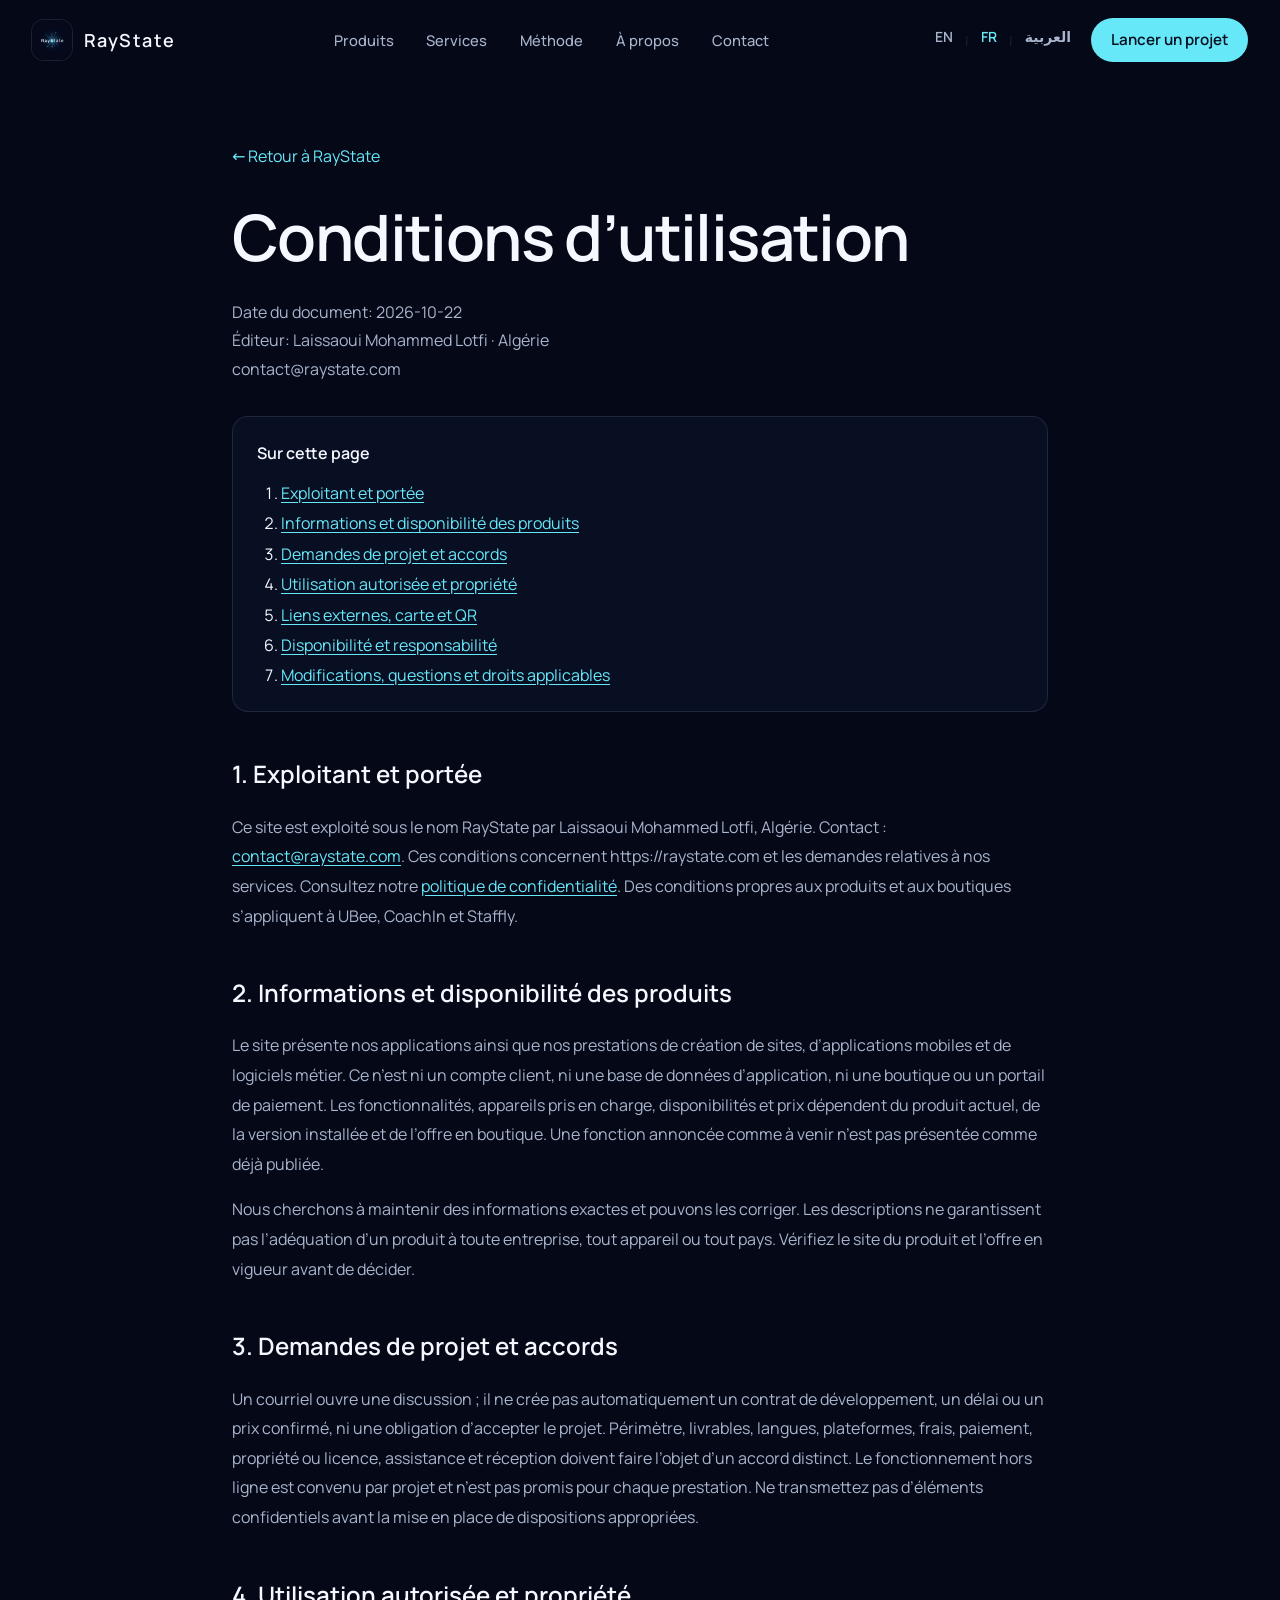
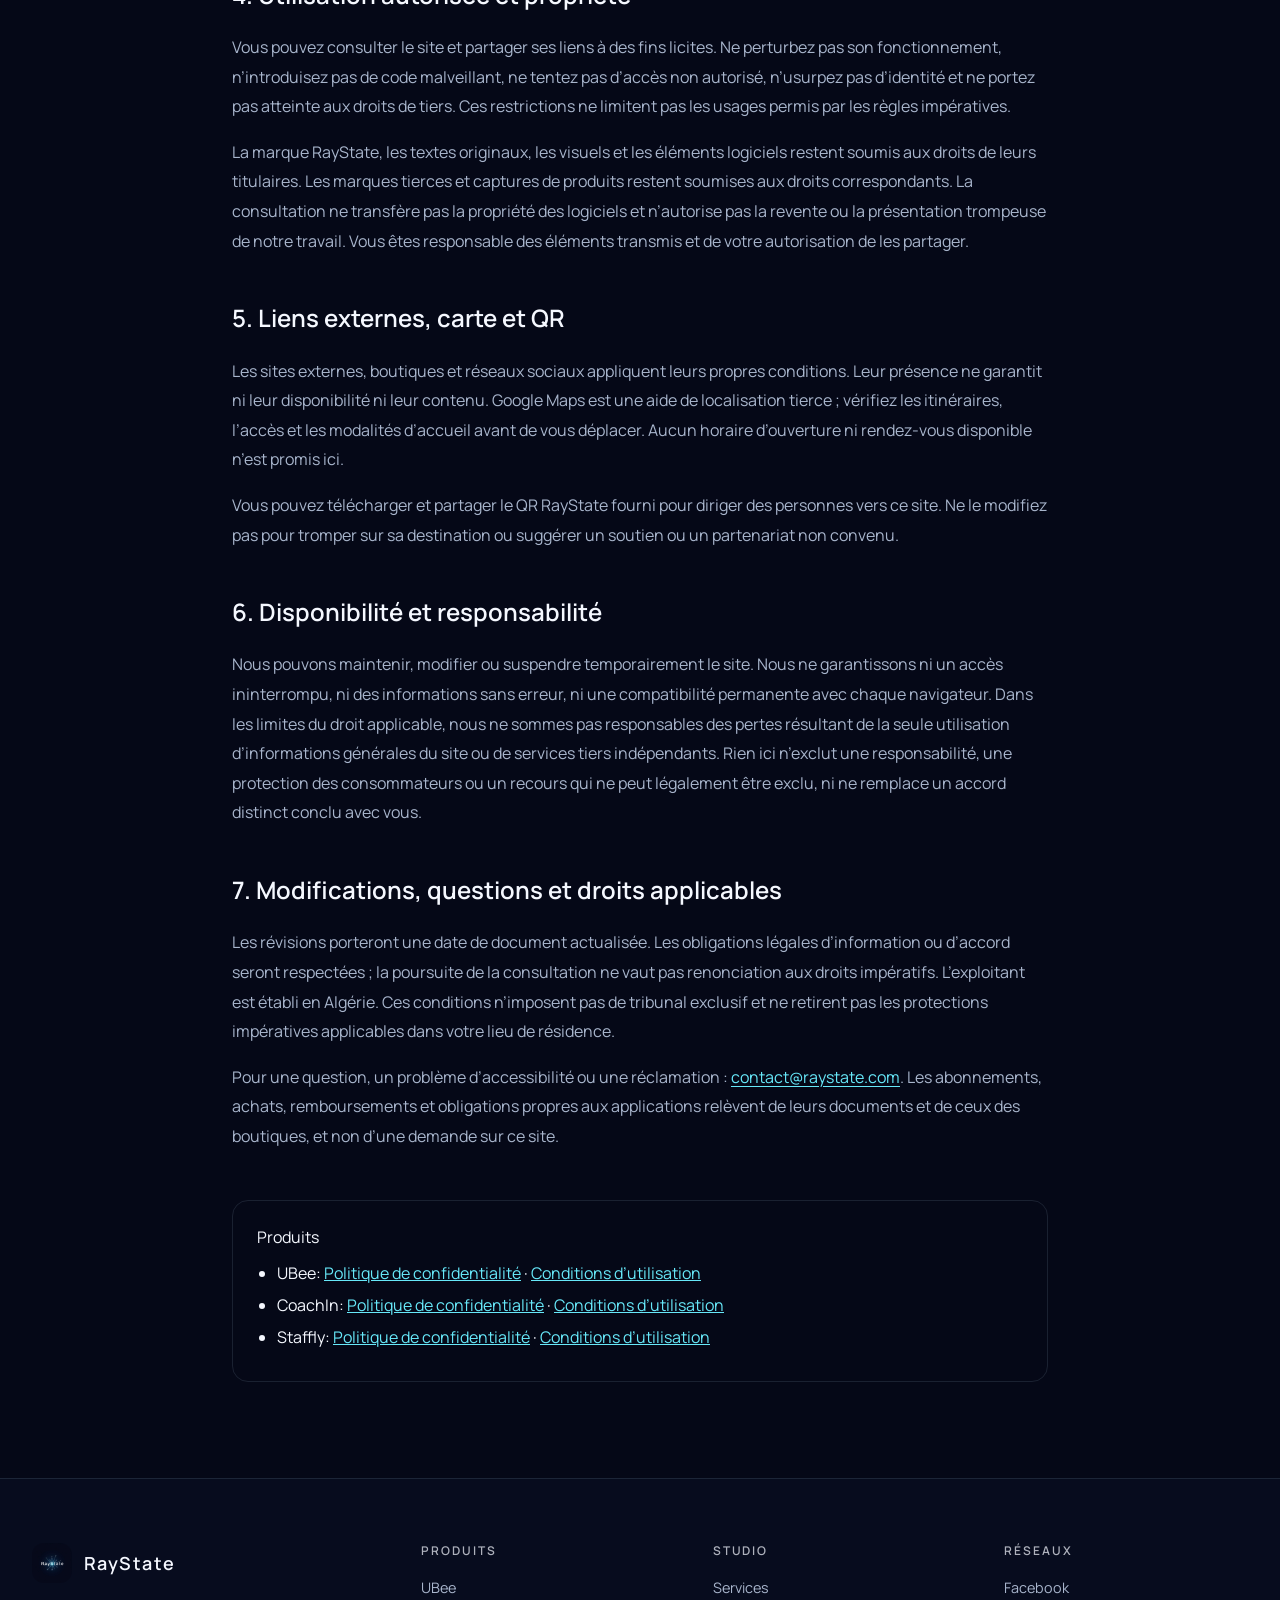
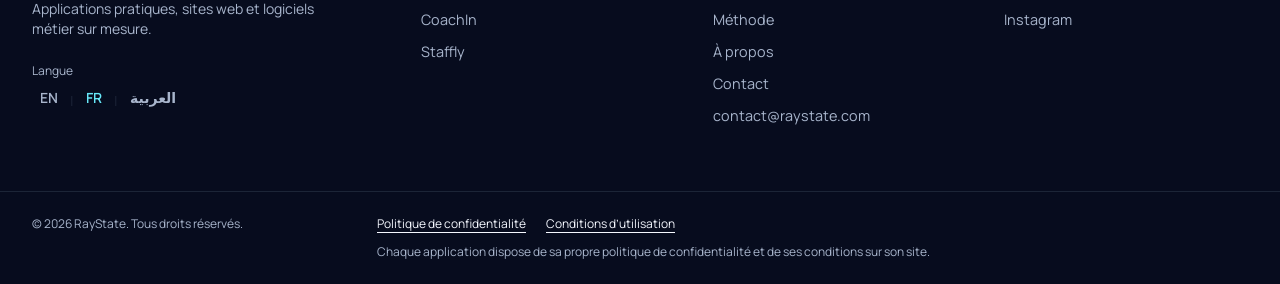
<file: fr/terms-of-use/index.html>
<!doctype html>
<html lang="fr" dir="ltr">
<head>
<meta charset="utf-8">
<meta name="viewport" content="width=device-width, initial-scale=1">
<title>Conditions d’utilisation — RayState</title>
<meta name="description" content="Conditions d’utilisation · RayState · Laissaoui Mohammed Lotfi">
<meta name="theme-color" content="#050817">
<meta name="author" content="RayState">
<link rel="canonical" href="https://raystate.com/fr/terms-of-use/">
<link rel="alternate" hreflang="en" href="https://raystate.com/terms-of-use/">
<link rel="alternate" hreflang="fr" href="https://raystate.com/fr/terms-of-use/">
<link rel="alternate" hreflang="ar" href="https://raystate.com/ar/terms-of-use/">
<link rel="alternate" hreflang="x-default" href="https://raystate.com/terms-of-use/">
<meta property="og:title" content="Conditions d’utilisation — RayState">
<meta property="og:description" content="Conditions d’utilisation · RayState · Laissaoui Mohammed Lotfi">
<meta property="og:type" content="website">
<meta property="og:url" content="https://raystate.com/fr/terms-of-use/">
<meta property="og:locale" content="fr_FR">
<meta property="og:image" content="https://raystate.com/assets/raystate-banner.webp">
<meta name="twitter:card" content="summary_large_image">
<meta name="twitter:title" content="Conditions d’utilisation — RayState">
<meta name="twitter:description" content="Conditions d’utilisation · RayState · Laissaoui Mohammed Lotfi">
<meta name="twitter:image" content="https://raystate.com/assets/raystate-banner.webp">
<script type="application/ld+json">{"@context": "https://schema.org", "@graph": [{"@type": "Organization", "@id": "https://raystate.com/#org", "name": "RayState", "url": "https://raystate.com", "email": "contact@raystate.com", "logo": "https://raystate.com/assets/raystate-mark.jpg", "sameAs": ["https://www.facebook.com/raystate.tech/", "https://www.instagram.com/raystate.dev/"]}, {"@type": "WebPage", "name": "Conditions d’utilisation — RayState", "url": "https://raystate.com/fr/terms-of-use/", "inLanguage": "fr", "publisher": {"@id": "https://raystate.com/#org"}}]}</script>
<link rel="icon" href="../../assets/favicon.ico">
<link rel="stylesheet" href="../../assets/styles.css">
<script src="../../assets/script.js" defer></script>
</head>
<body>
<div class=""><a href="#main" class="skip-link">Aller au contenu</a><header class="fixed inset-x-0 top-0 z-50 transition-colors duration-300 border-b border-transparent"><div class="container-x flex h-16 items-center justify-between gap-4 lg:h-20"><a href="../../fr/#top" class="flex items-center gap-3" aria-label="Accueil RayState"><img src="../../assets/raystate-mark.jpg" alt="" width="40" height="40" class="size-10 rounded-lg ring-1 ring-border"/><span dir="ltr" class="text-lg font-semibold tracking-[0.08em] text-foreground">RayState</span></a><nav aria-label="Navigation principale" class="hidden lg:block"><ul class="flex items-center gap-1"><li><a href="../../fr/#products" class="nav-link ">Produits</a></li><li><a href="../../fr/#services" class="nav-link ">Services</a></li><li><a href="../../fr/#approach" class="nav-link ">Méthode</a></li><li><a href="../../fr/#about" class="nav-link ">À propos</a></li><li><a href="../../fr/#contact" class="nav-link ">Contact</a></li></ul>
</nav>
<div class="hidden items-center gap-3 lg:flex"><nav class="language-switch" aria-label="Choisir la langue"><a href="../../terms-of-use/" hreflang="en" lang="en">EN</a><span aria-hidden="true">|</span><a href="../../fr/terms-of-use/" hreflang="fr" lang="fr" aria-current="true">FR</a><span aria-hidden="true">|</span><a href="../../ar/terms-of-use/" hreflang="ar" lang="ar">العربية</a></nav>
<a href="mailto:contact@raystate.com?subject=Nouvelle%20demande%20de%20projet" class="btn btn-primary">Lancer un projet</a></div><details class="mobile-nav"><summary aria-label="Ouvrir le menu"><svg aria-hidden="true" viewBox="0 0 24 24" fill="none" stroke="currentColor" stroke-width="2"><path d="M4 6h16M4 12h16M4 18h16"/></svg></summary><div class="mobile-panel"><nav aria-label="Navigation principale"><a class="nav-link" href="../../fr/#products">Produits</a><a class="nav-link" href="../../fr/#services">Services</a><a class="nav-link" href="../../fr/#approach">Méthode</a><a class="nav-link" href="../../fr/#about">À propos</a><a class="nav-link" href="../../fr/#contact">Contact</a></nav>
<nav class="language-switch" aria-label="Choisir la langue"><a href="../../terms-of-use/" hreflang="en" lang="en">EN</a><span aria-hidden="true">|</span><a href="../../fr/terms-of-use/" hreflang="fr" lang="fr" aria-current="true">FR</a><span aria-hidden="true">|</span><a href="../../ar/terms-of-use/" hreflang="ar" lang="ar">العربية</a></nav>
<a class="btn btn-primary" href="mailto:contact@raystate.com?subject=Nouvelle%20demande%20de%20projet">Lancer un projet</a></div></details></div></header>

<main id="main" class="container-x legal-main"><a class="back-link" href="../../fr/">← Retour à RayState</a><h1>Conditions d’utilisation</h1>
<p class="legal-meta">Date du document: <time datetime="2026-10-22">2026-10-22</time><br>Éditeur: <bdi dir="ltr">Laissaoui Mohammed Lotfi</bdi> · Algérie<br><a href="mailto:contact@raystate.com" dir="ltr">contact@raystate.com</a></p>
<nav class="legal-toc" aria-label="Sur cette page"><h2>Sur cette page</h2>
<ol><li><a href="#section-1">Exploitant et portée</a></li><li><a href="#section-2">Informations et disponibilité des produits</a></li><li><a href="#section-3">Demandes de projet et accords</a></li><li><a href="#section-4">Utilisation autorisée et propriété</a></li><li><a href="#section-5">Liens externes, carte et QR</a></li><li><a href="#section-6">Disponibilité et responsabilité</a></li><li><a href="#section-7">Modifications, questions et droits applicables</a></li></ol>
</nav>
<article class="legal-content"><h2 id="section-1">1. Exploitant et portée</h2>

<p>Ce site est exploité sous le nom RayState par Laissaoui Mohammed Lotfi, Algérie. Contact : <a href="mailto:contact@raystate.com">contact@raystate.com</a>. Ces conditions concernent https://raystate.com et les demandes relatives à nos services. Consultez notre <a href="../privacy-policy/">politique de confidentialité</a>. Des conditions propres aux produits et aux boutiques s’appliquent à UBee, CoachIn et Staffly.</p>

<h2 id="section-2">2. Informations et disponibilité des produits</h2>

<p>Le site présente nos applications ainsi que nos prestations de création de sites, d’applications mobiles et de logiciels métier. Ce n’est ni un compte client, ni une base de données d’application, ni une boutique ou un portail de paiement. Les fonctionnalités, appareils pris en charge, disponibilités et prix dépendent du produit actuel, de la version installée et de l’offre en boutique. Une fonction annoncée comme à venir n’est pas présentée comme déjà publiée.</p>

<p>Nous cherchons à maintenir des informations exactes et pouvons les corriger. Les descriptions ne garantissent pas l’adéquation d’un produit à toute entreprise, tout appareil ou tout pays. Vérifiez le site du produit et l’offre en vigueur avant de décider.</p>

<h2 id="section-3">3. Demandes de projet et accords</h2>

<p>Un courriel ouvre une discussion ; il ne crée pas automatiquement un contrat de développement, un délai ou un prix confirmé, ni une obligation d’accepter le projet. Périmètre, livrables, langues, plateformes, frais, paiement, propriété ou licence, assistance et réception doivent faire l’objet d’un accord distinct. Le fonctionnement hors ligne est convenu par projet et n’est pas promis pour chaque prestation. Ne transmettez pas d’éléments confidentiels avant la mise en place de dispositions appropriées.</p>

<h2 id="section-4">4. Utilisation autorisée et propriété</h2>

<p>Vous pouvez consulter le site et partager ses liens à des fins licites. Ne perturbez pas son fonctionnement, n’introduisez pas de code malveillant, ne tentez pas d’accès non autorisé, n’usurpez pas d’identité et ne portez pas atteinte aux droits de tiers. Ces restrictions ne limitent pas les usages permis par les règles impératives.</p>

<p>La marque RayState, les textes originaux, les visuels et les éléments logiciels restent soumis aux droits de leurs titulaires. Les marques tierces et captures de produits restent soumises aux droits correspondants. La consultation ne transfère pas la propriété des logiciels et n’autorise pas la revente ou la présentation trompeuse de notre travail. Vous êtes responsable des éléments transmis et de votre autorisation de les partager.</p>

<h2 id="section-5">5. Liens externes, carte et QR</h2>

<p>Les sites externes, boutiques et réseaux sociaux appliquent leurs propres conditions. Leur présence ne garantit ni leur disponibilité ni leur contenu. Google Maps est une aide de localisation tierce ; vérifiez les itinéraires, l’accès et les modalités d’accueil avant de vous déplacer. Aucun horaire d’ouverture ni rendez-vous disponible n’est promis ici.</p>

<p>Vous pouvez télécharger et partager le QR RayState fourni pour diriger des personnes vers ce site. Ne le modifiez pas pour tromper sur sa destination ou suggérer un soutien ou un partenariat non convenu.</p>

<h2 id="section-6">6. Disponibilité et responsabilité</h2>

<p>Nous pouvons maintenir, modifier ou suspendre temporairement le site. Nous ne garantissons ni un accès ininterrompu, ni des informations sans erreur, ni une compatibilité permanente avec chaque navigateur. Dans les limites du droit applicable, nous ne sommes pas responsables des pertes résultant de la seule utilisation d’informations générales du site ou de services tiers indépendants. Rien ici n’exclut une responsabilité, une protection des consommateurs ou un recours qui ne peut légalement être exclu, ni ne remplace un accord distinct conclu avec vous.</p>

<h2 id="section-7">7. Modifications, questions et droits applicables</h2>

<p>Les révisions porteront une date de document actualisée. Les obligations légales d’information ou d’accord seront respectées ; la poursuite de la consultation ne vaut pas renonciation aux droits impératifs. L’exploitant est établi en Algérie. Ces conditions n’imposent pas de tribunal exclusif et ne retirent pas les protections impératives applicables dans votre lieu de résidence.</p>

<p>Pour une question, un problème d’accessibilité ou une réclamation : <a href="mailto:contact@raystate.com">contact@raystate.com</a>. Les abonnements, achats, remboursements et obligations propres aux applications relèvent de leurs documents et de ceux des boutiques, et non d’une demande sur ce site.</p>
</article>
<aside class="legal-products"><h2>Produits</h2>
<ul><li><bdi dir="ltr">UBee</bdi>: <a href="https://ubee.raystate.com/legal/fr/privacy-policy/">Politique de confidentialité</a> · <a href="https://ubee.raystate.com/legal/fr/terms-of-use/">Conditions d’utilisation</a></li><li><bdi dir="ltr">CoachIn</bdi>: <a href="https://coachin.raystate.com/fr/privacy-policy/">Politique de confidentialité</a> · <a href="https://coachin.raystate.com/fr/terms-of-use/">Conditions d’utilisation</a></li><li><bdi dir="ltr">Staffly</bdi>: <a href="https://staffly.raystate.com/fr/privacy-policy/">Politique de confidentialité</a> · <a href="https://staffly.raystate.com/fr/terms-of-use/">Conditions d’utilisation</a></li></ul>
</aside></main>
<footer class="border-t border-border bg-surface-2/60"><div class="container-x grid gap-12 py-16 md:grid-cols-2 lg:grid-cols-[1.4fr_1fr_1fr_1fr]"><div><div class="flex items-center gap-3"><img src="../../assets/raystate-mark.jpg" alt="" width="40" height="40" loading="lazy" class="size-10 rounded-lg"/><span dir="ltr" class="text-lg font-semibold tracking-[0.08em] text-foreground">RayState</span></div><p class="mt-4 max-w-xs text-sm text-muted-foreground">Applications pratiques, sites web et logiciels métier sur mesure.</p>
<p class="mt-6 text-xs text-muted-foreground">Langue</p>
<nav class="language-switch" aria-label="Choisir la langue"><a href="../../terms-of-use/" hreflang="en" lang="en">EN</a><span aria-hidden="true">|</span><a href="../../fr/terms-of-use/" hreflang="fr" lang="fr" aria-current="true">FR</a><span aria-hidden="true">|</span><a href="../../ar/terms-of-use/" hreflang="ar" lang="ar">العربية</a></nav>
</div><div><h2 class="text-xs font-semibold uppercase tracking-[0.16em] text-foreground/70">Produits</h2>
<ul class="mt-4 grid gap-2"><li><a href="https://ubee.raystate.com" target="_blank" rel="noopener" class="footer-link" dir="ltr">UBee</a></li><li><a href="https://coachin.raystate.com" target="_blank" rel="noopener" class="footer-link" dir="ltr">CoachIn</a></li><li><a href="https://staffly.raystate.com" target="_blank" rel="noopener" class="footer-link" dir="ltr">Staffly</a></li></ul>
</div><div><h2 class="text-xs font-semibold uppercase tracking-[0.16em] text-foreground/70">Studio</h2>
<ul class="mt-4 grid gap-2"><li><a href="../../fr/#services" class="footer-link">Services</a></li><li><a href="../../fr/#approach" class="footer-link">Méthode</a></li><li><a href="../../fr/#about" class="footer-link">À propos</a></li><li><a href="../../fr/#contact" class="footer-link">Contact</a></li><li><a href="mailto:contact@raystate.com" class="footer-link"><bdi dir="ltr" class="inline-block">contact@raystate.com</bdi></a></li></ul>
</div><div><h2 class="text-xs font-semibold uppercase tracking-[0.16em] text-foreground/70">Réseaux</h2>
<ul class="mt-4 grid gap-2"><li><a href="https://www.facebook.com/raystate.tech/" target="_blank" rel="noopener" class="footer-link">Facebook</a></li><li><a href="https://www.instagram.com/raystate.dev/" target="_blank" rel="noopener" class="footer-link">Instagram</a></li></ul>
</div></div><div class="container-x flex flex-col gap-2 border-t border-border py-6 text-xs text-muted-foreground sm:flex-row sm:justify-between"><p>© <span dir="ltr">2026 RayState</span>. Tous droits réservés.</p>
<div class="legal-footer"><a href="../../fr/privacy-policy/">Politique de confidentialité</a><a href="../../fr/terms-of-use/">Conditions d’utilisation</a><p>Chaque application dispose de sa propre politique de confidentialité et de ses conditions sur son site.</p>
</div></div></footer>
</div>

</body>
</html>
</file>
